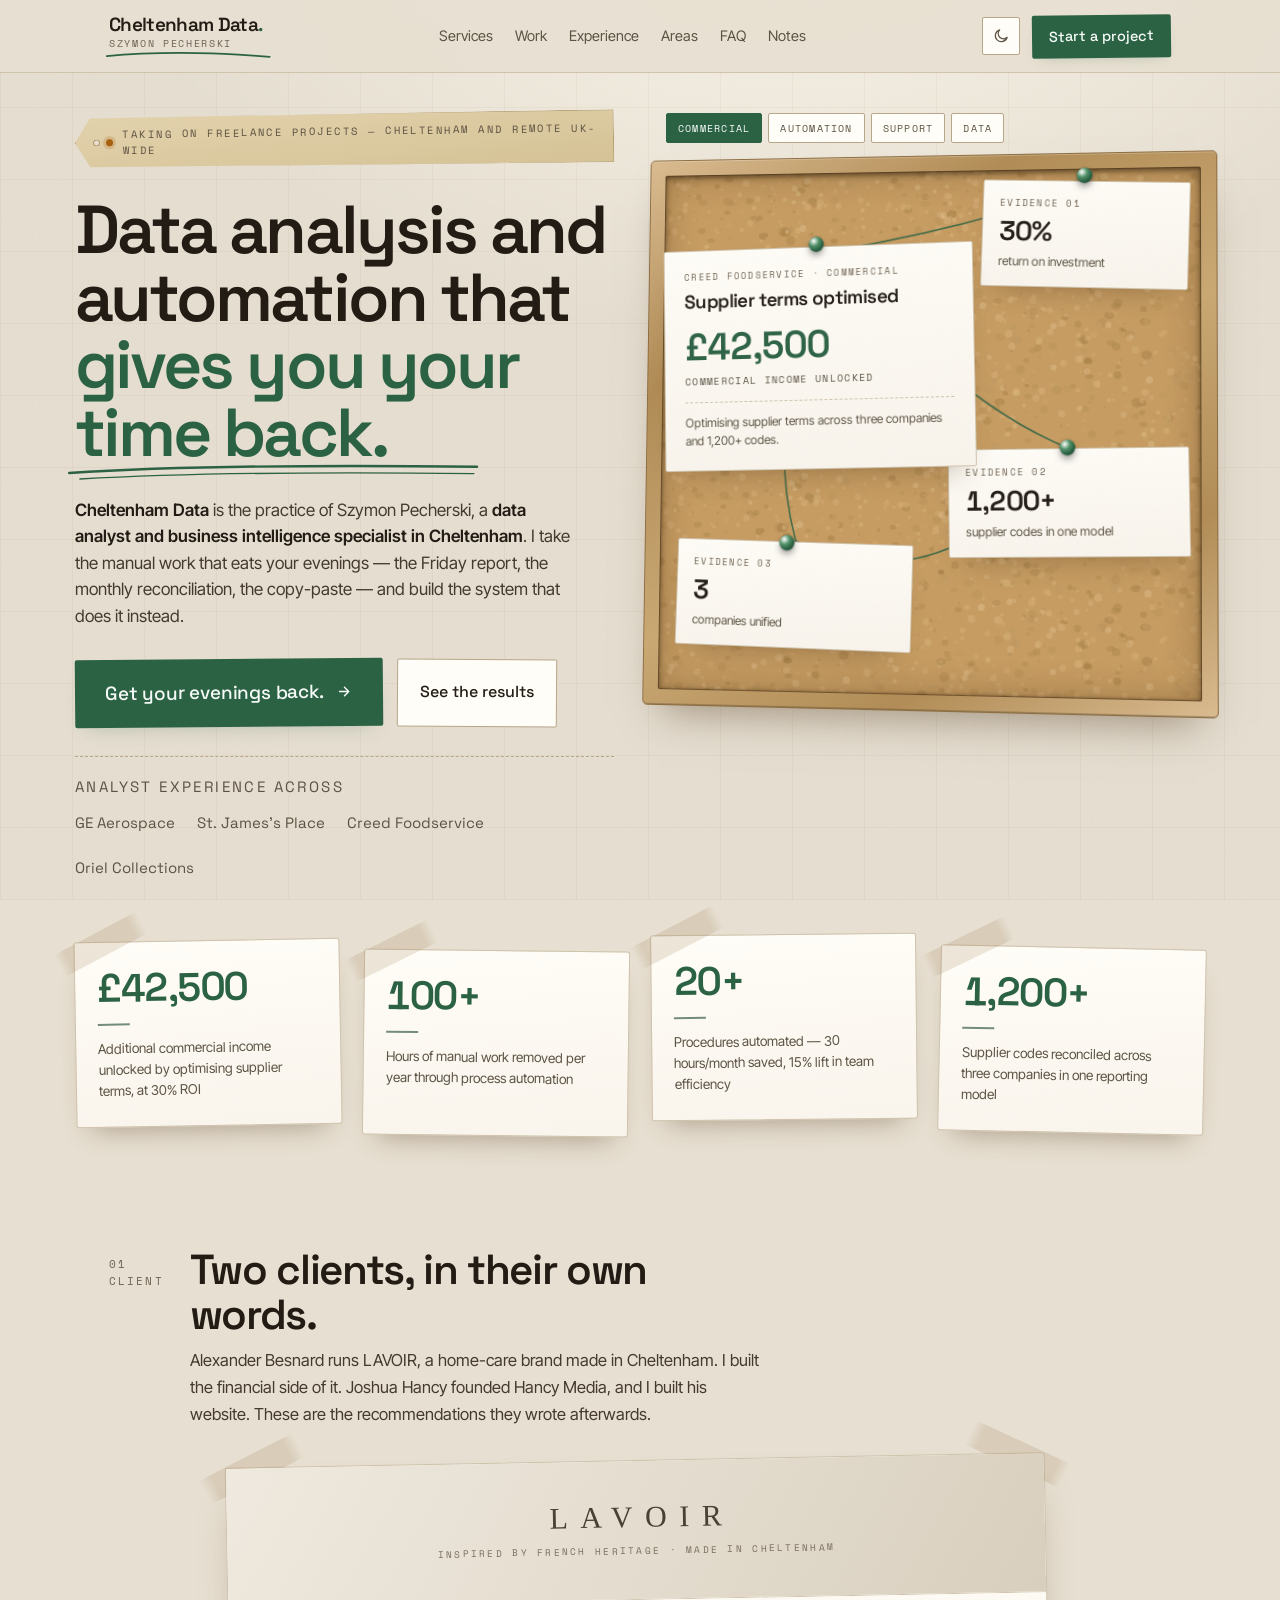
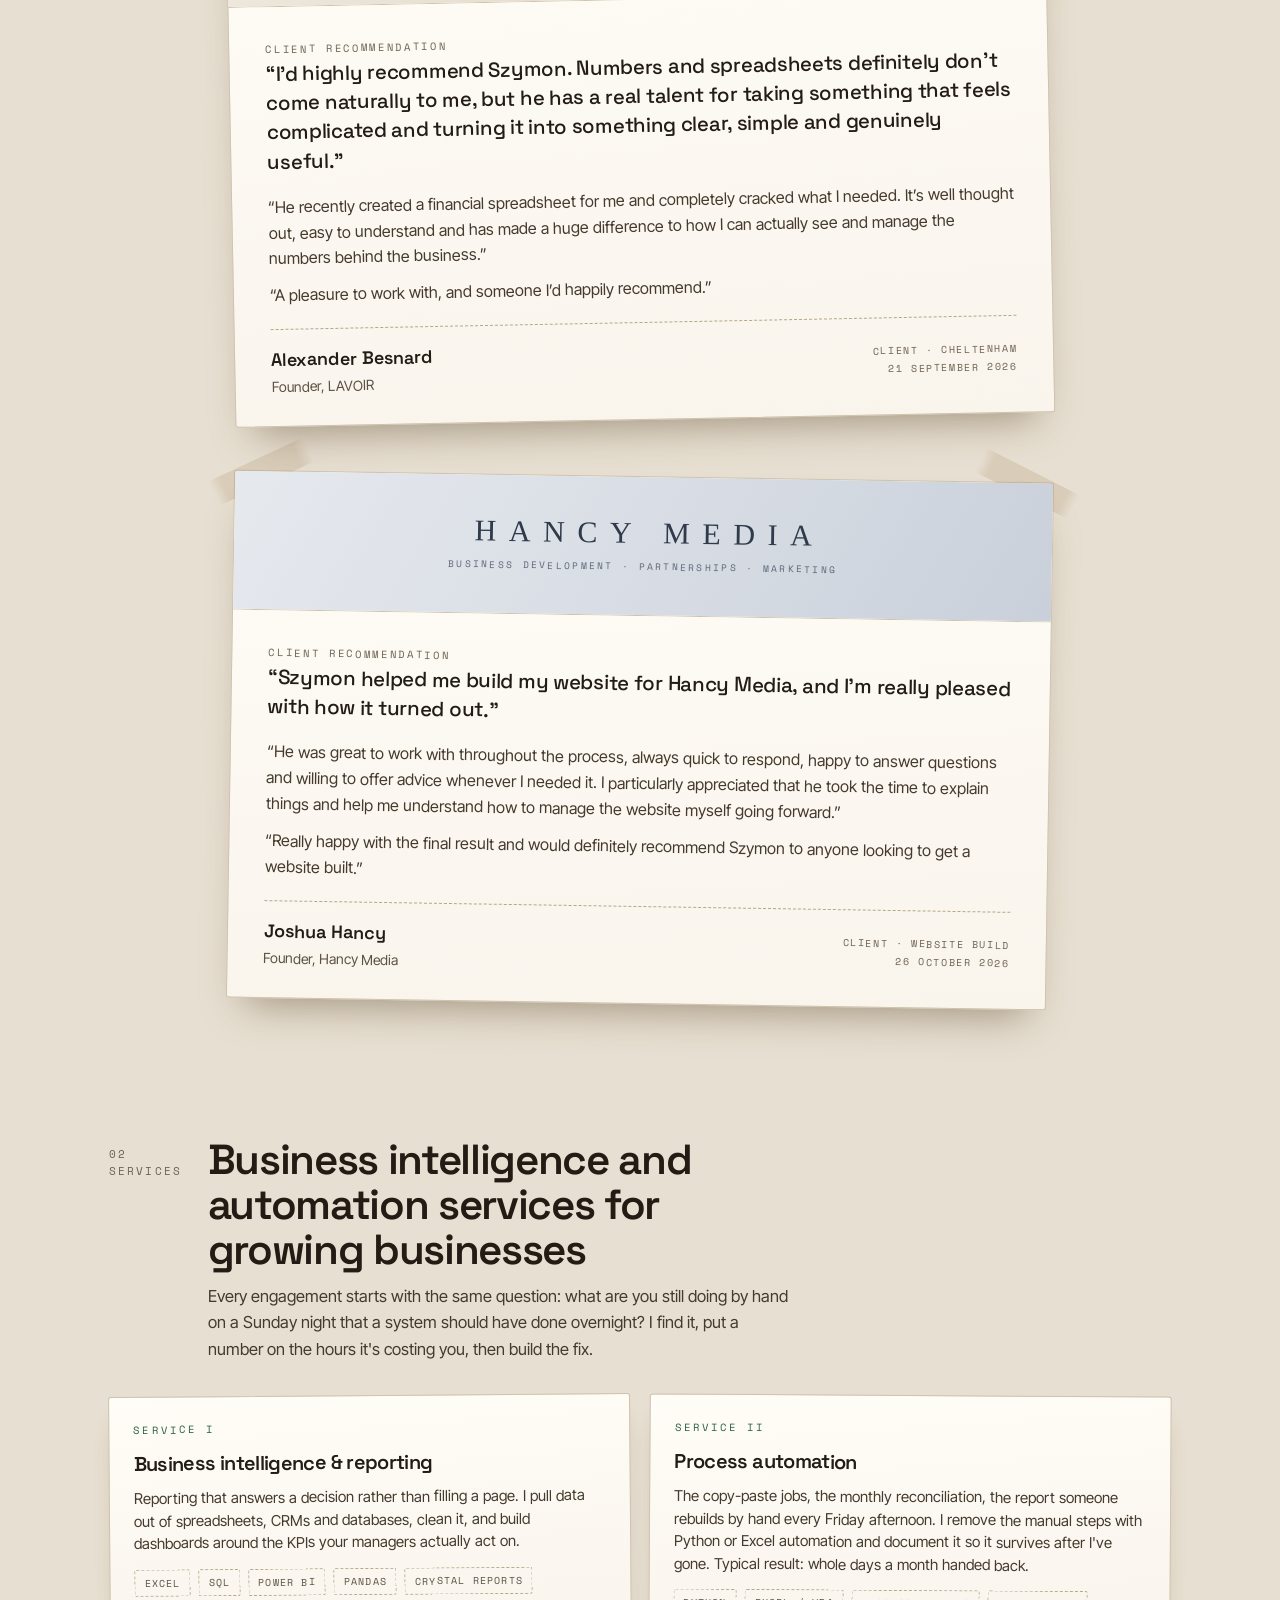
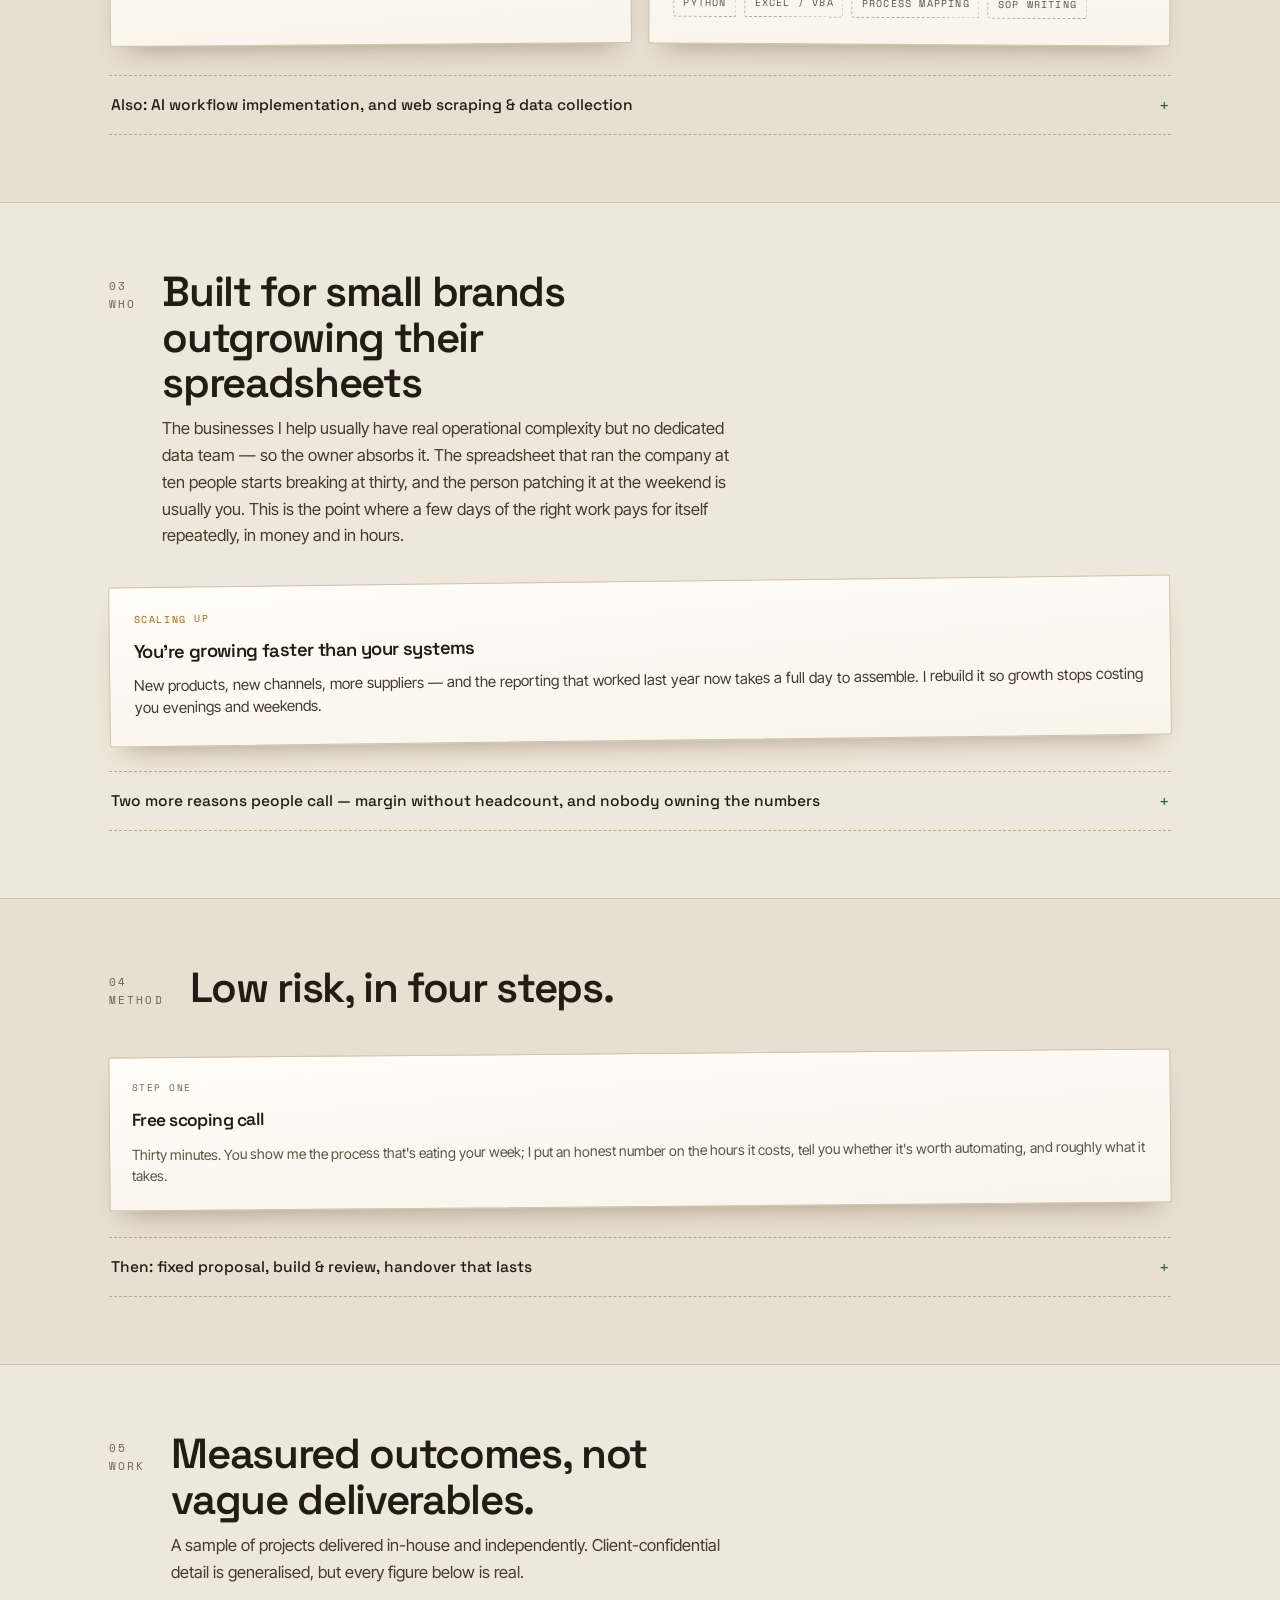
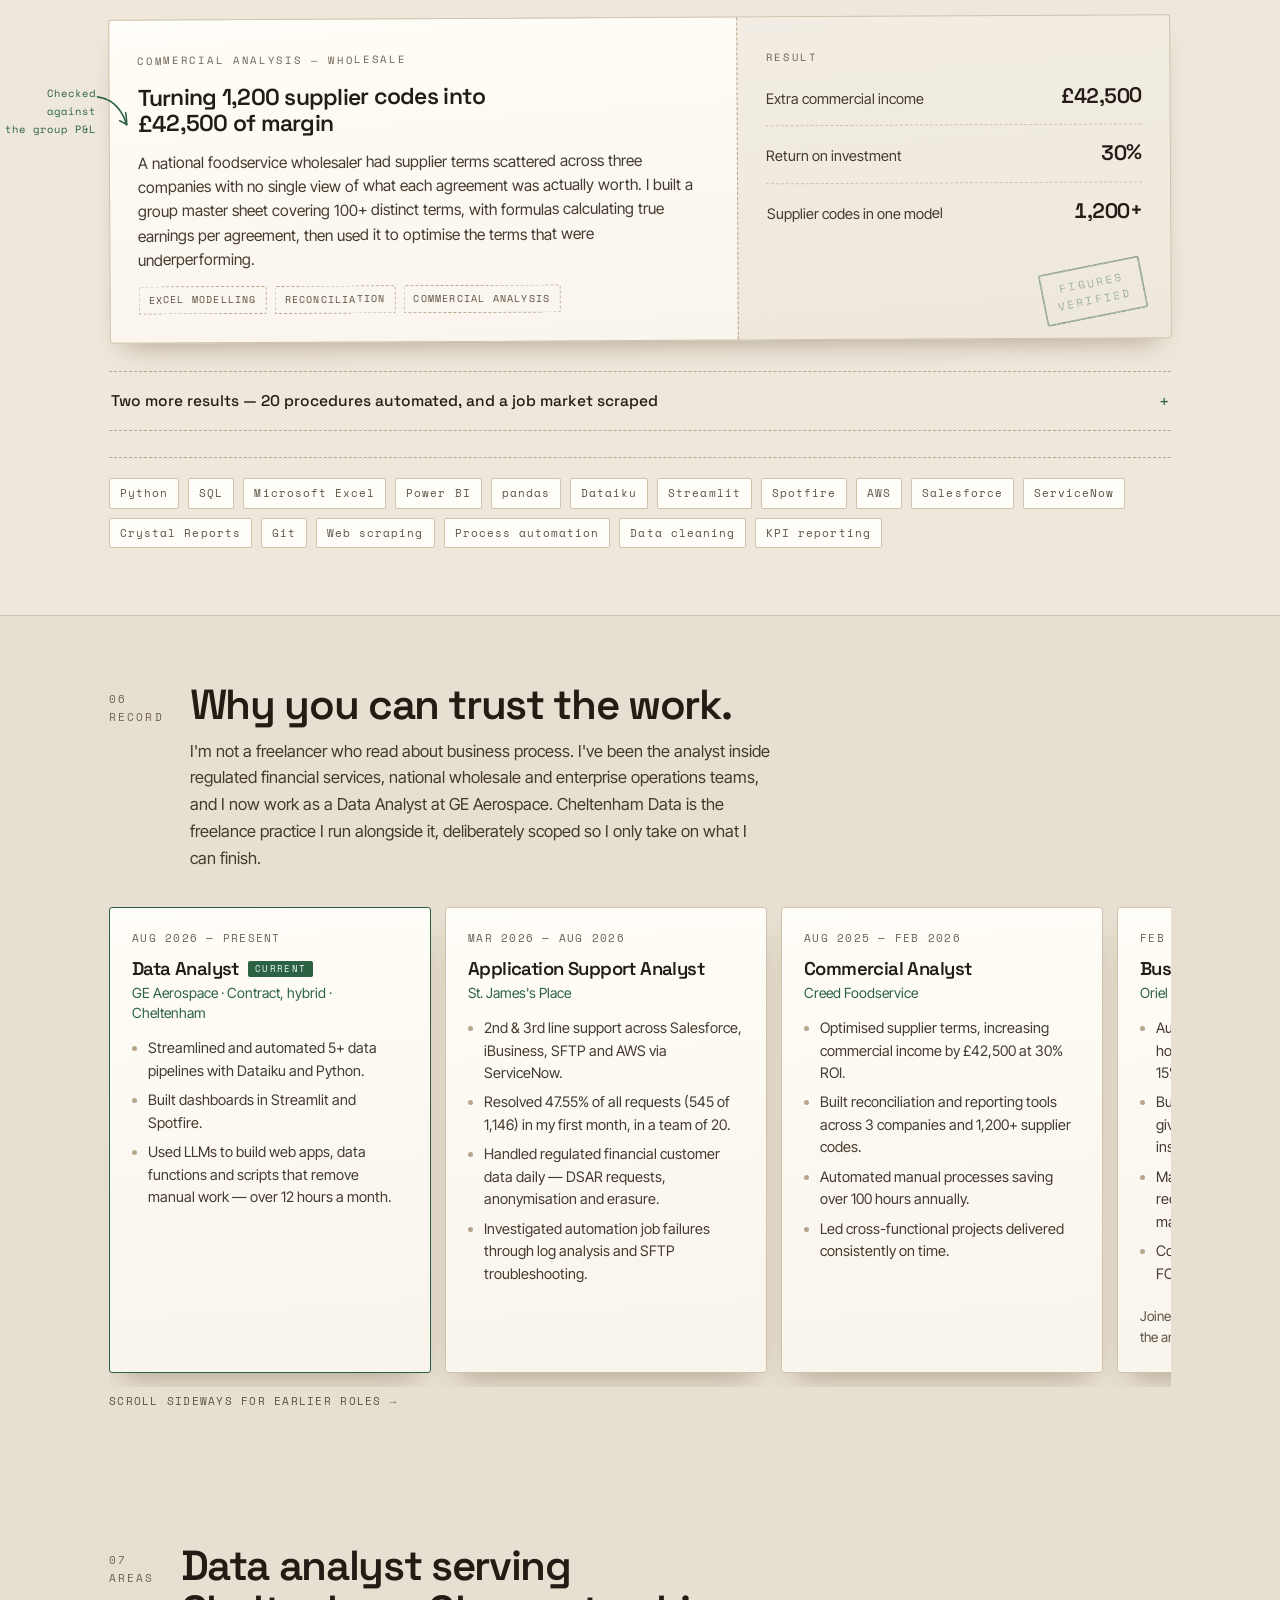
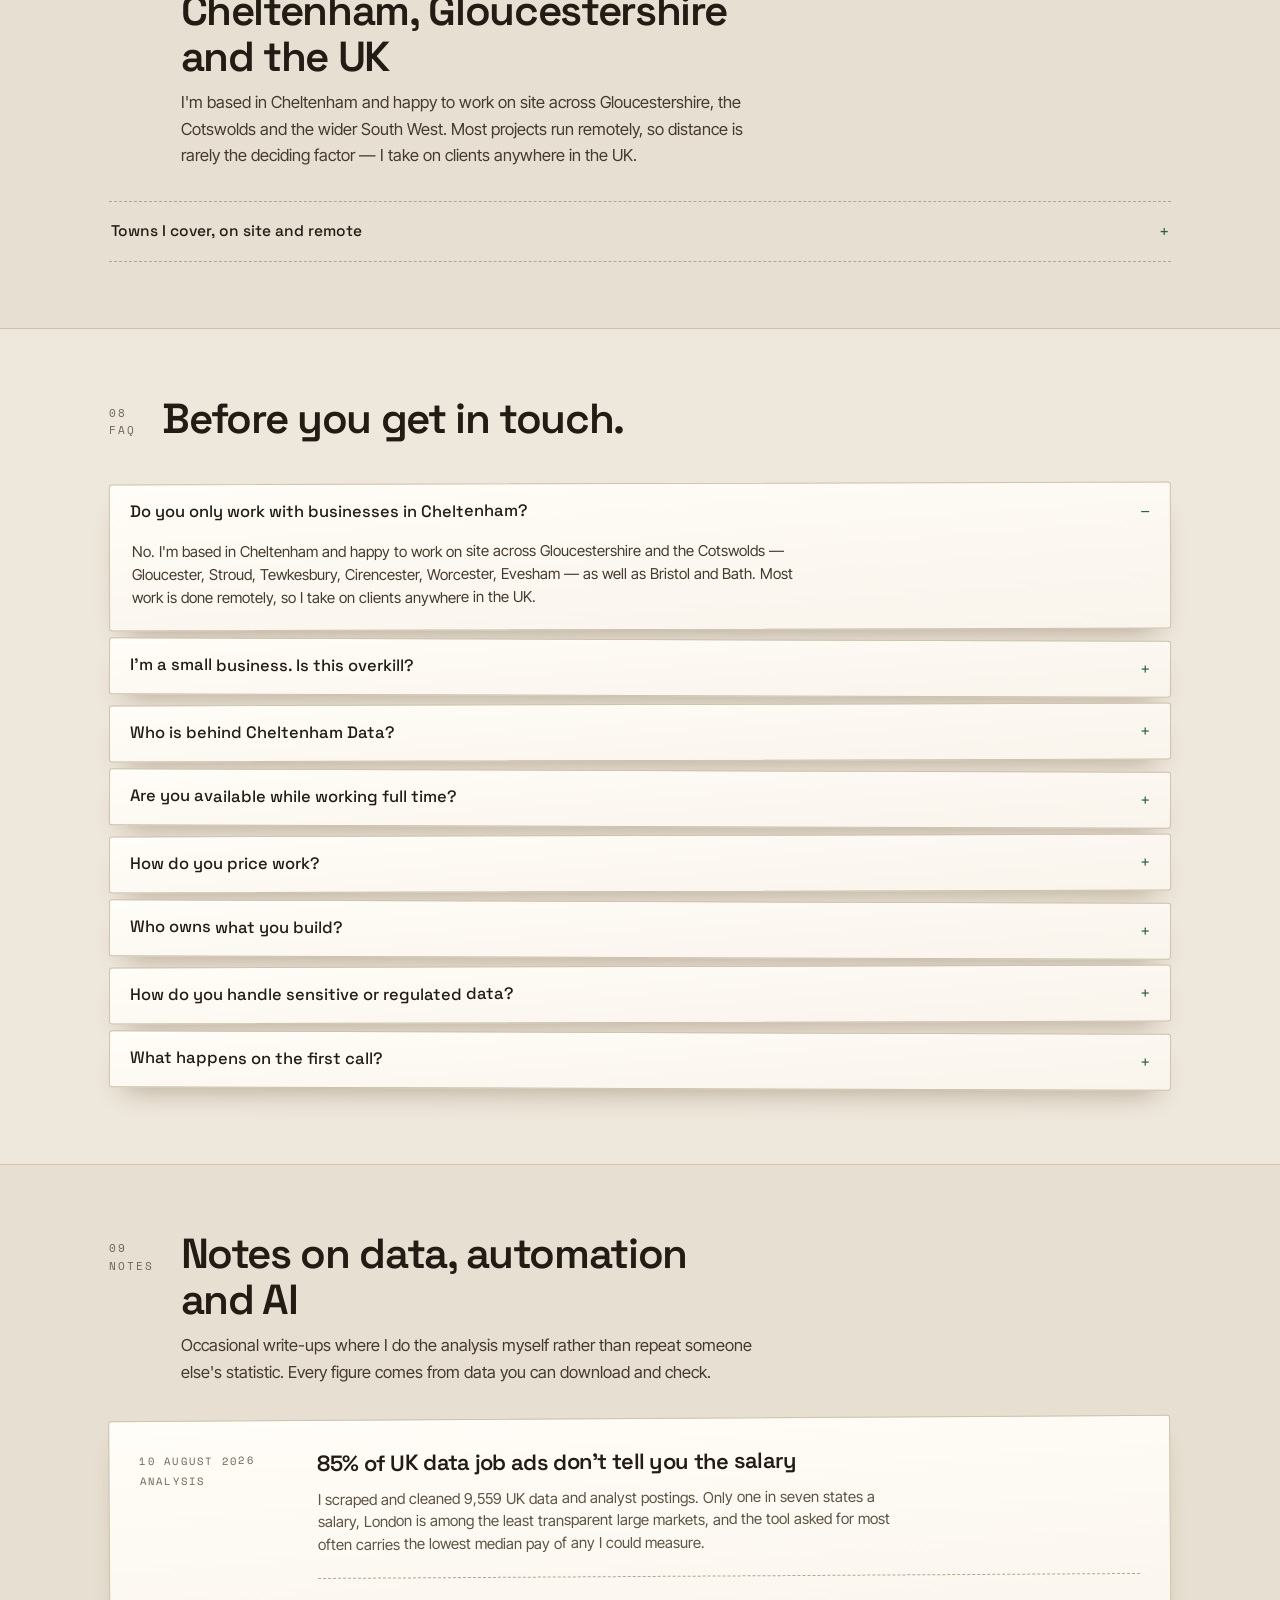
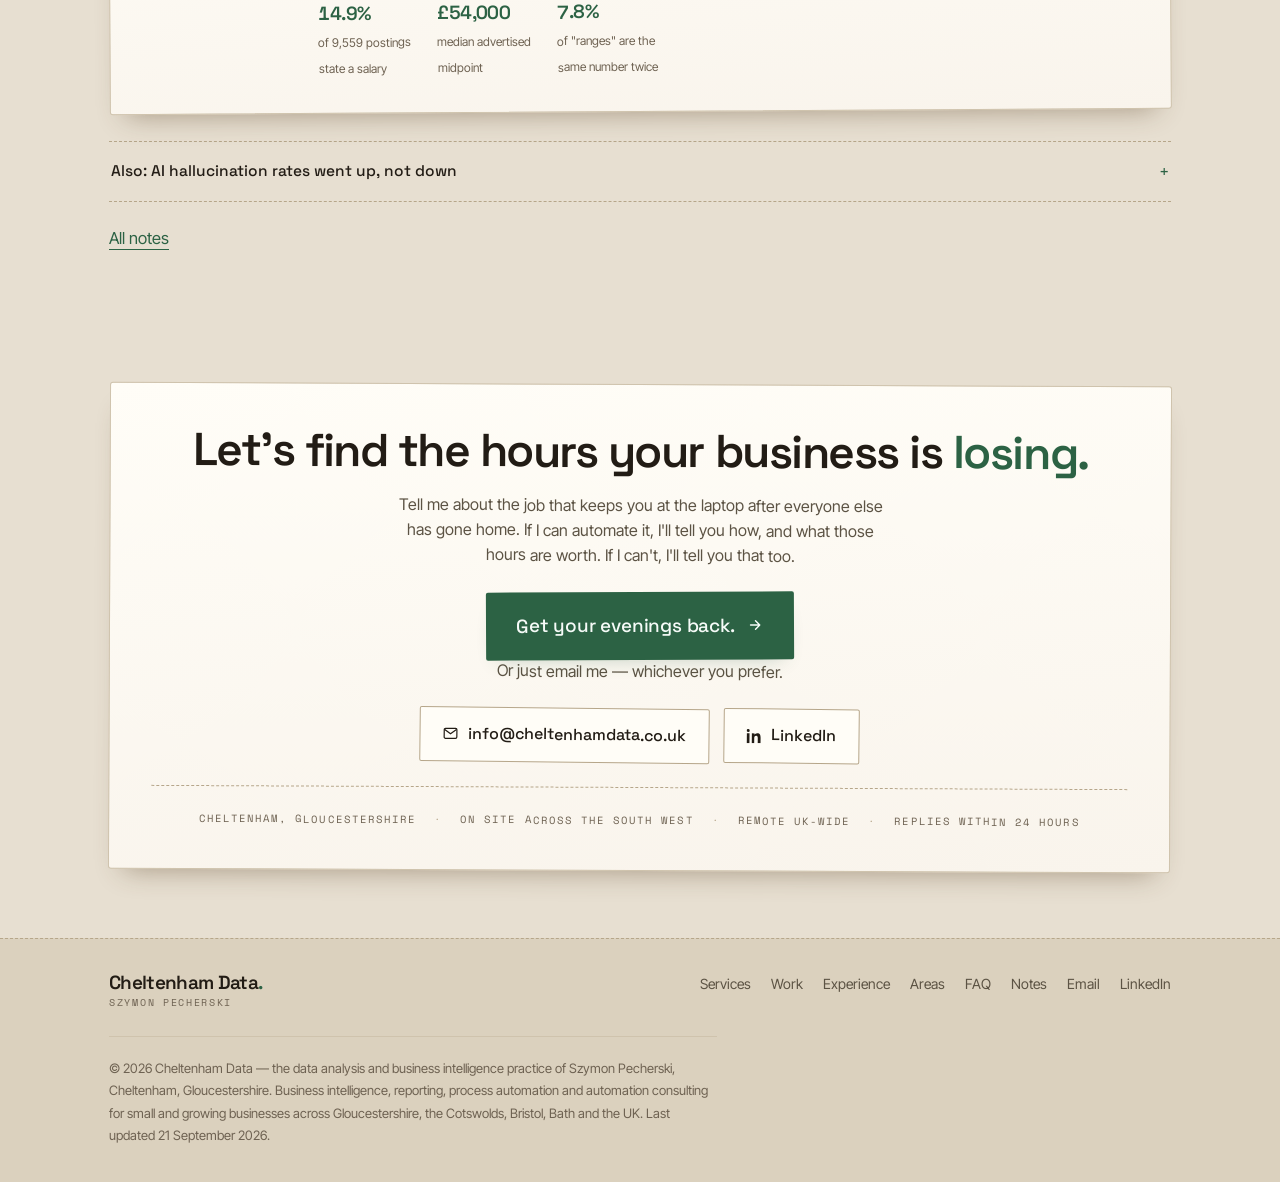
<file: index.html>
<!DOCTYPE html>
<html lang="en-GB">
<head>
<meta charset="utf-8">
<meta name="viewport" content="width=device-width, initial-scale=1, viewport-fit=cover">

<title>Cheltenham Data | Automation that gives you your time back</title>
<meta name="description" content="Cheltenham Data — freelance data analyst &amp; BI specialist in Cheltenham. Dashboards, reporting and automation that hand your evenings back.">
<meta name="author" content="Szymon Pecherski">
<meta name="theme-color" content="#e7dfd1" id="tc">
<meta name="color-scheme" content="light dark">
<meta name="robots" content="index, follow, max-image-preview:large, max-snippet:-1, max-video-preview:-1">
<link rel="canonical" href="https://cheltenhamdata.co.uk/">
<link rel="alternate" hreflang="en-GB" href="https://cheltenhamdata.co.uk/">
<link rel="alternate" hreflang="x-default" href="https://cheltenhamdata.co.uk/">

<meta name="geo.region" content="GB-GLS">
<meta name="geo.placename" content="Cheltenham, Gloucestershire">
<meta name="geo.position" content="51.9000;-2.0800">
<meta name="ICBM" content="51.9000, -2.0800">

<meta property="og:type" content="website">
<meta property="og:site_name" content="Cheltenham Data">
<meta property="og:title" content="Cheltenham Data | Automation that gives you your time back">
<meta property="og:description" content="You didn't start a business to rebuild the same report every Friday. Reporting and automation that hand those hours back — £42,500 unlocked.">
<meta property="og:url" content="https://cheltenhamdata.co.uk/">
<meta property="og:locale" content="en_GB">
<meta property="og:image" content="https://cheltenhamdata.co.uk/og-image.png">
<meta property="og:image:width" content="1200">
<meta property="og:image:height" content="630">
<meta property="og:image:alt" content="Cheltenham Data — data analysis and business intelligence, Cheltenham">
<meta property="og:image:type" content="image/png">
<meta name="twitter:card" content="summary_large_image">
<meta name="twitter:title" content="Cheltenham Data | Automation that gives you your time back">
<meta name="twitter:description" content="Dashboards, reporting and automation that hand your evenings back. For small brands across Gloucestershire and the UK.">
<meta name="twitter:image" content="https://cheltenhamdata.co.uk/og-image.png">
<meta name="twitter:image:alt" content="Cheltenham Data — data analysis and business intelligence, Cheltenham">

<link rel="icon" href="/favicon.ico" sizes="16x16 32x32 48x48">
<link rel="icon" href="/icon-192.png" type="image/png" sizes="192x192">
<link rel="icon" href="/favicon.svg" type="image/svg+xml">
<link rel="apple-touch-icon" href="/apple-touch-icon.png">
<link rel="manifest" href="/site.webmanifest">

<!-- Fonts are self-hosted (see tools/build_assets.py): no third-party request,
     no render-blocking stylesheet, no data leaving the visitor's browser. -->
<link rel="preload" href="/fonts/space-grotesk-600.woff2" as="font" type="font/woff2" crossorigin>
<link rel="preload" href="/fonts/inter-tight-400.woff2" as="font" type="font/woff2" crossorigin>

<!-- Theme, resolved before first paint so the page never flashes the wrong one.
     Light is the default: the site is paper, and a first-time visitor should
     see it that way whatever their operating system is set to. Dark is one
     click away and remembered. Visitors without JavaScript get light too,
     because the stylesheet's base palette is the light one. -->
<script>
(function(){
  var t; try{ t = localStorage.getItem('cd-theme'); }catch(e){}
  if(t !== 'light' && t !== 'dark') t = 'light';
  document.documentElement.setAttribute('data-theme', t);
})();
</script>

<script type="application/ld+json">
{
  "@context": "https://schema.org",
  "@graph": [
    {
      "@type": ["ProfessionalService","LocalBusiness"],
      "@id": "https://cheltenhamdata.co.uk/#business",
      "name": "Cheltenham Data",
      "alternateName": ["Szymon Pecherski — Data & BI Consulting", "Szymon Pecherski Data Analyst Cheltenham"],
      "description": "Cheltenham Data is the freelance data analysis and business intelligence practice of Szymon Pecherski, a data analyst based in Cheltenham. Business intelligence and reporting, process automation, AI workflow implementation and web data collection for small and growing businesses — built to hand owners and their teams their hours back.",
      "url": "https://cheltenhamdata.co.uk/",
      "image": "https://cheltenhamdata.co.uk/og-image.png",
      "logo": "https://cheltenhamdata.co.uk/logo.png",
      "slogan": "Data analysis and automation that gives you your time back.",
      "email": "info@cheltenhamdata.co.uk",
      "priceRange": "££",
      "currenciesAccepted": "GBP",
      "knowsLanguage": "en-GB",
      "sameAs": [
        "https://www.linkedin.com/in/szy05/",
        "https://github.com/SzymonDevGit"
      ],
      "review": [
        { "@id": "https://cheltenhamdata.co.uk/#review-besnard" },
        { "@id": "https://cheltenhamdata.co.uk/#review-hancy" }
      ],
      "contactPoint": {
        "@type": "ContactPoint",
        "contactType": "sales",
        "email": "info@cheltenhamdata.co.uk",
        "areaServed": "GB",
        "availableLanguage": "English"
      },
      "address": {
        "@type": "PostalAddress",
        "addressLocality": "Cheltenham",
        "addressRegion": "Gloucestershire",
        "addressCountry": "GB"
      },
      "geo": { "@type": "GeoCoordinates", "latitude": 51.9000, "longitude": -2.0800 },
      "areaServed": [
        { "@type": "City", "name": "Cheltenham" },
        { "@type": "City", "name": "Gloucester" },
        { "@type": "City", "name": "Stroud" },
        { "@type": "City", "name": "Tewkesbury" },
        { "@type": "City", "name": "Cirencester" },
        { "@type": "City", "name": "Worcester" },
        { "@type": "City", "name": "Evesham" },
        { "@type": "City", "name": "Bristol" },
        { "@type": "City", "name": "Bath" },
        { "@type": "AdministrativeArea", "name": "Gloucestershire" },
        { "@type": "AdministrativeArea", "name": "The Cotswolds" },
        { "@type": "Country", "name": "United Kingdom" }
      ],
      "founder": { "@id": "https://cheltenhamdata.co.uk/#person" },
      "provider": { "@id": "https://cheltenhamdata.co.uk/#person" },
      "hasOfferCatalog": {
        "@type": "OfferCatalog",
        "name": "Data and automation services",
        "itemListElement": [
          { "@type": "Offer", "itemOffered": {
            "@type": "Service", "@id": "https://cheltenhamdata.co.uk/#svc-bi",
            "name": "Business intelligence & reporting",
            "serviceType": "Business intelligence consulting",
            "description": "Dashboards and KPI reporting built from spreadsheets, CRMs and databases using Excel, SQL and Power BI.",
            "provider": { "@id": "https://cheltenhamdata.co.uk/#business" },
            "areaServed": { "@id": "https://cheltenhamdata.co.uk/#area" } } },
          { "@type": "Offer", "itemOffered": {
            "@type": "Service", "@id": "https://cheltenhamdata.co.uk/#svc-automation",
            "name": "Process automation",
            "serviceType": "Business process automation",
            "description": "Removing manual, repetitive business processes with Python and Excel automation, documented with SOPs.",
            "provider": { "@id": "https://cheltenhamdata.co.uk/#business" },
            "areaServed": { "@id": "https://cheltenhamdata.co.uk/#area" } } },
          { "@type": "Offer", "itemOffered": {
            "@type": "Service", "@id": "https://cheltenhamdata.co.uk/#svc-ai",
            "name": "AI workflow implementation",
            "serviceType": "AI workflow consulting",
            "description": "Building language models into existing business workflows with guardrails and human review steps.",
            "provider": { "@id": "https://cheltenhamdata.co.uk/#business" },
            "areaServed": { "@id": "https://cheltenhamdata.co.uk/#area" } } },
          { "@type": "Offer", "itemOffered": {
            "@type": "Service", "@id": "https://cheltenhamdata.co.uk/#svc-scraping",
            "name": "Web scraping & data collection",
            "serviceType": "Web data collection",
            "description": "Custom data collectors for competitor pricing, market listings and supplier catalogues.",
            "provider": { "@id": "https://cheltenhamdata.co.uk/#business" },
            "areaServed": { "@id": "https://cheltenhamdata.co.uk/#area" } } }
        ]
      }
    },
    {
      "@type": "Person",
      "@id": "https://cheltenhamdata.co.uk/#person",
      "name": "Szymon Pecherski",
      "jobTitle": "Data Analyst & Business Intelligence Specialist",
      "url": "https://cheltenhamdata.co.uk/",
      "email": "info@cheltenhamdata.co.uk",
      "homeLocation": { "@type": "Place", "name": "Cheltenham, Gloucestershire, UK" },
      "address": {
        "@type": "PostalAddress",
        "addressLocality": "Cheltenham",
        "addressRegion": "Gloucestershire",
        "addressCountry": "GB"
      },
      "hasOccupation": {
        "@type": "Occupation",
        "name": "Data Analyst",
        "occupationLocation": { "@type": "City", "name": "Cheltenham" },
        "skills": "Business intelligence, data analysis, process automation, Python, SQL, Power BI"
      },
      "sameAs": [
        "https://www.linkedin.com/in/szy05/",
        "https://github.com/SzymonDevGit"
      ],
      "knowsAbout": ["Business Intelligence","Data Analysis","Process Automation","Python","SQL","Microsoft Excel","Power BI","pandas","Web Scraping","AI Workflow Design","KPI Reporting","Data Cleaning"],
      "worksFor": { "@type": "Organization", "name": "GE Aerospace" }
    },
    {
      "@type": "Review",
      "@id": "https://cheltenhamdata.co.uk/#review-besnard",
      "itemReviewed": { "@id": "https://cheltenhamdata.co.uk/#business" },
      "datePublished": "2026-08-18",
      "inLanguage": "en-GB",
      "author": {
        "@type": "Person",
        "name": "Alexander Besnard",
        "jobTitle": "Founder",
        "worksFor": { "@type": "Organization", "name": "LAVOIR" }
      },
      "reviewBody": "I'd highly recommend Szymon. Numbers and spreadsheets definitely don't come naturally to me, but he has a real talent for taking something that feels complicated and turning it into something clear, simple and genuinely useful. He recently created a financial spreadsheet for me and completely cracked what I needed. It's well thought out, easy to understand and has made a huge difference to how I can actually see and manage the numbers behind the business. Szymon is also incredibly friendly, approachable and clearly very good at what he does. It's great to see a young local entrepreneur building something for himself and just getting on with it. A pleasure to work with, and someone I'd happily recommend."
    },
    {
      "@type": "Review",
      "@id": "https://cheltenhamdata.co.uk/#review-hancy",
      "itemReviewed": { "@id": "https://cheltenhamdata.co.uk/#business" },
      "datePublished": "2026-10-26",
      "inLanguage": "en-GB",
      "author": {
        "@type": "Person",
        "name": "Joshua Hancy",
        "jobTitle": "Founder",
        "worksFor": { "@type": "Organization", "name": "Hancy Media" }
      },
      "reviewBody": "Szymon helped me build my website for Hancy Media, and I'm really pleased with how it turned out. He was great to work with throughout the process, always quick to respond, happy to answer questions and willing to offer advice whenever I needed it. I particularly appreciated that he took the time to explain things and help me understand how to manage the website myself going forward. Really happy with the final result and would definitely recommend Szymon to anyone looking to get a website built. Thanks again for all your help!"
    },
    {
      "@type": "WebSite",
      "@id": "https://cheltenhamdata.co.uk/#website",
      "url": "https://cheltenhamdata.co.uk/",
      "name": "Cheltenham Data",
      "alternateName": "Cheltenham Data — Data Analyst & BI Specialist, Cheltenham",
      "inLanguage": "en-GB",
      "publisher": { "@id": "https://cheltenhamdata.co.uk/#business" }
    },
    {
      "@type": "AdministrativeArea",
      "@id": "https://cheltenhamdata.co.uk/#area",
      "name": "United Kingdom — on site across Gloucestershire, the Cotswolds and the South West; remote UK-wide"
    },
    {
      "@type": "WebPage",
      "@id": "https://cheltenhamdata.co.uk/#webpage",
      "url": "https://cheltenhamdata.co.uk/",
      "name": "Cheltenham Data | Data Analyst & BI Specialist in Cheltenham",
      "description": "Cheltenham Data is a freelance data analysis and business intelligence practice in Cheltenham. Dashboards, reporting and process automation that hand your evenings back, for growing small brands across Gloucestershire and the UK.",
      "inLanguage": "en-GB",
      "isPartOf": { "@id": "https://cheltenhamdata.co.uk/#website" },
      "about": { "@id": "https://cheltenhamdata.co.uk/#business" },
      "mainEntity": { "@id": "https://cheltenhamdata.co.uk/#business" },
      "primaryImageOfPage": "https://cheltenhamdata.co.uk/og-image.png",
      "dateModified": "2026-09-21"
    },
    {
      "@type": "FAQPage",
      "@id": "https://cheltenhamdata.co.uk/#faq",
      "mainEntity": [
        { "@type": "Question", "name": "Do you only work with businesses in Cheltenham?",
          "acceptedAnswer": { "@type": "Answer", "text": "No. I'm based in Cheltenham and happy to work on site across Gloucestershire and the Cotswolds — Gloucester, Stroud, Tewkesbury, Cirencester, Worcester, Evesham — as well as Bristol and Bath. Most work is done remotely, so I take on clients anywhere in the UK." } },
        { "@type": "Question", "name": "I'm a small business. Is this overkill?",
          "acceptedAnswer": { "@type": "Answer", "text": "Usually the opposite. Small and growing businesses are where a few days of automation work pays back fastest, because nobody has had time to build proper systems yet. If you or your team are spending hours a week in spreadsheets, that is exactly the problem I solve — those hours are not coming back on their own, and fixing it is cheaper than the headcount you would otherwise add." } },
        { "@type": "Question", "name": "Who is behind Cheltenham Data?",
          "acceptedAnswer": { "@type": "Answer", "text": "Cheltenham Data is the freelance practice of Szymon Pecherski, a data analyst in Cheltenham. It is a one-person practice, so the person you scope the work with is the person who builds it — there is no account manager and nothing is handed to a subcontractor." } },
        { "@type": "Question", "name": "Are you available while working full time?",
          "acceptedAnswer": { "@type": "Answer", "text": "Yes. I take on a limited number of freelance projects alongside my role as a data analyst at GE Aerospace, which is why I scope carefully and quote fixed timelines. If a project needs more capacity than I honestly have, I will say so at the scoping call rather than take it on and miss a deadline." } },
        { "@type": "Question", "name": "How do you price work?",
          "acceptedAnswer": { "@type": "Answer", "text": "Fixed price per project, agreed in writing before I start. You will know the cost, the deliverable and the deadline up front. For open-ended or ongoing work, a monthly retainer with a defined scope." } },
        { "@type": "Question", "name": "Who owns what you build?",
          "acceptedAnswer": { "@type": "Answer", "text": "You do. Code, dashboards, models and documentation are handed over in full at the end of the project, written to be maintained by your team. No lock-in and no dependency on me to keep it running." } },
        { "@type": "Question", "name": "How do you handle sensitive or regulated data?",
          "acceptedAnswer": { "@type": "Answer", "text": "I have handled regulated financial customer data daily, including DSAR requests, anonymisation and erasure, and contributed to FCA and Cyber Essentials audits. I work inside your existing controls, sign an NDA or DPA, and keep data in your environment." } },
        { "@type": "Question", "name": "What happens on the first call?",
          "acceptedAnswer": { "@type": "Answer", "text": "You walk me through the process that is costing you time or money. I ask questions, and by the end you will have an honest view of whether it is worth fixing, roughly what it would take, and whether I am the right person for it. Free, no obligation, about thirty minutes." } }
      ]
    }
  ]
}
</script>

<style>
/* ============================================================
   SELF-HOSTED WEBFONTS — subsetted, inlined, zero third-party
   requests. Regenerate with: python tools/build_assets.py
   ============================================================ */
/* FONTS:BEGIN — generated by tools/build_assets.py, do not edit */
@font-face{ font-family: 'Space Grotesk'; font-style: normal; font-weight: 400; font-display: swap; src: url(/fonts/space-grotesk-400.woff2) format('woff2'); }
@font-face{ font-family: 'Space Grotesk'; font-style: normal; font-weight: 500; font-display: swap; src: url(/fonts/space-grotesk-500.woff2) format('woff2'); }
@font-face{ font-family: 'Space Grotesk'; font-style: normal; font-weight: 600; font-display: swap; src: url(/fonts/space-grotesk-600.woff2) format('woff2'); }
@font-face{ font-family: 'Inter Tight'; font-style: normal; font-weight: 400; font-display: swap; src: url(/fonts/inter-tight-400.woff2) format('woff2'); }
@font-face{ font-family: 'Inter Tight'; font-style: normal; font-weight: 500; font-display: swap; src: url(/fonts/inter-tight-500.woff2) format('woff2'); }
@font-face{ font-family: 'Inter Tight'; font-style: normal; font-weight: 600; font-display: swap; src: url(/fonts/inter-tight-600.woff2) format('woff2'); }
@font-face{ font-family: 'Space Mono'; font-style: normal; font-weight: 400; font-display: swap; src: url(/fonts/space-mono-400.woff2) format('woff2'); }
/* FONTS:END */

/* ============================================================
   THE BENCH — printed sheets on a desk, marked up in green pen.

   Two themes, and dark is not a variable swap: the materials have
   to behave the other way round. Tape darkens the sheet beneath it
   on paper and lightens it in the dark. The cork is one image either
   way, veiled darker by a multiply layer at night. Shadows lengthen
   and cool.

   Every colour is a token. The two palettes below are the whole
   theming layer — nothing else in the stylesheet hard-codes a
   colour, so a third theme would be one more block.
   ============================================================ */
:root{
  /* paper — the default */
  --bg:#e7dfd1; --bg-2:#eee7db; --card:#f9f4ec; --card-2:#fffdf7; --deep:#dbd1be;
  --sunk:rgba(206,194,172,.26);
  --line:#cfc3ad; --line-2:#b6a68a;
  --text:#221c15; --body:#443a2d; --muted:#5c5344; --faint:#6e6252;

  --tooth:.075; --grid:rgba(120,92,54,.05); --lamp:rgba(255,251,240,.75);
  --hdr:rgba(231,223,209,.9);

  --cork-1:#c69c62; --cork-veil:#ffffff;      /* white multiplies to nothing */
  --frame-1:#d9bb90; --frame-2:#b18c56; --frame-3:#c9a874; --frame-edge:#8d6e42;


  --tape:rgba(146,112,66,.17); --tape-edge:rgba(120,90,52,.13);
  --manila:#e2d2ac; --manila-2:#d5c296; --manila-edge:#b39c6d; --tag-ink:#5c5140;

  --accent:#2c6244; --accent-2:#519169; --accent-d:#1a4430; --on-accent:#f6fbf8;
  --accent-soft:rgba(44,98,68,.1); --accent-glow:rgba(44,98,68,.3);
  --signal:#a8620f; --sig-halo:rgba(168,98,15,.2);

  --shadow-s:0 8px 16px -10px rgba(84,60,32,.42);
  --shadow-m:0 16px 28px -16px rgba(84,60,32,.45);
  --shadow-l:0 24px 40px -20px rgba(84,60,32,.5);

  --disp:'Space Grotesk',ui-sans-serif,system-ui,sans-serif;
  --sans:'Inter Tight',-apple-system,BlinkMacSystemFont,'Segoe UI',Roboto,Helvetica,Arial,sans-serif;
  --mono:'Space Mono',ui-monospace,SFMono-Regular,Menlo,monospace;
  --ease:cubic-bezier(.22,1,.36,1);
  --maxw:1130px;
}

/* Dark, applied two ways on purpose: by attribute for the toggle, and by
   media query for visitors with no JavaScript. The two blocks are identical
   and must stay that way — change one, change the other. */
:root[data-theme="dark"]{
  --bg:#15110d; --bg-2:#1a1611; --card:#221c15; --card-2:#2a2219; --deep:#100d09;
  --sunk:rgba(0,0,0,.22);
  --line:#332a20; --line-2:#4a3c2d;
  --text:#f1e8db; --body:#c3b5a3; --muted:#9a8b78; --faint:#8b7c6a;

  --tooth:.05; --grid:rgba(205,156,96,.045); --lamp:rgba(255,226,170,.06);
  --hdr:rgba(21,17,13,.9);

  --cork-1:#c69c62; --cork-veil:#6a5330;      /* multiplies the tile down */
  --frame-1:#6d5533; --frame-2:#4b3a22; --frame-3:#5d4930; --frame-edge:#2f2415;


  --tape:rgba(255,240,214,.07); --tape-edge:rgba(255,240,214,.07);
  --manila:#5c4a2b; --manila-2:#4a3b21; --manila-edge:#7a643c; --tag-ink:#e0d2b4;

  --accent:#5fb182; --accent-2:#8ed4ab; --accent-d:#3d8b60; --on-accent:#0e1a13;
  --accent-soft:rgba(95,177,130,.13); --accent-glow:rgba(95,177,130,.4);
  --signal:#dda04a; --sig-halo:rgba(221,160,74,.22);

  --shadow-s:0 8px 16px -10px rgba(0,0,0,.6);
  --shadow-m:0 16px 30px -16px rgba(0,0,0,.66);
  --shadow-l:0 26px 46px -20px rgba(0,0,0,.72);
}

*,*::before,*::after{box-sizing:border-box}
html{scroll-behavior:smooth;-webkit-text-size-adjust:100%}
/* Clip on main, not on html. Decorative overhangs — the cork frame's 28px, the
   testimonial's tape — poke past the gutter at a handful of in-between widths
   and let the whole page slide sideways. clip rather than hidden so no scroll
   container is created, and on main rather than html because clipping the root
   stops the sticky header sticking; the header and mobile nav are siblings of
   main, so neither is affected. */
main{overflow-x:clip}
body{margin:0;background:var(--bg);color:var(--body);font-family:var(--sans);
  font-size:16.5px;line-height:1.56;-webkit-font-smoothing:antialiased;overflow-x:hidden}
img{max-width:100%;display:block}
a{color:inherit;text-decoration:none}
p{margin:0}
h1,h2,h3{font-family:var(--disp);color:var(--text);margin:0;font-weight:600;letter-spacing:-.032em}
::selection{background:var(--accent);color:var(--on-accent)}
:focus-visible{outline:2px solid var(--accent);outline-offset:3px;border-radius:2px}
.sr{position:absolute;width:1px;height:1px;padding:0;margin:-1px;overflow:hidden;
  clip:rect(0 0 0 0);white-space:nowrap;border:0}
.skip{position:absolute;left:-9999px;top:0;z-index:99;background:var(--accent);color:var(--on-accent);
  padding:12px 20px;font-family:var(--disp);font-weight:500}
.skip:focus{left:0}
.wrap{width:100%;max-width:var(--maxw);margin:0 auto;padding:0 34px;position:relative}
.mark{font-family:var(--mono);font-size:10.5px;letter-spacing:.16em;text-transform:uppercase;color:var(--faint)}

/* the desk: paper tooth, a cutting-mat grid, and a lamp overhead */
body::before{content:"";position:fixed;inset:0;z-index:0;pointer-events:none;opacity:var(--tooth);
  background-image:url("data:image/svg+xml;utf8,<svg xmlns='http://www.w3.org/2000/svg' width='170' height='170'><filter id='n'><feTurbulence type='fractalNoise' baseFrequency='.8' numOctaves='3'/></filter><rect width='170' height='170' filter='url(%23n)'/></svg>")}
body::after{content:"";position:fixed;inset:0;z-index:0;pointer-events:none;
  background:
    repeating-linear-gradient(0deg,var(--grid) 0 1px,transparent 1px 72px),
    repeating-linear-gradient(90deg,var(--grid) 0 1px,transparent 1px 72px),
    radial-gradient(980px 620px at 62% -10%,var(--lamp),transparent 70%)}
.z{position:relative;z-index:1}


/* ---------- header ---------- */
header{position:sticky;top:0;z-index:50;background:var(--hdr);backdrop-filter:blur(9px);
  -webkit-backdrop-filter:blur(9px);border-bottom:1px solid var(--line)}
.hd{display:flex;align-items:center;justify-content:space-between;gap:22px;height:72px}
/* Brand lockup: the trading name people see in emails, with the person behind
   it named underneath — the site is a sole trader, not a separate company. */
.brand{font-family:var(--disp);font-size:19px;font-weight:600;letter-spacing:-.035em;color:var(--text);
  line-height:1.1;position:relative;padding-bottom:8px;white-space:nowrap}
.brand i{color:var(--accent);font-style:normal}
.brand small{display:block;font-family:var(--mono);font-size:10px;letter-spacing:.17em;
  text-transform:uppercase;color:var(--faint);font-weight:400;margin-top:3px}
.brand svg{position:absolute;left:-4px;bottom:-3px;width:calc(100% + 14px);height:11px;overflow:visible}
nav.links{display:flex;gap:22px}
nav.links a{font-size:14.5px;color:var(--muted);transition:color .2s}
nav.links a:hover{color:var(--accent)}
.hd-r{display:flex;align-items:center;gap:12px}
.pill{font-family:var(--disp);font-weight:500;font-size:14.5px;color:var(--on-accent);background:var(--accent);
  padding:10px 17px;border-radius:2px;transform:rotate(-.7deg);white-space:nowrap;
  box-shadow:0 6px 14px -8px var(--accent-glow);transition:transform .25s var(--ease)}
.pill:hover{transform:rotate(-.7deg) translateY(-2px)}

/* the lamp switch */
.tgl{width:38px;height:38px;flex:none;display:grid;place-items:center;cursor:pointer;padding:0;
  background:var(--card-2);border:1px solid var(--line-2);border-radius:2px;color:var(--muted);
  transition:color .2s,border-color .2s}
.tgl:hover{color:var(--accent);border-color:var(--accent)}
.tgl svg{display:none}
:root[data-theme="dark"] .tgl .i-sun{display:block}
:root:not([data-theme="dark"]) .tgl .i-moon{display:block}

.burger{display:none;width:38px;height:38px;flex:none;padding:0;cursor:pointer;
  background:var(--card-2);border:1px solid var(--line-2);border-radius:2px;place-items:center}
.burger span{display:block;width:16px;height:1.4px;background:var(--text);margin:3.6px auto;
  transition:.3s var(--ease)}
.burger.open span:nth-child(1){transform:translateY(5px) rotate(45deg)}
.burger.open span:nth-child(2){opacity:0}
.burger.open span:nth-child(3){transform:translateY(-5px) rotate(-45deg)}
.mnav{display:none;position:sticky;top:72px;z-index:49;background:var(--bg-2);
  border-bottom:1px solid var(--line);padding:8px 34px 18px}
.mnav.open{display:block}
.mnav a{display:block;padding:11px 0;border-bottom:1px dashed var(--line);color:var(--body);font-size:15.5px}
.mnav a:last-child{border-bottom:0;margin-top:12px;text-align:center;background:var(--accent);
  color:var(--on-accent);font-family:var(--disp);font-weight:500;padding:12px}

/* pen strokes, normalised to one dash length so every mark draws at one speed */
.ink path{fill:none;stroke:var(--accent);stroke-linecap:round;stroke-linejoin:round;
  stroke-dasharray:1000;stroke-dashoffset:1000;transition:stroke-dashoffset 1.1s var(--ease) .1s,stroke .3s}
.ink.in path{stroke-dashoffset:0}

/* ---------- the manila tag ---------- */
.tag{position:relative;display:inline-flex;align-items:center;gap:10px;margin-bottom:30px;
  background:linear-gradient(174deg,var(--manila),var(--manila-2));border:1px solid var(--manila-edge);
  clip-path:polygon(0 50%,15px 2px,100% 0,100% 100%,15px calc(100% - 2px));
  padding:9px 16px 9px 30px;box-shadow:var(--shadow-s);transform:rotate(-.8deg)}
.tag .eye{position:absolute;left:17px;top:50%;width:7px;height:7px;margin-top:-3.5px;border-radius:50%;
  background:var(--bg);box-shadow:inset 0 0 0 1px var(--manila-edge)}
.tag span{font-family:var(--mono);font-size:10.5px;letter-spacing:.14em;text-transform:uppercase;color:var(--tag-ink)}
.tag i{width:7px;height:7px;border-radius:50%;background:var(--signal);box-shadow:0 0 0 3px var(--sig-halo)}
.tag svg{position:absolute;left:-46px;top:-16px;width:60px;height:44px;overflow:visible}

/* ---------- hero ---------- */
.hero{padding:40px 0 54px;display:grid;grid-template-columns:minmax(0,1fr) minmax(0,1fr);
  gap:52px;align-items:start}
h1{font-size:clamp(38px,5.3vw,68px);line-height:1.0;letter-spacing:-.043em;margin:0}
h1 em{font-style:normal;color:var(--accent);position:relative;display:inline-block}
h1 em svg{position:absolute;left:-14px;bottom:-14px;width:calc(100% + 28px);height:20px;overflow:visible}
.strap{font-size:17px;line-height:1.55;margin:30px 0 0;max-width:50ch;color:var(--body)}
.strap b{color:var(--text);font-weight:600}
.cta{display:flex;gap:14px;margin-top:30px;flex-wrap:wrap}
.btn{font-family:var(--disp);font-weight:500;font-size:16px;padding:14px 22px;border-radius:2px;
  display:inline-flex;align-items:center;gap:10px;transition:transform .25s var(--ease),box-shadow .25s,
  border-color .25s,color .25s}
.btn.solid{background:var(--accent);color:var(--on-accent);transform:rotate(-.5deg);
  box-shadow:0 10px 20px -12px var(--accent-glow)}
.btn.solid:hover{transform:rotate(-.5deg) translateY(-2px)}
.btn.big{font-size:19px;padding:19px 30px;gap:12px;letter-spacing:-.01em}
.btn.line{border:1px solid var(--line-2);color:var(--text);transform:rotate(.4deg);background:var(--card-2)}
.btn.line:hover{border-color:var(--accent);color:var(--accent);transform:rotate(.4deg) translateY(-2px)}
.clients{margin-top:30px;padding-top:18px;border-top:1px dashed var(--line-2)}
.clients .mark{display:block;margin-bottom:12px}
.clients div{display:flex;gap:22px;flex-wrap:wrap}
.clients span{font-family:var(--disp);font-size:15px;color:var(--muted)}

/* ---------- the evidence board ---------- */
.boardwrap{perspective:1600px}
/* clear of the frame, which overhangs the board by 32px */
.tabs{display:flex;gap:6px;margin-bottom:42px;flex-wrap:wrap}
.tabs button{font-family:var(--mono);font-size:9.5px;letter-spacing:.13em;text-transform:uppercase;
  background:var(--card-2);border:1px solid var(--line-2);border-radius:2px;
  color:var(--muted);padding:7px 11px;cursor:pointer;transition:.18s}
.tabs button:hover{color:var(--text)}
.tabs button[aria-selected="true"]{color:var(--on-accent);background:var(--accent);border-color:var(--accent)}

.board{position:relative;width:100%;max-width:520px;height:496px;transform-style:preserve-3d;
  transform:rotateY(-7deg) rotateX(3deg);transition:transform .8s var(--ease);will-change:transform}
/* The cork surface is a 300px tile of ~1,160 chips drawn by
   tools/build_assets.py, wrapped at every edge so it repeats seamlessly.
   Two approaches that look obvious and are not: a lattice of
   radial-gradients tiles on a visible grid and reads as polka dots, and
   feTurbulence — filtered or raw — reads as smooth hardboard while emitting
   per-channel colour noise that tints the board into confetti. The one
   turbulence pass left here is only large-scale mottling on top.
   In the dark theme --cork-veil multiplies the whole thing down. */
.cork{position:absolute;inset:-32px -28px -28px -28px;border-radius:5px;transform:translateZ(0);
  border:1px solid var(--frame-edge);
  background:linear-gradient(148deg,var(--frame-1),var(--frame-2) 26%,var(--frame-3) 54%,
    var(--frame-2) 78%,var(--frame-1));
  box-shadow:var(--shadow-l),inset 0 1px 0 rgba(255,255,255,.22),inset 0 -1px 0 rgba(0,0,0,.2)}
.cork::before{content:"";position:absolute;inset:15px;border-radius:2px;
  background-color:var(--cork-1);
  background-image:
    linear-gradient(var(--cork-veil),var(--cork-veil)),
    url("/cork.svg"),
    url("data:image/svg+xml;utf8,<svg xmlns='http://www.w3.org/2000/svg' width='560' height='560'><filter id='d'><feTurbulence type='fractalNoise' baseFrequency='.035' numOctaves='3' seed='5'/><feColorMatrix type='saturate' values='0'/></filter><rect width='560' height='560' filter='url(%23d)' opacity='.26'/></svg>");
  background-size:cover,300px 300px,560px 560px;
  background-blend-mode:multiply,normal,multiply;
  box-shadow:inset 0 0 34px rgba(58,36,12,.32),inset 0 2px 5px rgba(38,24,8,.4),
    inset 0 -1px 3px rgba(38,24,8,.24)}
/* the frame throws a soft shadow onto the cork it holds */
.cork::after{content:"";position:absolute;inset:15px;border-radius:2px;pointer-events:none;
  box-shadow:inset 0 3px 7px rgba(38,24,8,.34),inset 0 0 0 1px rgba(50,32,10,.3)}
.threads{position:absolute;inset:0;transform:translateZ(7px);overflow:visible}
.threads path{fill:none;stroke:var(--accent);stroke-width:1.6;stroke-linecap:round;opacity:.85;
  stroke-dasharray:1000;stroke-dashoffset:1000;transition:stroke-dashoffset 1.3s var(--ease),stroke .3s}
.board.in .threads path{stroke-dashoffset:0}

.view{position:absolute;inset:0;transform-style:preserve-3d}
.view[hidden]{display:none}
.slip{position:absolute;background:linear-gradient(176deg,var(--card-2),var(--card));
  border:1px solid var(--line);border-radius:2px;padding:15px 16px 16px;box-shadow:var(--shadow-m)}
.slip::after{content:"";position:absolute;inset:0;border-radius:2px;pointer-events:none;opacity:.05;
  background-image:url("data:image/svg+xml;utf8,<svg xmlns='http://www.w3.org/2000/svg' width='110' height='110'><filter id='s'><feTurbulence type='fractalNoise' baseFrequency='1.1' numOctaves='2'/></filter><rect width='110' height='110' filter='url(%23s)'/></svg>")}
.slip .k{font-family:var(--mono);font-size:9px;letter-spacing:.14em;text-transform:uppercase;
  color:var(--faint);display:block;margin-bottom:7px}
.slip .v{font-family:var(--disp);font-weight:600;color:var(--text);line-height:1;letter-spacing:-.03em;
  font-variant-numeric:tabular-nums;font-size:27px}
.slip .l{font-size:12px;color:var(--muted);margin-top:8px;line-height:1.45}
.slip.main{left:0;top:13%;width:60%;padding:19px 20px 20px;transform:translateZ(34px) rotate(-1.4deg)}
.slip.main h3{font-size:19px;line-height:1.2;margin:0 0 14px}
.slip.main .v{font-size:38px;color:var(--accent)}
.slip.main .l{font-family:var(--mono);font-size:9.5px;letter-spacing:.14em;text-transform:uppercase;margin-top:9px}
.slip.main .cap{margin:13px 0 0;padding-top:11px;border-top:1px dashed var(--line);
  font-size:12px;line-height:1.5;color:var(--muted)}
.slip.s1{left:61%;top:0;width:39%;transform:translateZ(20px) rotate(1.7deg)}
.slip.s2{left:55%;top:53%;width:45%;transform:translateZ(27px) rotate(-1deg)}
.slip.s3{left:2%;top:72%;width:46%;transform:translateZ(14px) rotate(1.2deg)}

/* pin heads in the pen colour, with a specular hit so they read as domed */
.ph{position:absolute;width:15px;height:15px;border-radius:50%;transform:translate(-50%,-50%) translateZ(48px);
  background:radial-gradient(circle at 33% 28%,#fff,var(--accent-2) 34%,var(--accent) 62%,var(--accent-d));
  box-shadow:0 4px 7px -1px rgba(0,0,0,.45),0 0 0 1px rgba(0,0,0,.12)}
.ph.p0{left:30%;top:13%} .ph.p1{left:80.5%;top:0} .ph.p2{left:77.5%;top:53%} .ph.p3{left:25%;top:72%}

/* ---------- taped cards ---------- */
.figband{padding:6px 0 54px}
.cards{display:grid;grid-template-columns:repeat(4,1fr);gap:22px}
.tcard{position:relative;background:linear-gradient(176deg,var(--card-2),var(--card));
  border:1px solid var(--line);border-radius:3px;padding:26px 22px;box-shadow:var(--shadow-m)}
/* Resting tilts use the independent rotate/translate properties, not
   transform. The reveal below animates transform, and if the two shared a
   property every tilt would have to be restored by hand on .in — which is
   exactly the kind of rule that silently stops matching. */
.tcard:nth-child(1){rotate:-1deg}
.tcard:nth-child(2){rotate:.7deg;translate:0 10px}
.tcard:nth-child(3){rotate:-.6deg;translate:0 -6px}
.tcard:nth-child(4){rotate:1.2deg;translate:0 7px}
/* on paper the tape darkens what's under it; in the dark it lightens */
.tcard::before{content:"";position:absolute;top:-11px;left:-20px;width:92px;height:25px;
  transform:rotate(-27deg);background:var(--tape);
  border-left:1px solid var(--tape-edge);border-right:1px solid var(--tape-edge);
  box-shadow:0 2px 5px rgba(0,0,0,.14);
  -webkit-mask-image:linear-gradient(90deg,transparent,#000 12%,#000 88%,transparent);
  mask-image:linear-gradient(90deg,transparent,#000 12%,#000 88%,transparent)}
.tcard .n{font-family:var(--disp);font-size:clamp(29px,3.1vw,40px);font-weight:600;color:var(--accent);
  line-height:1;letter-spacing:-.038em;font-variant-numeric:tabular-nums}
.tcard .bar{width:32px;height:2px;background:var(--accent-d);margin-top:15px;opacity:.6}
.tcard .t{font-size:13.5px;color:var(--muted);margin-top:13px;line-height:1.55}

/* ---------- sections ---------- */
section{padding:clamp(44px,5.2vw,68px) 0;position:relative}
.band{background:var(--bg-2);border-block:1px solid var(--line)}
.sec-hd{display:grid;grid-template-columns:auto 1fr;gap:26px;align-items:start;margin-bottom:clamp(22px,2.6vw,32px)}
.sec-no{font-family:var(--mono);font-size:10.5px;letter-spacing:.2em;color:var(--faint);padding-top:9px;
  line-height:1.7}
.sec-hd h2{font-size:clamp(27px,3.4vw,42px);line-height:1.08;margin-bottom:10px;max-width:21ch}
.sec-hd .lede{margin:0;color:var(--body);max-width:58ch;font-size:16.5px;line-height:1.62}
.chips{margin-top:14px;display:flex;gap:8px;flex-wrap:wrap}
.chips span{font-family:var(--mono);font-size:10px;letter-spacing:.12em;text-transform:uppercase;
  color:var(--muted);border:1px dashed var(--line-2);border-radius:2px;padding:5px 9px}
.sheet{position:relative;background:linear-gradient(176deg,var(--card-2),var(--card));
  border:1px solid var(--line);border-radius:3px;box-shadow:var(--shadow-m)}

/* 01 services */
.svc{display:grid;grid-template-columns:1fr 1fr;gap:18px}
.svc-item{padding:24px 24px 26px}
.svc-item:nth-child(1){rotate:-.45deg}
.svc-item:nth-child(2){rotate:.35deg}
.svc-item:nth-child(3){rotate:.5deg}
.svc-item:nth-child(4){rotate:-.3deg}
.svc-item .num{font-family:var(--mono);font-size:10.5px;letter-spacing:.2em;text-transform:uppercase;
  color:var(--accent);display:block;margin-bottom:14px}
.svc-item h3{font-size:20px;line-height:1.2;margin-bottom:12px}
.svc-item p{font-size:15px;line-height:1.5;color:var(--body)}

/* 02 who it's for */
.who-grid{display:grid;grid-template-columns:repeat(auto-fit,minmax(260px,1fr));gap:18px}
.who-card{padding:24px 24px 26px}
.who-card:nth-child(1){rotate:-.7deg}
.who-card:nth-child(2){rotate:.4deg;translate:0 9px}
.who-card:nth-child(3){rotate:-.35deg}
.who-card .sig{font-family:var(--mono);font-size:10px;letter-spacing:.16em;text-transform:uppercase;
  color:var(--signal);display:block;margin-bottom:13px}
.who-card h3{font-size:18.5px;line-height:1.24;margin-bottom:11px}
.who-card p{font-size:15px;line-height:1.5;color:var(--body)}

/* 03 process */
.steps{display:grid;grid-template-columns:repeat(auto-fit,minmax(215px,1fr));gap:18px;position:relative}
.step{padding:22px 22px 24px}
.step:nth-child(odd){rotate:-.5deg}
.step:nth-child(even){rotate:.6deg;translate:0 8px}
.step b{font-family:var(--mono);font-size:9.5px;letter-spacing:.16em;text-transform:uppercase;
  color:var(--faint);font-weight:400;display:block;margin-bottom:12px}
.step h3{font-size:17.5px;margin-bottom:10px}
.step p{font-size:14px;line-height:1.5;color:var(--muted)}

/* 04 work — case sheets, one of them stamped */
.case{position:relative;display:grid;grid-template-columns:minmax(0,1.45fr) minmax(0,1fr);
  border-radius:3px;margin-bottom:22px}
.case:nth-of-type(1){rotate:-.3deg}
.case:nth-of-type(2){rotate:.25deg}
.case:nth-of-type(3){rotate:-.2deg}
.case-l{padding:26px 28px 28px}
.case-l h3{font-size:23px;line-height:1.16;margin:12px 0 14px;max-width:26ch}
.case-l p{font-size:15.5px;line-height:1.56;color:var(--body)}
.case-r{padding:26px 28px 28px;border-left:1px dashed var(--line-2);background:var(--sunk)}
.row{display:flex;align-items:baseline;justify-content:space-between;gap:16px;padding:12px 0;
  border-bottom:1px dashed var(--line)}
.row:last-of-type{border-bottom:0}
.row b{font-weight:400;font-size:14.5px;color:var(--body)}
.row u{font-family:var(--disp);font-size:21px;font-weight:600;color:var(--text);text-decoration:none;
  font-variant-numeric:tabular-nums;letter-spacing:-.025em}
.stamp{position:absolute;right:26px;bottom:20px;border:2px solid var(--accent);border-radius:3px;
  padding:8px 12px;transform:rotate(-11deg);color:var(--accent);opacity:.82;pointer-events:none;
  -webkit-mask-image:url("data:image/svg+xml;utf8,<svg xmlns='http://www.w3.org/2000/svg' width='140' height='80'><filter id='r'><feTurbulence type='fractalNoise' baseFrequency='.7' numOctaves='3'/></filter><rect width='140' height='80' filter='url(%23r)'/></svg>");
  mask-image:url("data:image/svg+xml;utf8,<svg xmlns='http://www.w3.org/2000/svg' width='140' height='80'><filter id='r'><feTurbulence type='fractalNoise' baseFrequency='.7' numOctaves='3'/></filter><rect width='140' height='80' filter='url(%23r)'/></svg>");
  -webkit-mask-size:cover;mask-size:cover}
.stamp span{font-family:var(--mono);font-size:11px;letter-spacing:.22em;text-transform:uppercase;
  display:block;text-align:center;line-height:1.5}
.margin-note{position:absolute;left:-118px;top:64px;width:104px;font-family:var(--mono);font-size:10.5px;
  line-height:1.7;color:var(--accent);text-align:right}
.margin-note svg{position:absolute;right:-34px;top:6px;width:34px;height:40px;overflow:visible}
.stack{display:flex;flex-wrap:wrap;gap:9px;margin-top:26px;padding-top:20px;border-top:1px dashed var(--line-2)}
.stack span{font-family:var(--mono);font-size:10.5px;letter-spacing:.1em;color:var(--muted);
  border:1px solid var(--line);border-radius:2px;padding:6px 10px;background:var(--card-2)}

/* 05 said — a client's letterhead taped to the board.
   The masthead is a text wordmark sitting on a background image, so if the
   banner file is missing or slow the strip still reads as LAVOIR's letterhead
   rather than collapsing to a broken image. Swap --lv-banner to ship it. */
.said .sheet{max-width:820px;margin:0 auto;rotate:-1.1deg;box-shadow:var(--shadow-l)}
/* a second letter pinned below the first, leaning the other way */
.said .sheet + .sheet{margin-top:56px;rotate:.9deg}
.said .head{position:relative;aspect-ratio:1128/191;overflow:hidden;
  border-bottom:1px solid var(--line);border-radius:2px 2px 0 0;
  background:var(--lv-banner,none) center/cover no-repeat,
    linear-gradient(120deg,#efe9df,#e3dbcd 55%,#d8cfbe)}
.said .head-in{position:absolute;inset:0;display:flex;flex-direction:column;
  align-items:center;justify-content:center;gap:11px;text-align:center;padding:0 14px}
.said .lv{font-family:Georgia,'Times New Roman',serif;font-size:30px;line-height:1;
  letter-spacing:.42em;text-indent:.42em;color:#4a4034}
.said .lvs{font-family:var(--mono);font-size:9.5px;letter-spacing:.24em;
  text-transform:uppercase;color:#7b6f5e}
/* Hancy Media's masthead: same recipe, cooler paper */
.said .hm .head{background:linear-gradient(120deg,#e6e9ee,#d7dce4 55%,#c9d0da)}
.said .hm .lv{color:#2f3a4a}
.said .hm .lvs{color:#5d6878}
/* two tape tabs, same recipe as the figure cards above */
.said .tape{position:absolute;width:104px;height:27px;background:var(--tape);
  border-left:1px solid var(--tape-edge);border-right:1px solid var(--tape-edge);
  box-shadow:0 2px 5px rgba(0,0,0,.14);
  -webkit-mask-image:linear-gradient(90deg,transparent,#000 12%,#000 88%,transparent);
  mask-image:linear-gradient(90deg,transparent,#000 12%,#000 88%,transparent)}
.said .tape.l{top:-13px;left:-26px;transform:rotate(-26deg)}
.said .tape.r{top:-13px;right:-26px;transform:rotate(26deg)}
.said .body{padding:28px 36px 26px}
.said blockquote{margin:0}
.said .body p{font-size:16px;line-height:1.62;color:var(--body);margin:0 0 11px}
.said .body p:first-of-type{font-family:var(--disp);font-weight:500;font-size:20.5px;
  line-height:1.42;letter-spacing:-.014em;color:var(--text);margin-bottom:18px}
.said .sig{margin-top:20px;padding-top:16px;border-top:1px dashed var(--line-2);
  display:flex;justify-content:space-between;align-items:baseline;gap:20px;flex-wrap:wrap}
.said .sig b{display:block;font-family:var(--disp);font-size:18px;font-weight:600;color:var(--text)}
.said .sig i{font-style:normal;font-size:14px;color:var(--muted)}
.said .sig .meta{font-family:var(--mono);font-size:10px;letter-spacing:.16em;text-transform:uppercase;
  color:var(--faint);text-align:right;line-height:1.8}
/* The tape hangs 26px past the sheet. Once the viewport is narrow enough that
   the sheet fills the wrap — around 910px, well before phone widths — that
   overhang lands outside the page and the whole site scrolls sideways. Tuck it
   onto the sheet from there down. */
@media (max-width:900px){
  .said .tape.l{left:6px;top:-11px}
  .said .tape.r{right:6px;top:-11px}
}
@media (max-width:700px){
  .said .sheet{rotate:-.7deg}
  .said .sheet + .sheet{margin-top:40px;rotate:.6deg}
  .said .lv{font-size:20px}
  .said .lvs{font-size:7.5px;letter-spacing:.13em}
  .said .body{padding:26px 24px 24px}
  .said .tape{width:74px}
}

/* 06 record — a rail, not a schedule.

   Stacked, four roles were four screens of scrolling on a phone and the
   older ones sat behind a disclosure nobody opened. Side by side they are
   one screen and one gesture: swipe on touch, drag or arrow-key on desktop.
   The container is focusable and labelled, because a scroll region that only
   responds to a swipe is unreachable by keyboard. */
/* a fixed track, not minmax(0,..): with min 0 the cards just shrink to fit
   the row and nothing ever scrolls */
.rail{display:grid;grid-auto-flow:column;grid-auto-columns:322px;gap:14px;
  overflow-x:auto;overscroll-behavior-x:contain;scroll-snap-type:x mandatory;
  padding:4px 4px 14px;scrollbar-color:var(--line-2) transparent}
.rail::-webkit-scrollbar{height:8px}
.rail::-webkit-scrollbar-thumb{background:var(--line-2);border-radius:4px}
.rail::-webkit-scrollbar-track{background:transparent}
.rail:focus-visible{outline:2px solid var(--accent);outline-offset:4px;border-radius:3px}
.rcard{scroll-snap-align:start;display:flex;flex-direction:column;
  background:linear-gradient(176deg,var(--card-2),var(--card));
  border:1px solid var(--line);border-radius:3px;box-shadow:var(--shadow-m);
  padding:22px 22px 24px}
.rcard.now{border-color:var(--accent)}
.rwhen{font-family:var(--mono);font-size:10.5px;letter-spacing:.12em;text-transform:uppercase;
  color:var(--faint)}
.rcard h3{font-size:18.5px;line-height:1.2;margin:11px 0 3px;display:flex;align-items:center;
  gap:9px;flex-wrap:wrap}
.tag-now{font-family:var(--mono);font-size:8.5px;letter-spacing:.16em;text-transform:uppercase;
  color:var(--on-accent);background:var(--accent);padding:3px 7px;border-radius:2px;font-weight:400}
.rco{color:var(--accent);font-size:14px;line-height:1.45}
.rcard ul{margin:14px 0 0;padding-left:16px}
.rcard li{margin-bottom:7px;font-size:14.5px;line-height:1.55;color:var(--body)}
.rcard li::marker{color:var(--line-2)}
.rnote{margin-top:auto;padding-top:14px;font-size:13.5px;color:var(--muted)}
.rail-hint{margin-top:6px;font-family:var(--mono);font-size:10.5px;letter-spacing:.12em;
  text-transform:uppercase;color:var(--muted)}

/* 07 areas */
.areas{display:grid;grid-template-columns:1fr 1fr;gap:38px}
.areas h3{font-size:15.5px;margin-bottom:14px}
.area-list{display:flex;flex-wrap:wrap;gap:9px}
.area-list span{font-family:var(--mono);font-size:11px;letter-spacing:.08em;color:var(--muted);
  border:1px dashed var(--line-2);border-radius:2px;padding:6px 11px}
.area-note{margin-top:18px;font-size:14px;color:var(--muted);max-width:52ch}

/* 08 FAQ */
.faq details{margin-bottom:9px;overflow:hidden}
.faq details:nth-child(odd){rotate:-.16deg}
.faq details:nth-child(even){rotate:.2deg}
.faq summary{cursor:pointer;padding:14px 20px;font-family:var(--disp);font-weight:500;font-size:16.5px;
  color:var(--text);list-style:none;display:flex;justify-content:space-between;align-items:center;gap:18px}
.faq summary::-webkit-details-marker{display:none}
.faq summary::after{content:"+";font-family:var(--mono);font-size:17px;color:var(--accent);flex:none}
.faq details[open] summary::after{content:"–"}
.faq .ans{padding:0 22px 20px;font-size:15px;color:var(--body);max-width:82ch}

/* disclosure: detail a first-time visitor doesn't need yet.
   Same +/- affordance as the FAQ so the page only teaches it once.
   Anything inside a closed <details> never intersects, so nothing in a
   fold carries .rv — it would open at opacity 0. */
.fold{border-top:1px dashed var(--line-2);border-bottom:1px dashed var(--line-2);margin-top:30px}
/* straight after the timeline it continues the same ruled list, so it must
   not draw a second line on top of the one the last row already drew */
.fold summary{cursor:pointer;padding:16px 2px;font-family:var(--disp);font-weight:500;font-size:15.5px;
  color:var(--text);list-style:none;display:flex;justify-content:space-between;align-items:center;gap:18px}
.fold summary::-webkit-details-marker{display:none}
.fold summary::after{content:"+";font-family:var(--mono);font-size:17px;color:var(--accent);flex:none}
.fold[open] summary::after{content:"\2013"}
.fold summary:hover{color:var(--accent)}
.fold-body{padding-bottom:30px}

/* 09 notes */
.note-card{display:grid;grid-template-columns:150px 1fr;gap:28px;padding:30px 30px 32px;
  rotate:-.35deg;transition:translate .3s var(--ease),box-shadow .3s}
.note-card:hover{translate:0 -3px;box-shadow:var(--shadow-l)}
.note-when{font-family:var(--mono);font-size:10.5px;letter-spacing:.12em;text-transform:uppercase;
  color:var(--faint);line-height:1.9}
.note-card h3{font-size:22px;line-height:1.18;margin-bottom:12px}
.note-card p{font-size:15px;line-height:1.5;color:var(--muted);max-width:66ch}
.note-figs{display:flex;flex-wrap:wrap;gap:26px;margin-top:22px;padding-top:20px;
  border-top:1px dashed var(--line-2)}
.note-figs b{display:block;font-family:var(--disp);font-size:19px;color:var(--accent);
  letter-spacing:-.03em;font-variant-numeric:tabular-nums}
.note-figs span{font-size:12px;color:var(--faint);line-height:1.45}
.note-more{margin-top:24px}
.ul{color:var(--accent);border-bottom:1px solid currentColor;padding-bottom:1px}

/* contact */
.contact .sheet{padding:clamp(28px,3.6vw,42px);text-align:center;rotate:.25deg}
.cor{margin:18px 0 14px;font-size:14px;color:var(--muted)}
.contact h2{font-size:clamp(28px,4vw,46px);line-height:1.08;margin-bottom:16px}
.contact h2 em{font-style:normal;color:var(--accent)}
.contact p{color:var(--muted);max-width:56ch;margin:0 auto;font-size:16px}
.cbtns{display:flex;gap:14px;justify-content:center;flex-wrap:wrap;margin-top:24px}
.cmeta{display:flex;gap:8px 18px;justify-content:center;flex-wrap:wrap;margin-top:24px;
  padding-top:24px;border-top:1px dashed var(--line-2)}
.cmeta span{font-family:var(--mono);font-size:10.5px;letter-spacing:.1em;text-transform:uppercase;
  color:var(--faint)}
/* uppercase mono at this tracking runs together without a mark between */
.cmeta span:not(:last-child)::after{content:"·";margin-left:18px;color:var(--line-2)}

/* ---------- footer ---------- */
footer{border-top:1px dashed var(--line-2);background:var(--deep);padding:34px 0 36px;position:relative}
.f-top{display:flex;justify-content:space-between;gap:26px;flex-wrap:wrap;align-items:flex-start}
.f-links{display:flex;gap:20px;flex-wrap:wrap}
.f-links a{font-size:14px;color:var(--muted)}
.f-links a:hover{color:var(--accent)}
.f-note{margin:28px 0 0;padding-top:20px;border-top:1px solid var(--line);font-size:13px;
  color:var(--faint);max-width:76ch;line-height:1.7}

.rv{opacity:0;transform:translateY(14px);transition:opacity .75s var(--ease),transform .75s var(--ease)}
.rv.in{opacity:1;transform:none}

@media (max-width:1080px){
  .hero{grid-template-columns:1fr;gap:56px;padding-top:40px}
  /* The board goes full-width here, and at that size the rotateY projection
     throws its near edge past the gutter and scrolls the page sideways. The
     tilt only ever read as depth on a board floating beside the copy. */
  .board{max-width:none;height:540px;transform:none}
  /* the frame has to fit inside the wrap's 20px gutter */
  .cork{inset:-24px -12px -16px -12px}
  .cork::before,.cork::after{inset:10px}
  .cards{grid-template-columns:1fr 1fr}
  .svc,.areas{grid-template-columns:1fr}
  .who-grid,.steps{grid-template-columns:1fr 1fr}
  .case{grid-template-columns:1fr}
  .case-r{border-left:0;border-top:1px dashed var(--line-2)}
  .margin-note{position:static;width:auto;text-align:left;margin:0 32px 18px;padding-top:20px}
  .margin-note svg{display:none}
  .stamp{right:16px;bottom:14px}
  .note-card{grid-template-columns:1fr;gap:14px}
  nav.links{display:none}
  .burger{display:grid}
  .wrap,.mnav{padding-left:20px;padding-right:20px}
  .hd{height:64px}
  .mnav{top:64px}
  .row{flex-wrap:wrap;row-gap:2px}
  .row b{flex:1 1 100%}
  .row u{margin-left:auto}
  .case-l,.case-r{padding:26px 20px 28px}
}
@media (max-width:640px){
  /* the compact rhythm goes a little further where the screen is smallest */
  section{padding:38px 0}
  .hero{padding:28px 0 40px}
  .figband{padding:0 0 40px}
  /* The board is a collage: four slips pinned at fixed percentages of a fixed
     height, with threads running between them. There is no phone width where
     that survives — the slips simply land on top of each other and eat each
     other's labels. Below 640 it stops being a collage and becomes a stack of
     slips, still pinned, still on the cork, but laid out in flow. */
  .board{height:auto;transform:none;padding:20px 14px 24px}
  .view{position:static;display:grid;gap:18px}
  .threads,.board > .ph{display:none}
  .slip.main,.slip.s1,.slip.s2,.slip.s3{position:relative;left:auto;right:auto;top:auto;
    width:auto;transform:none}
  /* one pin per slip now that the board-level pins have nothing to point at */
  .slip::before{content:"";position:absolute;top:-6px;left:20px;width:13px;height:13px;
    border-radius:50%;z-index:2;
    background:radial-gradient(circle at 33% 28%,#fff,var(--accent-2) 34%,var(--accent) 62%,var(--accent-d));
    box-shadow:0 3px 6px -1px rgba(0,0,0,.45),0 0 0 1px rgba(0,0,0,.12)}
  /* tilts on the independent property: transform is spoken for above */
  .slip.main{rotate:-.7deg} .slip.s1{rotate:.6deg}
  .slip.s2{rotate:-.5deg} .slip.s3{rotate:.7deg}
  .who-grid,.steps{grid-template-columns:1fr}
  /* the figure tiles repeat the board above, so they get two columns here */
  .cards{grid-template-columns:1fr 1fr;gap:12px}
  /* one column: the stagger that reads as a stack on desktop just looks
     like misalignment down a phone */
  .tcard:nth-child(n),.who-card:nth-child(n),.step:nth-child(n){translate:none}
  .pill{display:none}
  .sec-hd{grid-template-columns:1fr;gap:10px}
  .sec-no{padding-top:0}
}
/* Phone density. The layout above already reflows; this is purely about the
   vertical budget. At 390px the page ran to eighteen screens, and most of it
   was air: section padding alone was ~1,400px of it. */
@media (max-width:640px){
  section{padding:42px 0}
  .hero{gap:34px;padding-top:26px}
  .sec-hd{margin-bottom:26px}
  /* .sheet carries no padding of its own — each component supplies it, so
     tighten them individually rather than blanket-padding the wrapper (that
     double-pads the FAQ, whose summary owns its spacing). */
  .svc-item{padding:22px 20px 24px}
  .who-card{padding:20px 18px 22px}
  .step{padding:19px 18px 21px}
  .case-l,.case-r{padding:20px 18px 22px}
  .note-card{padding:22px 20px 24px}
  .note-figs{display:none}          /* the headline and standfirst carry it */
  .said .body{padding:24px 22px 22px}
  .said .body p:first-of-type{font-size:18px}
  .said .sig{margin-top:20px;padding-top:16px}
  .contact .sheet{padding:28px 22px}
  .faq summary{padding:14px 18px;font-size:15.5px}
  .faq .ans{padding:0 18px 17px}
  /* bleed the rail through the wrap's gutter so the next card always peeks
     in at the right edge — that peek is the only affordance telling someone
     there is more to swipe to */
  .rail{grid-auto-columns:82vw;gap:12px;
    margin-left:-20px;margin-right:-20px;padding-left:20px;padding-right:20px;
    scroll-padding-left:20px}
  .rcard{padding:20px 18px 22px}
  .strap{font-size:16.5px;margin-top:22px}
  .fold summary{padding:14px 2px;font-size:15px}
  /* the primary action gets the full width of the phone rather than sharing
     a row with the secondary one */
  .btn.big{width:100%;justify-content:center;font-size:17.5px;padding:17px 22px}
  .fold-body{padding-bottom:22px}
  .stack{gap:7px}
}

@media (prefers-reduced-motion:reduce){
  html{scroll-behavior:auto}
  *{animation:none!important;transition-duration:.001ms!important}
}
</style>
<noscript><style>.tgl{display:none}</style></noscript>
</head>
<body>

<a class="skip" href="#main">Skip to content</a>


<header class="z">
  <div class="wrap hd">
    <a href="#top" class="brand">Cheltenham Data<i>.</i><small>Szymon Pecherski</small>
      <svg class="ink" viewBox="0 0 190 11" aria-hidden="true">
        <path d="M2 7.4C34 4.2 78 3.1 121 4.2c26 .7 44 2.1 66 3.9" stroke-width="2" pathLength="1000"/>
      </svg>
    </a>
    <nav class="links" aria-label="Primary">
      <a href="#services">Services</a>
      <a href="#work">Work</a>
      <a href="#experience">Experience</a>
      <a href="#areas">Areas</a>
      <a href="#faq">FAQ</a>
      <a href="#notes">Notes</a>
    </nav>
    <div class="hd-r">
      <button class="tgl" id="tgl" type="button" aria-label="Switch to dark theme">
        <svg class="i-moon" width="17" height="17" viewBox="0 0 24 24" fill="none" stroke="currentColor" stroke-width="1.7" stroke-linecap="round" stroke-linejoin="round" aria-hidden="true"><path d="M20 14.5A8.5 8.5 0 1 1 9.5 4a6.8 6.8 0 0 0 10.5 10.5"/></svg>
        <svg class="i-sun" width="17" height="17" viewBox="0 0 24 24" fill="none" stroke="currentColor" stroke-width="1.7" stroke-linecap="round" aria-hidden="true"><circle cx="12" cy="12" r="4.2"/><path d="M12 2.6v2.2M12 19.2v2.2M2.6 12h2.2M19.2 12h2.2M5.3 5.3l1.6 1.6M17.1 17.1l1.6 1.6M18.7 5.3l-1.6 1.6M6.9 17.1l-1.6 1.6"/></svg>
      </button>
      <a href="#contact" class="pill">Start a project</a>
      <button class="burger" id="burger" aria-label="Open menu" aria-expanded="false" aria-controls="mnav">
        <span></span><span></span><span></span>
      </button>
    </div>
  </div>
</header>
<nav class="mnav z" id="mnav" aria-label="Primary, mobile">
  <a href="#services">Services</a>
  <a href="#work">Work</a>
  <a href="#experience">Experience</a>
  <a href="#areas">Areas</a>
  <a href="#faq">FAQ</a>
  <a href="#notes">Notes</a>
  <a href="#contact">Start a project</a>
</nav>

<main class="z" id="main">

<!-- ===================== HERO ===================== -->
<div class="wrap hero" id="top">
  <div>
    <span class="tag">
      <i class="eye"></i>
      <svg class="ink" viewBox="0 0 60 44" aria-hidden="true">
        <path d="M56 34C40 30 22 24 12 12 8 7 8 3 12 2" stroke-width="1.6" pathLength="1000"/>
      </svg>
      <i></i><span>Taking on freelance projects — Cheltenham and remote UK-wide</span>
    </span>

    <h1>Data analysis and automation that <em>gives you your time back.
      <svg class="ink" viewBox="0 0 420 20" preserveAspectRatio="none" aria-hidden="true">
        <path d="M6 12C96 4 232 3 414 8" stroke-width="2.4" vector-effect="non-scaling-stroke" pathLength="1000"/>
        <path d="M14 18C104 11 244 10 408 15" stroke-width="1.4" vector-effect="non-scaling-stroke" pathLength="1000"/>
      </svg></em>
    </h1>

    <p class="strap"><b>Cheltenham Data</b> is the practice of Szymon Pecherski, a <b>data analyst and
    business intelligence specialist in Cheltenham</b>. I take the manual work that eats your evenings —
    the Friday report, the monthly reconciliation, the copy-paste — and build the system that does it
    instead.</p>

    <div class="cta">
      <a class="btn solid big" href="https://calendly.com/cheltenhamdata-info/30min" target="_blank" rel="noopener">Get your evenings back.
        <svg width="17" height="17" viewBox="0 0 24 24" fill="none" stroke="currentColor" stroke-width="2" stroke-linecap="round" stroke-linejoin="round" aria-hidden="true"><path d="M5 12h13M12 6l6 6-6 6"/></svg></a>
      <a class="btn line" href="#work">See the results</a>
    </div>

    <div class="clients">
      <span class="mark">Analyst experience across</span>
      <div>
        <span>GE Aerospace</span><span>St. James's Place</span>
        <span>Creed Foodservice</span><span>Oriel Collections</span>
      </div>
    </div>
  </div>

  <div class="boardwrap">
    <h2 class="sr">Selected results</h2>
    <div class="tabs" role="tablist" aria-label="Selected results">
      <button class="tab" role="tab" id="tab-a" aria-controls="view-a" aria-selected="true" tabindex="0">Commercial</button>
      <button class="tab" role="tab" id="tab-b" aria-controls="view-b" aria-selected="false" tabindex="-1">Automation</button>
      <button class="tab" role="tab" id="tab-c" aria-controls="view-c" aria-selected="false" tabindex="-1">Support</button>
      <button class="tab" role="tab" id="tab-d" aria-controls="view-d" aria-selected="false" tabindex="-1">Data</button>
    </div>

    <div class="board" id="board">
      <div class="cork"></div>

      <svg class="threads" viewBox="0 0 520 496" preserveAspectRatio="none" aria-hidden="true">
        <!-- slight sag below the taut line, but above the main slip's top
             edge, or the run would disappear behind it -->
        <path d="M156 66 Q288 47 419 4"     pathLength="1000"/>
        <path d="M156 66 Q294 220 403 263"  pathLength="1000"/>
        <path d="M156 66 Q94 228 130 357"   pathLength="1000"/>
        <path d="M403 263 Q278 424 130 357" pathLength="1000"/>
      </svg>

      <div class="view" id="view-a" role="tabpanel" aria-labelledby="tab-a">
        <div class="slip main">
          <span class="k">Creed Foodservice · Commercial</span>
          <h3>Supplier terms optimised</h3>
          <div class="v" data-c="42500" data-p="£">£42,500</div>
          <div class="l">commercial income unlocked</div>
          <p class="cap">Optimising supplier terms across three companies and 1,200+ codes.</p>
        </div>
        <div class="slip s1"><span class="k">Evidence 01</span>
          <div class="v" data-c="30" data-s="%">30%</div><div class="l">return on investment</div></div>
        <div class="slip s2"><span class="k">Evidence 02</span>
          <div class="v" data-c="1200" data-s="+">1,200+</div><div class="l">supplier codes in one model</div></div>
        <div class="slip s3"><span class="k">Evidence 03</span>
          <div class="v" data-c="3">3</div><div class="l">companies unified</div></div>
      </div>

      <div class="view" id="view-b" role="tabpanel" aria-labelledby="tab-b" hidden>
        <div class="slip main">
          <span class="k">Oriel Collections · Operations</span>
          <h3>Manual procedures automated</h3>
          <div class="v" data-c="30" data-s=" hrs">30 hrs</div>
          <div class="l">removed every month</div>
          <p class="cap">Twenty-plus repetitive procedures automated and documented with SOPs.</p>
        </div>
        <div class="slip s1"><span class="k">Evidence 01</span>
          <div class="v" data-c="20" data-s="+">20+</div><div class="l">procedures automated</div></div>
        <div class="slip s2"><span class="k">Evidence 02</span>
          <div class="v" data-c="15" data-p="+" data-s="%">+15%</div><div class="l">lift in team efficiency</div></div>
        <div class="slip s3"><span class="k">Evidence 03</span>
          <div class="v" data-c="20" data-p="+" data-s="%">+20%</div><div class="l">more accurate manager insight</div></div>
      </div>

      <div class="view" id="view-c" role="tabpanel" aria-labelledby="tab-c" hidden>
        <div class="slip main">
          <span class="k">St. James's Place · Application support</span>
          <h3>Support volume, first month</h3>
          <div class="v" data-c="47.55" data-s="%" data-dp="2">47.55%</div>
          <div class="l">of all team requests, month one</div>
          <p class="cap">Highest individual share in a twenty-person support team.</p>
        </div>
        <div class="slip s1"><span class="k">Evidence 01</span>
          <div class="v" data-c="545">545</div><div class="l">requests resolved</div></div>
        <div class="slip s2"><span class="k">Evidence 02</span>
          <div class="v" data-c="1146">1,146</div><div class="l">total team requests</div></div>
        <div class="slip s3"><span class="k">Evidence 03</span>
          <div class="v" data-c="20">20</div><div class="l">analysts in the team</div></div>
      </div>

      <div class="view" id="view-d" role="tabpanel" aria-labelledby="tab-d" hidden>
        <div class="slip main">
          <span class="k">Independent project · Python</span>
          <h3>Job market scraped and analysed</h3>
          <div class="v" data-c="247">247</div>
          <div class="l">unique postings extracted</div>
          <p class="cap">A Python pipeline that turned an anecdotal question into evidence.</p>
        </div>
        <div class="slip s1"><span class="k">Evidence 01</span>
          <div class="v" data-c="100" data-s="%">100%</div><div class="l">pipeline automated end to end</div></div>
        <div class="slip s2"><span class="k">Evidence 02</span>
          <div class="v" data-c="4">4</div><div class="l">trend dimensions analysed</div></div>
        <div class="slip s3"><span class="k">Evidence 03</span>
          <div class="v" data-c="0" data-s="%">0%</div><div class="l">manual data entry required</div></div>
      </div>

      <i class="ph p0"></i><i class="ph p1"></i><i class="ph p2"></i><i class="ph p3"></i>
    </div>
  </div>
</div>

<!-- ===================== FIGURES ===================== -->
<div class="wrap figband">
  <h2 class="sr">Results at a glance</h2>
  <div class="cards">
    <div class="tcard rv"><div class="n" data-c="42500" data-p="£">£42,500</div><div class="bar"></div><div class="t">Additional commercial income unlocked by optimising supplier terms, at 30% ROI</div></div>
    <div class="tcard rv"><div class="n" data-c="100" data-s="+">100+</div><div class="bar"></div><div class="t">Hours of manual work removed per year through process automation</div></div>
    <div class="tcard rv"><div class="n" data-c="20" data-s="+">20+</div><div class="bar"></div><div class="t">Procedures automated — 30 hours/month saved, 15% lift in team efficiency</div></div>
    <div class="tcard rv"><div class="n" data-c="1200" data-s="+">1,200+</div><div class="bar"></div><div class="t">Supplier codes reconciled across three companies in one reporting model</div></div>
  </div>
</div>

<!-- ===================== TESTIMONIAL ===================== -->
<section id="said" class="said">
  <div class="wrap">
    <div class="sec-hd rv">
      <div class="sec-no">01<br>CLIENT</div>
      <div>
        <h2>Two clients, in their own words.</h2>
        <p class="lede">Alexander Besnard runs LAVOIR, a home-care brand made in Cheltenham. I built
          the financial side of it. Joshua Hancy founded Hancy Media, and I built his website.
          These are the recommendations they wrote afterwards.</p>
      </div>
    </div>

    <article class="sheet rv">
      <span class="tape l" aria-hidden="true"></span>
      <span class="tape r" aria-hidden="true"></span>
      <div class="head">
        <div class="head-in">
          <div class="lv">LAVOIR</div>
          <div class="lvs">Inspired by French heritage &middot; Made in Cheltenham</div>
        </div>
      </div>
      <div class="body">
        <span class="mark">Client recommendation</span>
        <blockquote>
          <p>&ldquo;I&rsquo;d highly recommend Szymon. Numbers and spreadsheets definitely don&rsquo;t
            come naturally to me, but he has a real talent for taking something that feels complicated
            and turning it into something clear, simple and genuinely useful.&rdquo;</p>
          <p>&ldquo;He recently created a financial spreadsheet for me and completely cracked what I
            needed. It&rsquo;s well thought out, easy to understand and has made a huge difference to
            how I can actually see and manage the numbers behind the business.&rdquo;</p>
          <p>&ldquo;A pleasure to work with, and someone I&rsquo;d happily recommend.&rdquo;</p>
        </blockquote>
        <div class="sig">
          <div><b>Alexander Besnard</b><i>Founder, LAVOIR</i></div>
          <div class="meta">Client &middot; Cheltenham<br><time datetime="2026-09-21">21 September 2026</time></div>
        </div>
      </div>
    </article>

    <article class="sheet hm rv">
      <span class="tape l" aria-hidden="true"></span>
      <span class="tape r" aria-hidden="true"></span>
      <div class="head">
        <div class="head-in">
          <div class="lv">HANCY MEDIA</div>
          <div class="lvs">Business development &middot; Partnerships &middot; Marketing</div>
        </div>
      </div>
      <div class="body">
        <span class="mark">Client recommendation</span>
        <blockquote>
          <p>&ldquo;Szymon helped me build my website for Hancy Media, and I&rsquo;m really pleased
            with how it turned out.&rdquo;</p>
          <p>&ldquo;He was great to work with throughout the process, always quick to respond, happy
            to answer questions and willing to offer advice whenever I needed it. I particularly
            appreciated that he took the time to explain things and help me understand how to manage
            the website myself going forward.&rdquo;</p>
          <p>&ldquo;Really happy with the final result and would definitely recommend Szymon to anyone
            looking to get a website built.&rdquo;</p>
        </blockquote>
        <div class="sig">
          <div><b>Joshua Hancy</b><i>Founder, Hancy Media</i></div>
          <div class="meta">Client &middot; Website build<br><time datetime="2026-10-26">26 October 2026</time></div>
        </div>
      </div>
    </article>
  </div>
</section>

<!-- ===================== SERVICES ===================== -->
<section id="services">
  <div class="wrap">
    <div class="sec-hd rv">
      <div class="sec-no">02<br>SERVICES</div>
      <div>
        <h2>Business intelligence and automation services for growing businesses</h2>
        <p class="lede">Every engagement starts with the same question: what are you still doing by hand on a Sunday night that a system should have done overnight? I find it, put a number on the hours it's costing you, then build the fix.</p>
      </div>
    </div>

    <div class="svc">
      <article class="sheet svc-item rv">
        <span class="num">Service i</span>
        <h3>Business intelligence &amp; reporting</h3>
        <p>Reporting that answers a decision rather than filling a page. I pull data out of spreadsheets, CRMs and databases, clean it, and build dashboards around the KPIs your managers actually act on.</p>
        <div class="chips"><span>Excel</span><span>SQL</span><span>Power BI</span><span>pandas</span><span>Crystal Reports</span></div>
      </article>

      <article class="sheet svc-item rv">
        <span class="num">Service ii</span>
        <h3>Process automation</h3>
        <p>The copy-paste jobs, the monthly reconciliation, the report someone rebuilds by hand every Friday afternoon. I remove the manual steps with Python or Excel automation and document it so it survives after I've gone. Typical result: whole days a month handed back.</p>
        <div class="chips"><span>Python</span><span>Excel / VBA</span><span>Process mapping</span><span>SOP writing</span></div>
      </article>

    </div>

    <details class="fold">
      <summary>Also: AI workflow implementation, and web scraping &amp; data collection</summary>
      <div class="fold-body">
        <div class="svc">
      <article class="sheet svc-item">
        <span class="num">Service iii</span>
        <h3>AI workflow implementation</h3>
        <p>Practical AI, not hype. I find where a language model genuinely saves time — drafting, triage, classification, summarising — then build it into your workflow with guardrails and human review. If AI is the wrong tool, I'll tell you so.</p>
        <div class="chips"><span>Workflow design</span><span>Prompt systems</span><span>Human-in-the-loop</span><span>Data governance</span></div>
      </article>

      <article class="sheet svc-item">
        <span class="num">Service iv</span>
        <h3>Web scraping &amp; data collection</h3>
        <p>When the data you need lives on the web rather than in your systems, I build collectors to gather it — competitor pricing, market listings, supplier catalogues — then clean and structure it. Ethically built, respecting site terms and rate limits.</p>
        <div class="chips"><span>Python</span><span>BeautifulSoup</span><span>Data cleaning</span><span>Scheduled jobs</span></div>
      </article>
        </div>
      </div>
    </details>
  </div>
</section>

<!-- ===================== WHO IT'S FOR ===================== -->
<section class="band">
  <div class="wrap">
    <div class="sec-hd rv">
      <div class="sec-no">03<br>WHO</div>
      <div>
        <h2>Built for small brands outgrowing their spreadsheets</h2>
        <p class="lede">The businesses I help usually have real operational complexity but no dedicated data team — so the owner absorbs it. The spreadsheet that ran the company at ten people starts breaking at thirty, and the person patching it at the weekend is usually you. This is the point where a few days of the right work pays for itself repeatedly, in money and in hours.</p>
      </div>
    </div>
    <div class="who-grid">
      <div class="sheet who-card rv">
        <span class="sig">Scaling up</span>
        <h3>You're growing faster than your systems</h3>
        <p>New products, new channels, more suppliers — and the reporting that worked last year now takes a full day to assemble. I rebuild it so growth stops costing you evenings and weekends.</p>
      </div>
    </div>

    <details class="fold">
      <summary>Two more reasons people call — margin without headcount, and nobody owning the numbers</summary>
      <div class="fold-body">
        <div class="who-grid">
      <div class="sheet who-card">
        <span class="sig">Cost pressure</span>
        <h3>You need margin without adding headcount</h3>
        <p>Optimising supplier terms unlocked £42,500 at one wholesaler. Automation removed 100+ hours a year at another — hours that went back to the team rather than into overtime. Both were cheaper than hiring.</p>
      </div>
      <div class="sheet who-card">
        <span class="sig">No data team</span>
        <h3>Nobody owns the numbers</h3>
        <p>Everyone reports differently, nobody trusts the totals, and decisions get made on gut feel. I build one source of truth your team can maintain themselves.</p>
      </div>
        </div>
      </div>
    </details>
  </div>
</section>

<!-- ===================== PROCESS ===================== -->
<section>
  <div class="wrap">
    <div class="sec-hd rv">
      <div class="sec-no">04<br>METHOD</div>
      <div><h2>Low risk, in four steps.</h2></div>
    </div>
    <div class="steps">
      <div class="sheet step rv"><b>Step one</b><h3>Free scoping call</h3><p>Thirty minutes. You show me the process that's eating your week; I put an honest number on the hours it costs, tell you whether it's worth automating, and roughly what it takes.</p></div>
    </div>

    <details class="fold">
      <summary>Then: fixed proposal, build &amp; review, handover that lasts</summary>
      <div class="fold-body">
        <div class="steps">
      <div class="sheet step"><b>Step two</b><h3>Fixed proposal</h3><p>A written scope with a fixed price, a deadline and a defined outcome. No hourly drift, no surprise invoices.</p></div>
      <div class="sheet step"><b>Step three</b><h3>Build &amp; review</h3><p>I build in short cycles and show you working output early, so course-corrections happen in week one rather than at handover.</p></div>
      <div class="sheet step"><b>Step four</b><h3>Handover that lasts</h3><p>Documentation and SOPs written in plain English, plus a walkthrough for your team. You own everything I build.</p></div>
        </div>
      </div>
    </details>
  </div>
</section>

<!-- ===================== WORK ===================== -->
<section class="band" id="work">
  <div class="wrap">
    <div class="sec-hd rv">
      <div class="sec-no">05<br>WORK</div>
      <div>
        <h2>Measured outcomes, not vague deliverables.</h2>
        <p class="lede">A sample of projects delivered in-house and independently. Client-confidential detail is generalised, but every figure below is real.</p>
      </div>
    </div>

    <article class="sheet case rv">
      <div class="margin-note">
        Checked against<br>the group P&amp;L
        <svg class="ink" viewBox="0 0 34 40" aria-hidden="true">
          <path d="M2 6C16 8 26 18 31 34" stroke-width="1.6" pathLength="1000"/>
          <path d="M24 30c4 2 6 3 7 4M30 22c1 6 1 9 1 12" stroke-width="1.6" pathLength="1000"/>
        </svg>
      </div>
      <div class="case-l">
        <span class="mark">Commercial analysis — wholesale</span>
        <h3>Turning 1,200 supplier codes into £42,500 of margin</h3>
        <p>A national foodservice wholesaler had supplier terms scattered across three companies with no single view of what each agreement was actually worth. I built a group master sheet covering 100+ distinct terms, with formulas calculating true earnings per agreement, then used it to optimise the terms that were underperforming.</p>
        <div class="chips"><span>Excel modelling</span><span>Reconciliation</span><span>Commercial analysis</span></div>
      </div>
      <div class="case-r">
        <span class="mark">Result</span>
        <div class="row"><b>Extra commercial income</b><u data-c="42500" data-p="£">£42,500</u></div>
        <div class="row"><b>Return on investment</b><u data-c="30" data-s="%">30%</u></div>
        <div class="row"><b>Supplier codes in one model</b><u data-c="1200" data-s="+">1,200+</u></div>
      </div>
      <div class="stamp"><span>Figures<br>verified</span></div>
    </article>

    <details class="fold">
      <summary>Two more results — 20 procedures automated, and a job market scraped</summary>
      <div class="fold-body">

    <article class="sheet case">
      <div class="case-l">
        <span class="mark">Automation — operations</span>
        <h3>Twenty manual procedures automated out of existence</h3>
        <p>An operations team was losing days each month to repetitive admin across CRM systems, client portals and internal tools. I documented each procedure, automated the repeatable parts, and rebuilt manager reporting in SQL and Crystal Reports — then wrote SOPs so the team could maintain it without me.</p>
        <div class="chips"><span>Python</span><span>SQL</span><span>Crystal Reports</span><span>SOPs</span></div>
      </div>
      <div class="case-r">
        <span class="mark">Result</span>
        <div class="row"><b>Manual work removed per month</b><u data-c="30" data-s=" hrs">30 hrs</u></div>
        <div class="row"><b>Increase in team efficiency</b><u data-c="15" data-s="%">15%</u></div>
        <div class="row"><b>More accurate manager insight</b><u data-c="20" data-s="%">20%</u></div>
      </div>
    </article>

    <article class="sheet case">
      <div class="case-l">
        <span class="mark">Data collection — market research</span>
        <h3>Scraping a job market to find where demand really sits</h3>
        <p>A self-directed project: I built a Python scraper that extracted 247 unique data-role postings from LinkedIn, cleaned the results, and analysed them for the skills, titles, locations and salary bands appearing most often — turning an anecdotal question into a dashboard backed by evidence.</p>
        <div class="chips"><span>Python</span><span>Web scraping</span><span>Excel dashboard</span></div>
      </div>
      <div class="case-r">
        <span class="mark">Result</span>
        <div class="row"><b>Unique postings extracted</b><u data-c="247">247</u></div>
        <div class="row"><b>Pipeline automated end to end</b><u data-c="100" data-s="%">100%</u></div>
        <div class="row"><b>Trend dimensions analysed</b><u data-c="4">4</u></div>
      </div>
    </article>

    <div class="rv">
      </div>
    </details>

      <h2 class="sr">Tools and technologies</h2>
      <div class="stack">
        <span>Python</span><span>SQL</span><span>Microsoft Excel</span><span>Power BI</span><span>pandas</span>
        <span>Dataiku</span><span>Streamlit</span><span>Spotfire</span><span>AWS</span><span>Salesforce</span>
        <span>ServiceNow</span><span>Crystal Reports</span><span>Git</span>
        <span>Web scraping</span><span>Process automation</span><span>Data cleaning</span><span>KPI reporting</span>
      </div>
    </div>
  </div>
</section>

<!-- ===================== EXPERIENCE ===================== -->
<section id="experience">
  <div class="wrap">
    <div class="sec-hd rv">
      <div class="sec-no">06<br>RECORD</div>
      <div>
        <h2>Why you can trust the work.</h2>
        <p class="lede">I'm not a freelancer who read about business process. I've been the analyst inside regulated financial services, national wholesale and enterprise operations teams, and I now work as a Data Analyst at GE Aerospace. Cheltenham Data is the freelance practice I run alongside it, deliberately scoped so I only take on what I can finish.</p>
      </div>
    </div>

    <div class="rail rv" tabindex="0" role="region" aria-label="Career history, scroll sideways for earlier roles">

      <article class="rcard now">
        <div class="rwhen">Aug 2026 — present</div>
        <h3>Data Analyst<span class="tag-now">Current</span></h3>
        <div class="rco">GE Aerospace &middot; Contract, hybrid &middot; Cheltenham</div>
        <ul>
          <li>Streamlined and automated 5+ data pipelines with Dataiku and Python.</li>
          <li>Built dashboards in Streamlit and Spotfire.</li>
          <li>Used LLMs to build web apps, data functions and scripts that remove manual work — over 12 hours a month.</li>
        </ul>
      </article>

      <article class="rcard">
        <div class="rwhen">Mar 2026 — Aug 2026</div>
        <h3>Application Support Analyst</h3>
        <div class="rco">St. James's Place</div>
        <ul>
          <li>2nd &amp; 3rd line support across Salesforce, iBusiness, SFTP and AWS via ServiceNow.</li>
          <li>Resolved 47.55% of all requests (545 of 1,146) in my first month, in a team of 20.</li>
          <li>Handled regulated financial customer data daily — DSAR requests, anonymisation and erasure.</li>
          <li>Investigated automation job failures through log analysis and SFTP troubleshooting.</li>
        </ul>
      </article>

      <article class="rcard">
        <div class="rwhen">Aug 2025 — Feb 2026</div>
        <h3>Commercial Analyst</h3>
        <div class="rco">Creed Foodservice</div>
        <ul>
          <li>Optimised supplier terms, increasing commercial income by £42,500 at 30% ROI.</li>
          <li>Built reconciliation and reporting tools across 3 companies and 1,200+ supplier codes.</li>
          <li>Automated manual processes saving over 100 hours annually.</li>
          <li>Led cross-functional projects delivered consistently on time.</li>
        </ul>
      </article>

      <article class="rcard">
        <div class="rwhen">Feb 2024 — Aug 2025</div>
        <h3>Business Analyst</h3>
        <div class="rco">Oriel Collections</div>
        <ul>
          <li>Automated 20+ procedures, cutting 30 hours/month and lifting team efficiency 15%.</li>
          <li>Built SQL and Crystal Reports reporting giving managers 20% more accurate insight.</li>
          <li>Managed 50+ projects; assessed requirements, risk and rollback for 10+ major changes.</li>
          <li>Concluded around 25% of all audits for FCA and Cyber Essentials compliance.</li>
        </ul>
        <p class="rnote">Joined Aug 2023 as a Negotiator, promoted into the analyst role within six months.</p>
      </article>

      <article class="rcard">
        <div class="rwhen">Alongside</div>
        <h3>Training &amp; certification</h3>
        <div class="rco">Kept current, not collected</div>
        <ul>
          <li><b>DataCamp</b> — Python for Data Analysis track, Communicating Data Insights.</li>
          <li><b>AWS</b> — Concepts; Cloud Technology &amp; Services Concepts (2026), with hands-on support experience.</li>
          <li><b>LinkedIn Learning</b> — Delivering Support Across Languages, De-Escalating Conversations.</li>
        </ul>
      </article>

    </div>
    <p class="rail-hint">Scroll sideways for earlier roles &rarr;</p>
  </div>
</section>

<!-- ===================== AREAS ===================== -->
<section id="areas">
  <div class="wrap">
    <div class="sec-hd rv">
      <div class="sec-no">07<br>AREAS</div>
      <div>
        <h2>Data analyst serving Cheltenham, Gloucestershire and the UK</h2>
        <p class="lede">I'm based in Cheltenham and happy to work on site across Gloucestershire, the Cotswolds and the wider South West. Most projects run remotely, so distance is rarely the deciding factor — I take on clients anywhere in the UK.</p>
      </div>
    </div>
    <details class="fold">
      <summary>Towns I cover, on site and remote</summary>
      <div class="fold-body">
        <div class="areas">
      <div>
        <h3>On site</h3>
        <div class="area-list">
          <span>Cheltenham</span><span>Gloucester</span><span>Tewkesbury</span><span>Stroud</span>
          <span>Cirencester</span><span>Worcester</span><span>Evesham</span><span>Bristol</span><span>Bath</span>
        </div>
      </div>
      <div>
        <h3>Remote</h3>
        <div class="area-list">
          <span>Anywhere in the UK</span><span>Video calls</span><span>Async updates</span><span>Shared documentation</span>
        </div>
        <p class="area-note">Local clients tend to get one or two on-site days for discovery and handover, with the build done remotely. It keeps costs down without losing the face-to-face bit that makes scoping accurate.</p>
      </div>
        </div>
      </div>
    </details>
  </div>
</section>

<!-- ===================== FAQ ===================== -->
<section class="band" id="faq">
  <div class="wrap">
    <div class="sec-hd rv">
      <div class="sec-no">08<br>FAQ</div>
      <div><h2>Before you get in touch.</h2></div>
    </div>
    <div class="faq">
      <details class="sheet rv" open>
        <summary>Do you only work with businesses in Cheltenham?</summary>
        <div class="ans">No. I'm based in Cheltenham and happy to work on site across Gloucestershire and the Cotswolds — Gloucester, Stroud, Tewkesbury, Cirencester, Worcester, Evesham — as well as Bristol and Bath. Most work is done remotely, so I take on clients anywhere in the UK.</div>
      </details>
      <details class="sheet rv">
        <summary>I'm a small business. Is this overkill?</summary>
        <div class="ans">Usually the opposite. Small and growing businesses are where a few days of automation work pays back fastest, because nobody has had time to build proper systems yet. If you or your team are spending hours a week in spreadsheets, that's exactly the problem I solve — those hours aren't coming back on their own, and fixing it is cheaper than the headcount you'd otherwise add.</div>
      </details>
      <details class="sheet rv">
        <summary>Who is behind Cheltenham Data?</summary>
        <div class="ans">Cheltenham Data is the freelance practice of Szymon Pecherski, a data analyst in Cheltenham. It's a one-person practice, so the person you scope the work with is the person who builds it — no account manager, nothing handed to a subcontractor.</div>
      </details>
      <details class="sheet rv">
        <summary>Are you available while working full time?</summary>
        <div class="ans">Yes — I take on a limited number of freelance projects alongside my role as a data analyst at GE Aerospace, which is exactly why I scope carefully and quote fixed timelines. If a project needs more capacity than I honestly have, I'll say so at the scoping call rather than take it on and miss a deadline.</div>
      </details>
      <details class="sheet rv">
        <summary>How do you price work?</summary>
        <div class="ans">Fixed price per project, agreed in writing before I start. You'll know the cost, the deliverable and the deadline up front. For open-ended or ongoing work, a monthly retainer with a defined scope. No hourly billing surprises.</div>
      </details>
      <details class="sheet rv">
        <summary>Who owns what you build?</summary>
        <div class="ans">You do. Code, dashboards, models and documentation are handed over in full at the end of the project, written to be maintained by your team. No lock-in and no dependency on me to keep it running.</div>
      </details>
      <details class="sheet rv">
        <summary>How do you handle sensitive or regulated data?</summary>
        <div class="ans">I've handled regulated financial customer data daily, including DSAR requests, anonymisation and erasure, and contributed to FCA and Cyber Essentials audits. I'll work inside your existing controls, sign an NDA or DPA, and keep data in your environment.</div>
      </details>
      <details class="sheet rv">
        <summary>What happens on the first call?</summary>
        <div class="ans">You walk me through the process that's costing you time or money. I ask questions, and by the end you'll have an honest view of whether it's worth fixing, roughly what it would take, and whether I'm the right person for it. Free, no obligation, about thirty minutes.</div>
      </details>
    </div>
  </div>
</section>

<!-- ===================== NOTES ===================== -->
<section id="notes">
  <div class="wrap">
    <div class="sec-hd rv">
      <div class="sec-no">09<br>NOTES</div>
      <div>
        <h2>Notes on data, automation and AI</h2>
        <p class="lede">Occasional write-ups where I do the analysis myself rather than repeat someone else's statistic. Every figure comes from data you can download and check.</p>
      </div>
    </div>

    <a class="sheet note-card rv" href="/blog/uk-data-job-salary-transparency-2026/">
      <div class="note-when">10 August 2026<br>Analysis</div>
      <div>
        <h3>85% of UK data job ads don't tell you the salary</h3>
        <p>I scraped and cleaned 9,559 UK data and analyst postings. Only one in seven states a
        salary, London is among the least transparent large markets, and the tool asked for most
        often carries the lowest median pay of any I could measure.</p>
        <div class="note-figs">
          <div><b>14.9%</b><span>of 9,559 postings<br>state a salary</span></div>
          <div><b>&pound;54,000</b><span>median advertised<br>midpoint</span></div>
          <div><b>7.8%</b><span>of "ranges" are the<br>same number twice</span></div>
        </div>
      </div>
    </a>

    <details class="fold">
      <summary>Also: AI hallucination rates went up, not down</summary>
      <div class="fold-body">
    <a class="sheet note-card" href="/blog/ai-hallucination-rates-2024-vs-2026/">
      <div class="note-when">2 August 2026<br>Analysis</div>
      <div>
        <h3>AI hallucination rates went up, not down</h3>
        <p>I compared 157 model results across two snapshots of Vectara's hallucination
        leaderboard. The average model got measurably worse at summarising a document without
        inventing things — and a pattern appeared that wasn't there in 2024: the longer a model's
        output, the more it makes up.</p>
        <div class="note-figs">
          <div><b>6.25% to 10.24%</b><span>mean hallucination rate,<br>2024 to 2026</span></div>
          <div><b>44% to 9%</b><span>share of models scoring<br>under 5%</span></div>
          <div><b>+0.02 to +0.42</b><span>correlation between length<br>and hallucination</span></div>
        </div>
      </div>
    </a>

      </div>
    </details>

    <p class="note-more rv"><a href="/blog/" class="ul">All notes</a></p>
  </div>
</section>

<!-- ===================== CONTACT ===================== -->
<section class="contact" id="contact">
  <div class="wrap">
    <div class="sheet rv">
      <h2>Let's find the hours your business is <em>losing.</em></h2>
      <p>Tell me about the job that keeps you at the laptop after everyone else has gone home. If I can automate it, I'll tell you how, and what those hours are worth. If I can't, I'll tell you that too.</p>
      <div class="cbtns">
        <a class="btn solid big" href="https://calendly.com/cheltenhamdata-info/30min" target="_blank" rel="noopener">Get your evenings back.
          <svg width="17" height="17" viewBox="0 0 24 24" fill="none" stroke="currentColor" stroke-width="2" stroke-linecap="round" stroke-linejoin="round" aria-hidden="true"><path d="M5 12h13M12 6l6 6-6 6"/></svg></a>
      </div>
      <p class="cor">Or just email me &mdash; whichever you prefer.</p>
      <div class="cbtns">
        <a class="btn line" href="mailto:info@cheltenhamdata.co.uk?subject=Project%20enquiry&amp;body=Hi%20Szymon%2C%0A%0AHere's%20the%20process%20I'd%20like%20help%20with%3A%0A%0A">
          <svg width="16" height="16" viewBox="0 0 24 24" fill="none" stroke="currentColor" stroke-width="1.8" aria-hidden="true"><rect x="2.5" y="4.5" width="19" height="15" rx="2"/><path d="m3.2 6.2 8.8 6.4 8.8-6.4"/></svg>
          info@cheltenhamdata.co.uk
        </a>
        <a class="btn line" href="https://www.linkedin.com/in/szy05/" target="_blank" rel="me noopener noreferrer">
          <svg width="15" height="15" viewBox="0 0 24 24" fill="currentColor" aria-hidden="true"><path d="M4.98 3.5A2.5 2.5 0 1 1 0 3.5a2.5 2.5 0 0 1 4.98 0M.25 8.25h4.5V24h-4.5zM8.5 8.25h4.31v2.15h.06c.6-1.14 2.07-2.34 4.26-2.34 4.56 0 5.4 3 5.4 6.9V24h-4.5v-7.9c0-1.88-.03-4.3-2.62-4.3-2.62 0-3.02 2.05-3.02 4.16V24H8.5z"/></svg>
          LinkedIn
        </a>
      </div>
      <div class="cmeta">
        <span>Cheltenham, Gloucestershire</span><span>On site across the South West</span><span>Remote UK-wide</span><span>Replies within 24 hours</span>
      </div>
    </div>
  </div>
</section>
</main>

<footer class="z">
  <div class="wrap">
    <div class="f-top">
      <div class="brand" style="padding-bottom:0">Cheltenham Data<i>.</i><small>Szymon Pecherski</small></div>
      <div class="f-links">
        <a href="#services">Services</a><a href="#work">Work</a><a href="#experience">Experience</a>
        <a href="#areas">Areas</a><a href="#faq">FAQ</a><a href="/blog/">Notes</a>
        <a href="mailto:info@cheltenhamdata.co.uk">Email</a>
        <a href="https://www.linkedin.com/in/szy05/" target="_blank" rel="me noopener noreferrer">LinkedIn</a>
      </div>
    </div>
    <p class="f-note">
      © <span id="yr">2026</span> Cheltenham Data — the data analysis and business intelligence practice of
      Szymon Pecherski, Cheltenham, Gloucestershire. Business intelligence, reporting, process automation
      and automation consulting for small and growing businesses across Gloucestershire, the Cotswolds,
      Bristol, Bath and the UK.
      Last updated <time datetime="2026-09-21">21 September 2026</time>.
    </p>
  </div>
</footer>

<script>
(function(){
  "use strict";
  var reduce = window.matchMedia('(prefers-reduced-motion: reduce)').matches;
  var hasIO = 'IntersectionObserver' in window;
  var root = document.documentElement;

  var yr = document.getElementById('yr'); if(yr) yr.textContent = new Date().getFullYear();

  /* --- theme ---
     The head script has already applied the stored or system theme, so this
     only handles the switch. The address-bar colour follows, because on
     mobile a light chrome above a dark page is the thing people notice. */
  var THEME_BG = { light: '#e7dfd1', dark: '#15110d' };
  var tgl = document.getElementById('tgl'), tc = document.getElementById('tc');
  function paint(name){
    root.setAttribute('data-theme', name);
    if(tc) tc.setAttribute('content', THEME_BG[name]);
    if(tgl) tgl.setAttribute('aria-label', name === 'dark' ? 'Switch to light theme' : 'Switch to dark theme');
  }
  paint(root.getAttribute('data-theme') === 'dark' ? 'dark' : 'light');
  if(tgl){
    tgl.addEventListener('click', function(){
      var next = root.getAttribute('data-theme') === 'dark' ? 'light' : 'dark';
      paint(next);
      try{ localStorage.setItem('cd-theme', next); }catch(e){}
    });
  }

  /* --- header nav --- */
  var burger = document.getElementById('burger'), mnav = document.getElementById('mnav');
  function shut(){
    mnav.classList.remove('open'); burger.classList.remove('open');
    burger.setAttribute('aria-expanded','false'); burger.setAttribute('aria-label','Open menu');
  }
  burger.addEventListener('click', function(){
    var o = mnav.classList.toggle('open');
    burger.classList.toggle('open', o);
    burger.setAttribute('aria-expanded', String(o));
    burger.setAttribute('aria-label', o ? 'Close menu' : 'Open menu');
  });
  mnav.querySelectorAll('a').forEach(function(a){ a.addEventListener('click', shut); });
  window.addEventListener('keydown', function(e){ if(e.key === 'Escape') shut(); });

  /* --- number formatting + counters ---
     Every [data-c] element ships its real, formatted figure in the HTML, so the
     numbers are readable without JavaScript — to crawlers, to AI systems and to
     anyone whose script never loads. The counter only re-animates that same
     value from zero; it must render an identical string at the end, so any
     change to a data-c/data-p/data-s/data-dp set has to be mirrored in the
     markup. */
  function fmt(v, dp){
    return v.toLocaleString('en-GB', {minimumFractionDigits: dp, maximumFractionDigits: dp});
  }
  function count(el){
    var target = parseFloat(el.getAttribute('data-c'));
    if(isNaN(target)) return;
    var pre = el.getAttribute('data-p') || '', suf = el.getAttribute('data-s') || '';
    var dp = parseInt(el.getAttribute('data-dp') || '0', 10);
    var done = pre + fmt(target, dp) + suf;
    /* A newer run supersedes an older one, so switching tabs twice quickly
       cannot leave two loops writing to the same element. */
    var run = el.__run = (el.__run || 0) + 1;
    var settle = function(){ if(el.__run === run) el.textContent = done; };

    /* The old loop called its first step synchronously, which rendered zero
       and threw away the figure the HTML had shipped. It only ever got back to
       the real number if requestAnimationFrame kept firing — so a background
       tab, iOS low-power mode, or any paint the browser decided to skip left
       "£0" on screen permanently. Nothing is overwritten now until a frame
       actually arrives, and a timer guarantees the end value even when frames
       never do: setTimeout is merely clamped when a tab is hidden, whereas
       rAF is paused outright. */
    if(reduce || target === 0 || document.hidden || !window.requestAnimationFrame){
      settle();
      return;
    }

    var dur = 1300, t0 = null, guard = setTimeout(settle, dur + 600);
    requestAnimationFrame(function step(ts){
      if(el.__run !== run) return;
      if(t0 === null) t0 = ts;
      var p = Math.min((ts - t0) / dur, 1);
      var v = target * (1 - Math.pow(1 - p, 4));
      el.textContent = pre + fmt(dp ? Math.round(v * Math.pow(10, dp)) / Math.pow(10, dp) : Math.round(v), dp) + suf;
      if(p < 1) requestAnimationFrame(step);
      else { clearTimeout(guard); settle(); }
    });
  }


  /* --- the evidence board: one claim per tab, wired to the facts behind it.
         All four states live in the markup, so nothing here is the only copy
         of a figure. --- */
  var tabs = Array.prototype.slice.call(document.querySelectorAll('.tab'));
  function show(tab, focus){
    tabs.forEach(function(t){
      var on = t === tab;
      t.setAttribute('aria-selected', String(on));
      t.tabIndex = on ? 0 : -1;
      var v = document.getElementById(t.getAttribute('aria-controls'));
      v.hidden = !on;
      if(on) v.querySelectorAll('[data-c]').forEach(count);
    });
    if(focus) tab.focus();
  }
  tabs.forEach(function(t, i){
    t.addEventListener('click', function(){ show(t); });
    t.addEventListener('keydown', function(e){
      var k = e.key, j = null;
      if(k === 'ArrowRight' || k === 'ArrowDown') j = (i + 1) % tabs.length;
      else if(k === 'ArrowLeft' || k === 'ArrowUp') j = (i - 1 + tabs.length) % tabs.length;
      else if(k === 'Home') j = 0;
      else if(k === 'End') j = tabs.length - 1;
      if(j !== null){ e.preventDefault(); show(tabs[j], true); }
    });
  });

  /* --- turning the board: slips, threads and pin heads sit at different
         depths, so the parallax between them is real --- */
  var boardEl = document.getElementById('board');
  if(boardEl && !reduce && window.matchMedia('(hover:hover) and (pointer:fine) and (min-width:1081px)').matches){
    var ry = -7, rx = 3, tRy = -7, tRx = 3, raf = null, host = boardEl.parentElement;
    host.addEventListener('pointermove', function(e){
      var r = host.getBoundingClientRect();
      tRy = -7 + ((e.clientX - r.left) / r.width - .5) * 15;
      tRx = 3 - ((e.clientY - r.top) / r.height - .5) * 11;
      boardEl.style.transition = 'none';
      if(!raf) raf = requestAnimationFrame(tick);
    }, {passive:true});
    host.addEventListener('pointerleave', function(){
      boardEl.style.transition = 'transform .8s var(--ease)';
      boardEl.style.transform = 'rotateY(-7deg) rotateX(3deg)';
      ry = -7; rx = 3; if(raf){ cancelAnimationFrame(raf); raf = null; }
    });
    function tick(){
      ry += (tRy - ry) * .11; rx += (tRx - rx) * .11;
      boardEl.style.transform = 'rotateY(' + ry.toFixed(2) + 'deg) rotateX(' + rx.toFixed(2) + 'deg)';
      raf = (Math.abs(tRy - ry) > .02 || Math.abs(tRx - rx) > .02) ? requestAnimationFrame(tick) : null;
    }
  }

  /* --- reveal, and count anything revealed --- */
  var items = document.querySelectorAll('.rv');
  if(hasIO){
    var io = new IntersectionObserver(function(es){
      es.forEach(function(e){
        if(!e.isIntersecting) return;
        var el = e.target;
        var sibs = el.parentElement
          ? Array.prototype.filter.call(el.parentElement.children, function(c){ return c.classList.contains('rv'); })
          : [];
        el.style.transitionDelay = Math.min(Math.max(0, sibs.indexOf(el)) * 80, 320) + 'ms';
        el.classList.add('in');
        el.querySelectorAll('[data-c]').forEach(count);
        io.unobserve(el);
      });
    }, {threshold:0.1, rootMargin:'0px 0px -6% 0px'});
    items.forEach(function(el){ io.observe(el); });
  } else {
    items.forEach(function(el){ el.classList.add('in'); });
  }

  /* --- pen strokes and the board's threads draw when they arrive --- */
  var drawn = document.querySelectorAll('.ink, .board');
  if(hasIO){
    var pio = new IntersectionObserver(function(es){
      es.forEach(function(e){
        if(!e.isIntersecting) return;
        e.target.classList.add('in');
        if(e.target === boardEl) e.target.querySelectorAll('.view:not([hidden]) [data-c]').forEach(count);
        pio.unobserve(e.target);
      });
    }, {threshold:.4});
    drawn.forEach(function(el){ pio.observe(el); });
  } else {
    drawn.forEach(function(el){ el.classList.add('in'); });
  }

  /* --- accordion: one open at a time --- */
  var dets = document.querySelectorAll('.faq details');
  dets.forEach(function(d){
    d.addEventListener('toggle', function(){
      if(!d.open) return;
      dets.forEach(function(o){ if(o !== d) o.open = false; });
    });
  });

  /* --- anchors clear the sticky header --- */
  document.querySelectorAll('a[href^="#"]').forEach(function(a){
    a.addEventListener('click', function(e){
      var id = a.getAttribute('href');
      if(id.length < 2) return;
      var t = document.querySelector(id);
      if(!t) return;
      e.preventDefault();
      window.scrollTo({ top: t.getBoundingClientRect().top + window.scrollY - 84, behavior: reduce ? 'auto' : 'smooth' });
      history.replaceState(null, '', id);
    });
  });
})();
</script>
</body>
</html>
</file>
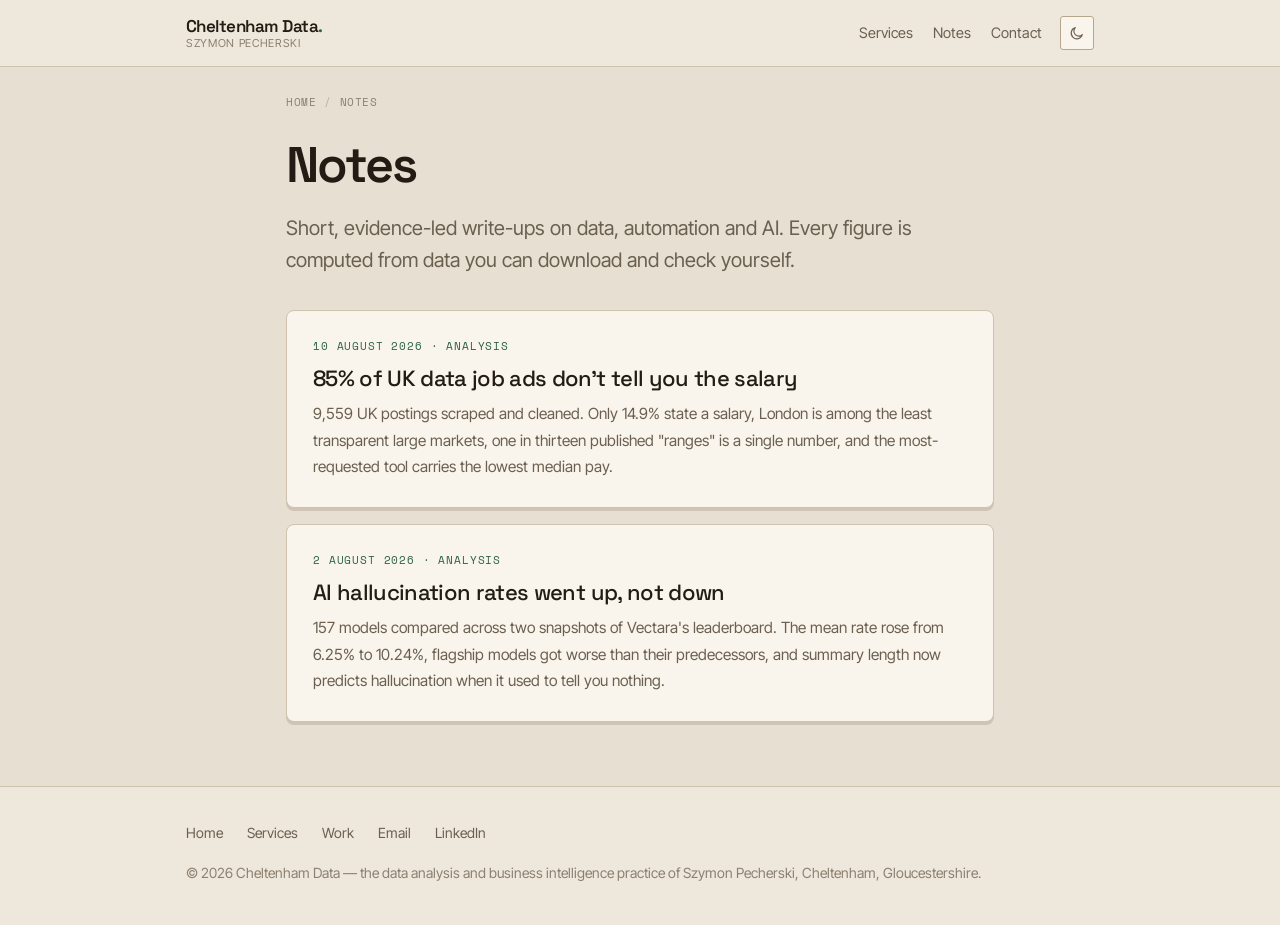
<file: blog/index.html>
<!DOCTYPE html>
<html lang="en-GB">
<head>
<meta charset="utf-8">
<meta name="viewport" content="width=device-width, initial-scale=1, viewport-fit=cover">

<title>Notes on data, automation and AI | Cheltenham Data</title>
<meta name="description" content="Short, evidence-led write-ups on data analysis, business automation and using AI without getting burned. Written by a data analyst in Cheltenham.">
<meta name="author" content="Szymon Pecherski">
<meta name="theme-color" content="#e7dfd1" id="tc">
<meta name="color-scheme" content="light dark">
<meta name="robots" content="index, follow, max-image-preview:large, max-snippet:-1">
<link rel="canonical" href="https://cheltenhamdata.co.uk/blog/">
<link rel="alternate" hreflang="en-GB" href="https://cheltenhamdata.co.uk/blog/">
<link rel="alternate" hreflang="x-default" href="https://cheltenhamdata.co.uk/blog/">

<meta property="og:type" content="website">
<meta property="og:site_name" content="Cheltenham Data">
<meta property="og:title" content="Notes on data, automation and AI | Cheltenham Data">
<meta property="og:description" content="Short, evidence-led write-ups on data analysis, business automation and using AI without getting burned.">
<meta property="og:url" content="https://cheltenhamdata.co.uk/blog/">
<meta property="og:locale" content="en_GB">
<meta property="og:image" content="https://cheltenhamdata.co.uk/og-image.png">
<meta property="og:image:width" content="1200">
<meta property="og:image:height" content="630">
<meta property="og:image:type" content="image/png">
<meta property="og:image:alt" content="Cheltenham Data — data analysis and business intelligence, Cheltenham">
<meta name="twitter:card" content="summary_large_image">
<meta name="twitter:title" content="Notes on data, automation and AI | Cheltenham Data">
<meta name="twitter:description" content="Short, evidence-led write-ups on data analysis, business automation and using AI without getting burned.">
<meta name="twitter:image" content="https://cheltenhamdata.co.uk/og-image.png">
<meta name="twitter:image:alt" content="Cheltenham Data — data analysis and business intelligence, Cheltenham">

<link rel="icon" href="/favicon.ico" sizes="16x16 32x32 48x48">
<link rel="icon" href="/icon-192.png" type="image/png" sizes="192x192">
<link rel="icon" href="/favicon.svg" type="image/svg+xml">
<link rel="apple-touch-icon" href="/apple-touch-icon.png">
<link rel="manifest" href="/site.webmanifest">
<link rel="preload" href="/fonts/space-grotesk-600.woff2" as="font" type="font/woff2" crossorigin>
<link rel="preload" href="/fonts/inter-tight-400.woff2" as="font" type="font/woff2" crossorigin>
<link rel="stylesheet" href="/blog/blog.css">

<script type="application/ld+json">
{
  "@context": "https://schema.org",
  "@graph": [
    {
      "@type": "Blog",
      "@id": "https://cheltenhamdata.co.uk/blog/#blog",
      "url": "https://cheltenhamdata.co.uk/blog/",
      "name": "Notes on data, automation and AI",
      "description": "Short, evidence-led write-ups on data analysis, business automation and using AI without getting burned.",
      "inLanguage": "en-GB",
      "author": { "@id": "https://cheltenhamdata.co.uk/#person" },
      "publisher": { "@id": "https://cheltenhamdata.co.uk/#business" },
      "blogPost": [
        { "@id": "https://cheltenhamdata.co.uk/blog/ai-hallucination-rates-2024-vs-2026/#post" }
      ]
    },
    {
      "@type": "BreadcrumbList",
      "@id": "https://cheltenhamdata.co.uk/blog/#crumbs",
      "itemListElement": [
        { "@type": "ListItem", "position": 1, "name": "Home", "item": "https://cheltenhamdata.co.uk/" },
        { "@type": "ListItem", "position": 2, "name": "Notes" }
      ]
    }
  ]
}
</script>
<script>
(function(){
  var t; try{ t = localStorage.getItem('cd-theme'); }catch(e){}
  if(t !== 'light' && t !== 'dark') t = 'light';
  document.documentElement.setAttribute('data-theme', t);
})();
</script>
<noscript><style>.tgl{display:none}</style></noscript>
</head>
<body>

<a class="skip" href="#main">Skip to content</a>

<header class="top">
  <div class="wrap wide">
    <a class="brand" href="/"><b>Cheltenham Data<span>.</span></b><span class="by">Szymon Pecherski</span></a>
    <div class="right">
      <nav aria-label="Primary">
      <a href="/#services">Services</a>
      <a href="/blog/">Notes</a>
        <a href="/#contact">Contact</a>
      </nav>
      <button class="tgl" id="tgl" type="button" aria-label="Switch to dark theme">
        <svg class="i-moon" width="16" height="16" viewBox="0 0 24 24" fill="none" stroke="currentColor" stroke-width="1.7" stroke-linecap="round" stroke-linejoin="round" aria-hidden="true"><path d="M20 14.5A8.5 8.5 0 1 1 9.5 4a6.8 6.8 0 0 0 10.5 10.5"/></svg>
        <svg class="i-sun" width="16" height="16" viewBox="0 0 24 24" fill="none" stroke="currentColor" stroke-width="1.7" stroke-linecap="round" aria-hidden="true"><circle cx="12" cy="12" r="4.2"/><path d="M12 2.6v2.2M12 19.2v2.2M2.6 12h2.2M19.2 12h2.2M5.3 5.3l1.6 1.6M17.1 17.1l1.6 1.6M18.7 5.3l-1.6 1.6M6.9 17.1l-1.6 1.6"/></svg>
      </button>
    </div>
  </div>
</header>

<div class="wrap">
  <nav class="crumbs" aria-label="Breadcrumb">
    <a href="/">Home</a><span>/</span>Notes
  </nav>
</div>

<main id="main">
<div class="wrap">
  <h1>Notes</h1>
  <p class="standfirst">Short, evidence-led write-ups on data, automation and AI. Every figure is
  computed from data you can download and check yourself.</p>

  <ul class="posts">
    <li>
      <a class="post-card" href="/blog/uk-data-job-salary-transparency-2026/">
        <span class="k"><time datetime="2026-08-10">10 August 2026</time> · Analysis</span>
        <h2>85% of UK data job ads don't tell you the salary</h2>
        <p>9,559 UK postings scraped and cleaned. Only 14.9% state a salary, London is among the
        least transparent large markets, one in thirteen published "ranges" is a single number, and
        the most-requested tool carries the lowest median pay.</p>
      </a>
    </li>
    <li>
      <a class="post-card" href="/blog/ai-hallucination-rates-2024-vs-2026/">
        <span class="k"><time datetime="2026-08-02">2 August 2026</time> · Analysis</span>
        <h2>AI hallucination rates went up, not down</h2>
        <p>157 models compared across two snapshots of Vectara's leaderboard. The mean rate rose from
        6.25% to 10.24%, flagship models got worse than their predecessors, and summary length now
        predicts hallucination when it used to tell you nothing.</p>
      </a>
    </li>
  </ul>
</div>
</main>

<footer class="site">
  <div class="wrap wide">
    <div class="f-row">
      <a href="/">Home</a>
      <a href="/#services">Services</a>
      <a href="/#work">Work</a>
      <a href="mailto:info@cheltenhamdata.co.uk">Email</a>
      <a href="https://www.linkedin.com/in/szy05/" target="_blank" rel="me noopener noreferrer">LinkedIn</a>
    </div>
    <p style="margin:0">© 2026 Cheltenham Data — the data analysis and business intelligence practice of Szymon Pecherski,
    Cheltenham, Gloucestershire.</p>
  </div>
</footer>

<script>
(function(){
  var root = document.documentElement, tgl = document.getElementById('tgl'), tc = document.getElementById('tc');
  var BG = { light: '#e7dfd1', dark: '#15110d' };
  function paint(n){
    root.setAttribute('data-theme', n);
    if(tc) tc.setAttribute('content', BG[n]);
    if(tgl) tgl.setAttribute('aria-label', n === 'dark' ? 'Switch to light theme' : 'Switch to dark theme');
  }
  paint(root.getAttribute('data-theme') === 'dark' ? 'dark' : 'light');
  if(tgl) tgl.addEventListener('click', function(){
    var next = root.getAttribute('data-theme') === 'dark' ? 'light' : 'dark';
    paint(next);
    try{ localStorage.setItem('cd-theme', next); }catch(e){}
  });
})();
</script>
</body>
</html>
</file>
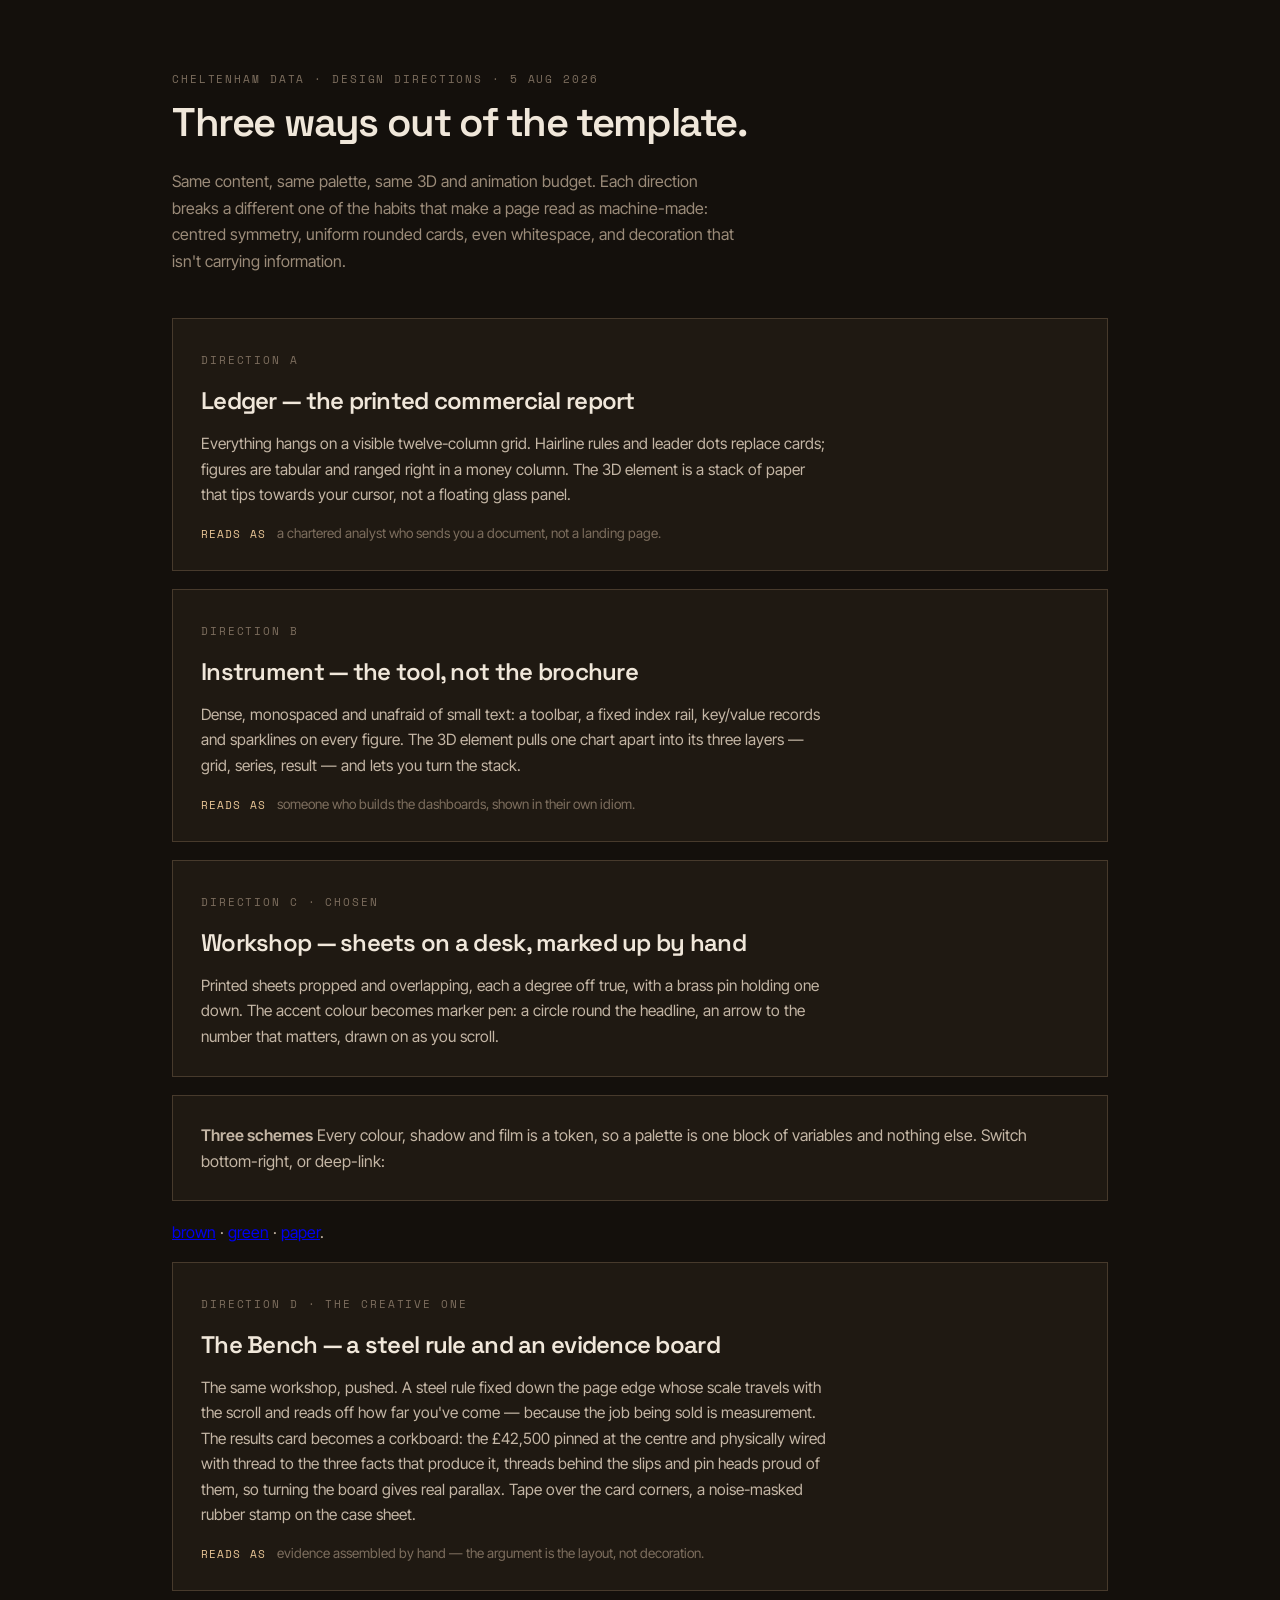
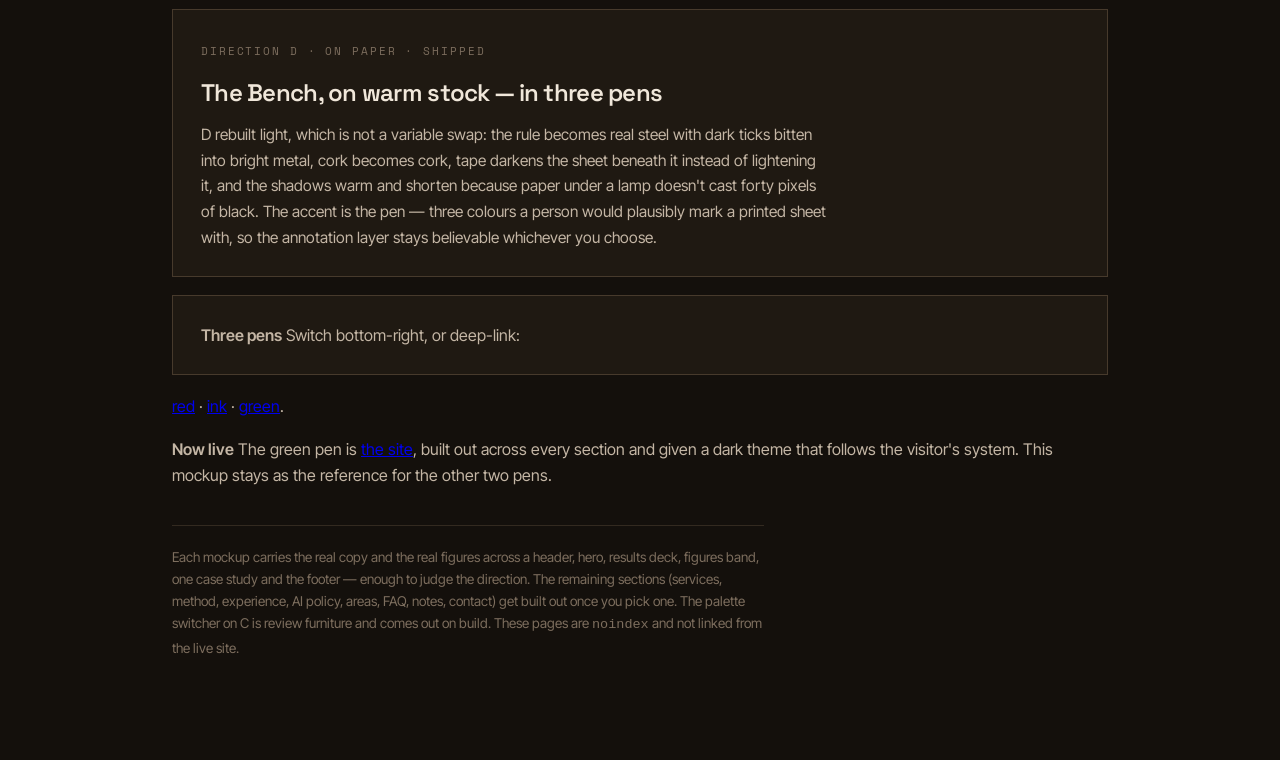
<file: design/index.html>
<!DOCTYPE html>
<html lang="en-GB">
<head>
<meta charset="utf-8">
<meta name="viewport" content="width=device-width, initial-scale=1">
<meta name="robots" content="noindex, nofollow">
<title>Design directions | Cheltenham Data</title>
<link rel="icon" href="/favicon.svg" type="image/svg+xml">
<style>
@font-face{ font-family:'Space Grotesk'; font-style:normal; font-weight:600; font-display:swap; src:url(/fonts/space-grotesk-600.woff2) format('woff2'); }
@font-face{ font-family:'Inter Tight'; font-style:normal; font-weight:400; font-display:swap; src:url(/fonts/inter-tight-400.woff2) format('woff2'); }
@font-face{ font-family:'Inter Tight'; font-style:normal; font-weight:600; font-display:swap; src:url(/fonts/inter-tight-600.woff2) format('woff2'); }
@font-face{ font-family:'Space Mono'; font-style:normal; font-weight:400; font-display:swap; src:url(/fonts/space-mono-400.woff2) format('woff2'); }
:root{--bg:#14100c;--card:#1f1912;--line:#332a20;--line-2:#473a2c;--text:#f0e7da;--body:#c4b6a5;
  --muted:#9b8b79;--faint:#7d6e5e;--oak:#cd9c60;--tan:#e7c495;
  --disp:'Space Grotesk',sans-serif;--sans:'Inter Tight',system-ui,sans-serif;--mono:'Space Mono',monospace}
*{box-sizing:border-box}
body{margin:0;background:var(--bg);color:var(--body);font-family:var(--sans);line-height:1.65;
  -webkit-font-smoothing:antialiased}
.wrap{max-width:1000px;margin:0 auto;padding:64px 32px 90px}
h1{font-family:var(--disp);font-size:40px;letter-spacing:-.035em;color:var(--text);margin:0 0 12px}
.lede{max-width:64ch;margin:0 0 44px;color:var(--muted)}
.k{font-family:var(--mono);font-size:10.5px;letter-spacing:.18em;text-transform:uppercase;color:var(--faint)}
a.card{display:block;text-decoration:none;color:inherit;background:var(--card);border:1px solid var(--line-2);
  padding:26px 28px;margin-bottom:18px;transition:border-color .2s,transform .2s}
a.card:hover{border-color:var(--oak);transform:translateY(-2px)}
a.card h2{font-family:var(--disp);font-size:24px;letter-spacing:-.03em;color:var(--text);margin:10px 0 10px}
a.card p{margin:0;max-width:70ch;font-size:15.5px}
a.card .tell{margin:14px 0 0;font-size:13.5px;color:var(--faint)}
a.card .tell b{color:var(--tan);font-weight:400;font-family:var(--mono);font-size:11px;
  letter-spacing:.1em;text-transform:uppercase;margin-right:8px}
.note{margin-top:36px;padding-top:20px;border-top:1px solid var(--line);font-size:13.5px;color:var(--faint);
  max-width:74ch}
</style>
</head>
<body>
<div class="wrap">
  <span class="k">Cheltenham Data · Design directions · 5 Aug 2026</span>
  <h1>Three ways out of the template.</h1>
  <p class="lede">Same content, same palette, same 3D and animation budget. Each direction breaks a
  different one of the habits that make a page read as machine-made: centred symmetry, uniform rounded
  cards, even whitespace, and decoration that isn't carrying information.</p>

  <a class="card" href="/design/a-ledger/">
    <span class="k">Direction A</span>
    <h2>Ledger — the printed commercial report</h2>
    <p>Everything hangs on a visible twelve-column grid. Hairline rules and leader dots replace cards;
    figures are tabular and ranged right in a money column. The 3D element is a stack of paper that tips
    towards your cursor, not a floating glass panel.</p>
    <p class="tell"><b>Reads as</b> a chartered analyst who sends you a document, not a landing page.</p>
  </a>

  <a class="card" href="/design/b-instrument/">
    <span class="k">Direction B</span>
    <h2>Instrument — the tool, not the brochure</h2>
    <p>Dense, monospaced and unafraid of small text: a toolbar, a fixed index rail, key/value records
    and sparklines on every figure. The 3D element pulls one chart apart into its three layers — grid,
    series, result — and lets you turn the stack.</p>
    <p class="tell"><b>Reads as</b> someone who builds the dashboards, shown in their own idiom.</p>
  </a>

  <a class="card" href="/design/c-workshop/">
    <span class="k">Direction C · chosen</span>
    <h2>Workshop — sheets on a desk, marked up by hand</h2>
    <p>Printed sheets propped and overlapping, each a degree off true, with a brass pin holding one down.
    The accent colour becomes marker pen: a circle round the headline, an arrow to the number that
    matters, drawn on as you scroll.</p>
    <p class="tell"><b>Three schemes</b> Every colour, shadow and film is a token, so a palette is one
    block of variables and nothing else. Switch bottom-right, or deep-link:
    <a href="/design/c-workshop/#brown">brown</a> ·
    <a href="/design/c-workshop/#green">green</a> ·
    <a href="/design/c-workshop/#paper">paper</a>.</p>
  </a>

  <a class="card" href="/design/d-bench/">
    <span class="k">Direction D · the creative one</span>
    <h2>The Bench — a steel rule and an evidence board</h2>
    <p>The same workshop, pushed. A steel rule fixed down the page edge whose scale travels with the
    scroll and reads off how far you've come — because the job being sold is measurement. The results
    card becomes a corkboard: the £42,500 pinned at the centre and physically wired with thread to the
    three facts that produce it, threads behind the slips and pin heads proud of them, so turning the
    board gives real parallax. Tape over the card corners, a noise-masked rubber stamp on the case sheet.</p>
    <p class="tell"><b>Reads as</b> evidence assembled by hand — the argument is the layout, not decoration.</p>
  </a>

  <a class="card" href="/design/d-paper/">
    <span class="k">Direction D · on paper · shipped</span>
    <h2>The Bench, on warm stock — in three pens</h2>
    <p>D rebuilt light, which is not a variable swap: the rule becomes real steel with dark ticks bitten
    into bright metal, cork becomes cork, tape darkens the sheet beneath it instead of lightening it, and
    the shadows warm and shorten because paper under a lamp doesn't cast forty pixels of black. The accent
    is the pen — three colours a person would plausibly mark a printed sheet with, so the annotation layer
    stays believable whichever you choose.</p>
    <p class="tell"><b>Three pens</b> Switch bottom-right, or deep-link:
    <a href="/design/d-paper/#red">red</a> ·
    <a href="/design/d-paper/#ink">ink</a> ·
    <a href="/design/d-paper/#green">green</a>.</p>
    <p class="tell"><b>Now live</b> The green pen is <a href="/">the site</a>, built out across
    every section and given a dark theme that follows the visitor's system. This mockup stays
    as the reference for the other two pens.</p>
  </a>

  <p class="note">Each mockup carries the real copy and the real figures across a header, hero, results
  deck, figures band, one case study and the footer — enough to judge the direction. The remaining
  sections (services, method, experience, AI policy, areas, FAQ, notes, contact) get built out once you
  pick one. The palette switcher on C is review furniture and comes out on build. These pages are
  <code>noindex</code> and not linked from the live site.</p>
</div>
</body>
</html>
</file>
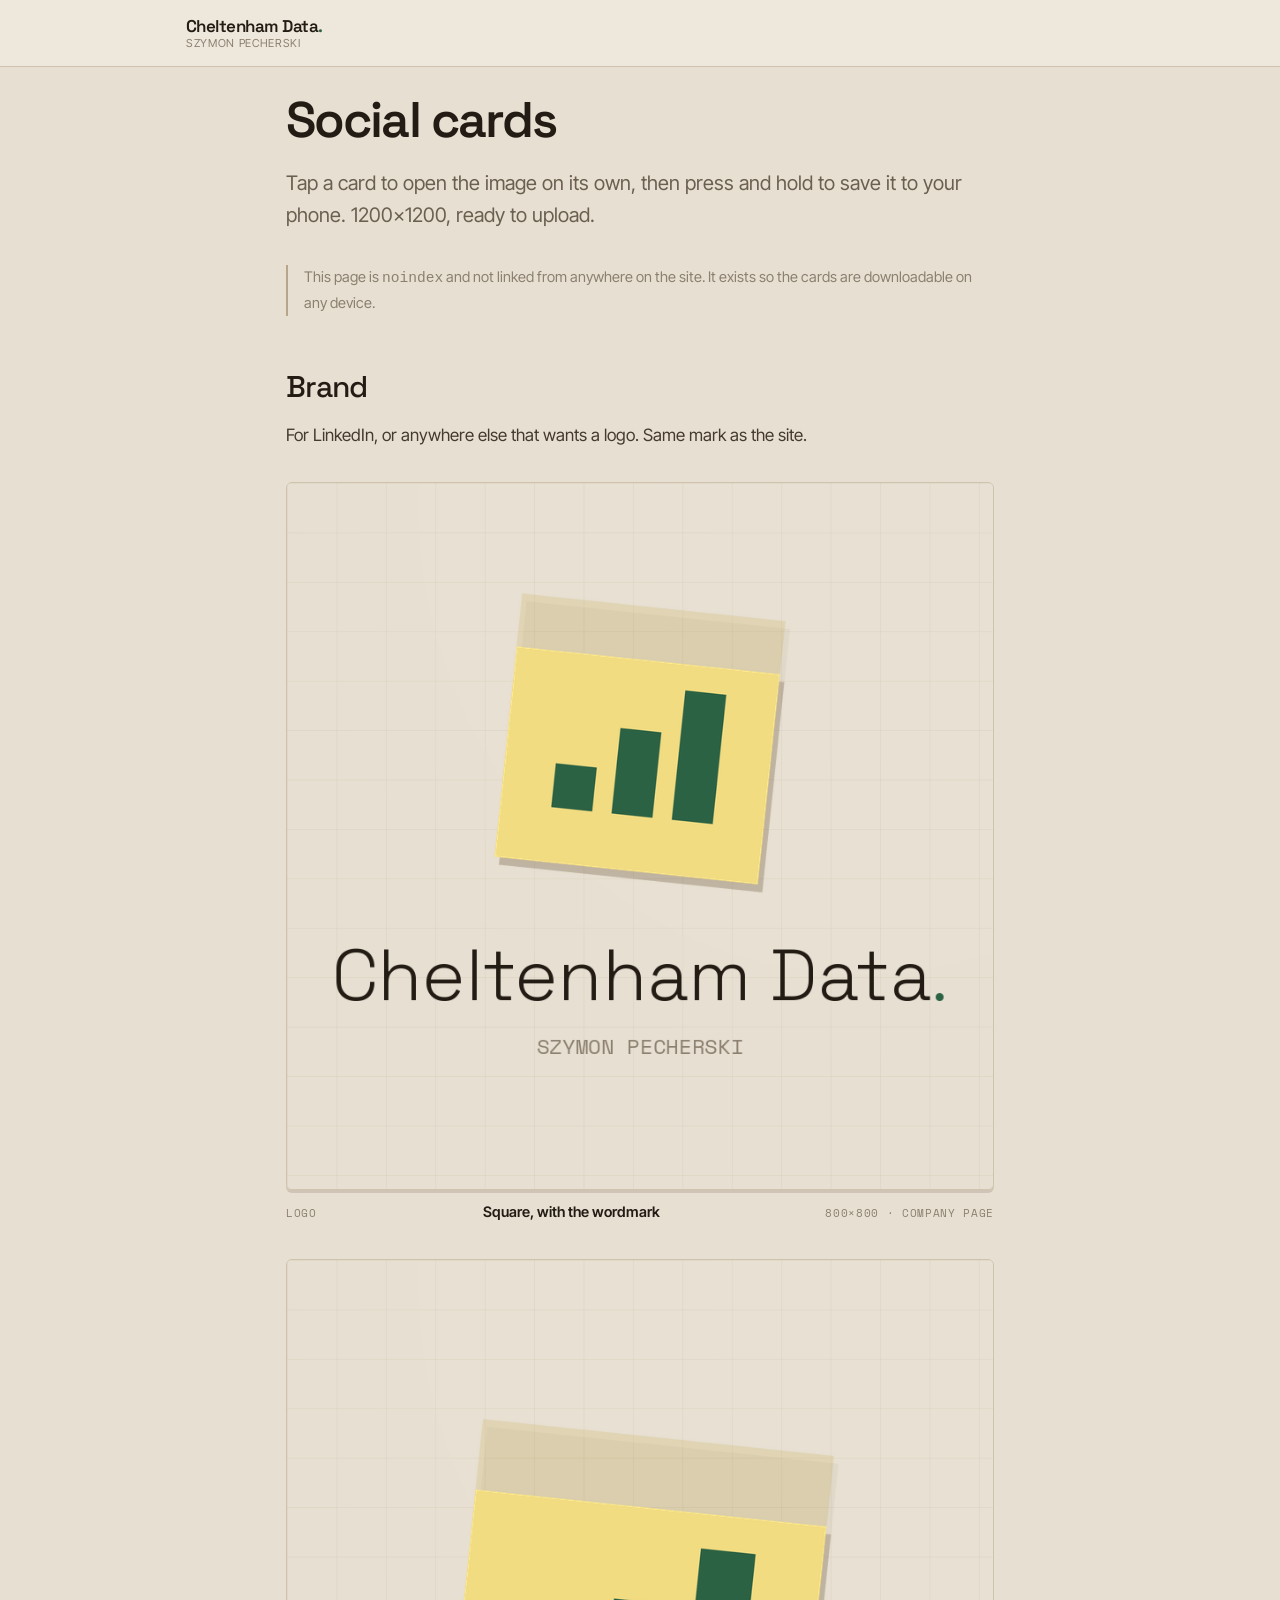
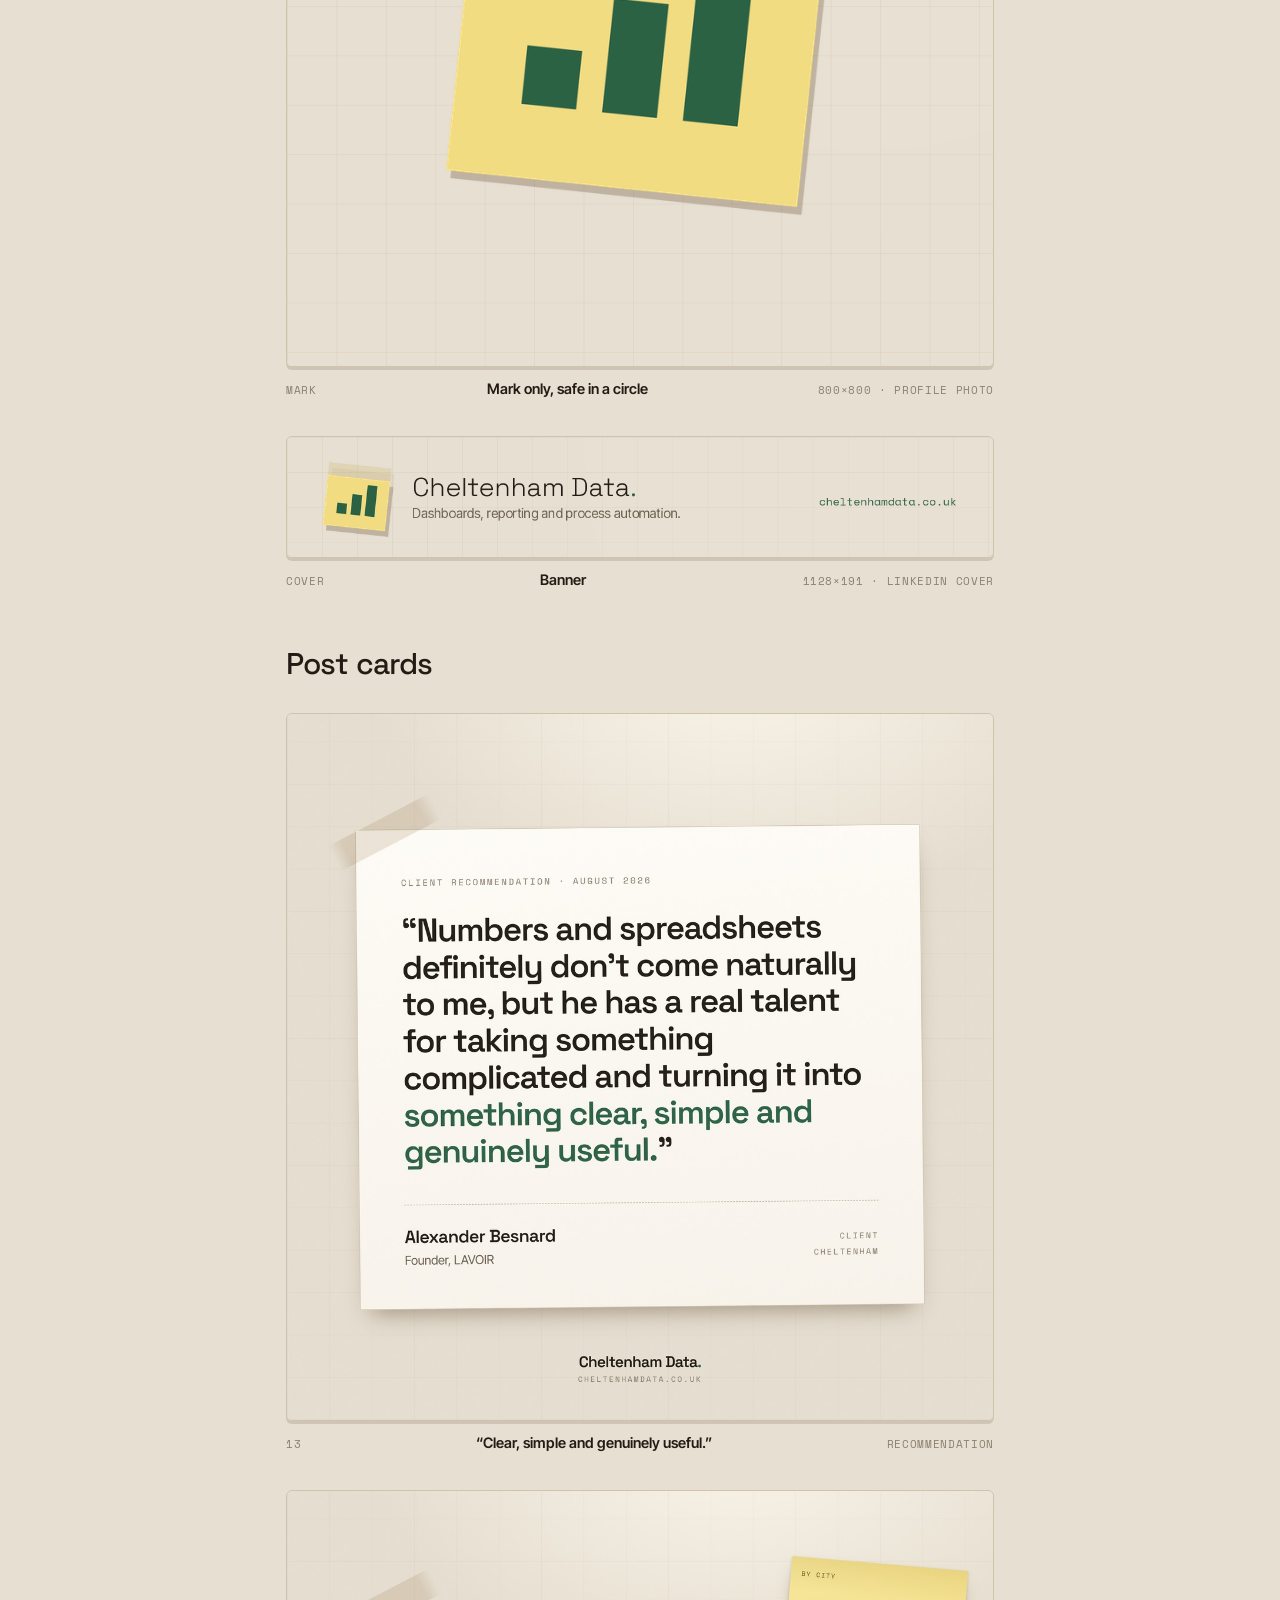
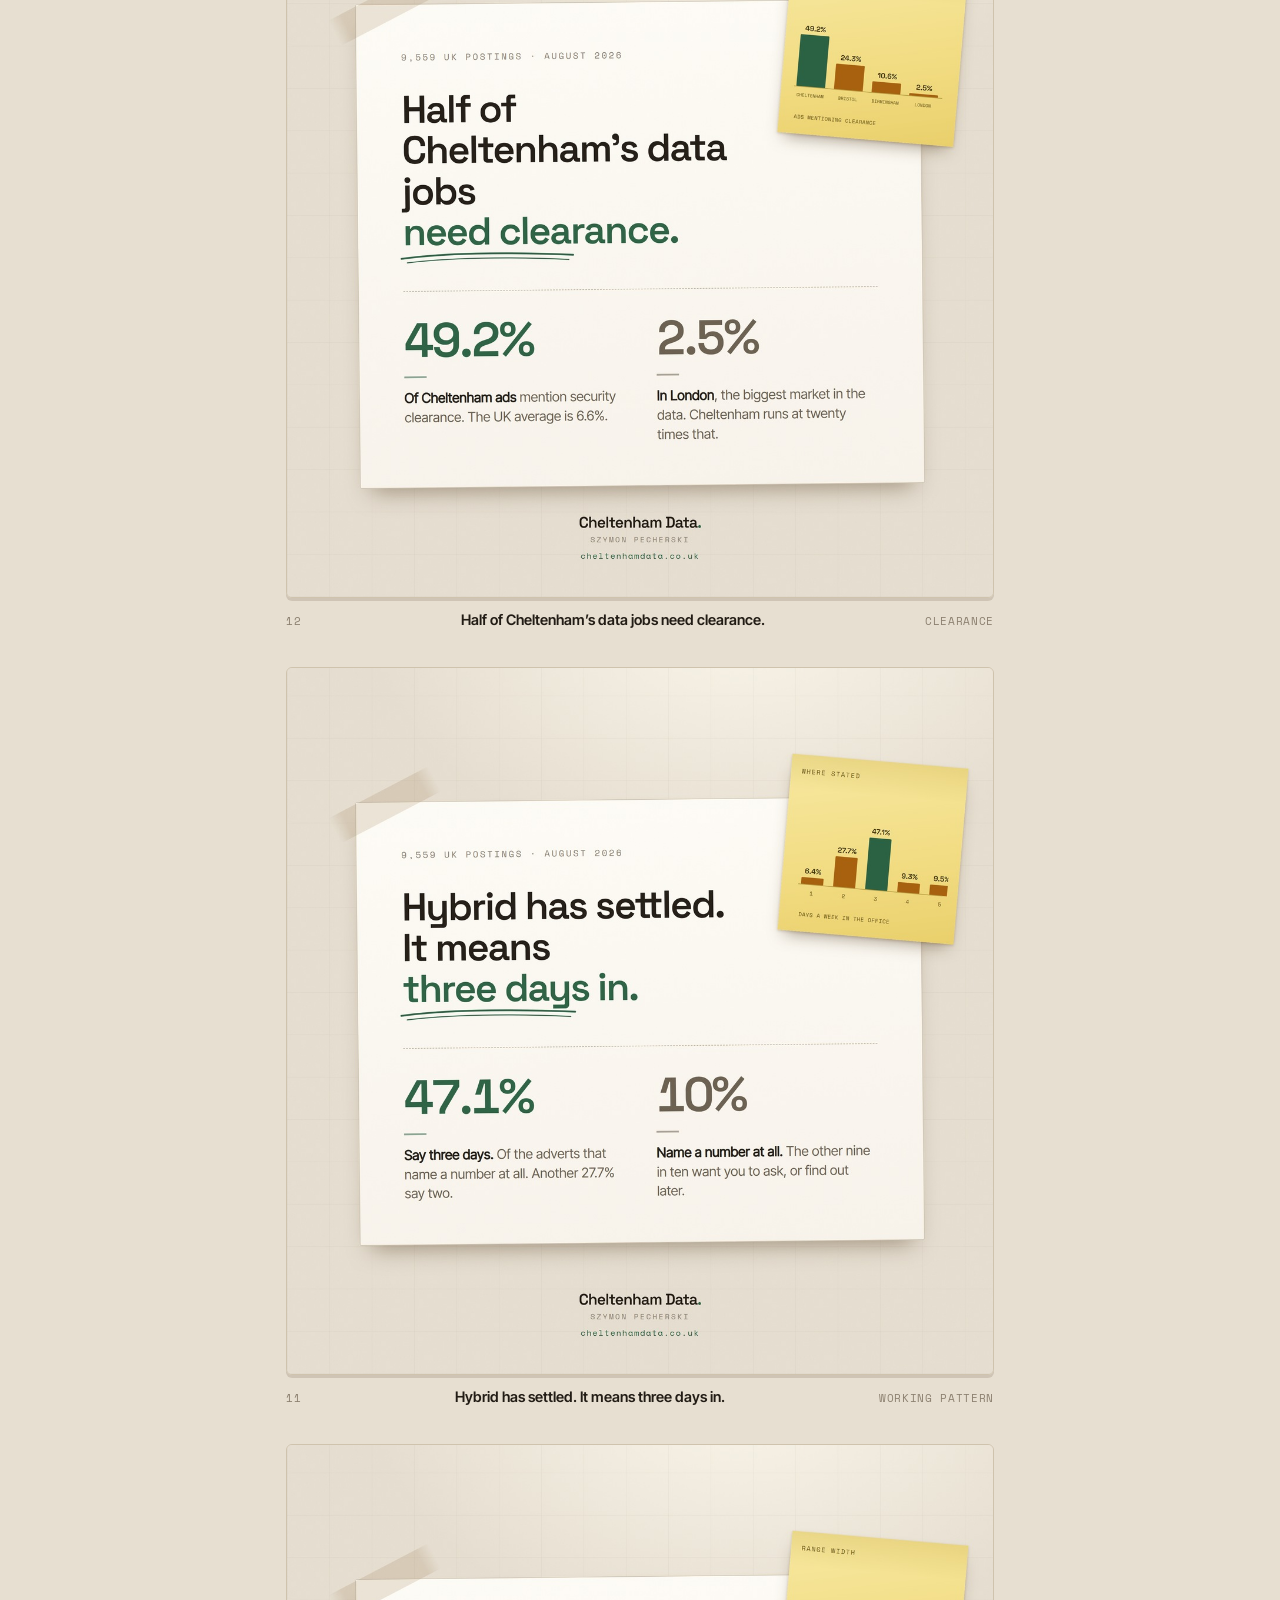
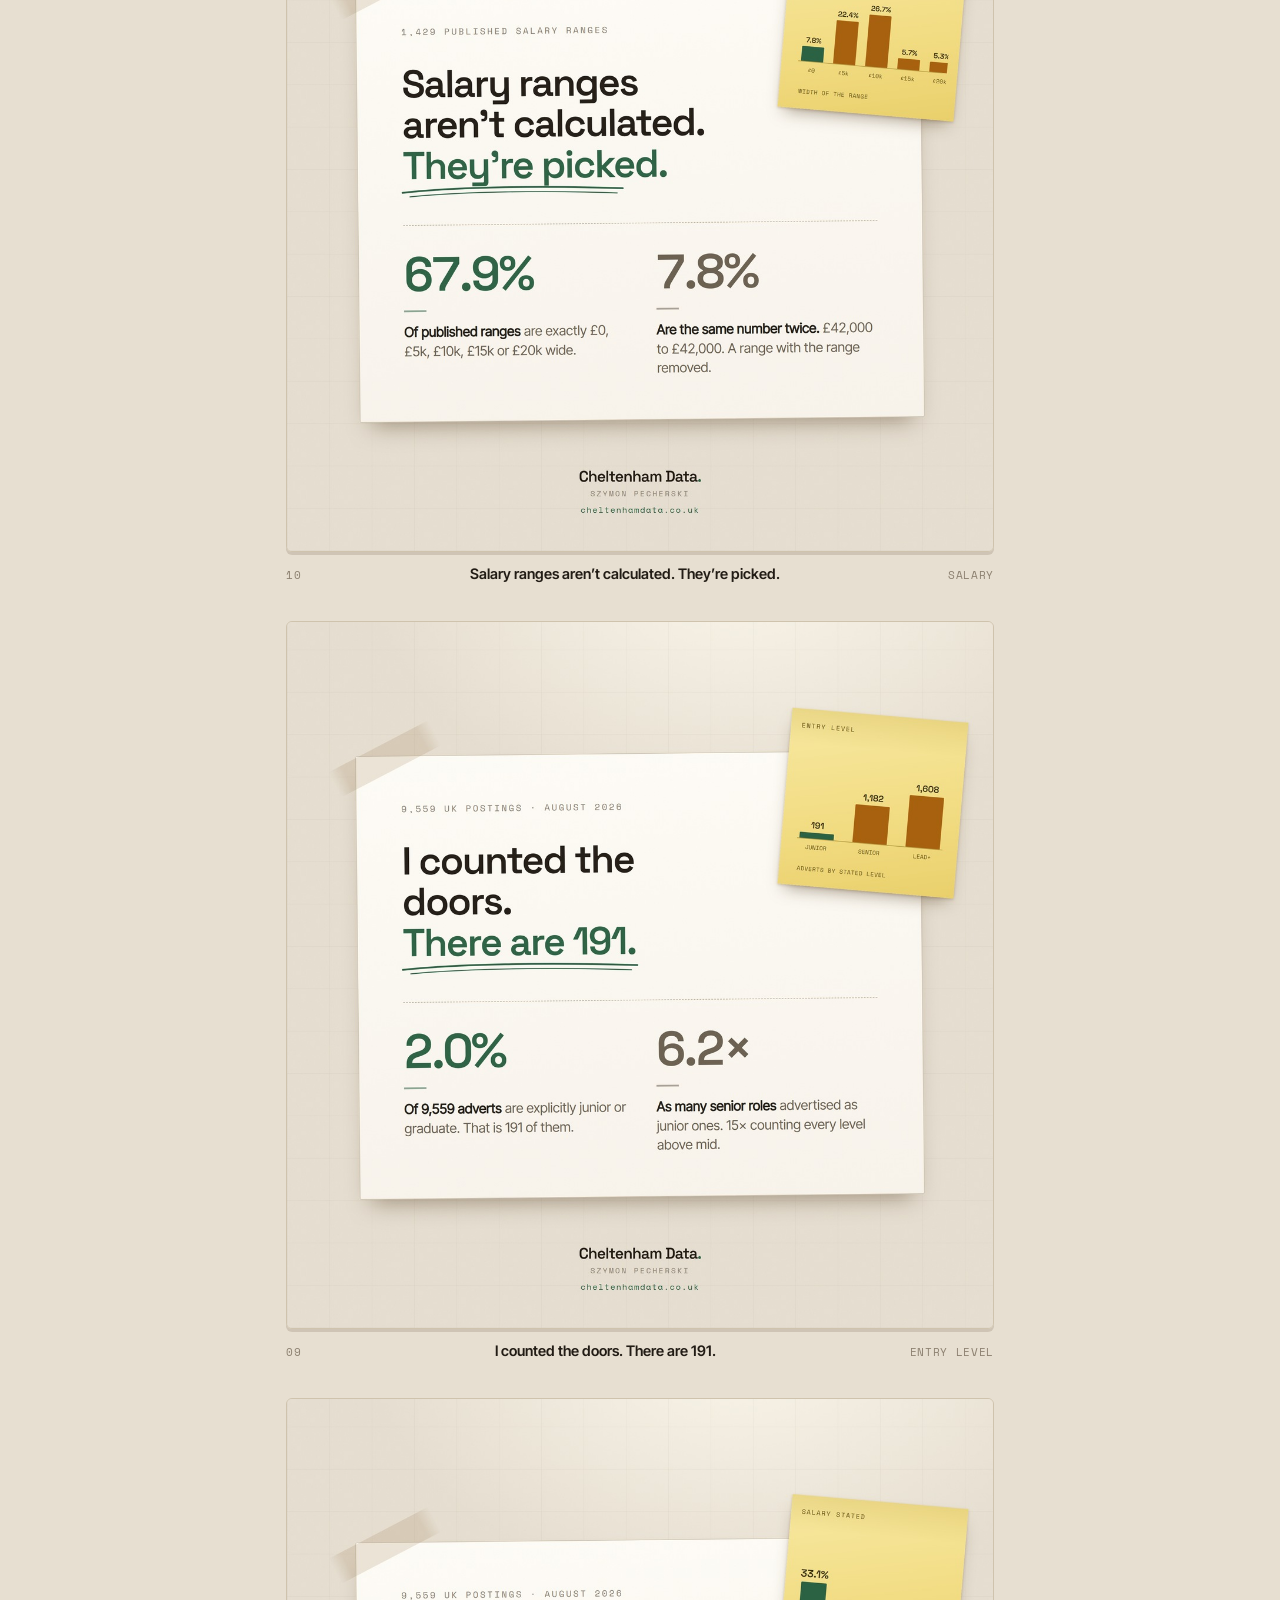
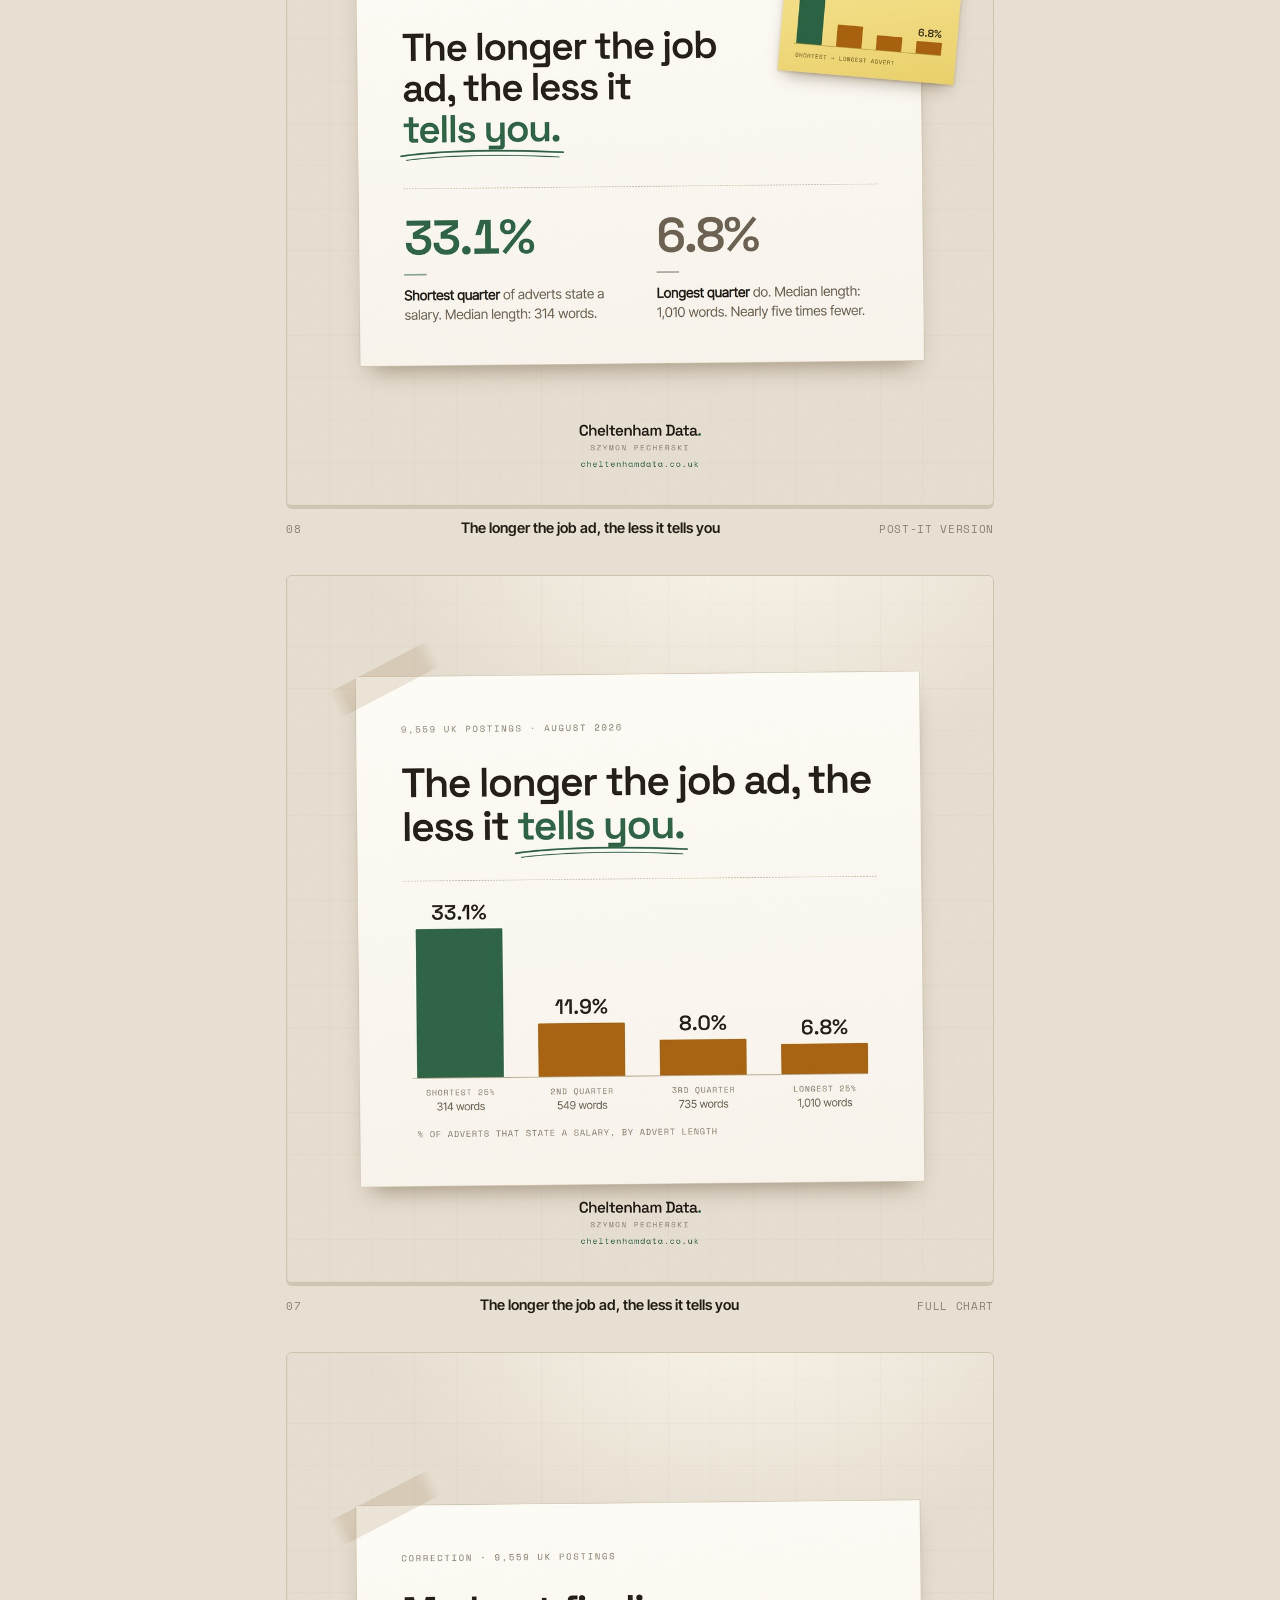
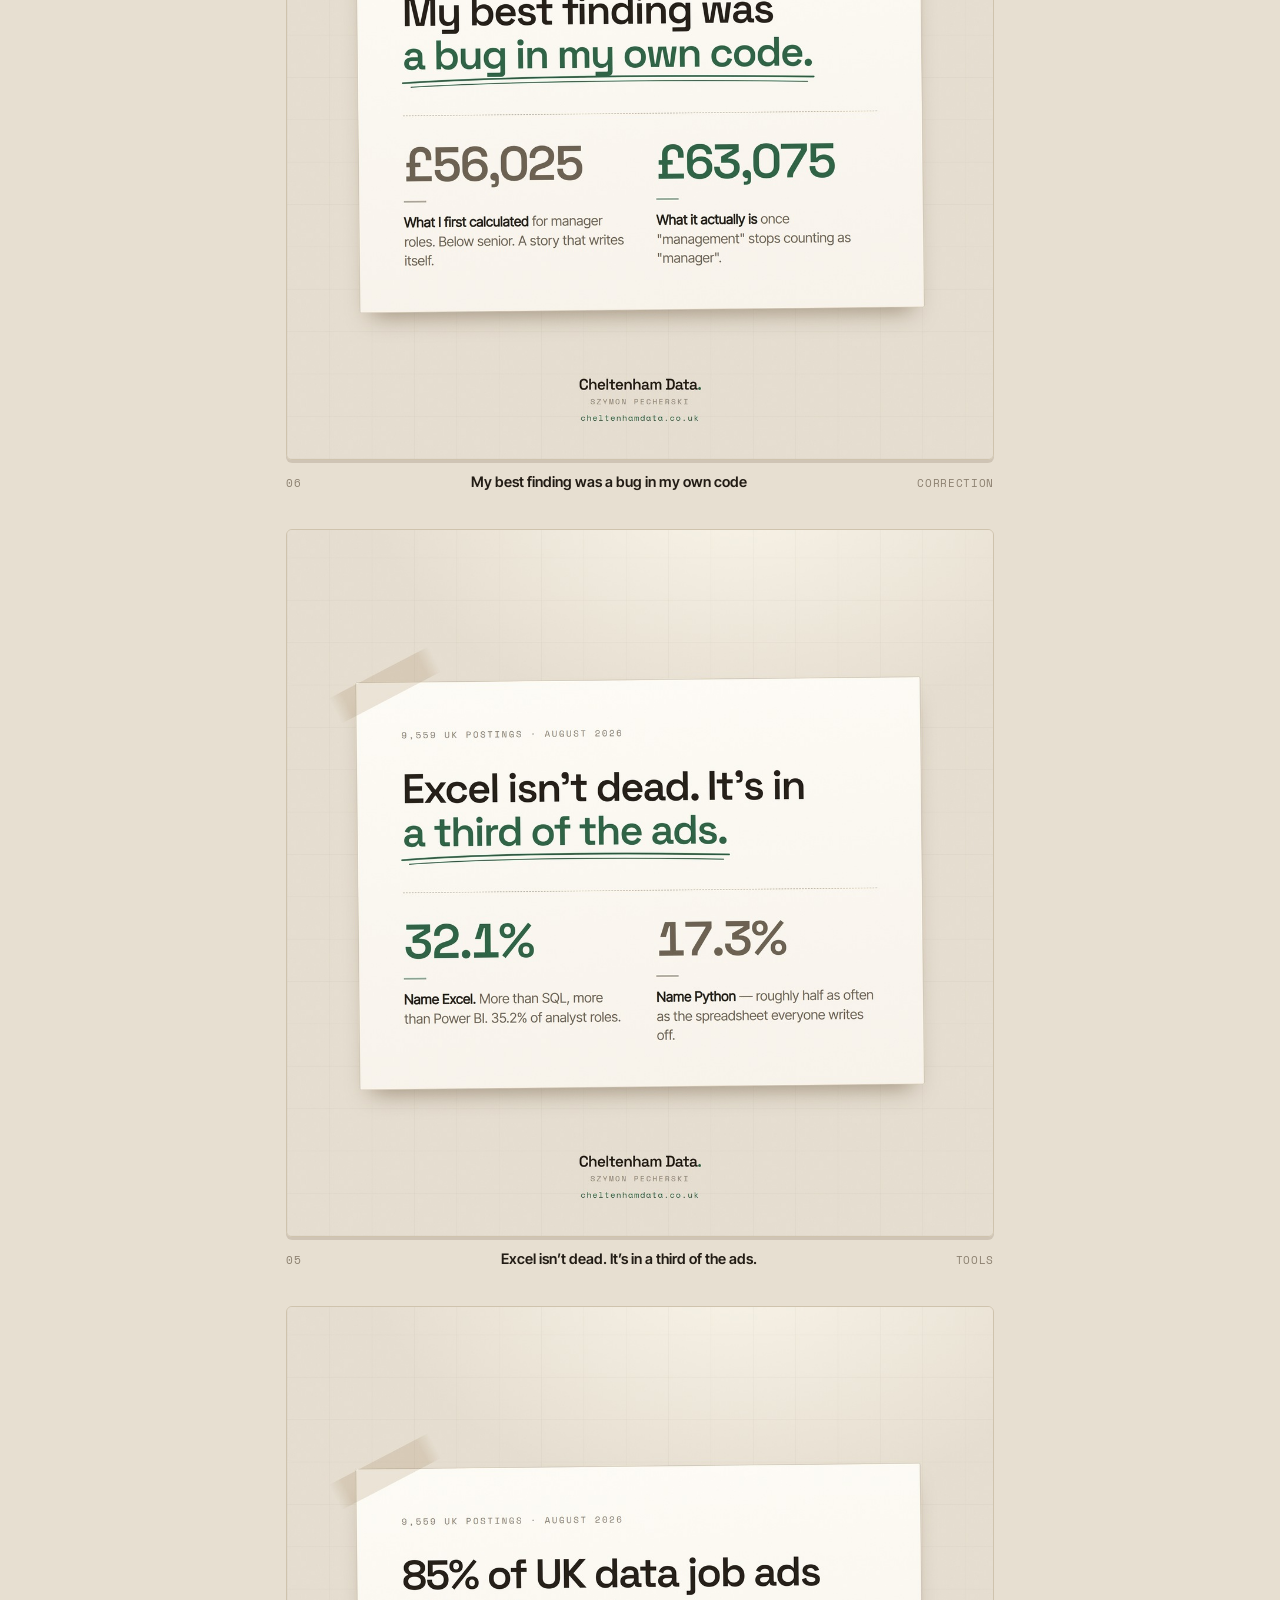
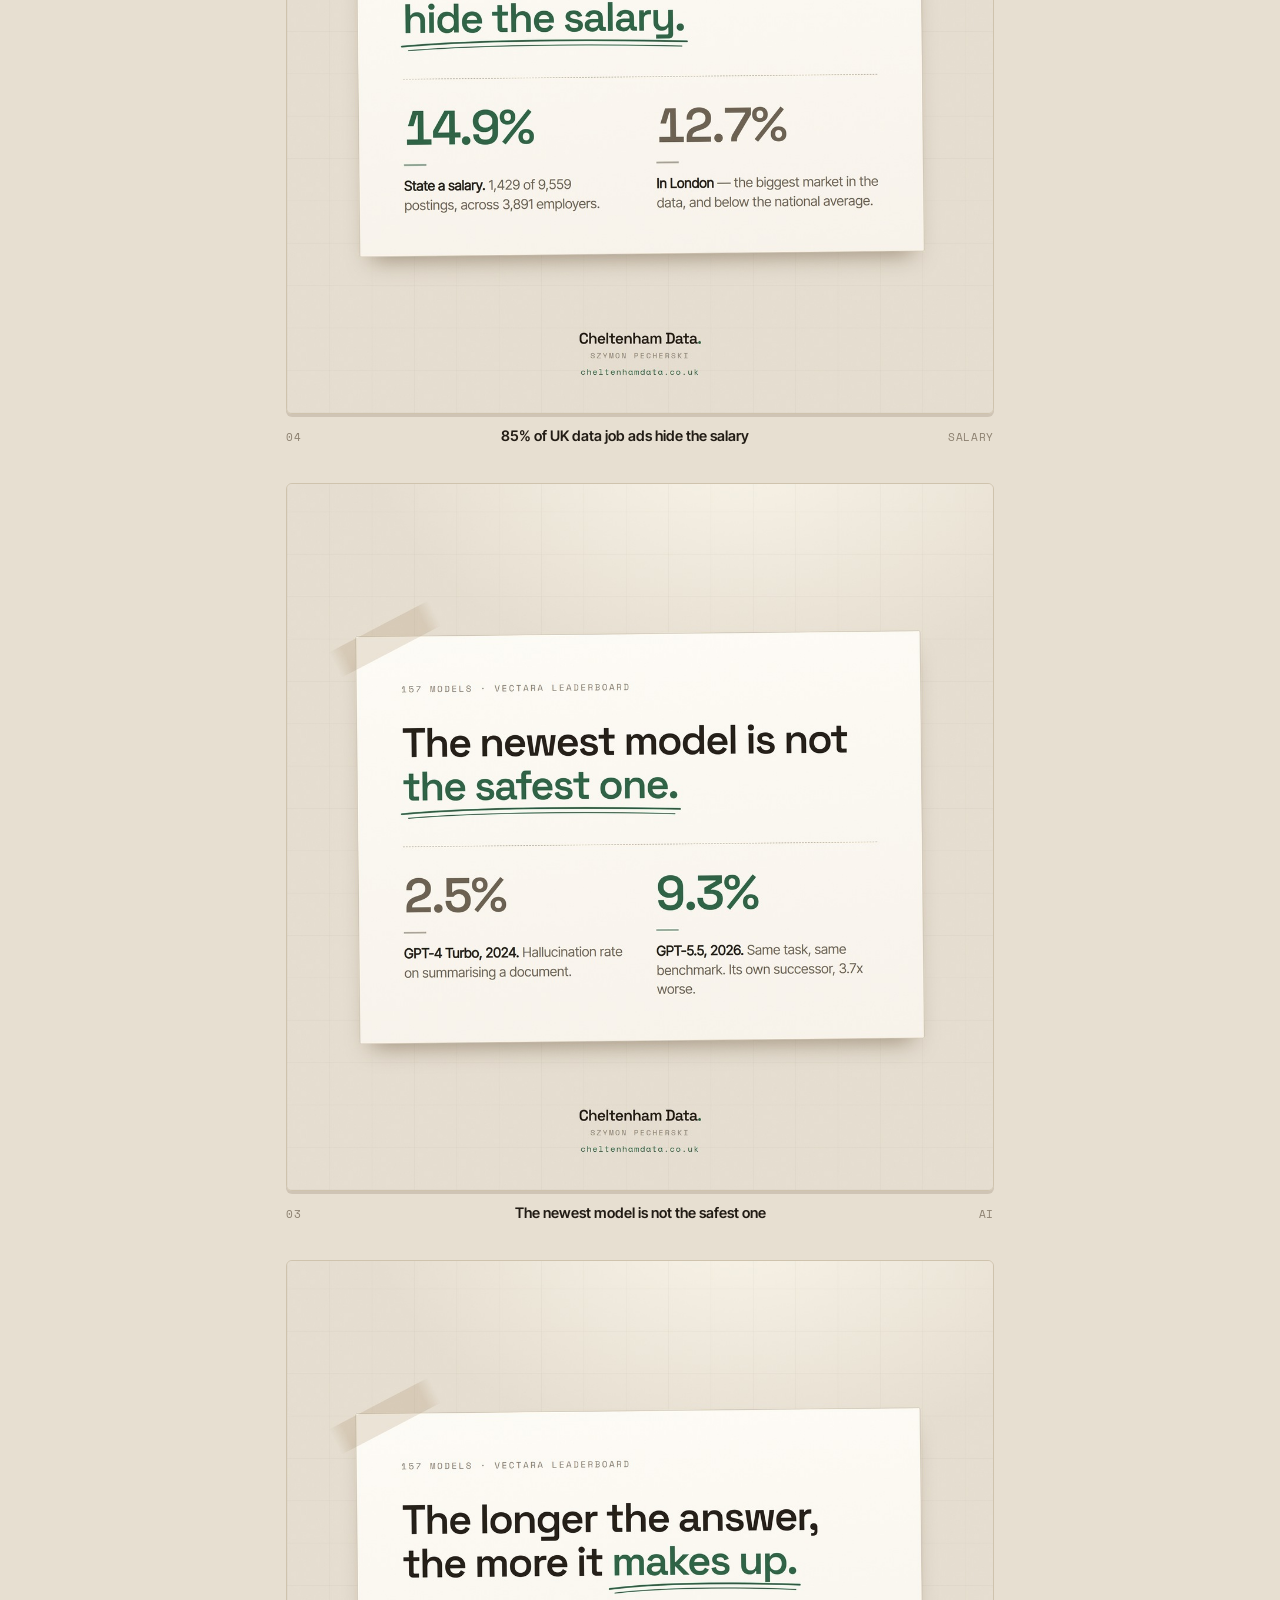
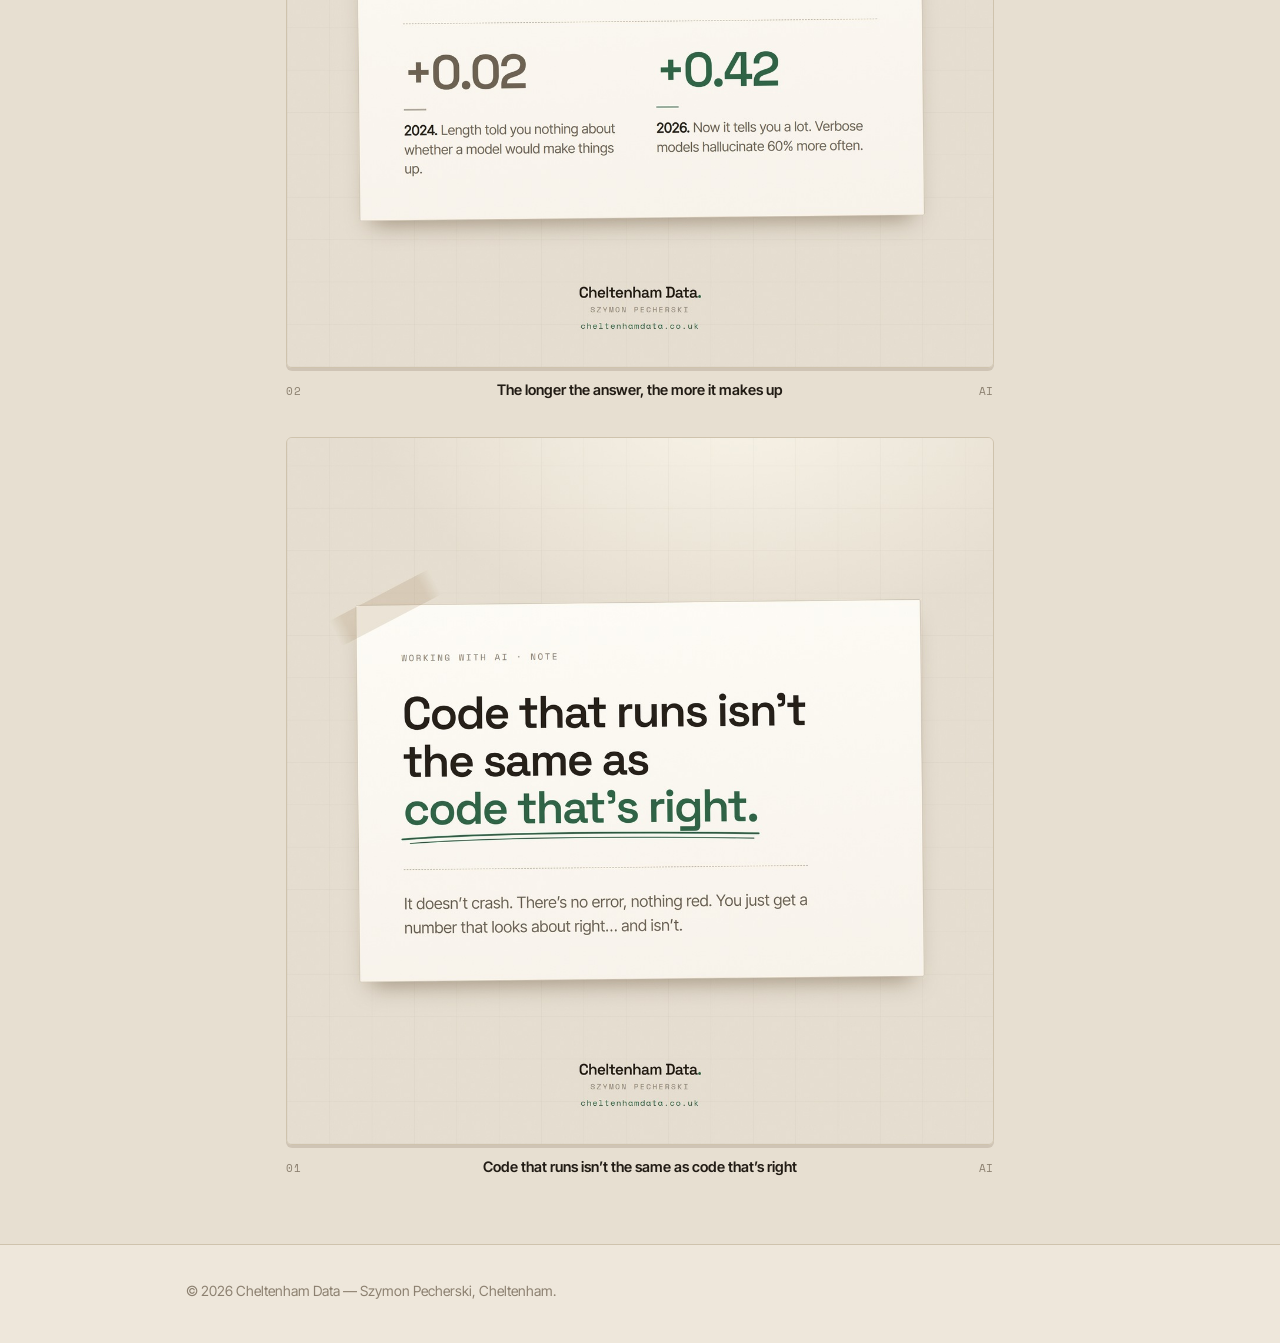
<file: social/index.html>
<!DOCTYPE html>
<html lang="en-GB">
<head>
<meta charset="utf-8">
<meta name="viewport" content="width=device-width, initial-scale=1, viewport-fit=cover">
<title>Social cards | Cheltenham Data</title>
<meta name="description" content="Download page for the Cheltenham Data social cards. Not part of the public site.">
<meta name="robots" content="noindex, nofollow">
<meta name="theme-color" content="#e7dfd1" id="tc">
<meta name="color-scheme" content="light dark">
<link rel="icon" href="/favicon.ico" sizes="16x16 32x32 48x48">
<link rel="icon" href="/icon-192.png" type="image/png" sizes="192x192">
<link rel="icon" href="/favicon.svg" type="image/svg+xml">
<link rel="stylesheet" href="/blog/blog.css">
<script>
(function(){
  var t; try{ t = localStorage.getItem('cd-theme'); }catch(e){}
  if(t !== 'light' && t !== 'dark') t = 'light';
  document.documentElement.setAttribute('data-theme', t);
})();
</script>
<style>
  .cards{list-style:none;padding:0;margin:32px 0 0}
  .cards li{margin:0 0 34px}
  .cards a{display:block;border:0}
  .cards img{width:100%;height:auto;border:1px solid var(--line);border-radius:6px;
    box-shadow:0 3px 0 var(--lift)}
  .cards .cap{display:flex;justify-content:space-between;gap:16px;align-items:baseline;
    margin-top:10px;font-size:14.5px;color:var(--muted)}
  .cards .cap b{color:var(--text);font-weight:600}
  .cards .cap span{font-family:var(--mono);font-size:11px;letter-spacing:.06em;
    text-transform:uppercase;color:var(--faint);white-space:nowrap}
</style>
</head>
<body>

<header class="top">
  <div class="wrap wide">
    <a class="brand" href="/"><b>Cheltenham Data<span>.</span></b><span class="by">Szymon Pecherski</span></a>
  </div>
</header>

<main id="main">
<article class="wrap">
  <h1>Social cards</h1>
  <p class="standfirst">Tap a card to open the image on its own, then press and hold to save it to
  your phone. 1200&#215;1200, ready to upload.</p>
  <div class="note">This page is <code>noindex</code> and not linked from anywhere on the site.
  It exists so the cards are downloadable on any device.</div>

  <h2>Brand</h2>
  <p>For LinkedIn, or anywhere else that wants a logo. Same mark as the site.</p>
  <ul class="cards">
    <li><a href="/brand/logo-square.png"><img src="/brand/logo-square.png" alt="Cheltenham Data square logo" loading="lazy" width="800" height="800"></a>
      <div class="cap"><span>Logo</span><b>Square, with the wordmark</b><span>800&#215;800 &#183; company page</span></div></li>
    <li><a href="/brand/logo-mark.png"><img src="/brand/logo-mark.png" alt="Cheltenham Data mark" loading="lazy" width="800" height="800"></a>
      <div class="cap"><span>Mark</span><b>Mark only, safe in a circle</b><span>800&#215;800 &#183; profile photo</span></div></li>
    <li><a href="/brand/banner.png"><img src="/brand/banner.png" alt="Cheltenham Data banner" loading="lazy" width="1128" height="191"></a>
      <div class="cap"><span>Cover</span><b>Banner</b><span>1128&#215;191 &#183; LinkedIn cover</span></div></li>
  </ul>

  <h2>Post cards</h2>
  <ul class="cards">
    <li><a href="13-lavoir-recommendation.jpg"><img src="13-lavoir-recommendation.jpg" alt="Client recommendation from Alexander Besnard, Founder of LAVOIR" loading="lazy" width="1200" height="1200"></a>
      <div class="cap"><span>13</span><b>&ldquo;Clear, simple and genuinely useful.&rdquo;</b><span>Recommendation</span></div></li>

    <li><a href="12-clearance-cheltenham.jpg"><img src="12-clearance-cheltenham.jpg" alt="Half of Cheltenham's data jobs need security clearance" loading="lazy" width="1200" height="1200"></a>
      <div class="cap"><span>12</span><b>Half of Cheltenham&rsquo;s data jobs need clearance.</b><span>Clearance</span></div></li>

    <li><a href="11-hybrid-three-days.jpg"><img src="11-hybrid-three-days.jpg" alt="Hybrid has settled. It means three days in the office." loading="lazy" width="1200" height="1200"></a>
      <div class="cap"><span>11</span><b>Hybrid has settled. It means three days in.</b><span>Working pattern</span></div></li>

    <li><a href="10-salary-ranges-picked.jpg"><img src="10-salary-ranges-picked.jpg" alt="Salary ranges aren't calculated. They're picked." loading="lazy" width="1200" height="1200"></a>
      <div class="cap"><span>10</span><b>Salary ranges aren&rsquo;t calculated. They&rsquo;re picked.</b><span>Salary</span></div></li>

    <li><a href="09-191-doors.jpg"><img src="09-191-doors.jpg" alt="I counted the doors. There are 191." loading="lazy" width="1200" height="1200"></a>
      <div class="cap"><span>09</span><b>I counted the doors. There are 191.</b><span>Entry level</span></div></li>

    <li><a href="08-long-ads-postit.jpg"><img src="08-long-ads-postit.jpg" alt="The longer the job ad, the less it tells you — with the chart on a post-it" loading="lazy" width="1200" height="1200"></a>
      <div class="cap"><span>08</span><b>The longer the job ad, the less it tells you</b><span>Post-it version</span></div></li>

    <li><a href="07-long-ads-chart.jpg"><img src="07-long-ads-chart.jpg" alt="The longer the job ad, the less it tells you — full chart version" loading="lazy" width="1200" height="1200"></a>
      <div class="cap"><span>07</span><b>The longer the job ad, the less it tells you</b><span>Full chart</span></div></li>

    <li><a href="06-my-own-bug.jpg"><img src="06-my-own-bug.jpg" alt="My best finding was a bug in my own code" loading="lazy" width="1200" height="1200"></a>
      <div class="cap"><span>06</span><b>My best finding was a bug in my own code</b><span>Correction</span></div></li>

    <li><a href="05-excel-isnt-dead.jpg"><img src="05-excel-isnt-dead.jpg" alt="Excel isn't dead. It's in a third of the ads." loading="lazy" width="1200" height="1200"></a>
      <div class="cap"><span>05</span><b>Excel isn&rsquo;t dead. It&rsquo;s in a third of the ads.</b><span>Tools</span></div></li>

    <li><a href="04-salary-transparency.jpg"><img src="04-salary-transparency.jpg" alt="85% of UK data job ads hide the salary" loading="lazy" width="1200" height="1200"></a>
      <div class="cap"><span>04</span><b>85% of UK data job ads hide the salary</b><span>Salary</span></div></li>

    <li><a href="03-newest-not-safest.jpg"><img src="03-newest-not-safest.jpg" alt="The newest model is not the safest one" loading="lazy" width="1200" height="1200"></a>
      <div class="cap"><span>03</span><b>The newest model is not the safest one</b><span>AI</span></div></li>

    <li><a href="02-longer-answers-hallucinate.jpg"><img src="02-longer-answers-hallucinate.jpg" alt="The longer the answer, the more it makes up" loading="lazy" width="1200" height="1200"></a>
      <div class="cap"><span>02</span><b>The longer the answer, the more it makes up</b><span>AI</span></div></li>

    <li><a href="01-code-that-runs.jpg"><img src="01-code-that-runs.jpg" alt="Code that runs isn't the same as code that's right" loading="lazy" width="1200" height="1200"></a>
      <div class="cap"><span>01</span><b>Code that runs isn&rsquo;t the same as code that&rsquo;s right</b><span>AI</span></div></li>
  </ul>
</article>
</main>

<footer class="site">
  <div class="wrap wide">
    <p style="margin:0">© 2026 Cheltenham Data — Szymon Pecherski, Cheltenham.</p>
  </div>
</footer>

<script>
(function(){
  var root = document.documentElement, tc = document.getElementById('tc');
  if(tc) tc.setAttribute('content', root.getAttribute('data-theme') === 'dark' ? '#15110d' : '#e7dfd1');
})();
</script>
</body>
</html>
</file>
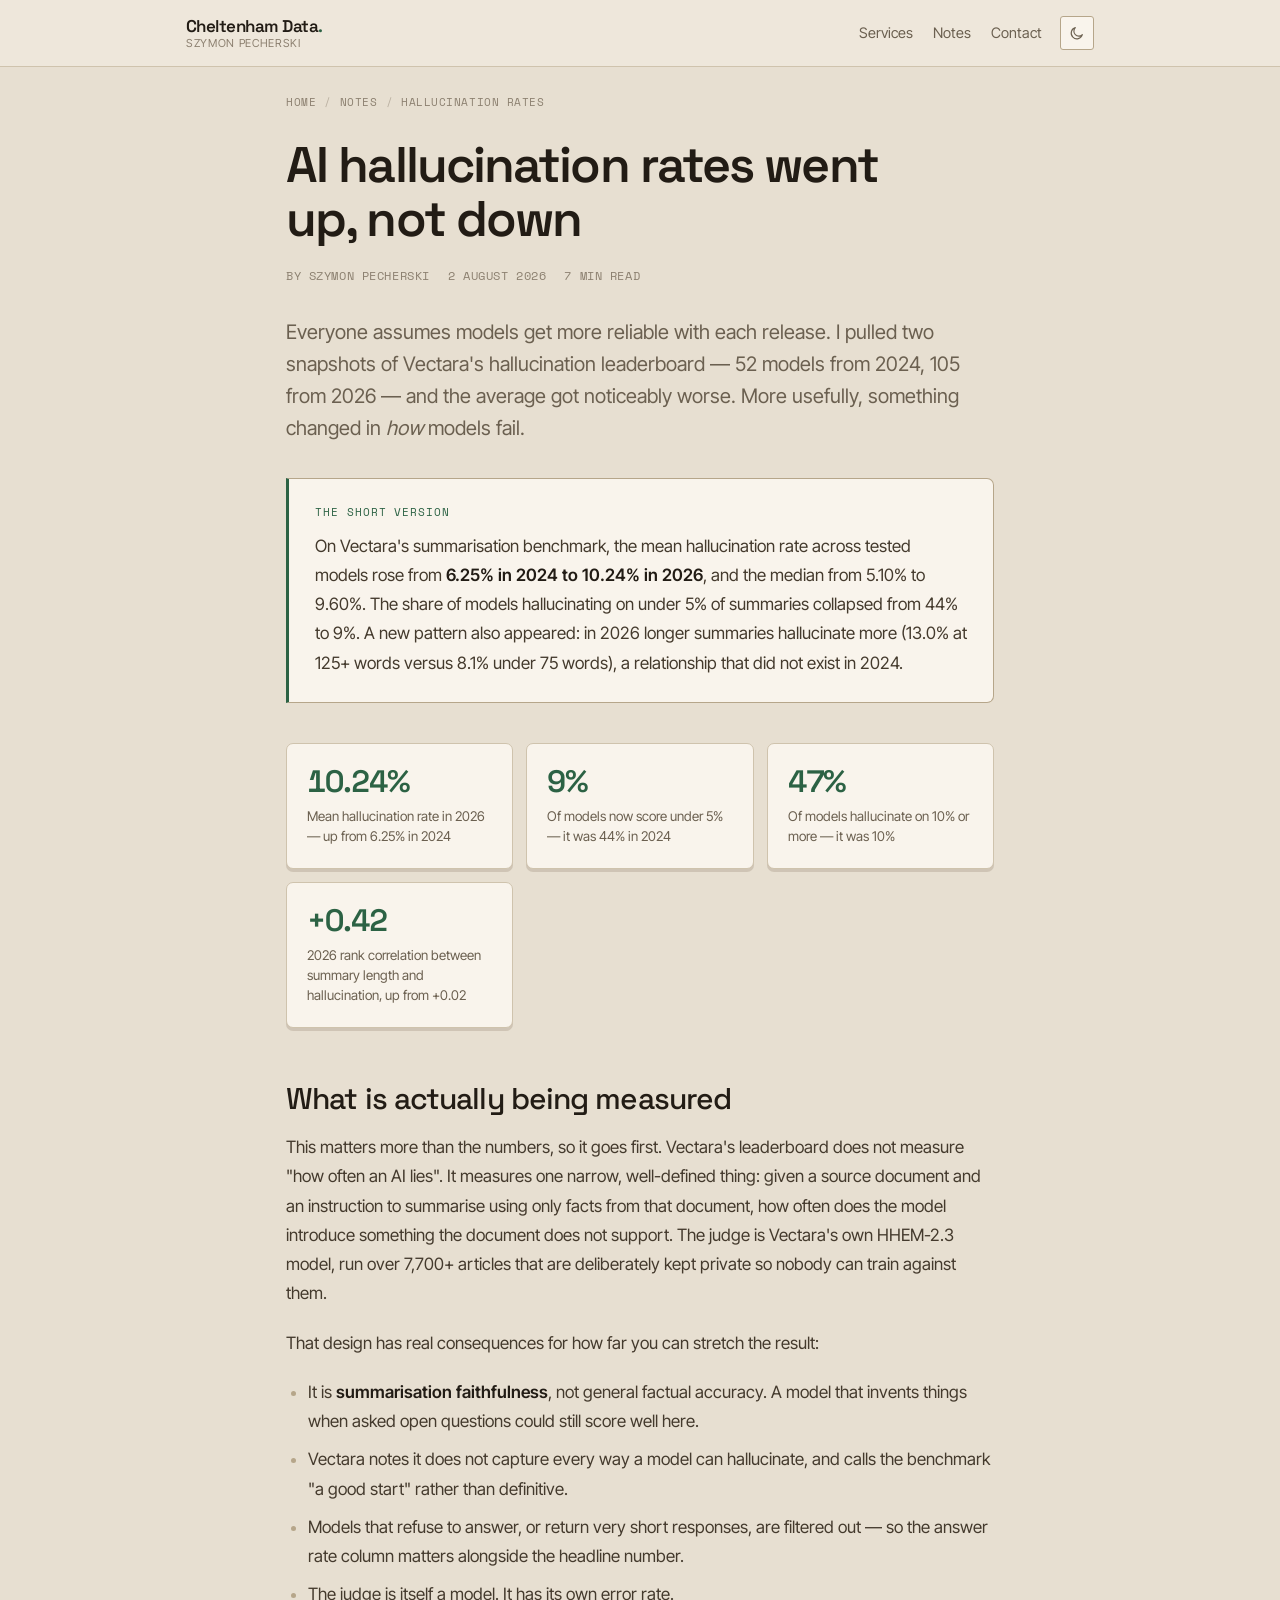
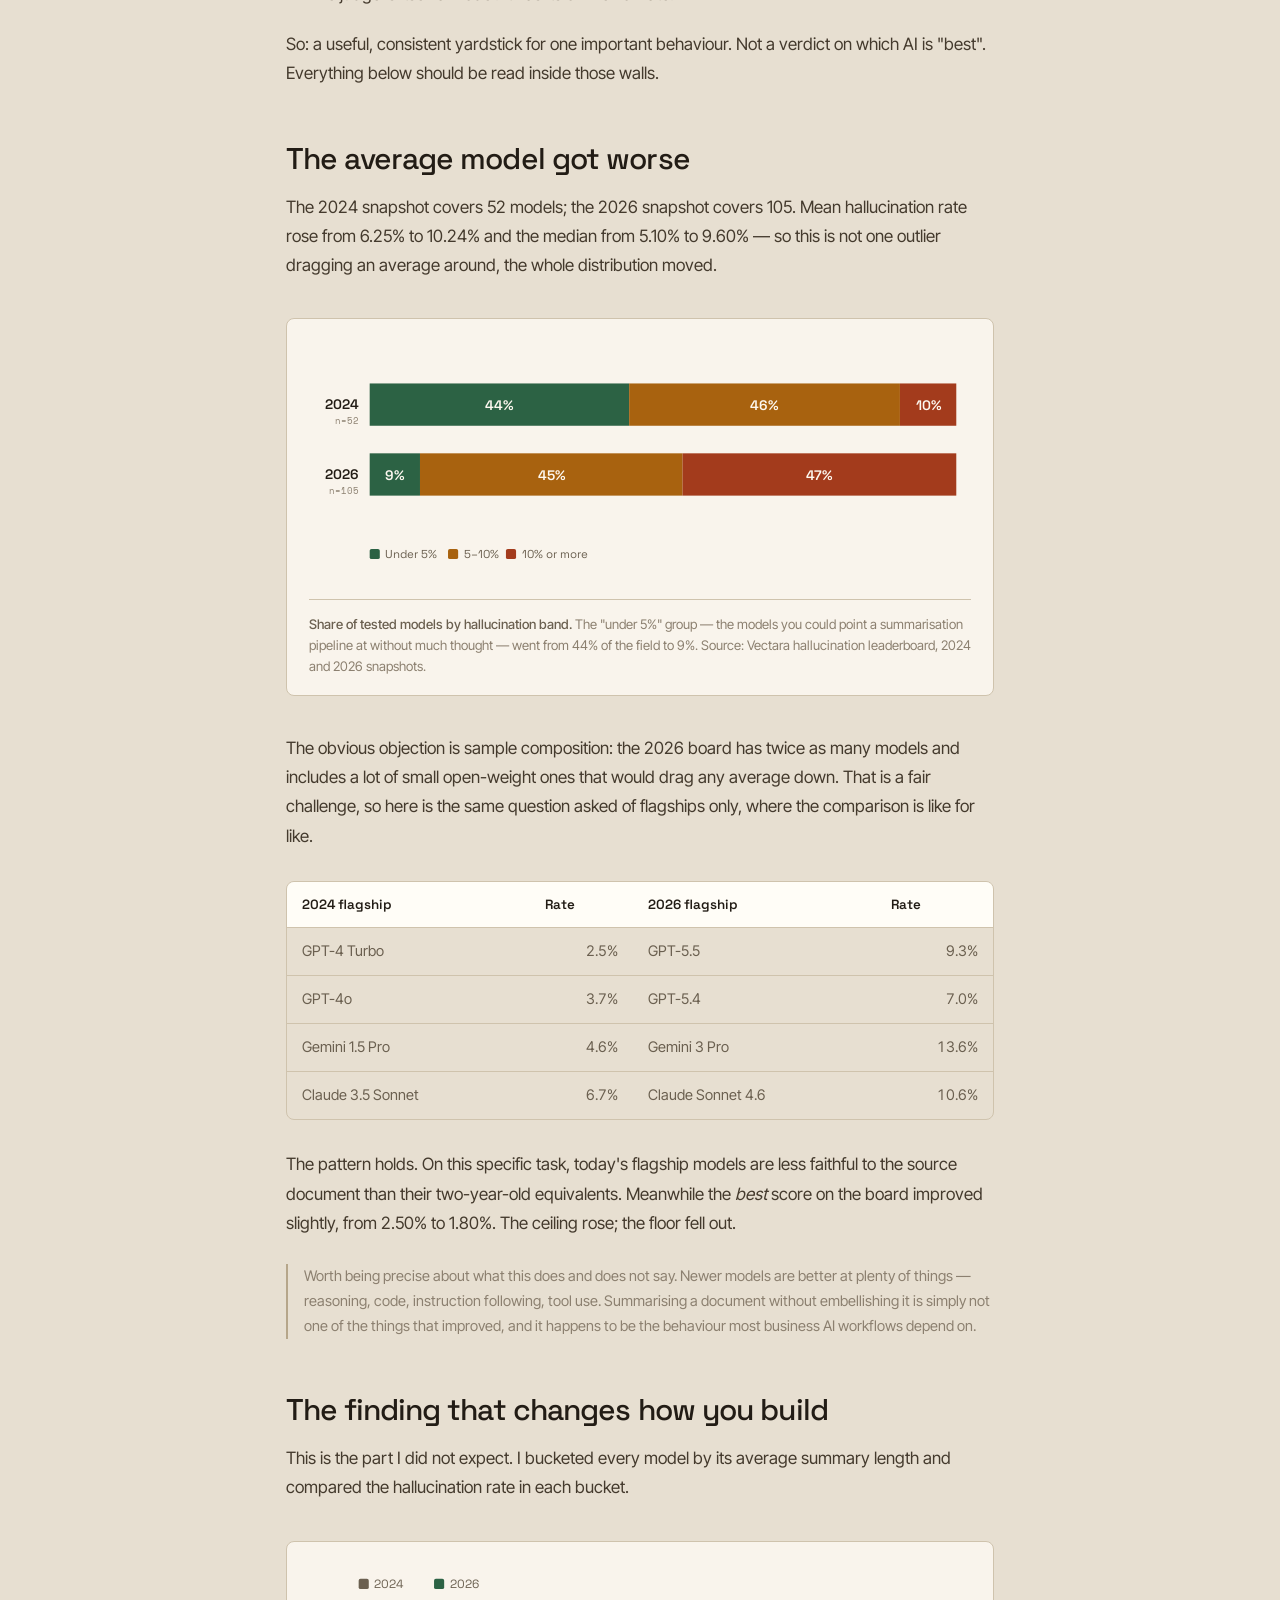
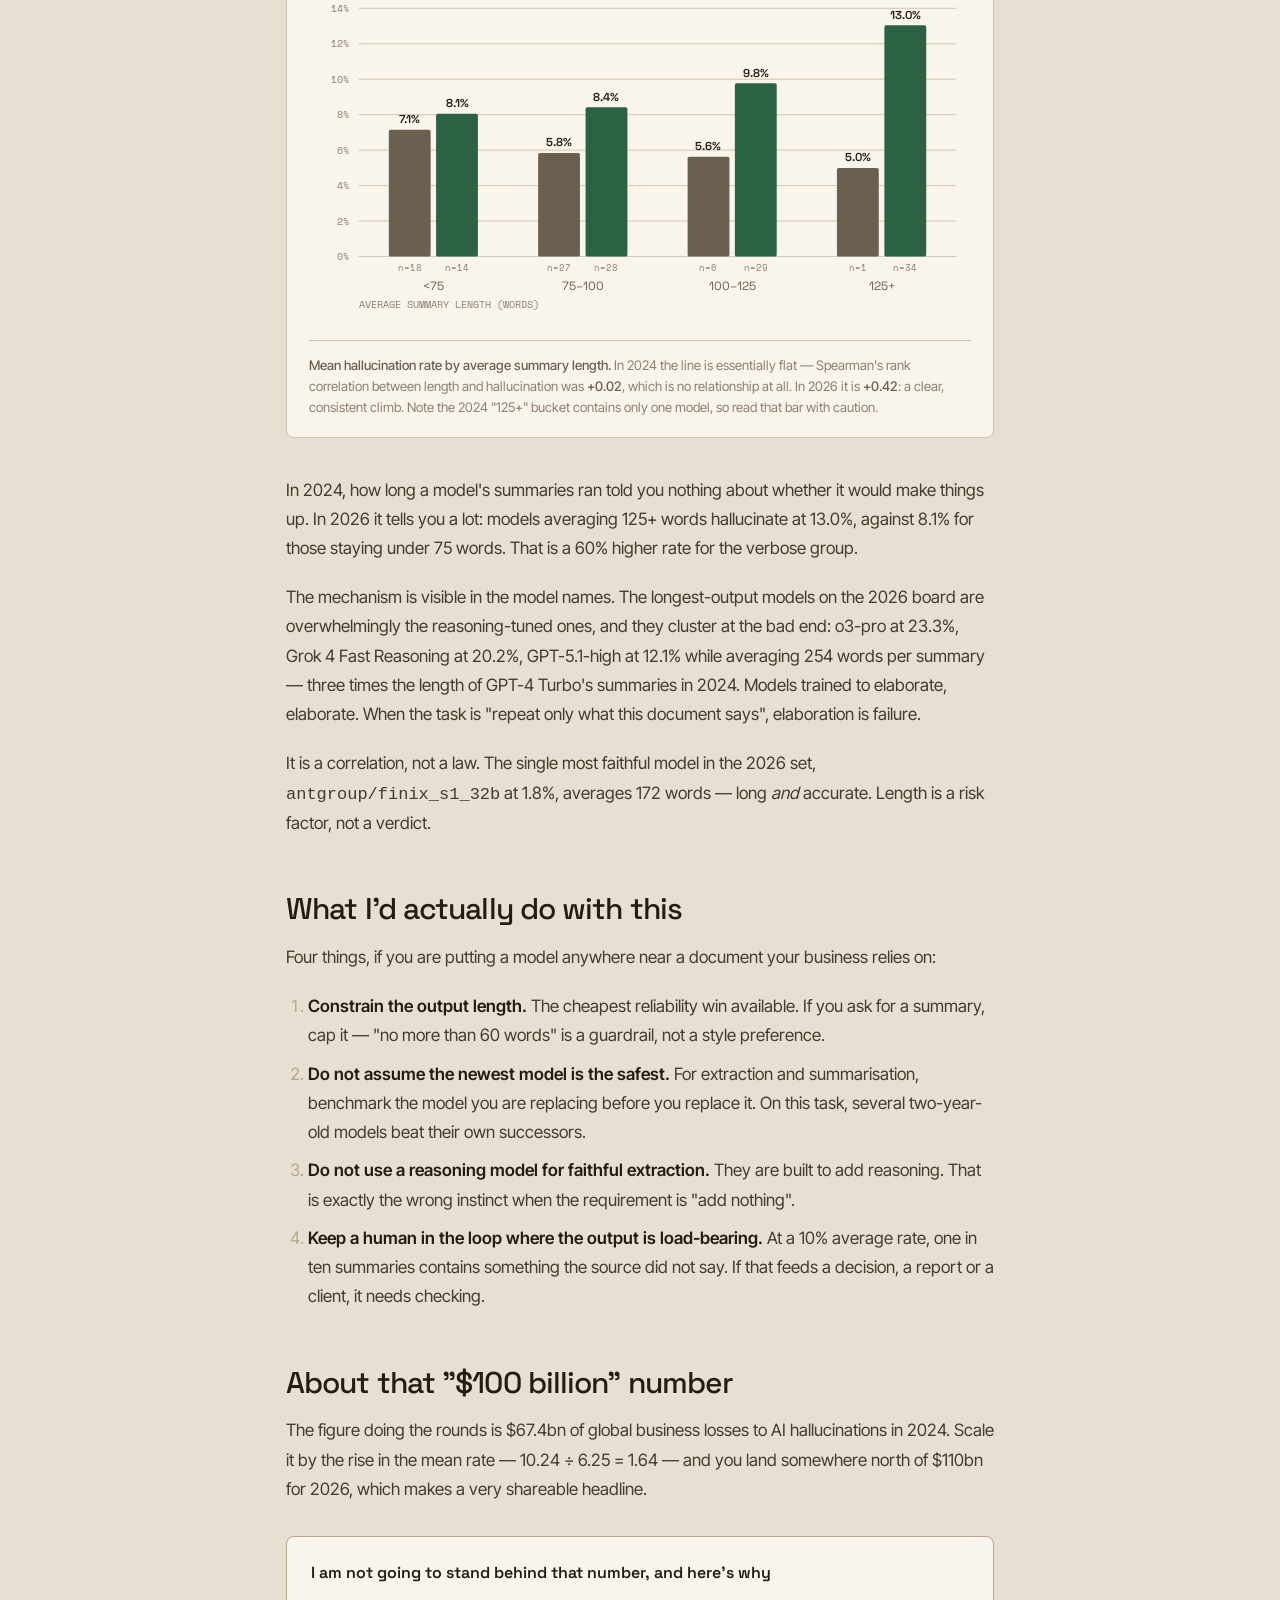
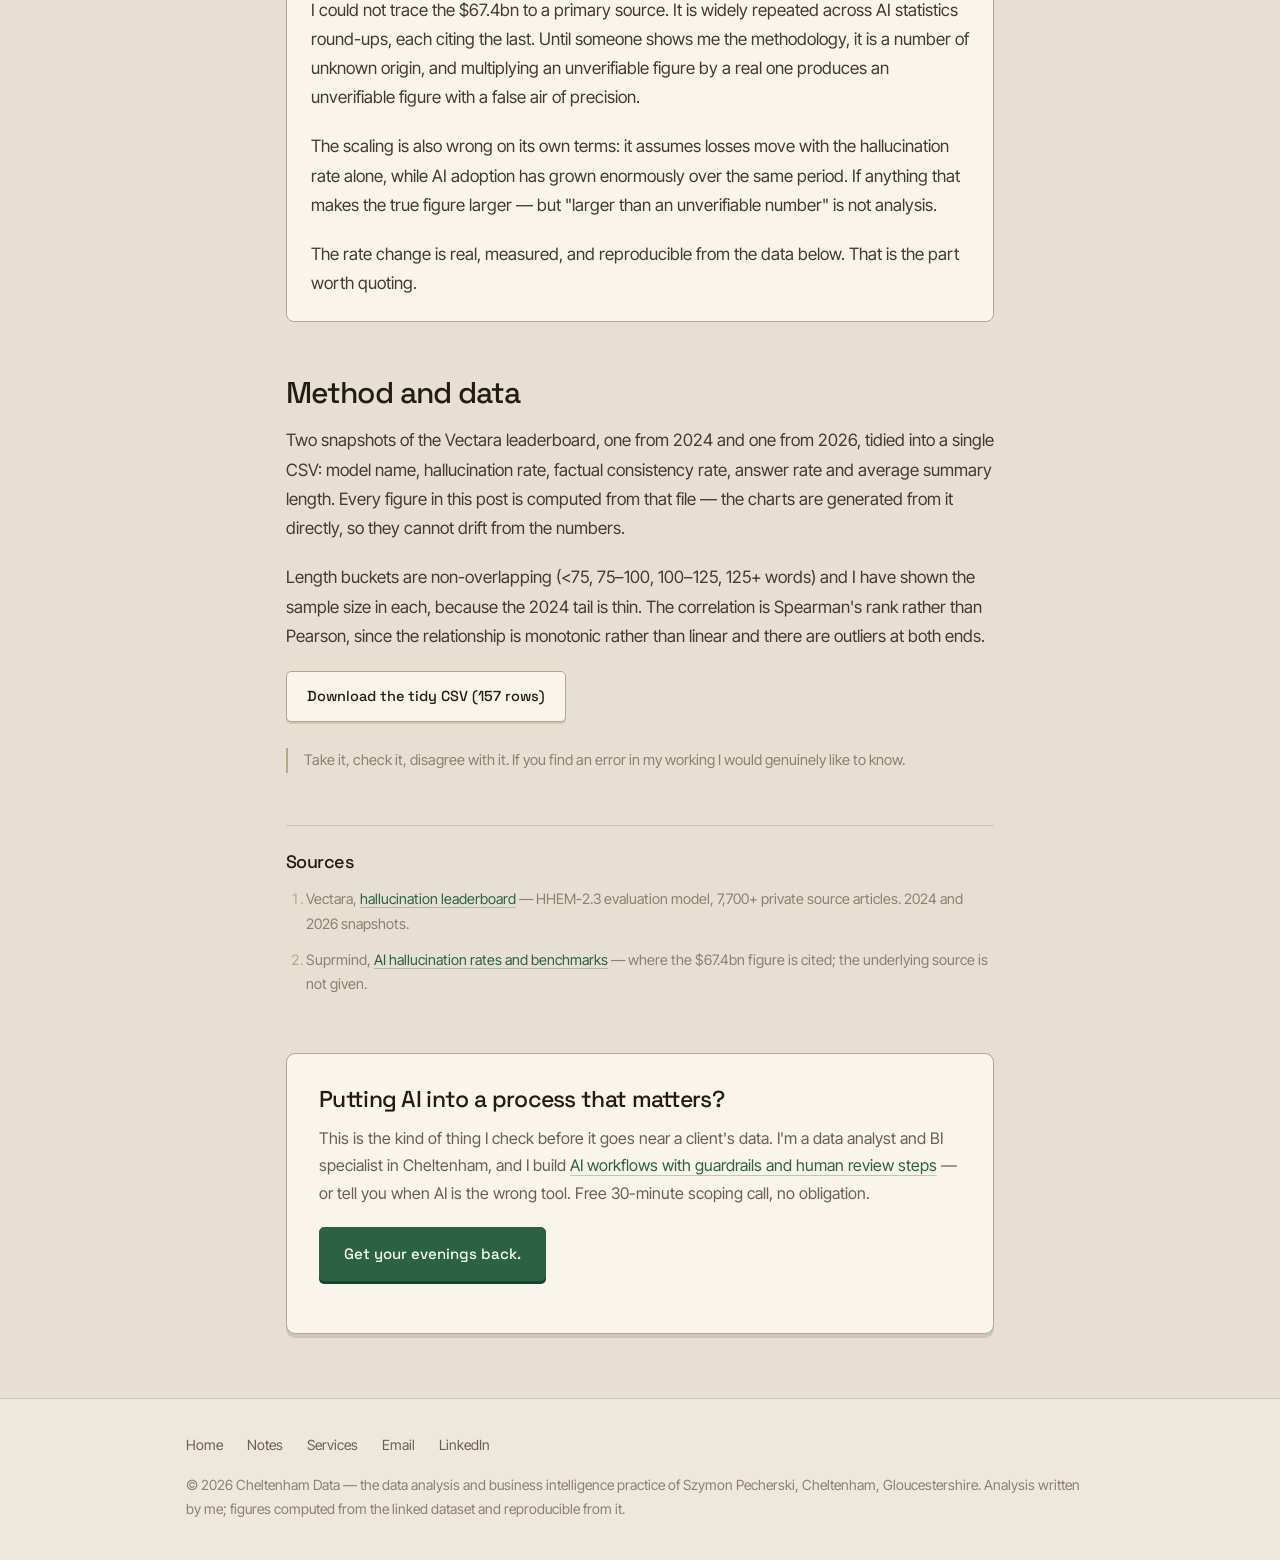
<file: blog/ai-hallucination-rates-2024-vs-2026/index.html>
<!DOCTYPE html>
<html lang="en-GB">
<head>
<meta charset="utf-8">
<meta name="viewport" content="width=device-width, initial-scale=1, viewport-fit=cover">

<title>AI hallucination rates went up, not down: 2024 vs 2026</title>
<meta name="description" content="I compared 157 models on Vectara's hallucination leaderboard. The average rate rose from 6.25% to 10.24%, and summary length now predicts hallucination.">
<meta name="author" content="Szymon Pecherski">
<meta name="theme-color" content="#e7dfd1" id="tc">
<meta name="color-scheme" content="light dark">
<meta name="robots" content="index, follow, max-image-preview:large, max-snippet:-1">
<link rel="canonical" href="https://cheltenhamdata.co.uk/blog/ai-hallucination-rates-2024-vs-2026/">
<link rel="alternate" hreflang="en-GB" href="https://cheltenhamdata.co.uk/blog/ai-hallucination-rates-2024-vs-2026/">
<link rel="alternate" hreflang="x-default" href="https://cheltenhamdata.co.uk/blog/ai-hallucination-rates-2024-vs-2026/">

<meta property="og:type" content="article">
<meta property="og:site_name" content="Cheltenham Data">
<meta property="og:title" content="AI hallucination rates went up, not down: 2024 vs 2026">
<meta property="og:description" content="157 models compared. The average hallucination rate rose from 6.25% to 10.24% — and length now predicts it.">
<meta property="og:url" content="https://cheltenhamdata.co.uk/blog/ai-hallucination-rates-2024-vs-2026/">
<meta property="og:locale" content="en_GB">
<meta property="og:image" content="https://cheltenhamdata.co.uk/blog/ai-hallucination-rates-2024-vs-2026/og.png">
<meta property="og:image:width" content="1200">
<meta property="og:image:height" content="630">
<meta property="og:image:type" content="image/png">
<meta property="og:image:alt" content="AI hallucination rates went up, not down — mean rate 6.25% in 2024 versus 10.24% in 2026">
<meta property="article:published_time" content="2026-08-02">
<meta property="article:modified_time" content="2026-08-02">
<meta property="article:author" content="Szymon Pecherski">
<meta name="twitter:card" content="summary_large_image">
<meta name="twitter:title" content="AI hallucination rates went up, not down: 2024 vs 2026">
<meta name="twitter:description" content="157 models compared. The average hallucination rate rose from 6.25% to 10.24% — and length now predicts it.">
<meta name="twitter:image" content="https://cheltenhamdata.co.uk/blog/ai-hallucination-rates-2024-vs-2026/og.png">
<meta name="twitter:image:alt" content="AI hallucination rates went up, not down — mean rate 6.25% in 2024 versus 10.24% in 2026">

<link rel="icon" href="/favicon.ico" sizes="16x16 32x32 48x48">
<link rel="icon" href="/icon-192.png" type="image/png" sizes="192x192">
<link rel="icon" href="/favicon.svg" type="image/svg+xml">
<link rel="apple-touch-icon" href="/apple-touch-icon.png">
<link rel="manifest" href="/site.webmanifest">
<link rel="preload" href="/fonts/space-grotesk-600.woff2" as="font" type="font/woff2" crossorigin>
<link rel="preload" href="/fonts/inter-tight-400.woff2" as="font" type="font/woff2" crossorigin>
<link rel="stylesheet" href="/blog/blog.css">

<script type="application/ld+json">
{
  "@context": "https://schema.org",
  "@graph": [
    {
      "@type": "BlogPosting",
      "@id": "https://cheltenhamdata.co.uk/blog/ai-hallucination-rates-2024-vs-2026/#post",
      "headline": "AI hallucination rates went up, not down: 2024 vs 2026",
      "description": "A comparison of 157 model results on Vectara's hallucination leaderboard between 2024 and 2026, showing the mean rate rising from 6.25% to 10.24% and a new positive relationship between summary length and hallucination.",
      "url": "https://cheltenhamdata.co.uk/blog/ai-hallucination-rates-2024-vs-2026/",
      "datePublished": "2026-08-02",
      "dateModified": "2026-08-02",
      "inLanguage": "en-GB",
      "image": "https://cheltenhamdata.co.uk/blog/ai-hallucination-rates-2024-vs-2026/og.png",
      "wordCount": 1600,
      "keywords": ["AI hallucination rate", "LLM benchmarks", "Vectara", "AI workflow design", "data analysis"],
      "author": { "@id": "https://cheltenhamdata.co.uk/#person" },
      "publisher": { "@id": "https://cheltenhamdata.co.uk/#business" },
      "isPartOf": { "@id": "https://cheltenhamdata.co.uk/blog/#blog" },
      "mainEntityOfPage": { "@id": "https://cheltenhamdata.co.uk/blog/ai-hallucination-rates-2024-vs-2026/" },
      "citation": [
        { "@type": "CreativeWork", "name": "Vectara hallucination leaderboard", "url": "https://github.com/vectara/hallucination-leaderboard" }
      ]
    },
    {
      "@type": "Dataset",
      "@id": "https://cheltenhamdata.co.uk/blog/ai-hallucination-rates-2024-vs-2026/#dataset",
      "name": "Vectara hallucination leaderboard, 2024 and 2026 snapshots (tidy CSV)",
      "description": "157 rows: model name, hallucination rate, factual consistency rate, answer rate and average summary length, for 52 models in 2024 and 105 models in 2026.",
      "license": "https://creativecommons.org/licenses/by/4.0/",
      "creator": { "@id": "https://cheltenhamdata.co.uk/#person" },
      "isAccessibleForFree": true,
      "distribution": {
        "@type": "DataDownload",
        "encodingFormat": "text/csv",
        "contentUrl": "https://cheltenhamdata.co.uk/blog/ai-hallucination-rates-2024-vs-2026/data/vectara-hallucination-2024-vs-2026.csv"
      }
    },
    {
      "@type": "BreadcrumbList",
      "@id": "https://cheltenhamdata.co.uk/blog/ai-hallucination-rates-2024-vs-2026/#crumbs",
      "itemListElement": [
        { "@type": "ListItem", "position": 1, "name": "Home", "item": "https://cheltenhamdata.co.uk/" },
        { "@type": "ListItem", "position": 2, "name": "Notes", "item": "https://cheltenhamdata.co.uk/blog/" },
        { "@type": "ListItem", "position": 3, "name": "AI hallucination rates: 2024 vs 2026" }
      ]
    }
  ]
}
</script>
<script>
(function(){
  var t; try{ t = localStorage.getItem('cd-theme'); }catch(e){}
  if(t !== 'light' && t !== 'dark') t = 'light';
  document.documentElement.setAttribute('data-theme', t);
})();
</script>
<noscript><style>.tgl{display:none}</style></noscript>
</head>
<body>

<a class="skip" href="#main">Skip to content</a>

<header class="top">
  <div class="wrap wide">
    <a class="brand" href="/"><b>Cheltenham Data<span>.</span></b><span class="by">Szymon Pecherski</span></a>
    <div class="right">
      <nav aria-label="Primary">
      <a href="/#services">Services</a>
      <a href="/blog/">Notes</a>
        <a href="/#contact">Contact</a>
      </nav>
      <button class="tgl" id="tgl" type="button" aria-label="Switch to dark theme">
        <svg class="i-moon" width="16" height="16" viewBox="0 0 24 24" fill="none" stroke="currentColor" stroke-width="1.7" stroke-linecap="round" stroke-linejoin="round" aria-hidden="true"><path d="M20 14.5A8.5 8.5 0 1 1 9.5 4a6.8 6.8 0 0 0 10.5 10.5"/></svg>
        <svg class="i-sun" width="16" height="16" viewBox="0 0 24 24" fill="none" stroke="currentColor" stroke-width="1.7" stroke-linecap="round" aria-hidden="true"><circle cx="12" cy="12" r="4.2"/><path d="M12 2.6v2.2M12 19.2v2.2M2.6 12h2.2M19.2 12h2.2M5.3 5.3l1.6 1.6M17.1 17.1l1.6 1.6M18.7 5.3l-1.6 1.6M6.9 17.1l-1.6 1.6"/></svg>
      </button>
    </div>
  </div>
</header>

<div class="wrap">
  <nav class="crumbs" aria-label="Breadcrumb">
    <a href="/">Home</a><span>/</span><a href="/blog/">Notes</a><span>/</span>Hallucination rates
  </nav>
</div>

<main id="main">
<article class="wrap">

  <h1>AI hallucination rates went up, not down</h1>

  <div class="meta">
    <span>By Szymon Pecherski</span>
    <span><time datetime="2026-08-02">2 August 2026</time></span>
    <span>7 min read</span>
  </div>

  <p class="standfirst">Everyone assumes models get more reliable with each release. I pulled two
  snapshots of Vectara's hallucination leaderboard — 52 models from 2024, 105 from 2026 — and
  the average got noticeably worse. More usefully, something changed in <em>how</em> models fail.</p>

  <div class="tldr">
    <b>The short version</b>
    <p>On Vectara's summarisation benchmark, the mean hallucination rate across tested models rose
    from <strong>6.25% in 2024 to 10.24% in 2026</strong>, and the median from 5.10% to 9.60%. The
    share of models hallucinating on under 5% of summaries collapsed from 44% to 9%. A new pattern
    also appeared: in 2026 longer summaries hallucinate more (13.0% at 125+ words versus 8.1% under
    75 words), a relationship that did not exist in 2024.</p>
  </div>

  <div class="tiles">
    <div class="tile"><div class="n">10.24%</div><div class="t">Mean hallucination rate in 2026 &mdash; up from 6.25% in 2024</div></div>
    <div class="tile"><div class="n">9%</div><div class="t">Of models now score under 5% &mdash; it was 44% in 2024</div></div>
    <div class="tile"><div class="n">47%</div><div class="t">Of models hallucinate on 10% or more &mdash; it was 10%</div></div>
    <div class="tile"><div class="n">+0.42</div><div class="t">2026 rank correlation between summary length and hallucination, up from +0.02</div></div>
  </div>

  <h2>What is actually being measured</h2>

  <p>This matters more than the numbers, so it goes first. Vectara's leaderboard does not measure
  "how often an AI lies". It measures one narrow, well-defined thing: given a source document and an
  instruction to summarise using only facts from that document, how often does the model introduce
  something the document does not support. The judge is Vectara's own HHEM-2.3 model, run over 7,700+
  articles that are deliberately kept private so nobody can train against them.</p>

  <p>That design has real consequences for how far you can stretch the result:</p>

  <ul>
    <li>It is <strong>summarisation faithfulness</strong>, not general factual accuracy. A model that
    invents things when asked open questions could still score well here.</li>
    <li>Vectara notes it does not capture every way a model can hallucinate, and calls the benchmark
    "a good start" rather than definitive.</li>
    <li>Models that refuse to answer, or return very short responses, are filtered out — so the
    answer rate column matters alongside the headline number.</li>
    <li>The judge is itself a model. It has its own error rate.</li>
  </ul>

  <p>So: a useful, consistent yardstick for one important behaviour. Not a verdict on which AI is
  "best". Everything below should be read inside those walls.</p>

  <h2>The average model got worse</h2>

  <p>The 2024 snapshot covers 52 models; the 2026 snapshot covers 105. Mean hallucination rate rose
  from 6.25% to 10.24% and the median from 5.10% to 9.60% — so this is not one outlier dragging an
  average around, the whole distribution moved.</p>

  <figure>
    <!--CHART:bands:BEGIN-->
<svg viewBox="0 0 720 250" xmlns="http://www.w3.org/2000/svg" role="img" aria-labelledby="c2t c2d" style="width:100%;height:auto">
<title id="c2t">Share of models by hallucination band, 2024 versus 2026</title>
<desc id="c2d">In 2024, 44% of the 52 models tested hallucinated on under 5% of summaries and only 10% hit 10% or worse. By 2026, across 105 models, just 9% were under 5% while 47% hallucinated on 10% or more.</desc>
<text x="54" y="72.0" text-anchor="end" font-family="'Space Grotesk',ui-sans-serif,system-ui,sans-serif" font-size="15" font-weight="600" fill="var(--text)">2024</text>
<text x="54" y="88.0" text-anchor="end" font-family="'Space Mono',ui-monospace,monospace" font-size="9.5" fill="var(--faint)">n=52</text>
<rect x="66.0" y="44" width="282.2" height="46" fill="var(--c1)"/>
<text x="207.1" y="73.0" text-anchor="middle" font-family="'Space Grotesk',ui-sans-serif,system-ui,sans-serif" font-size="15" font-weight="600" fill="var(--on-c)">44%</text>
<rect x="348.2" y="44" width="294.5" height="46" fill="var(--c2)"/>
<text x="495.4" y="73.0" text-anchor="middle" font-family="'Space Grotesk',ui-sans-serif,system-ui,sans-serif" font-size="15" font-weight="600" fill="var(--on-c)">46%</text>
<rect x="642.7" y="44" width="61.3" height="46" fill="var(--c3)"/>
<text x="673.3" y="73.0" text-anchor="middle" font-family="'Space Grotesk',ui-sans-serif,system-ui,sans-serif" font-size="15" font-weight="600" fill="var(--on-c)">10%</text>
<text x="54" y="148.0" text-anchor="end" font-family="'Space Grotesk',ui-sans-serif,system-ui,sans-serif" font-size="15" font-weight="600" fill="var(--text)">2026</text>
<text x="54" y="164.0" text-anchor="end" font-family="'Space Mono',ui-monospace,monospace" font-size="9.5" fill="var(--faint)">n=105</text>
<rect x="66.0" y="120" width="54.7" height="46" fill="var(--c1)"/>
<text x="93.3" y="149.0" text-anchor="middle" font-family="'Space Grotesk',ui-sans-serif,system-ui,sans-serif" font-size="15" font-weight="600" fill="var(--on-c)">9%</text>
<rect x="120.7" y="120" width="285.6" height="46" fill="var(--c2)"/>
<text x="263.5" y="149.0" text-anchor="middle" font-family="'Space Grotesk',ui-sans-serif,system-ui,sans-serif" font-size="15" font-weight="600" fill="var(--on-c)">45%</text>
<rect x="406.3" y="120" width="297.7" height="46" fill="var(--c3)"/>
<text x="555.1" y="149.0" text-anchor="middle" font-family="'Space Grotesk',ui-sans-serif,system-ui,sans-serif" font-size="15" font-weight="600" fill="var(--on-c)">47%</text>
<rect x="66" y="224" width="11" height="11" fill="var(--c1)" rx="2"/>
<text x="83" y="234" font-family="'Space Grotesk',ui-sans-serif,system-ui,sans-serif" font-size="12.5" fill="var(--muted)">Under 5%</text>
<rect x="151.2" y="224" width="11" height="11" fill="var(--c2)" rx="2"/>
<text x="168.2" y="234" font-family="'Space Grotesk',ui-sans-serif,system-ui,sans-serif" font-size="12.5" fill="var(--muted)">5–10%</text>
<rect x="214.2" y="224" width="11" height="11" fill="var(--c3)" rx="2"/>
<text x="231.2" y="234" font-family="'Space Grotesk',ui-sans-serif,system-ui,sans-serif" font-size="12.5" fill="var(--muted)">10% or more</text>
</svg>
<!--CHART:bands:END-->
    <figcaption><b>Share of tested models by hallucination band.</b> The "under 5%" group — the models
    you could point a summarisation pipeline at without much thought — went from 44% of the field to
    9%. Source: Vectara hallucination leaderboard, 2024 and 2026 snapshots.</figcaption>
  </figure>

  <p>The obvious objection is sample composition: the 2026 board has twice as many models and includes
  a lot of small open-weight ones that would drag any average down. That is a fair challenge, so
  here is the same question asked of flagships only, where the comparison is like for like.</p>

  <div class="tbl">
  <table>
    <caption class="sr">Flagship model hallucination rates, 2024 versus 2026</caption>
    <thead>
      <tr><th>2024 flagship</th><th class="num">Rate</th><th>2026 flagship</th><th class="num">Rate</th></tr>
    </thead>
    <tbody>
      <tr><td>GPT-4 Turbo</td><td class="num">2.5%</td><td>GPT-5.5</td><td class="num">9.3%</td></tr>
      <tr><td>GPT-4o</td><td class="num">3.7%</td><td>GPT-5.4</td><td class="num">7.0%</td></tr>
      <tr><td>Gemini 1.5 Pro</td><td class="num">4.6%</td><td>Gemini 3 Pro</td><td class="num">13.6%</td></tr>
      <tr><td>Claude 3.5 Sonnet</td><td class="num">6.7%</td><td>Claude Sonnet 4.6</td><td class="num">10.6%</td></tr>
    </tbody>
  </table>
  </div>

  <p>The pattern holds. On this specific task, today's flagship models are less faithful to the source
  document than their two-year-old equivalents. Meanwhile the <em>best</em> score on the board
  improved slightly, from 2.50% to 1.80%. The ceiling rose; the floor fell out.</p>

  <div class="note">Worth being precise about what this does and does not say. Newer models are better
  at plenty of things — reasoning, code, instruction following, tool use. Summarising a document
  without embellishing it is simply not one of the things that improved, and it happens to be the
  behaviour most business AI workflows depend on.</div>

  <h2>The finding that changes how you build</h2>

  <p>This is the part I did not expect. I bucketed every model by its average summary length and
  compared the hallucination rate in each bucket.</p>

  <figure>
    <!--CHART:length:BEGIN-->
<svg viewBox="0 0 720 380" xmlns="http://www.w3.org/2000/svg" role="img" aria-labelledby="c1t c1d" style="width:100%;height:auto">
<title id="c1t">Mean hallucination rate by summary length, 2024 versus 2026</title>
<desc id="c1d">In 2024 the hallucination rate was flat across summary lengths (7.1% under 75 words down to 5.0% at 125-plus words, but only one model sat in that longest bucket). In 2026 the rate climbs steadily with length: 8.1% under 75 words, 8.4% at 75 to 100, 9.8% at 100 to 125, and 13.0% at 125-plus words.</desc>
<line x1="54" y1="316.0" x2="704" y2="316.0" stroke="var(--line)" stroke-width="1"/>
<text x="44" y="320.0" text-anchor="end" font-family="'Space Mono',ui-monospace,monospace" font-size="11" fill="var(--faint)">0%</text>
<line x1="54" y1="277.4" x2="704" y2="277.4" stroke="var(--line)" stroke-width="1"/>
<text x="44" y="281.4" text-anchor="end" font-family="'Space Mono',ui-monospace,monospace" font-size="11" fill="var(--faint)">2%</text>
<line x1="54" y1="238.9" x2="704" y2="238.9" stroke="var(--line)" stroke-width="1"/>
<text x="44" y="242.9" text-anchor="end" font-family="'Space Mono',ui-monospace,monospace" font-size="11" fill="var(--faint)">4%</text>
<line x1="54" y1="200.3" x2="704" y2="200.3" stroke="var(--line)" stroke-width="1"/>
<text x="44" y="204.3" text-anchor="end" font-family="'Space Mono',ui-monospace,monospace" font-size="11" fill="var(--faint)">6%</text>
<line x1="54" y1="161.7" x2="704" y2="161.7" stroke="var(--line)" stroke-width="1"/>
<text x="44" y="165.7" text-anchor="end" font-family="'Space Mono',ui-monospace,monospace" font-size="11" fill="var(--faint)">8%</text>
<line x1="54" y1="123.1" x2="704" y2="123.1" stroke="var(--line)" stroke-width="1"/>
<text x="44" y="127.1" text-anchor="end" font-family="'Space Mono',ui-monospace,monospace" font-size="11" fill="var(--faint)">10%</text>
<line x1="54" y1="84.6" x2="704" y2="84.6" stroke="var(--line)" stroke-width="1"/>
<text x="44" y="88.6" text-anchor="end" font-family="'Space Mono',ui-monospace,monospace" font-size="11" fill="var(--faint)">12%</text>
<line x1="54" y1="46.0" x2="704" y2="46.0" stroke="var(--line)" stroke-width="1"/>
<text x="44" y="50.0" text-anchor="end" font-family="'Space Mono',ui-monospace,monospace" font-size="11" fill="var(--faint)">14%</text>
<rect x="86.8" y="178.2" width="45.5" height="137.8" fill="var(--muted)" rx="2"/>
<text x="109.5" y="171.2" text-anchor="middle" font-family="'Space Grotesk',ui-sans-serif,system-ui,sans-serif" font-size="12.5" font-weight="600" fill="var(--text)">7.1%</text>
<text x="109.5" y="332.0" text-anchor="middle" font-family="'Space Mono',ui-monospace,monospace" font-size="9.5" fill="var(--faint)">n=18</text>
<rect x="138.2" y="160.6" width="45.5" height="155.4" fill="var(--oak)" rx="2"/>
<text x="161.0" y="153.6" text-anchor="middle" font-family="'Space Grotesk',ui-sans-serif,system-ui,sans-serif" font-size="12.5" font-weight="600" fill="var(--text)">8.1%</text>
<text x="161.0" y="332.0" text-anchor="middle" font-family="'Space Mono',ui-monospace,monospace" font-size="9.5" fill="var(--faint)">n=14</text>
<text x="135.2" y="352.0" text-anchor="middle" font-family="'Space Grotesk',ui-sans-serif,system-ui,sans-serif" font-size="13" fill="var(--muted)">&lt;75</text>
<rect x="249.2" y="203.3" width="45.5" height="112.7" fill="var(--muted)" rx="2"/>
<text x="272.0" y="196.3" text-anchor="middle" font-family="'Space Grotesk',ui-sans-serif,system-ui,sans-serif" font-size="12.5" font-weight="600" fill="var(--text)">5.8%</text>
<text x="272.0" y="332.0" text-anchor="middle" font-family="'Space Mono',ui-monospace,monospace" font-size="9.5" fill="var(--faint)">n=27</text>
<rect x="300.8" y="153.7" width="45.5" height="162.3" fill="var(--oak)" rx="2"/>
<text x="323.5" y="146.7" text-anchor="middle" font-family="'Space Grotesk',ui-sans-serif,system-ui,sans-serif" font-size="12.5" font-weight="600" fill="var(--text)">8.4%</text>
<text x="323.5" y="332.0" text-anchor="middle" font-family="'Space Mono',ui-monospace,monospace" font-size="9.5" fill="var(--faint)">n=28</text>
<text x="297.8" y="352.0" text-anchor="middle" font-family="'Space Grotesk',ui-sans-serif,system-ui,sans-serif" font-size="13" fill="var(--muted)">75–100</text>
<rect x="411.8" y="207.4" width="45.5" height="108.6" fill="var(--muted)" rx="2"/>
<text x="434.5" y="200.4" text-anchor="middle" font-family="'Space Grotesk',ui-sans-serif,system-ui,sans-serif" font-size="12.5" font-weight="600" fill="var(--text)">5.6%</text>
<text x="434.5" y="332.0" text-anchor="middle" font-family="'Space Mono',ui-monospace,monospace" font-size="9.5" fill="var(--faint)">n=6</text>
<rect x="463.2" y="127.5" width="45.5" height="188.5" fill="var(--oak)" rx="2"/>
<text x="486.0" y="120.5" text-anchor="middle" font-family="'Space Grotesk',ui-sans-serif,system-ui,sans-serif" font-size="12.5" font-weight="600" fill="var(--text)">9.8%</text>
<text x="486.0" y="332.0" text-anchor="middle" font-family="'Space Mono',ui-monospace,monospace" font-size="9.5" fill="var(--faint)">n=29</text>
<text x="460.2" y="352.0" text-anchor="middle" font-family="'Space Grotesk',ui-sans-serif,system-ui,sans-serif" font-size="13" fill="var(--muted)">100–125</text>
<rect x="574.2" y="219.6" width="45.5" height="96.4" fill="var(--muted)" rx="2"/>
<text x="597.0" y="212.6" text-anchor="middle" font-family="'Space Grotesk',ui-sans-serif,system-ui,sans-serif" font-size="12.5" font-weight="600" fill="var(--text)">5.0%</text>
<text x="597.0" y="332.0" text-anchor="middle" font-family="'Space Mono',ui-monospace,monospace" font-size="9.5" fill="var(--faint)">n=1</text>
<rect x="625.8" y="64.4" width="45.5" height="251.6" fill="var(--oak)" rx="2"/>
<text x="648.5" y="57.4" text-anchor="middle" font-family="'Space Grotesk',ui-sans-serif,system-ui,sans-serif" font-size="12.5" font-weight="600" fill="var(--text)">13.0%</text>
<text x="648.5" y="332.0" text-anchor="middle" font-family="'Space Mono',ui-monospace,monospace" font-size="9.5" fill="var(--faint)">n=34</text>
<text x="622.8" y="352.0" text-anchor="middle" font-family="'Space Grotesk',ui-sans-serif,system-ui,sans-serif" font-size="13" fill="var(--muted)">125+</text>
<text x="54" y="372" font-family="'Space Mono',ui-monospace,monospace" font-size="10.5" fill="var(--faint)">AVERAGE SUMMARY LENGTH (WORDS)</text>
<rect x="54" y="14" width="11" height="11" fill="var(--muted)" rx="2"/>
<text x="71" y="24" font-family="'Space Grotesk',ui-sans-serif,system-ui,sans-serif" font-size="13" fill="var(--muted)">2024</text>
<rect x="136" y="14" width="11" height="11" fill="var(--oak)" rx="2"/>
<text x="153" y="24" font-family="'Space Grotesk',ui-sans-serif,system-ui,sans-serif" font-size="13" fill="var(--muted)">2026</text>
</svg>
<!--CHART:length:END-->
    <figcaption><b>Mean hallucination rate by average summary length.</b> In 2024 the line is
    essentially flat — Spearman's rank correlation between length and hallucination was <b>+0.02</b>,
    which is no relationship at all. In 2026 it is <b>+0.42</b>: a clear, consistent climb. Note the
    2024 "125+" bucket contains only one model, so read that bar with caution.</figcaption>
  </figure>

  <p>In 2024, how long a model's summaries ran told you nothing about whether it would make things
  up. In 2026 it tells you a lot: models averaging 125+ words hallucinate at 13.0%, against 8.1% for
  those staying under 75 words. That is a 60% higher rate for the verbose group.</p>

  <p>The mechanism is visible in the model names. The longest-output models on the 2026 board are
  overwhelmingly the reasoning-tuned ones, and they cluster at the bad end: o3-pro at 23.3%,
  Grok 4 Fast Reasoning at 20.2%, GPT-5.1-high at 12.1% while averaging 254 words per summary —
  three times the length of GPT-4 Turbo's summaries in 2024. Models trained to elaborate, elaborate.
  When the task is "repeat only what this document says", elaboration is failure.</p>

  <p>It is a correlation, not a law. The single most faithful model in the 2026 set,
  <code>antgroup/finix_s1_32b</code> at 1.8%, averages 172 words — long <em>and</em> accurate. Length
  is a risk factor, not a verdict.</p>

  <h2>What I'd actually do with this</h2>

  <p>Four things, if you are putting a model anywhere near a document your business relies on:</p>

  <ol>
    <li><strong>Constrain the output length.</strong> The cheapest reliability win available. If you
    ask for a summary, cap it — "no more than 60 words" is a guardrail, not a style preference.</li>
    <li><strong>Do not assume the newest model is the safest.</strong> For extraction and
    summarisation, benchmark the model you are replacing before you replace it. On this task, several
    two-year-old models beat their own successors.</li>
    <li><strong>Do not use a reasoning model for faithful extraction.</strong> They are built to add
    reasoning. That is exactly the wrong instinct when the requirement is "add nothing".</li>
    <li><strong>Keep a human in the loop where the output is load-bearing.</strong> At a 10% average
    rate, one in ten summaries contains something the source did not say. If that feeds a decision,
    a report or a client, it needs checking.</li>
  </ol>

  <h2>About that "$100 billion" number</h2>

  <p>The figure doing the rounds is $67.4bn of global business losses to AI hallucinations in 2024.
  Scale it by the rise in the mean rate — 10.24 ÷ 6.25 = 1.64 — and you land somewhere north of
  $110bn for 2026, which makes a very shareable headline.</p>

  <div class="callout">
    <b class="h">I am not going to stand behind that number, and here's why</b>
    <p>I could not trace the $67.4bn to a primary source. It is widely repeated across AI statistics
    round-ups, each citing the last. Until someone shows me the methodology, it is a number of unknown
    origin, and multiplying an unverifiable figure by a real one produces an unverifiable figure with
    a false air of precision.</p>
    <p>The scaling is also wrong on its own terms: it assumes losses move with the hallucination rate
    alone, while AI adoption has grown enormously over the same period. If anything that makes the
    true figure larger — but "larger than an unverifiable number" is not analysis.</p>
    <p>The rate change is real, measured, and reproducible from the data below. That is the part worth
    quoting.</p>
  </div>

  <h2>Method and data</h2>

  <p>Two snapshots of the Vectara leaderboard, one from 2024 and one from 2026, tidied into a single
  CSV: model name, hallucination rate, factual consistency rate, answer rate and average summary
  length. Every figure in this post is computed from that file — the charts are generated from it
  directly, so they cannot drift from the numbers.</p>

  <p>Length buckets are non-overlapping (&lt;75, 75–100, 100–125, 125+ words) and I have shown the
  sample size in each, because the 2024 tail is thin. The correlation is Spearman's rank rather than
  Pearson, since the relationship is monotonic rather than linear and there are outliers at both ends.</p>

  <p><a class="dl" href="data/vectara-hallucination-2024-vs-2026.csv" download>
    Download the tidy CSV (157 rows)
  </a></p>

  <p class="note">Take it, check it, disagree with it. If you find an error in my working I would
  genuinely like to know.</p>

  <div class="refs">
    <h2>Sources</h2>
    <ol>
      <li>Vectara, <a href="https://github.com/vectara/hallucination-leaderboard" target="_blank" rel="noopener noreferrer">hallucination leaderboard</a> — HHEM-2.3 evaluation model, 7,700+ private source articles. 2024 and 2026 snapshots.</li>
      <li>Suprmind, <a href="https://suprmind.ai/hub/ai-hallucination-rates-and-benchmarks/" target="_blank" rel="noopener noreferrer">AI hallucination rates and benchmarks</a> — where the $67.4bn figure is cited; the underlying source is not given.</li>
    </ol>
  </div>

  <div class="cta">
    <h2>Putting AI into a process that matters?</h2>
    <p>This is the kind of thing I check before it goes near a client's data. I'm a data analyst and
    BI specialist in Cheltenham, and I build <a href="/#services">AI workflows with guardrails and
    human review steps</a> — or tell you when AI is the wrong tool. Free 30-minute scoping call, no
    obligation.</p>
    <p style="margin-top:20px"><a class="btn" href="https://calendly.com/cheltenhamdata-info/30min" target="_blank" rel="noopener">Get your evenings back.</a></p>
  </div>

</article>
</main>

<footer class="site">
  <div class="wrap wide">
    <div class="f-row">
      <a href="/">Home</a>
      <a href="/blog/">Notes</a>
      <a href="/#services">Services</a>
      <a href="mailto:info@cheltenhamdata.co.uk">Email</a>
      <a href="https://www.linkedin.com/in/szy05/" target="_blank" rel="me noopener noreferrer">LinkedIn</a>
    </div>
    <p style="margin:0">© 2026 Cheltenham Data — the data analysis and business intelligence practice of Szymon Pecherski,
    Cheltenham, Gloucestershire. Analysis written by me; figures computed from the linked dataset and
    reproducible from it.</p>
  </div>
</footer>

<script>
(function(){
  var root = document.documentElement, tgl = document.getElementById('tgl'), tc = document.getElementById('tc');
  var BG = { light: '#e7dfd1', dark: '#15110d' };
  function paint(n){
    root.setAttribute('data-theme', n);
    if(tc) tc.setAttribute('content', BG[n]);
    if(tgl) tgl.setAttribute('aria-label', n === 'dark' ? 'Switch to light theme' : 'Switch to dark theme');
  }
  paint(root.getAttribute('data-theme') === 'dark' ? 'dark' : 'light');
  if(tgl) tgl.addEventListener('click', function(){
    var next = root.getAttribute('data-theme') === 'dark' ? 'light' : 'dark';
    paint(next);
    try{ localStorage.setItem('cd-theme', next); }catch(e){}
  });
})();
</script>
</body>
</html>
</file>
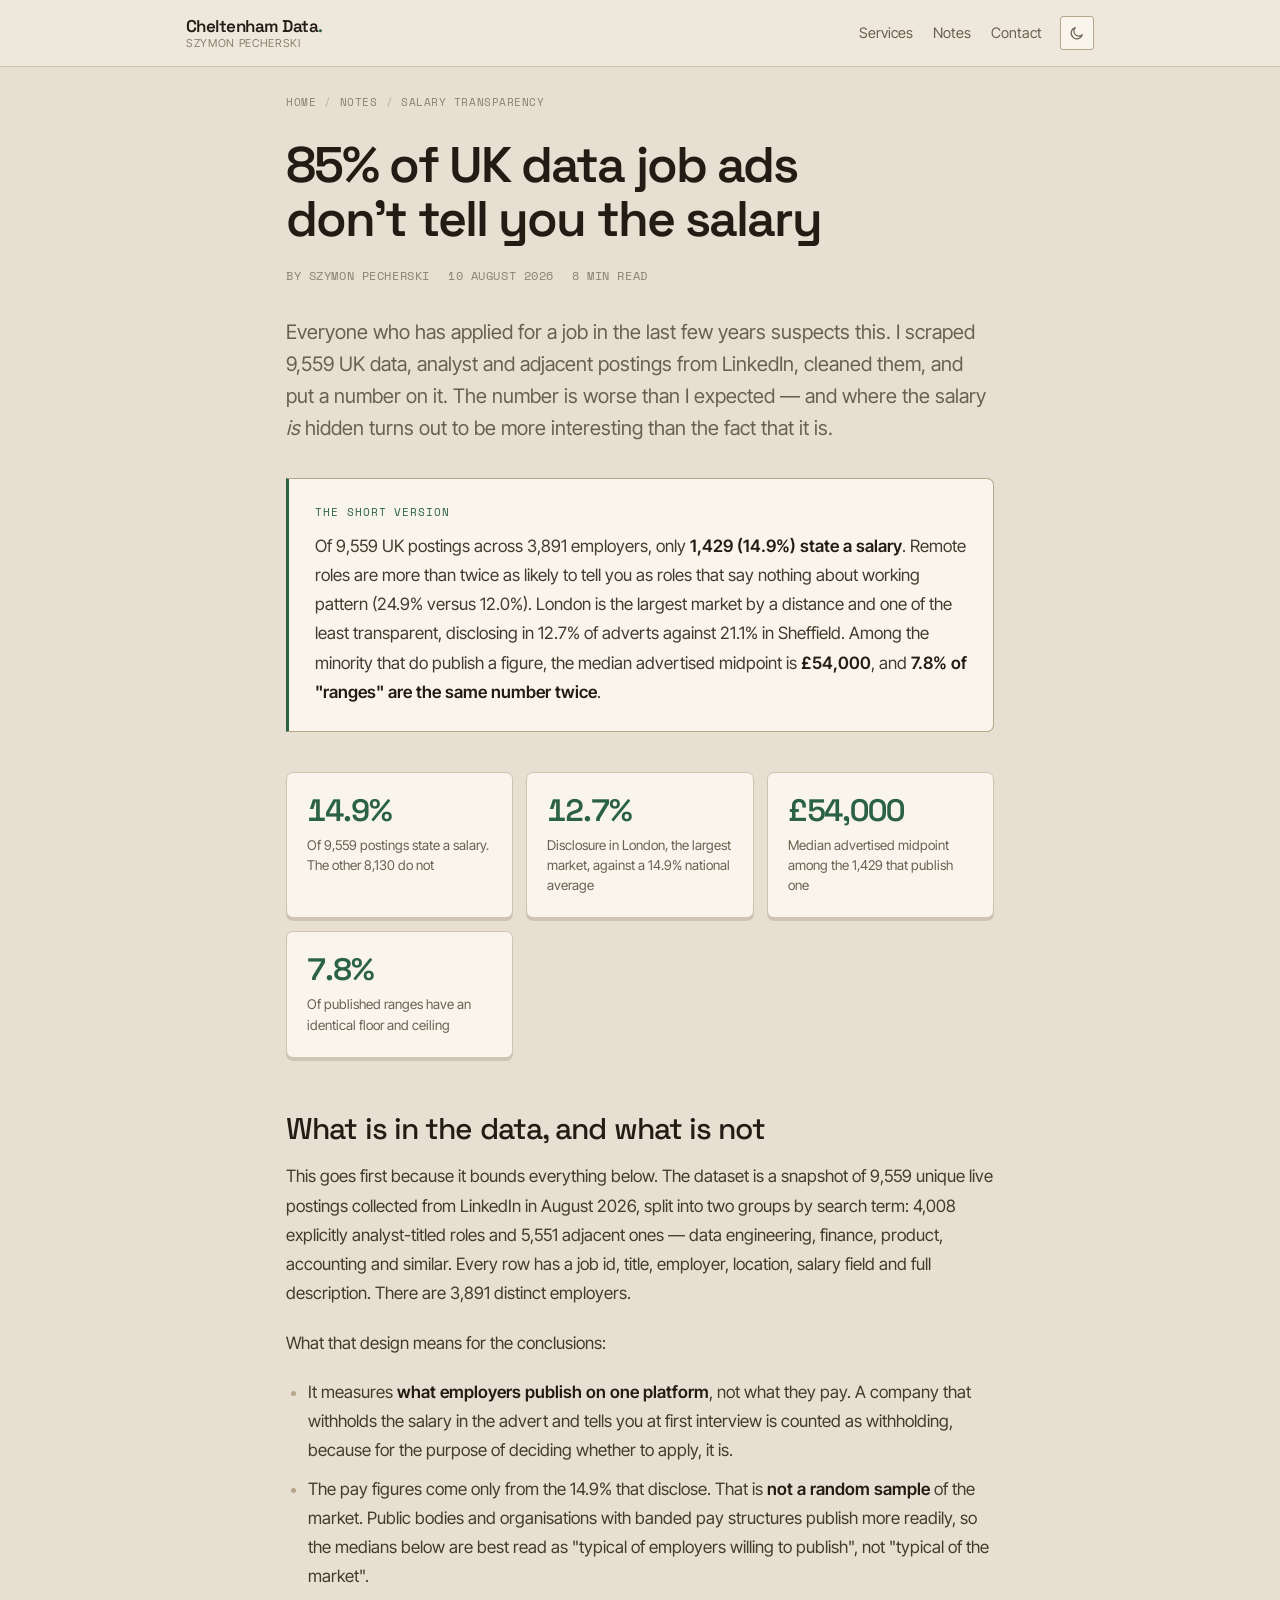
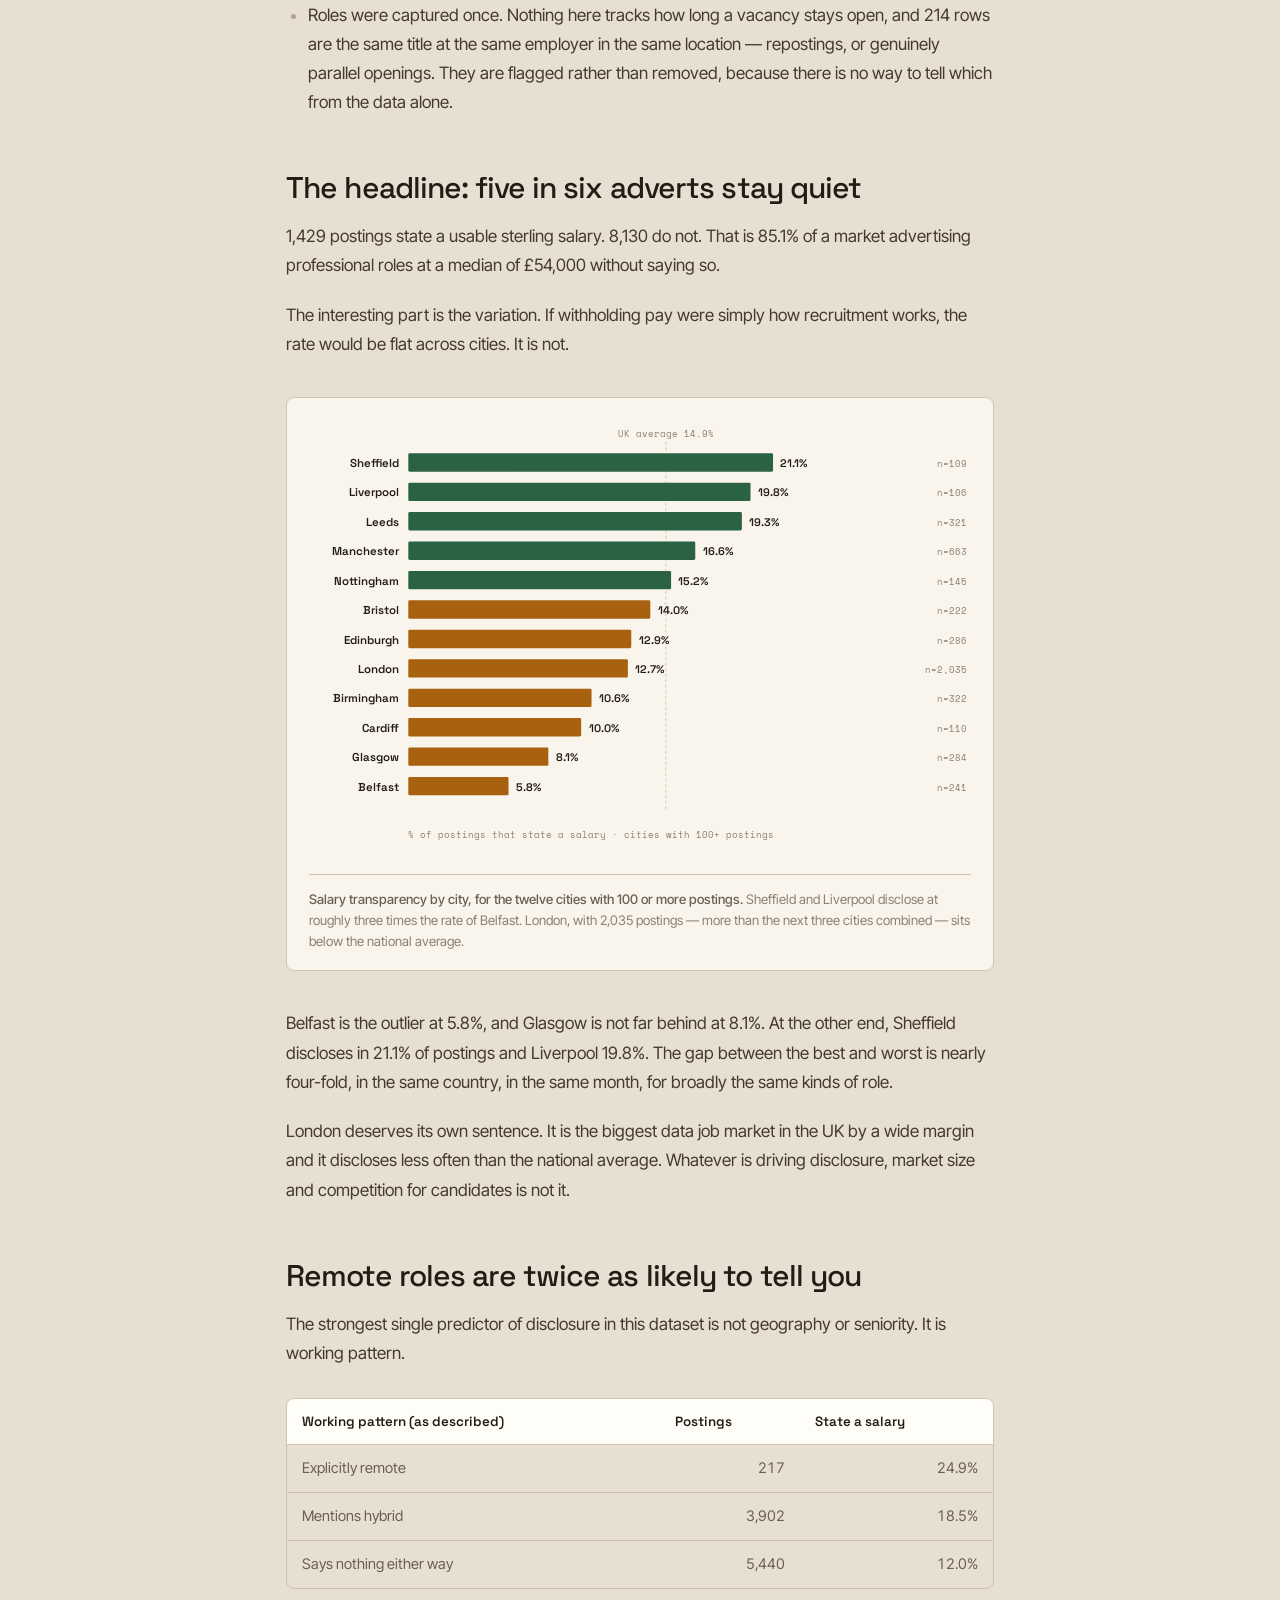
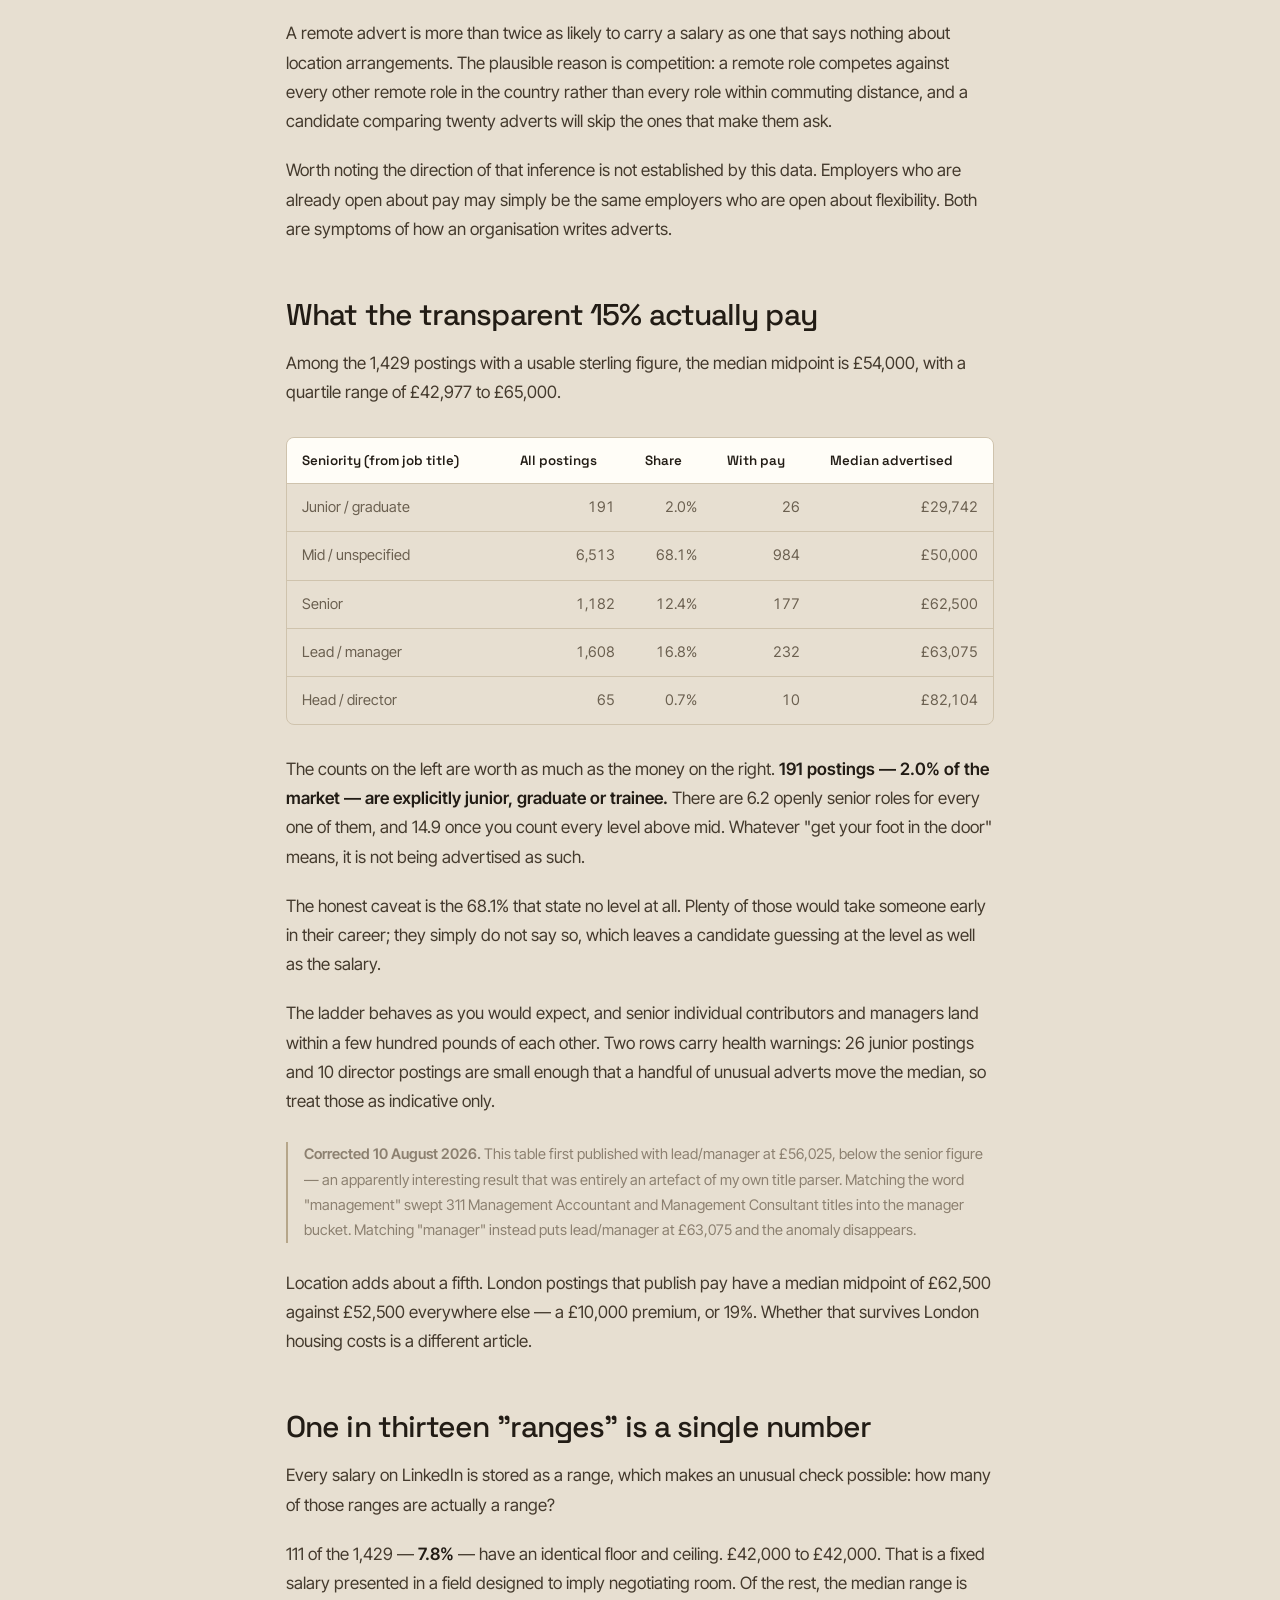
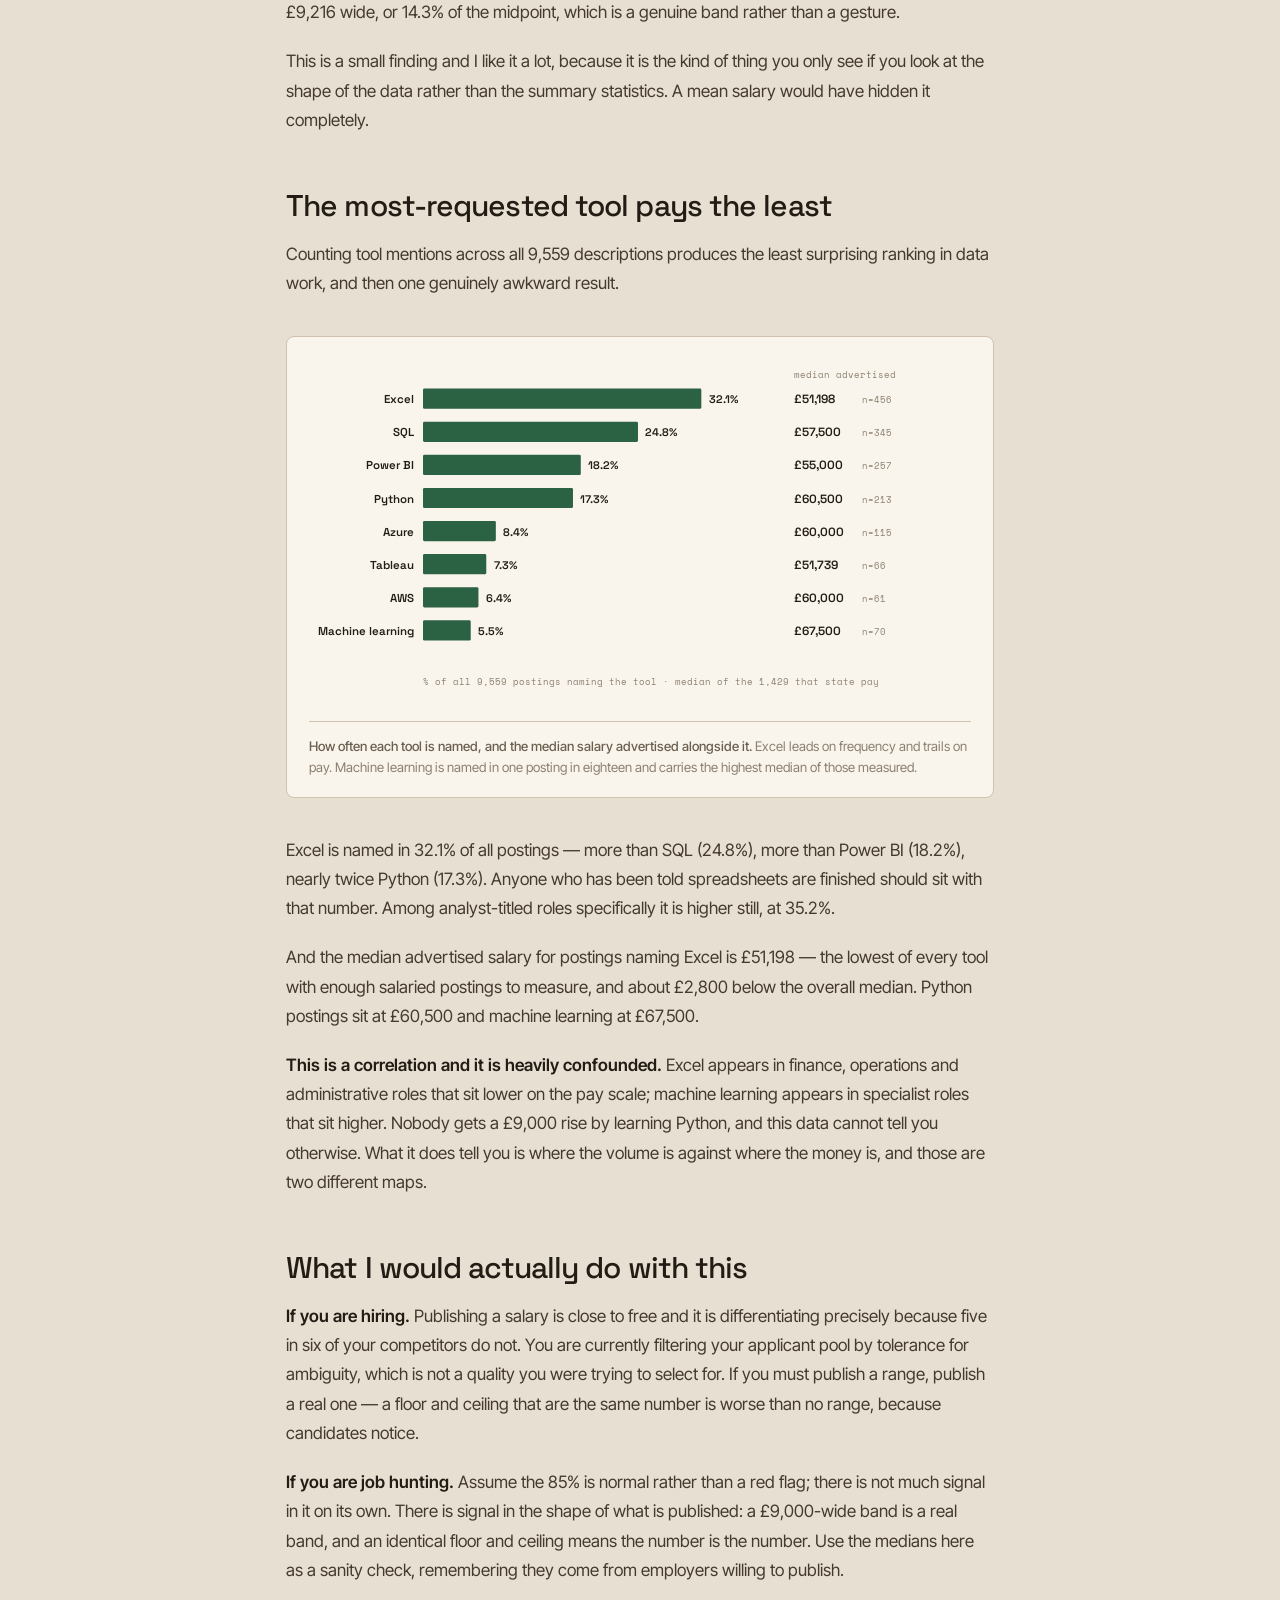
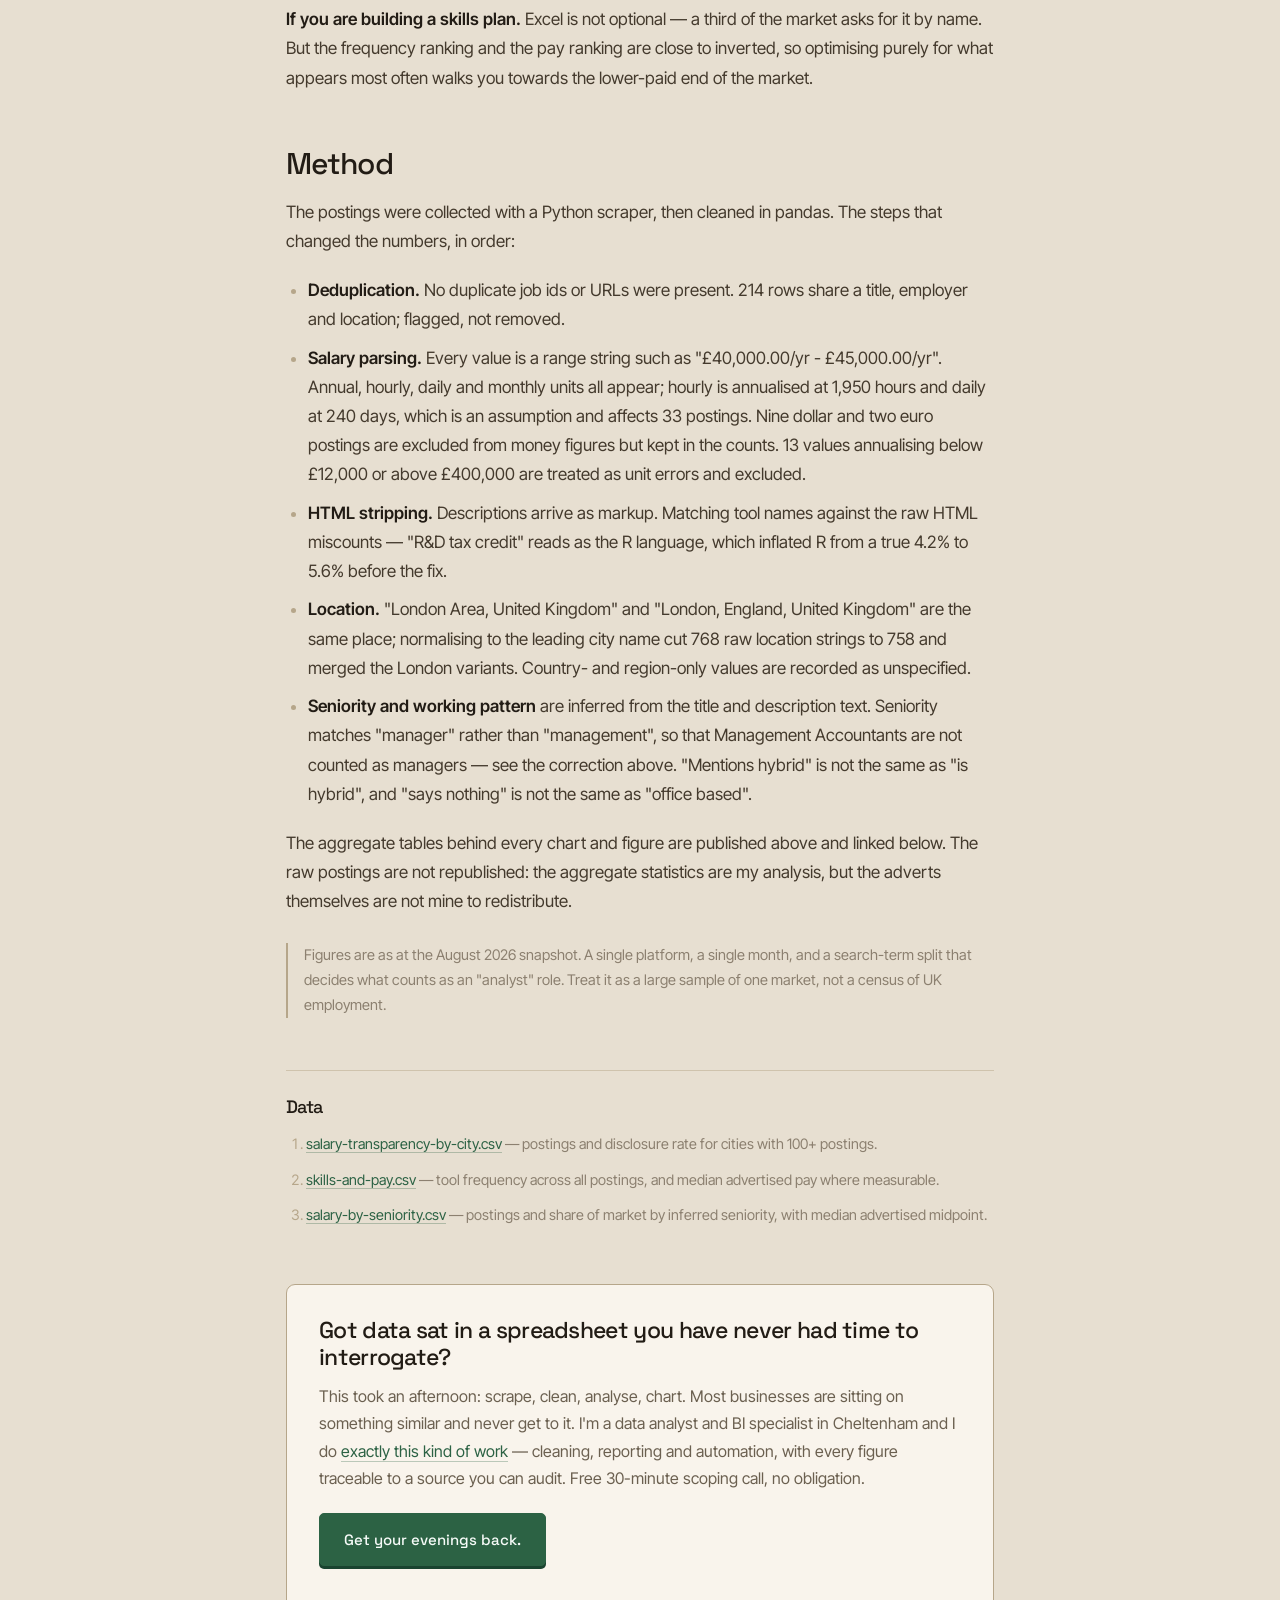
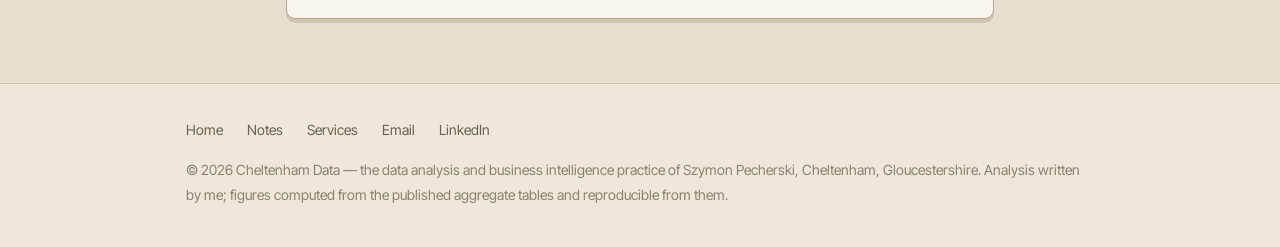
<file: blog/uk-data-job-salary-transparency-2026/index.html>
<!DOCTYPE html>
<html lang="en-GB">
<head>
<meta charset="utf-8">
<meta name="viewport" content="width=device-width, initial-scale=1, viewport-fit=cover">

<title>85% of UK data job ads don't tell you the salary</title>
<meta name="description" content="I cleaned 9,559 UK data and analyst job postings. Only 14.9% state a salary, London is among the least transparent cities, and the most-wanted tool pays the least.">
<meta name="author" content="Szymon Pecherski">
<meta name="theme-color" content="#e7dfd1" id="tc">
<meta name="color-scheme" content="light dark">
<meta name="robots" content="index, follow, max-image-preview:large, max-snippet:-1">
<link rel="canonical" href="https://cheltenhamdata.co.uk/blog/uk-data-job-salary-transparency-2026/">
<link rel="alternate" hreflang="en-GB" href="https://cheltenhamdata.co.uk/blog/uk-data-job-salary-transparency-2026/">
<link rel="alternate" hreflang="x-default" href="https://cheltenhamdata.co.uk/blog/uk-data-job-salary-transparency-2026/">

<meta property="og:type" content="article">
<meta property="og:site_name" content="Cheltenham Data">
<meta property="og:title" content="85% of UK data job ads don't tell you the salary">
<meta property="og:description" content="9,559 UK data and analyst postings, cleaned and analysed. Only 14.9% state a salary — and the biggest market is among the least transparent.">
<meta property="og:url" content="https://cheltenhamdata.co.uk/blog/uk-data-job-salary-transparency-2026/">
<meta property="og:locale" content="en_GB">
<meta property="og:image" content="https://cheltenhamdata.co.uk/blog/uk-data-job-salary-transparency-2026/og.png">
<meta property="og:image:width" content="1200">
<meta property="og:image:height" content="630">
<meta property="og:image:type" content="image/png">
<meta property="og:image:alt" content="85% of UK data job ads don't tell you the salary — 9,559 postings analysed">
<meta property="article:published_time" content="2026-08-10">
<meta property="article:modified_time" content="2026-08-10">
<meta property="article:author" content="Szymon Pecherski">
<meta name="twitter:card" content="summary_large_image">
<meta name="twitter:title" content="85% of UK data job ads don't tell you the salary">
<meta name="twitter:description" content="9,559 UK data and analyst postings, cleaned and analysed. Only 14.9% state a salary.">
<meta name="twitter:image" content="https://cheltenhamdata.co.uk/blog/uk-data-job-salary-transparency-2026/og.png">
<meta name="twitter:image:alt" content="85% of UK data job ads don't tell you the salary — 9,559 postings analysed">

<link rel="icon" href="/favicon.ico" sizes="16x16 32x32 48x48">
<link rel="icon" href="/icon-192.png" type="image/png" sizes="192x192">
<link rel="icon" href="/favicon.svg" type="image/svg+xml">
<link rel="apple-touch-icon" href="/apple-touch-icon.png">
<link rel="manifest" href="/site.webmanifest">
<link rel="preload" href="/fonts/space-grotesk-600.woff2" as="font" type="font/woff2" crossorigin>
<link rel="preload" href="/fonts/inter-tight-400.woff2" as="font" type="font/woff2" crossorigin>
<link rel="stylesheet" href="/blog/blog.css">

<script type="application/ld+json">
{
  "@context": "https://schema.org",
  "@graph": [
    {
      "@type": "BlogPosting",
      "@id": "https://cheltenhamdata.co.uk/blog/uk-data-job-salary-transparency-2026/#post",
      "headline": "85% of UK data job ads don't tell you the salary",
      "description": "An analysis of 9,559 UK data, analyst and adjacent job postings scraped from LinkedIn. Only 14.9% state a salary; London is among the least transparent large markets; and the most frequently requested tool carries the lowest median advertised pay.",
      "url": "https://cheltenhamdata.co.uk/blog/uk-data-job-salary-transparency-2026/",
      "datePublished": "2026-08-10",
      "dateModified": "2026-08-10",
      "inLanguage": "en-GB",
      "image": "https://cheltenhamdata.co.uk/blog/uk-data-job-salary-transparency-2026/og.png",
      "wordCount": 1900,
      "keywords": ["UK data analyst salary", "salary transparency", "job market analysis", "data analyst jobs UK", "Power BI", "SQL", "Python"],
      "author": { "@id": "https://cheltenhamdata.co.uk/#person" },
      "publisher": { "@id": "https://cheltenhamdata.co.uk/#business" },
      "isPartOf": { "@id": "https://cheltenhamdata.co.uk/blog/#blog" },
      "mainEntityOfPage": { "@id": "https://cheltenhamdata.co.uk/blog/uk-data-job-salary-transparency-2026/" }
    },
    {
      "@type": "Dataset",
      "@id": "https://cheltenhamdata.co.uk/blog/uk-data-job-salary-transparency-2026/#dataset",
      "name": "UK data and analyst job postings, August 2026 — aggregate tables",
      "description": "Derived aggregate tables from 9,559 UK job postings: salary transparency by city, tool frequency with median advertised pay, and postings and median advertised salary by seniority. The underlying postings are not republished.",
      "license": "https://creativecommons.org/licenses/by/4.0/",
      "creator": { "@id": "https://cheltenhamdata.co.uk/#person" },
      "isAccessibleForFree": true,
      "distribution": [
        { "@type": "DataDownload", "encodingFormat": "text/csv",
          "contentUrl": "https://cheltenhamdata.co.uk/blog/uk-data-job-salary-transparency-2026/data/salary-transparency-by-city.csv" },
        { "@type": "DataDownload", "encodingFormat": "text/csv",
          "contentUrl": "https://cheltenhamdata.co.uk/blog/uk-data-job-salary-transparency-2026/data/skills-and-pay.csv" },
        { "@type": "DataDownload", "encodingFormat": "text/csv",
          "contentUrl": "https://cheltenhamdata.co.uk/blog/uk-data-job-salary-transparency-2026/data/salary-by-seniority.csv" }
      ]
    },
    {
      "@type": "BreadcrumbList",
      "@id": "https://cheltenhamdata.co.uk/blog/uk-data-job-salary-transparency-2026/#crumbs",
      "itemListElement": [
        { "@type": "ListItem", "position": 1, "name": "Home", "item": "https://cheltenhamdata.co.uk/" },
        { "@type": "ListItem", "position": 2, "name": "Notes", "item": "https://cheltenhamdata.co.uk/blog/" },
        { "@type": "ListItem", "position": 3, "name": "UK data job salary transparency" }
      ]
    }
  ]
}
</script>
<script>
(function(){
  var t; try{ t = localStorage.getItem('cd-theme'); }catch(e){}
  if(t !== 'light' && t !== 'dark') t = 'light';
  document.documentElement.setAttribute('data-theme', t);
})();
</script>
<noscript><style>.tgl{display:none}</style></noscript>
</head>
<body>

<a class="skip" href="#main">Skip to content</a>

<header class="top">
  <div class="wrap wide">
    <a class="brand" href="/"><b>Cheltenham Data<span>.</span></b><span class="by">Szymon Pecherski</span></a>
    <div class="right">
      <nav aria-label="Primary">
        <a href="/#services">Services</a>
        <a href="/blog/">Notes</a>
        <a href="/#contact">Contact</a>
      </nav>
      <button class="tgl" id="tgl" type="button" aria-label="Switch to dark theme">
        <svg class="i-moon" width="16" height="16" viewBox="0 0 24 24" fill="none" stroke="currentColor" stroke-width="1.7" stroke-linecap="round" stroke-linejoin="round" aria-hidden="true"><path d="M20 14.5A8.5 8.5 0 1 1 9.5 4a6.8 6.8 0 0 0 10.5 10.5"/></svg>
        <svg class="i-sun" width="16" height="16" viewBox="0 0 24 24" fill="none" stroke="currentColor" stroke-width="1.7" stroke-linecap="round" aria-hidden="true"><circle cx="12" cy="12" r="4.2"/><path d="M12 2.6v2.2M12 19.2v2.2M2.6 12h2.2M19.2 12h2.2M5.3 5.3l1.6 1.6M17.1 17.1l1.6 1.6M18.7 5.3l-1.6 1.6M6.9 17.1l-1.6 1.6"/></svg>
      </button>
    </div>
  </div>
</header>

<div class="wrap">
  <nav class="crumbs" aria-label="Breadcrumb">
    <a href="/">Home</a><span>/</span><a href="/blog/">Notes</a><span>/</span>Salary transparency
  </nav>
</div>

<main id="main">
<article class="wrap">

  <h1>85% of UK data job ads don&rsquo;t tell you the salary</h1>

  <div class="meta">
    <span>By Szymon Pecherski</span>
    <span><time datetime="2026-08-10">10 August 2026</time></span>
    <span>8 min read</span>
  </div>

  <p class="standfirst">Everyone who has applied for a job in the last few years suspects this.
  I scraped 9,559 UK data, analyst and adjacent postings from LinkedIn, cleaned them, and put a
  number on it. The number is worse than I expected &mdash; and where the salary <em>is</em> hidden
  turns out to be more interesting than the fact that it is.</p>

  <div class="tldr">
    <b>The short version</b>
    <p>Of 9,559 UK postings across 3,891 employers, only <strong>1,429 (14.9%) state a salary</strong>.
    Remote roles are more than twice as likely to tell you as roles that say nothing about working
    pattern (24.9% versus 12.0%). London is the largest market by a distance and one of the least
    transparent, disclosing in 12.7% of adverts against 21.1% in Sheffield. Among the minority that
    do publish a figure, the median advertised midpoint is <strong>&pound;54,000</strong>, and
    <strong>7.8% of "ranges" are the same number twice</strong>.</p>
  </div>

  <div class="tiles">
    <div class="tile"><div class="n">14.9%</div><div class="t">Of 9,559 postings state a salary. The other 8,130 do not</div></div>
    <div class="tile"><div class="n">12.7%</div><div class="t">Disclosure in London, the largest market, against a 14.9% national average</div></div>
    <div class="tile"><div class="n">&pound;54,000</div><div class="t">Median advertised midpoint among the 1,429 that publish one</div></div>
    <div class="tile"><div class="n">7.8%</div><div class="t">Of published ranges have an identical floor and ceiling</div></div>
  </div>

  <h2>What is in the data, and what is not</h2>

  <p>This goes first because it bounds everything below. The dataset is a snapshot of 9,559 unique
  live postings collected from LinkedIn in August 2026, split into two groups by search term: 4,008
  explicitly analyst-titled roles and 5,551 adjacent ones &mdash; data engineering, finance,
  product, accounting and similar. Every row has a job id, title, employer, location, salary field
  and full description. There are 3,891 distinct employers.</p>

  <p>What that design means for the conclusions:</p>

  <ul>
    <li>It measures <strong>what employers publish on one platform</strong>, not what they pay. A
    company that withholds the salary in the advert and tells you at first interview is counted as
    withholding, because for the purpose of deciding whether to apply, it is.</li>
    <li>The pay figures come only from the 14.9% that disclose. That is <strong>not a random
    sample</strong> of the market. Public bodies and organisations with banded pay structures
    publish more readily, so the medians below are best read as "typical of employers willing to
    publish", not "typical of the market".</li>
    <li>Roles were captured once. Nothing here tracks how long a vacancy stays open, and 214 rows
    are the same title at the same employer in the same location &mdash; repostings, or genuinely
    parallel openings. They are flagged rather than removed, because there is no way to tell which
    from the data alone.</li>
  </ul>

  <h2>The headline: five in six adverts stay quiet</h2>

  <p>1,429 postings state a usable sterling salary. 8,130 do not. That is 85.1% of a market advertising
  professional roles at a median of &pound;54,000 without saying so.</p>

  <p>The interesting part is the variation. If withholding pay were simply how recruitment works, the
  rate would be flat across cities. It is not.</p>

  <figure>
    <!--CHART:transparency:BEGIN-->
<svg viewBox="0 0 720 464" xmlns="http://www.w3.org/2000/svg" role="img" aria-labelledby="t1 d1" style="width:100%;height:auto">
<title id="t1">Share of postings stating a salary, by city</title>
<desc id="d1">Sheffield leads on 21.1% and Liverpool on 19.8%, while Belfast is lowest at 5.8% and London — the largest market with 2,035 postings — states a salary in only 12.7% of adverts. The national average across all 9,559 postings is 14.9%.</desc>
<line x1="388.1" y1="22" x2="388.1" y2="424" stroke="var(--line)" stroke-width="1" stroke-dasharray="3 3"/>
<text x="388.1" y="16" text-anchor="middle" font-family="'Space Mono',ui-monospace,monospace" font-size="9.5" fill="var(--faint)">UK average 14.9%</text>
<text x="98" y="49" text-anchor="end" font-family="'Space Grotesk',ui-sans-serif,system-ui,sans-serif" font-size="12.5" font-weight="600" fill="var(--text)">Sheffield</text>
<rect x="108" y="34" width="396.7" height="20" rx="1.5" fill="var(--c1)"/>
<text x="512.7" y="49" font-family="'Space Grotesk',ui-sans-serif,system-ui,sans-serif" font-size="12" font-weight="600" fill="var(--text)">21.1%</text>
<text x="716" y="49" text-anchor="end" font-family="'Space Mono',ui-monospace,monospace" font-size="9.5" fill="var(--faint)">n=109</text>
<text x="98" y="81" text-anchor="end" font-family="'Space Grotesk',ui-sans-serif,system-ui,sans-serif" font-size="12.5" font-weight="600" fill="var(--text)">Liverpool</text>
<rect x="108" y="66" width="372.2" height="20" rx="1.5" fill="var(--c1)"/>
<text x="488.2" y="81" font-family="'Space Grotesk',ui-sans-serif,system-ui,sans-serif" font-size="12" font-weight="600" fill="var(--text)">19.8%</text>
<text x="716" y="81" text-anchor="end" font-family="'Space Mono',ui-monospace,monospace" font-size="9.5" fill="var(--faint)">n=106</text>
<text x="98" y="113" text-anchor="end" font-family="'Space Grotesk',ui-sans-serif,system-ui,sans-serif" font-size="12.5" font-weight="600" fill="var(--text)">Leeds</text>
<rect x="108" y="98" width="362.8" height="20" rx="1.5" fill="var(--c1)"/>
<text x="478.8" y="113" font-family="'Space Grotesk',ui-sans-serif,system-ui,sans-serif" font-size="12" font-weight="600" fill="var(--text)">19.3%</text>
<text x="716" y="113" text-anchor="end" font-family="'Space Mono',ui-monospace,monospace" font-size="9.5" fill="var(--faint)">n=321</text>
<text x="98" y="145" text-anchor="end" font-family="'Space Grotesk',ui-sans-serif,system-ui,sans-serif" font-size="12.5" font-weight="600" fill="var(--text)">Manchester</text>
<rect x="108" y="130" width="312.1" height="20" rx="1.5" fill="var(--c1)"/>
<text x="428.1" y="145" font-family="'Space Grotesk',ui-sans-serif,system-ui,sans-serif" font-size="12" font-weight="600" fill="var(--text)">16.6%</text>
<text x="716" y="145" text-anchor="end" font-family="'Space Mono',ui-monospace,monospace" font-size="9.5" fill="var(--faint)">n=663</text>
<text x="98" y="177" text-anchor="end" font-family="'Space Grotesk',ui-sans-serif,system-ui,sans-serif" font-size="12.5" font-weight="600" fill="var(--text)">Nottingham</text>
<rect x="108" y="162" width="285.8" height="20" rx="1.5" fill="var(--c1)"/>
<text x="401.8" y="177" font-family="'Space Grotesk',ui-sans-serif,system-ui,sans-serif" font-size="12" font-weight="600" fill="var(--text)">15.2%</text>
<text x="716" y="177" text-anchor="end" font-family="'Space Mono',ui-monospace,monospace" font-size="9.5" fill="var(--faint)">n=145</text>
<text x="98" y="209" text-anchor="end" font-family="'Space Grotesk',ui-sans-serif,system-ui,sans-serif" font-size="12.5" font-weight="600" fill="var(--text)">Bristol</text>
<rect x="108" y="194" width="263.2" height="20" rx="1.5" fill="var(--c2)"/>
<text x="379.2" y="209" font-family="'Space Grotesk',ui-sans-serif,system-ui,sans-serif" font-size="12" font-weight="600" fill="var(--text)">14.0%</text>
<text x="716" y="209" text-anchor="end" font-family="'Space Mono',ui-monospace,monospace" font-size="9.5" fill="var(--faint)">n=222</text>
<text x="98" y="241" text-anchor="end" font-family="'Space Grotesk',ui-sans-serif,system-ui,sans-serif" font-size="12.5" font-weight="600" fill="var(--text)">Edinburgh</text>
<rect x="108" y="226" width="242.5" height="20" rx="1.5" fill="var(--c2)"/>
<text x="358.5" y="241" font-family="'Space Grotesk',ui-sans-serif,system-ui,sans-serif" font-size="12" font-weight="600" fill="var(--text)">12.9%</text>
<text x="716" y="241" text-anchor="end" font-family="'Space Mono',ui-monospace,monospace" font-size="9.5" fill="var(--faint)">n=286</text>
<text x="98" y="273" text-anchor="end" font-family="'Space Grotesk',ui-sans-serif,system-ui,sans-serif" font-size="12.5" font-weight="600" fill="var(--text)">London</text>
<rect x="108" y="258" width="238.8" height="20" rx="1.5" fill="var(--c2)"/>
<text x="354.8" y="273" font-family="'Space Grotesk',ui-sans-serif,system-ui,sans-serif" font-size="12" font-weight="600" fill="var(--text)">12.7%</text>
<text x="716" y="273" text-anchor="end" font-family="'Space Mono',ui-monospace,monospace" font-size="9.5" fill="var(--faint)">n=2,035</text>
<text x="98" y="305" text-anchor="end" font-family="'Space Grotesk',ui-sans-serif,system-ui,sans-serif" font-size="12.5" font-weight="600" fill="var(--text)">Birmingham</text>
<rect x="108" y="290" width="199.3" height="20" rx="1.5" fill="var(--c2)"/>
<text x="315.3" y="305" font-family="'Space Grotesk',ui-sans-serif,system-ui,sans-serif" font-size="12" font-weight="600" fill="var(--text)">10.6%</text>
<text x="716" y="305" text-anchor="end" font-family="'Space Mono',ui-monospace,monospace" font-size="9.5" fill="var(--faint)">n=322</text>
<text x="98" y="337" text-anchor="end" font-family="'Space Grotesk',ui-sans-serif,system-ui,sans-serif" font-size="12.5" font-weight="600" fill="var(--text)">Cardiff</text>
<rect x="108" y="322" width="188.0" height="20" rx="1.5" fill="var(--c2)"/>
<text x="304.0" y="337" font-family="'Space Grotesk',ui-sans-serif,system-ui,sans-serif" font-size="12" font-weight="600" fill="var(--text)">10.0%</text>
<text x="716" y="337" text-anchor="end" font-family="'Space Mono',ui-monospace,monospace" font-size="9.5" fill="var(--faint)">n=110</text>
<text x="98" y="369" text-anchor="end" font-family="'Space Grotesk',ui-sans-serif,system-ui,sans-serif" font-size="12.5" font-weight="600" fill="var(--text)">Glasgow</text>
<rect x="108" y="354" width="152.3" height="20" rx="1.5" fill="var(--c2)"/>
<text x="268.3" y="369" font-family="'Space Grotesk',ui-sans-serif,system-ui,sans-serif" font-size="12" font-weight="600" fill="var(--text)">8.1%</text>
<text x="716" y="369" text-anchor="end" font-family="'Space Mono',ui-monospace,monospace" font-size="9.5" fill="var(--faint)">n=284</text>
<text x="98" y="401" text-anchor="end" font-family="'Space Grotesk',ui-sans-serif,system-ui,sans-serif" font-size="12.5" font-weight="600" fill="var(--text)">Belfast</text>
<rect x="108" y="386" width="109.0" height="20" rx="1.5" fill="var(--c2)"/>
<text x="225.0" y="401" font-family="'Space Grotesk',ui-sans-serif,system-ui,sans-serif" font-size="12" font-weight="600" fill="var(--text)">5.8%</text>
<text x="716" y="401" text-anchor="end" font-family="'Space Mono',ui-monospace,monospace" font-size="9.5" fill="var(--faint)">n=241</text>
<text x="108" y="452" font-family="'Space Mono',ui-monospace,monospace" font-size="9.5" fill="var(--faint)">% of postings that state a salary &#183; cities with 100+ postings</text>
</svg>
<!--CHART:transparency:END-->
    <figcaption><b>Salary transparency by city, for the twelve cities with 100 or more postings.</b>
    Sheffield and Liverpool disclose at roughly three times the rate of Belfast. London, with 2,035
    postings &mdash; more than the next three cities combined &mdash; sits below the national average.</figcaption>
  </figure>

  <p>Belfast is the outlier at 5.8%, and Glasgow is not far behind at 8.1%. At the other end,
  Sheffield discloses in 21.1% of postings and Liverpool 19.8%. The gap between the best and worst
  is nearly four-fold, in the same country, in the same month, for broadly the same kinds of role.</p>

  <p>London deserves its own sentence. It is the biggest data job market in the UK by a wide margin
  and it discloses less often than the national average. Whatever is driving disclosure, market size
  and competition for candidates is not it.</p>

  <h2>Remote roles are twice as likely to tell you</h2>

  <p>The strongest single predictor of disclosure in this dataset is not geography or seniority.
  It is working pattern.</p>

  <div class="tbl">
    <table>
      <thead><tr><th>Working pattern (as described)</th><th class="num">Postings</th><th class="num">State a salary</th></tr></thead>
      <tbody>
        <tr><td>Explicitly remote</td><td class="num">217</td><td class="num">24.9%</td></tr>
        <tr><td>Mentions hybrid</td><td class="num">3,902</td><td class="num">18.5%</td></tr>
        <tr><td>Says nothing either way</td><td class="num">5,440</td><td class="num">12.0%</td></tr>
      </tbody>
    </table>
  </div>

  <p>A remote advert is more than twice as likely to carry a salary as one that says nothing about
  location arrangements. The plausible reason is competition: a remote role competes against every
  other remote role in the country rather than every role within commuting distance, and a candidate
  comparing twenty adverts will skip the ones that make them ask.</p>

  <p>Worth noting the direction of that inference is not established by this data. Employers who are
  already open about pay may simply be the same employers who are open about flexibility. Both are
  symptoms of how an organisation writes adverts.</p>

  <h2>What the transparent 15% actually pay</h2>

  <p>Among the 1,429 postings with a usable sterling figure, the median midpoint is
  &pound;54,000, with a quartile range of &pound;42,977 to &pound;65,000.</p>

  <div class="tbl">
    <table>
      <thead><tr><th>Seniority (from job title)</th><th class="num">All postings</th><th class="num">Share</th><th class="num">With pay</th><th class="num">Median advertised</th></tr></thead>
      <tbody>
        <tr><td>Junior / graduate</td><td class="num">191</td><td class="num">2.0%</td><td class="num">26</td><td class="num">&pound;29,742</td></tr>
        <tr><td>Mid / unspecified</td><td class="num">6,513</td><td class="num">68.1%</td><td class="num">984</td><td class="num">&pound;50,000</td></tr>
        <tr><td>Senior</td><td class="num">1,182</td><td class="num">12.4%</td><td class="num">177</td><td class="num">&pound;62,500</td></tr>
        <tr><td>Lead / manager</td><td class="num">1,608</td><td class="num">16.8%</td><td class="num">232</td><td class="num">&pound;63,075</td></tr>
        <tr><td>Head / director</td><td class="num">65</td><td class="num">0.7%</td><td class="num">10</td><td class="num">&pound;82,104</td></tr>
      </tbody>
    </table>
  </div>

  <p>The counts on the left are worth as much as the money on the right. <strong>191 postings
  &mdash; 2.0% of the market &mdash; are explicitly junior, graduate or trainee.</strong> There are
  6.2 openly senior roles for every one of them, and 14.9 once you count every level above mid.
  Whatever "get your foot in the door" means, it is not being advertised as such.</p>

  <p>The honest caveat is the 68.1% that state no level at all. Plenty of those would take someone
  early in their career; they simply do not say so, which leaves a candidate guessing at the level
  as well as the salary.</p>

  <p>The ladder behaves as you would expect, and senior individual contributors and managers land
  within a few hundred pounds of each other. Two rows carry health warnings: 26 junior postings and
  10 director postings are small enough that a handful of unusual adverts move the median, so treat
  those as indicative only.</p>

  <div class="note"><b>Corrected 10 August 2026.</b> This table first published with lead/manager at
  &pound;56,025, below the senior figure &mdash; an apparently interesting result that was entirely
  an artefact of my own title parser. Matching the word "management" swept 311 Management Accountant
  and Management Consultant titles into the manager bucket. Matching "manager" instead puts
  lead/manager at &pound;63,075 and the anomaly disappears.</div>

  <p>Location adds about a fifth. London postings that publish pay have a median midpoint of
  &pound;62,500 against &pound;52,500 everywhere else &mdash; a &pound;10,000 premium, or 19%. Whether
  that survives London housing costs is a different article.</p>

  <h2>One in thirteen "ranges" is a single number</h2>

  <p>Every salary on LinkedIn is stored as a range, which makes an unusual check possible: how many
  of those ranges are actually a range?</p>

  <p>111 of the 1,429 &mdash; <strong>7.8%</strong> &mdash; have an identical floor and ceiling.
  &pound;42,000 to &pound;42,000. That is a fixed salary presented in a field designed to imply
  negotiating room. Of the rest, the median range is &pound;9,216 wide, or 14.3% of the midpoint,
  which is a genuine band rather than a gesture.</p>

  <p>This is a small finding and I like it a lot, because it is the kind of thing you only see if you
  look at the shape of the data rather than the summary statistics. A mean salary would have hidden it
  completely.</p>

  <h2>The most-requested tool pays the least</h2>

  <p>Counting tool mentions across all 9,559 descriptions produces the least surprising ranking in
  data work, and then one genuinely awkward result.</p>

  <figure>
    <!--CHART:skills:BEGIN-->
<svg viewBox="0 0 720 364" xmlns="http://www.w3.org/2000/svg" role="img" aria-labelledby="t2 d2" style="width:100%;height:auto">
<title id="t2">Most-requested tools, and the median salary advertised alongside them</title>
<desc id="d2">Excel is named in 32.1% of postings but carries the lowest median advertised salary at £51,198. Python appears in 17.3% at £60,500 and machine learning in 5.5% at £67,500. The most-requested tool pays the least of those measured.</desc>
<text x="528" y="18" font-family="'Space Mono',ui-monospace,monospace" font-size="9.5" fill="var(--faint)">median advertised</text>
<text x="114" y="46" text-anchor="end" font-family="'Space Grotesk',ui-sans-serif,system-ui,sans-serif" font-size="12.5" font-weight="600" fill="var(--text)">Excel</text>
<rect x="124" y="30" width="302.7" height="22" rx="1.5" fill="var(--c1)"/>
<text x="434.7" y="46" font-family="'Space Grotesk',ui-sans-serif,system-ui,sans-serif" font-size="12" font-weight="600" fill="var(--text)">32.1%</text>
<text x="528" y="46" font-family="'Space Grotesk',ui-sans-serif,system-ui,sans-serif" font-size="13" font-weight="600" fill="var(--text)">&#163;51,198</text>
<text x="602" y="46" font-family="'Space Mono',ui-monospace,monospace" font-size="9.5" fill="var(--faint)">n=456</text>
<text x="114" y="82" text-anchor="end" font-family="'Space Grotesk',ui-sans-serif,system-ui,sans-serif" font-size="12.5" font-weight="600" fill="var(--text)">SQL</text>
<rect x="124" y="66" width="233.8" height="22" rx="1.5" fill="var(--c1)"/>
<text x="365.8" y="82" font-family="'Space Grotesk',ui-sans-serif,system-ui,sans-serif" font-size="12" font-weight="600" fill="var(--text)">24.8%</text>
<text x="528" y="82" font-family="'Space Grotesk',ui-sans-serif,system-ui,sans-serif" font-size="13" font-weight="600" fill="var(--text)">&#163;57,500</text>
<text x="602" y="82" font-family="'Space Mono',ui-monospace,monospace" font-size="9.5" fill="var(--faint)">n=345</text>
<text x="114" y="118" text-anchor="end" font-family="'Space Grotesk',ui-sans-serif,system-ui,sans-serif" font-size="12.5" font-weight="600" fill="var(--text)">Power BI</text>
<rect x="124" y="102" width="171.6" height="22" rx="1.5" fill="var(--c1)"/>
<text x="303.6" y="118" font-family="'Space Grotesk',ui-sans-serif,system-ui,sans-serif" font-size="12" font-weight="600" fill="var(--text)">18.2%</text>
<text x="528" y="118" font-family="'Space Grotesk',ui-sans-serif,system-ui,sans-serif" font-size="13" font-weight="600" fill="var(--text)">&#163;55,000</text>
<text x="602" y="118" font-family="'Space Mono',ui-monospace,monospace" font-size="9.5" fill="var(--faint)">n=257</text>
<text x="114" y="154" text-anchor="end" font-family="'Space Grotesk',ui-sans-serif,system-ui,sans-serif" font-size="12.5" font-weight="600" fill="var(--text)">Python</text>
<rect x="124" y="138" width="163.1" height="22" rx="1.5" fill="var(--c1)"/>
<text x="295.1" y="154" font-family="'Space Grotesk',ui-sans-serif,system-ui,sans-serif" font-size="12" font-weight="600" fill="var(--text)">17.3%</text>
<text x="528" y="154" font-family="'Space Grotesk',ui-sans-serif,system-ui,sans-serif" font-size="13" font-weight="600" fill="var(--text)">&#163;60,500</text>
<text x="602" y="154" font-family="'Space Mono',ui-monospace,monospace" font-size="9.5" fill="var(--faint)">n=213</text>
<text x="114" y="190" text-anchor="end" font-family="'Space Grotesk',ui-sans-serif,system-ui,sans-serif" font-size="12.5" font-weight="600" fill="var(--text)">Azure</text>
<rect x="124" y="174" width="79.2" height="22" rx="1.5" fill="var(--c1)"/>
<text x="211.2" y="190" font-family="'Space Grotesk',ui-sans-serif,system-ui,sans-serif" font-size="12" font-weight="600" fill="var(--text)">8.4%</text>
<text x="528" y="190" font-family="'Space Grotesk',ui-sans-serif,system-ui,sans-serif" font-size="13" font-weight="600" fill="var(--text)">&#163;60,000</text>
<text x="602" y="190" font-family="'Space Mono',ui-monospace,monospace" font-size="9.5" fill="var(--faint)">n=115</text>
<text x="114" y="226" text-anchor="end" font-family="'Space Grotesk',ui-sans-serif,system-ui,sans-serif" font-size="12.5" font-weight="600" fill="var(--text)">Tableau</text>
<rect x="124" y="210" width="68.8" height="22" rx="1.5" fill="var(--c1)"/>
<text x="200.8" y="226" font-family="'Space Grotesk',ui-sans-serif,system-ui,sans-serif" font-size="12" font-weight="600" fill="var(--text)">7.3%</text>
<text x="528" y="226" font-family="'Space Grotesk',ui-sans-serif,system-ui,sans-serif" font-size="13" font-weight="600" fill="var(--text)">&#163;51,739</text>
<text x="602" y="226" font-family="'Space Mono',ui-monospace,monospace" font-size="9.5" fill="var(--faint)">n=66</text>
<text x="114" y="262" text-anchor="end" font-family="'Space Grotesk',ui-sans-serif,system-ui,sans-serif" font-size="12.5" font-weight="600" fill="var(--text)">AWS</text>
<rect x="124" y="246" width="60.3" height="22" rx="1.5" fill="var(--c1)"/>
<text x="192.3" y="262" font-family="'Space Grotesk',ui-sans-serif,system-ui,sans-serif" font-size="12" font-weight="600" fill="var(--text)">6.4%</text>
<text x="528" y="262" font-family="'Space Grotesk',ui-sans-serif,system-ui,sans-serif" font-size="13" font-weight="600" fill="var(--text)">&#163;60,000</text>
<text x="602" y="262" font-family="'Space Mono',ui-monospace,monospace" font-size="9.5" fill="var(--faint)">n=61</text>
<text x="114" y="298" text-anchor="end" font-family="'Space Grotesk',ui-sans-serif,system-ui,sans-serif" font-size="12.5" font-weight="600" fill="var(--text)">Machine learning</text>
<rect x="124" y="282" width="51.9" height="22" rx="1.5" fill="var(--c1)"/>
<text x="183.9" y="298" font-family="'Space Grotesk',ui-sans-serif,system-ui,sans-serif" font-size="12" font-weight="600" fill="var(--text)">5.5%</text>
<text x="528" y="298" font-family="'Space Grotesk',ui-sans-serif,system-ui,sans-serif" font-size="13" font-weight="600" fill="var(--text)">&#163;67,500</text>
<text x="602" y="298" font-family="'Space Mono',ui-monospace,monospace" font-size="9.5" fill="var(--faint)">n=70</text>
<text x="124" y="352" font-family="'Space Mono',ui-monospace,monospace" font-size="9.5" fill="var(--faint)">% of all 9,559 postings naming the tool &#183; median of the 1,429 that state pay</text>
</svg>
<!--CHART:skills:END-->
    <figcaption><b>How often each tool is named, and the median salary advertised alongside it.</b>
    Excel leads on frequency and trails on pay. Machine learning is named in one posting in eighteen
    and carries the highest median of those measured.</figcaption>
  </figure>

  <p>Excel is named in 32.1% of all postings &mdash; more than SQL (24.8%), more than Power BI
  (18.2%), nearly twice Python (17.3%). Anyone who has been told spreadsheets are finished should sit
  with that number. Among analyst-titled roles specifically it is higher still, at 35.2%.</p>

  <p>And the median advertised salary for postings naming Excel is &pound;51,198 &mdash; the lowest
  of every tool with enough salaried postings to measure, and about &pound;2,800 below the overall
  median. Python postings sit at &pound;60,500 and machine learning at &pound;67,500.</p>

  <p><strong>This is a correlation and it is heavily confounded.</strong> Excel appears in finance,
  operations and administrative roles that sit lower on the pay scale; machine learning appears in
  specialist roles that sit higher. Nobody gets a &pound;9,000 rise by learning Python, and this data
  cannot tell you otherwise. What it does tell you is where the volume is against where the money is,
  and those are two different maps.</p>

  <h2>What I would actually do with this</h2>

  <p><strong>If you are hiring.</strong> Publishing a salary is close to free and it is
  differentiating precisely because five in six of your competitors do not. You are currently
  filtering your applicant pool by tolerance for ambiguity, which is not a quality you were trying to
  select for. If you must publish a range, publish a real one &mdash; a floor and ceiling that are the
  same number is worse than no range, because candidates notice.</p>

  <p><strong>If you are job hunting.</strong> Assume the 85% is normal rather than a red flag; there
  is not much signal in it on its own. There is signal in the shape of what is published: a
  &pound;9,000-wide band is a real band, and an identical floor and ceiling means the number is
  the number. Use the medians here as a sanity check, remembering they come from employers willing
  to publish.</p>

  <p><strong>If you are building a skills plan.</strong> Excel is not optional &mdash; a third of the
  market asks for it by name. But the frequency ranking and the pay ranking are close to inverted, so
  optimising purely for what appears most often walks you towards the lower-paid end of the market.</p>

  <h2>Method</h2>

  <p>The postings were collected with a Python scraper, then cleaned in pandas. The steps that
  changed the numbers, in order:</p>

  <ul>
    <li><strong>Deduplication.</strong> No duplicate job ids or URLs were present. 214 rows share a
    title, employer and location; flagged, not removed.</li>
    <li><strong>Salary parsing.</strong> Every value is a range string such as
    "&pound;40,000.00/yr - &pound;45,000.00/yr". Annual, hourly, daily and monthly units all appear;
    hourly is annualised at 1,950 hours and daily at 240 days, which is an assumption and affects 33
    postings. Nine dollar and two euro postings are excluded from money figures but kept in the
    counts. 13 values annualising below &pound;12,000 or above &pound;400,000 are treated as unit
    errors and excluded.</li>
    <li><strong>HTML stripping.</strong> Descriptions arrive as markup. Matching tool names against
    the raw HTML miscounts &mdash; "R&amp;D tax credit" reads as the R language, which inflated R from
    a true 4.2% to 5.6% before the fix.</li>
    <li><strong>Location.</strong> "London Area, United Kingdom" and "London, England, United Kingdom"
    are the same place; normalising to the leading city name cut 768 raw location strings to 758 and
    merged the London variants. Country- and region-only values are recorded as unspecified.</li>
    <li><strong>Seniority and working pattern</strong> are inferred from the title and description
    text. Seniority matches "manager" rather than "management", so that Management Accountants are
    not counted as managers &mdash; see the correction above. "Mentions hybrid" is not the same as "is hybrid", and "says nothing" is not the same as
    "office based".</li>
  </ul>

  <p>The aggregate tables behind every chart and figure are published above and linked below. The raw
  postings are not republished: the aggregate statistics are my analysis, but the adverts themselves
  are not mine to redistribute.</p>

  <div class="note">Figures are as at the August 2026 snapshot. A single platform, a single month,
  and a search-term split that decides what counts as an "analyst" role. Treat it as a large sample
  of one market, not a census of UK employment.</div>

  <div class="refs">
    <h2>Data</h2>
    <ol>
      <li><a href="data/salary-transparency-by-city.csv">salary-transparency-by-city.csv</a> &mdash; postings and disclosure rate for cities with 100+ postings.</li>
      <li><a href="data/skills-and-pay.csv">skills-and-pay.csv</a> &mdash; tool frequency across all postings, and median advertised pay where measurable.</li>
      <li><a href="data/salary-by-seniority.csv">salary-by-seniority.csv</a> &mdash; postings and share of market by inferred seniority, with median advertised midpoint.</li>
    </ol>
  </div>

  <div class="cta">
    <h2>Got data sat in a spreadsheet you have never had time to interrogate?</h2>
    <p>This took an afternoon: scrape, clean, analyse, chart. Most businesses are sitting on something
    similar and never get to it. I'm a data analyst and BI specialist in Cheltenham and I do
    <a href="/#services">exactly this kind of work</a> &mdash; cleaning, reporting and automation, with
    every figure traceable to a source you can audit. Free 30-minute scoping call, no obligation.</p>
    <p style="margin-top:20px"><a class="btn" href="https://calendly.com/cheltenhamdata-info/30min" target="_blank" rel="noopener">Get your evenings back.</a></p>
  </div>

</article>
</main>

<footer class="site">
  <div class="wrap wide">
    <div class="f-row">
      <a href="/">Home</a>
      <a href="/blog/">Notes</a>
      <a href="/#services">Services</a>
      <a href="mailto:info@cheltenhamdata.co.uk">Email</a>
      <a href="https://www.linkedin.com/in/szy05/" target="_blank" rel="me noopener noreferrer">LinkedIn</a>
    </div>
    <p style="margin:0">© 2026 Cheltenham Data — the data analysis and business intelligence practice of Szymon Pecherski,
    Cheltenham, Gloucestershire. Analysis written by me; figures computed from the published aggregate
    tables and reproducible from them.</p>
  </div>
</footer>

<script>
(function(){
  var root = document.documentElement, tgl = document.getElementById('tgl'), tc = document.getElementById('tc');
  var BG = { light: '#e7dfd1', dark: '#15110d' };
  function paint(n){
    root.setAttribute('data-theme', n);
    if(tc) tc.setAttribute('content', BG[n]);
    if(tgl) tgl.setAttribute('aria-label', n === 'dark' ? 'Switch to light theme' : 'Switch to dark theme');
  }
  paint(root.getAttribute('data-theme') === 'dark' ? 'dark' : 'light');
  if(tgl) tgl.addEventListener('click', function(){
    var next = root.getAttribute('data-theme') === 'dark' ? 'light' : 'dark';
    paint(next);
    try{ localStorage.setItem('cd-theme', next); }catch(e){}
  });
})();
</script>
</body>
</html>
</file>
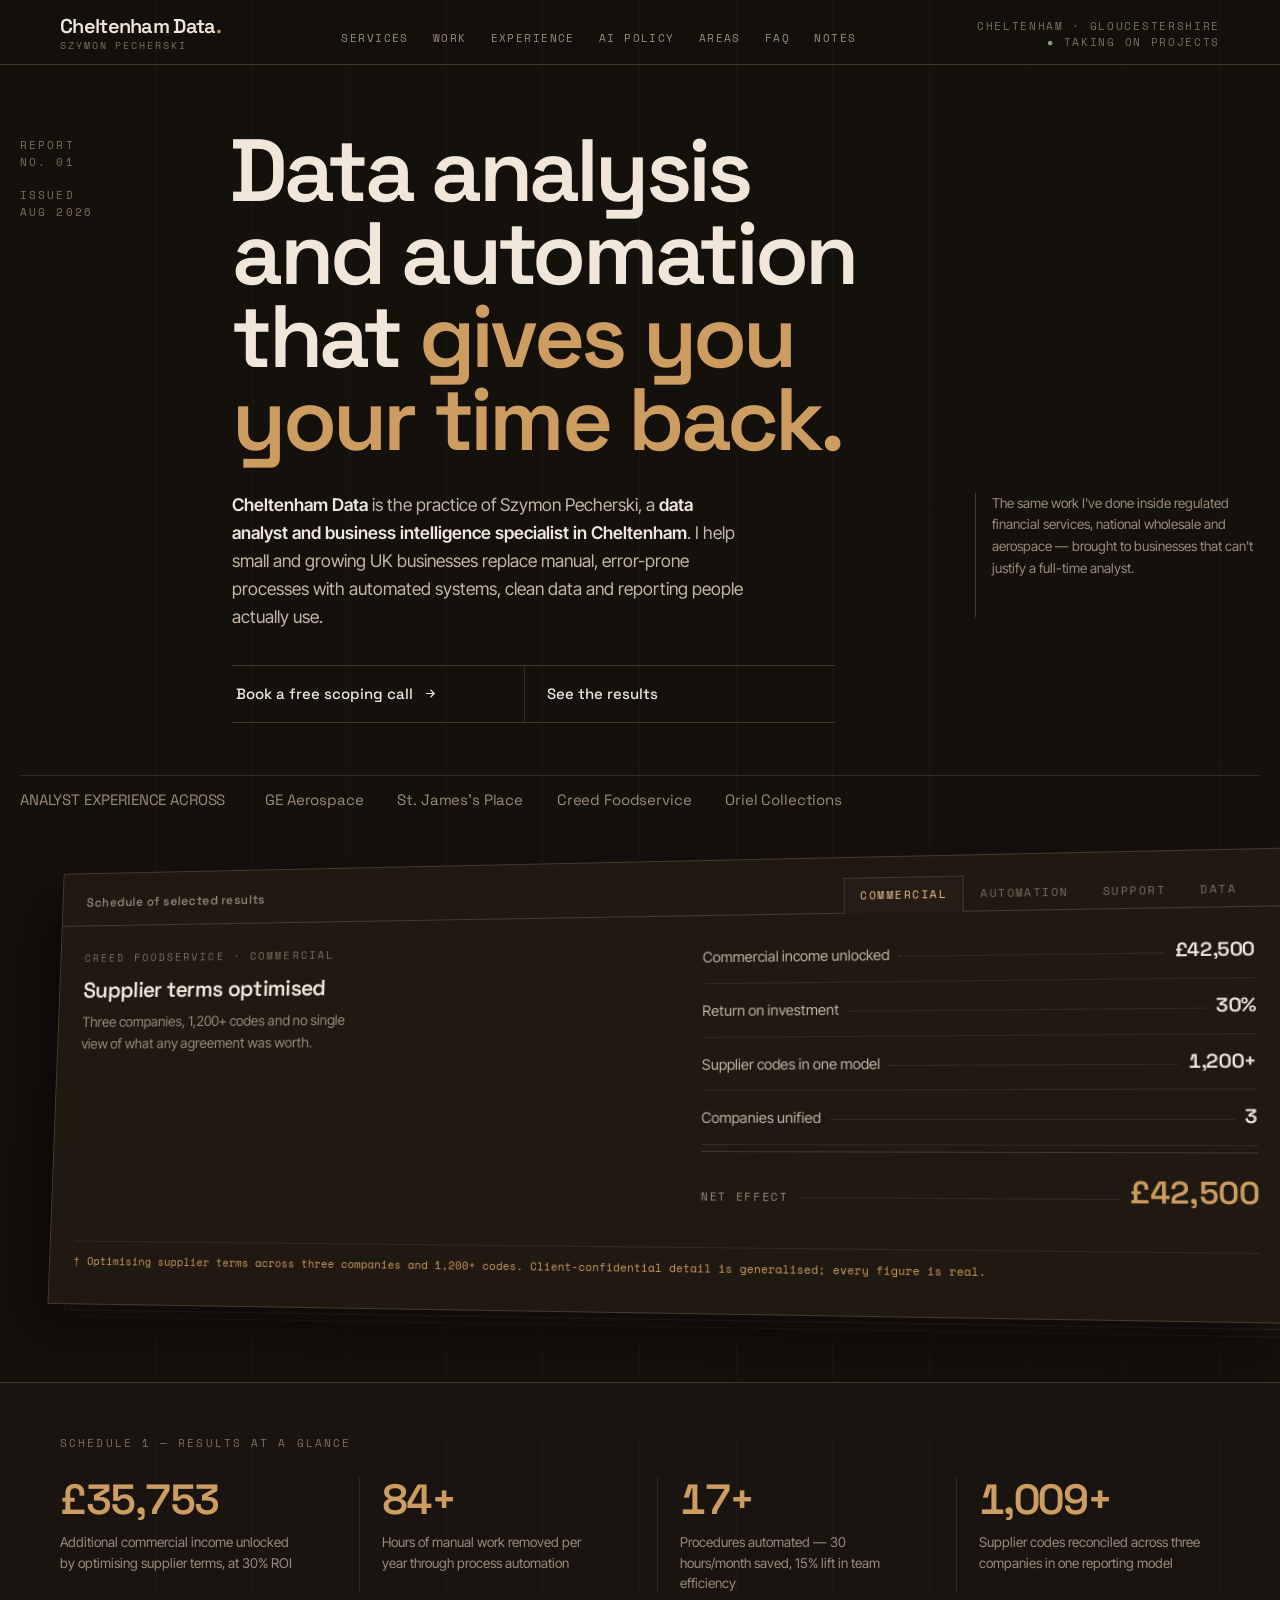
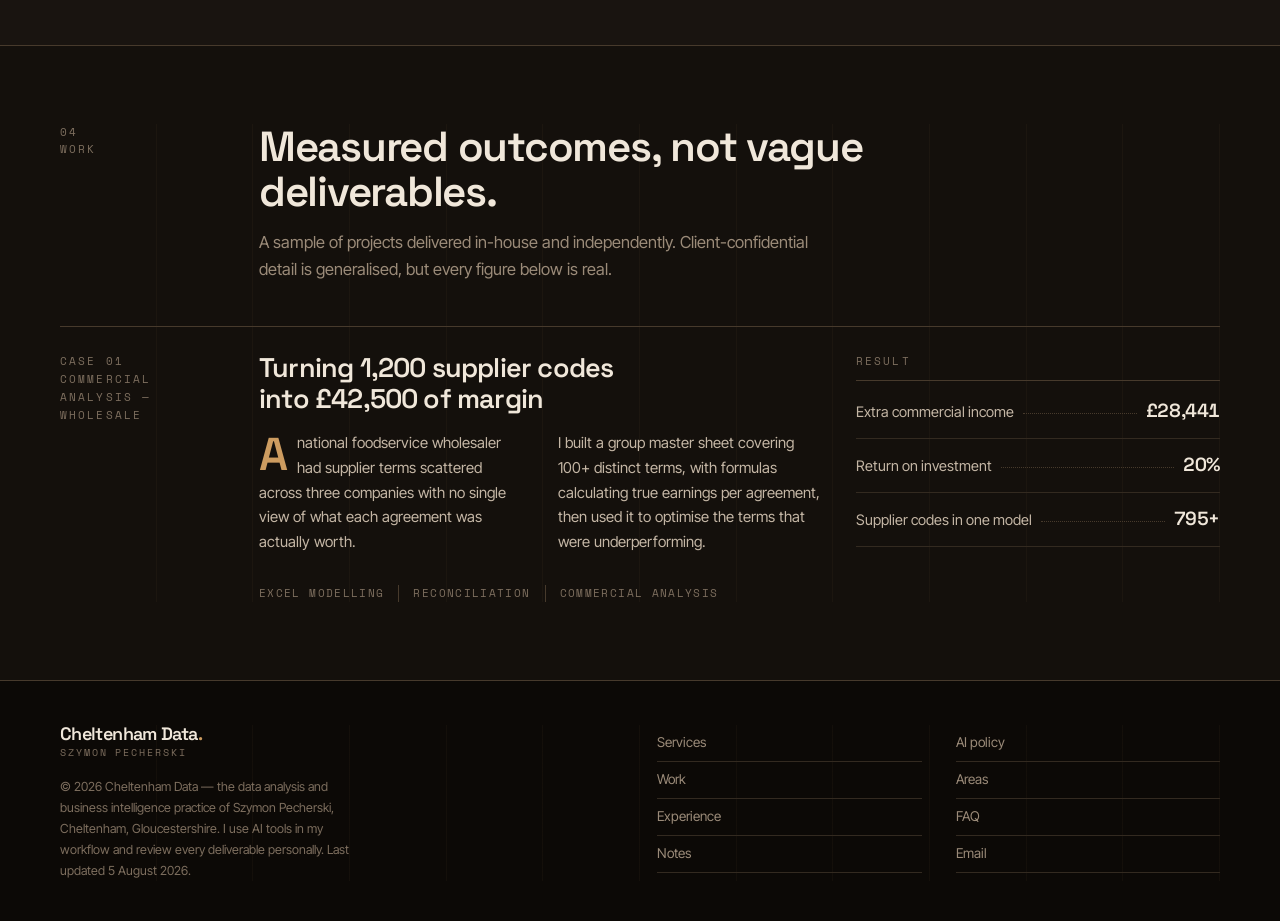
<file: design/a-ledger/index.html>
<!DOCTYPE html>
<html lang="en-GB">
<head>
<meta charset="utf-8">
<meta name="viewport" content="width=device-width, initial-scale=1, viewport-fit=cover">
<meta name="robots" content="noindex, nofollow">
<title>Design A — Ledger | Cheltenham Data</title>

<link rel="icon" href="/favicon.svg" type="image/svg+xml">

<style>
@font-face{ font-family:'Space Grotesk'; font-style:normal; font-weight:400; font-display:swap; src:url(/fonts/space-grotesk-400.woff2) format('woff2'); }
@font-face{ font-family:'Space Grotesk'; font-style:normal; font-weight:500; font-display:swap; src:url(/fonts/space-grotesk-500.woff2) format('woff2'); }
@font-face{ font-family:'Space Grotesk'; font-style:normal; font-weight:600; font-display:swap; src:url(/fonts/space-grotesk-600.woff2) format('woff2'); }
@font-face{ font-family:'Inter Tight'; font-style:normal; font-weight:400; font-display:swap; src:url(/fonts/inter-tight-400.woff2) format('woff2'); }
@font-face{ font-family:'Inter Tight'; font-style:normal; font-weight:500; font-display:swap; src:url(/fonts/inter-tight-500.woff2) format('woff2'); }
@font-face{ font-family:'Inter Tight'; font-style:normal; font-weight:600; font-display:swap; src:url(/fonts/inter-tight-600.woff2) format('woff2'); }
@font-face{ font-family:'Space Mono'; font-style:normal; font-weight:400; font-display:swap; src:url(/fonts/space-mono-400.woff2) format('woff2'); }

/* ============================================================
   DESIGN A — "LEDGER"
   The page as a printed commercial report. Everything sits on a
   visible column grid; hairline rules and leader dots do the work
   that cards and shadows do elsewhere. Nothing is rounded, nothing
   glows, nothing is centred. Figures are tabular and right-ranged
   in a money column, the way a set of accounts sets them.
   ============================================================ */
:root{
  --bg:#14100c; --bg-2:#191410; --card:#1f1912; --card-2:#251d15; --deep:#0c0906;
  --line:#332a20; --line-2:#473a2c;
  --text:#f0e7da; --body:#c4b6a5; --muted:#9b8b79; --faint:#7d6e5e;
  --oak:#cd9c60; --tan:#e7c495; --walnut:#8a5a30; --patina:#8aa17f;
  --disp:'Space Grotesk',ui-sans-serif,system-ui,sans-serif;
  --sans:'Inter Tight',-apple-system,BlinkMacSystemFont,'Segoe UI',Roboto,Helvetica,Arial,sans-serif;
  --mono:'Space Mono',ui-monospace,SFMono-Regular,Menlo,monospace;
  --ease:cubic-bezier(.22,1,.36,1);
  --gut:34px;
}
*,*::before,*::after{box-sizing:border-box;border-radius:0}
html{-webkit-text-size-adjust:100%}
body{margin:0;background:var(--bg);color:var(--body);font-family:var(--sans);
  font-size:16px;line-height:1.62;-webkit-font-smoothing:antialiased;overflow-x:hidden}
a{color:inherit;text-decoration:none}
h1,h2,h3{font-family:var(--disp);color:var(--text);margin:0;font-weight:600;letter-spacing:-.03em}

/* the sheet the whole report is printed on: a ruled column grid,
   faint but genuinely there, so the eye can see what aligns to what */
.sheet{max-width:1240px;margin:0 auto;padding:0 40px;position:relative}
.sheet::before{content:"";position:absolute;inset:0 40px;pointer-events:none;z-index:0;
  background:repeating-linear-gradient(90deg,transparent 0,transparent calc(8.333% - 1px),
    rgba(205,156,96,.045) calc(8.333% - 1px),rgba(205,156,96,.045) 8.333%)}
.g{display:grid;grid-template-columns:repeat(12,1fr);column-gap:var(--gut);position:relative;z-index:1}

/* running heads — the small mono labels a report puts in the margin */
.rh{font-family:var(--mono);font-size:10.5px;letter-spacing:.2em;text-transform:uppercase;color:var(--faint)}
.rule{border-top:1px solid var(--line)}
.rule-2{border-top:1px solid var(--line-2)}
.draw{transform:scaleX(0);transform-origin:left;transition:transform 1.1s var(--ease)}
.draw.in{transform:scaleX(1)}

/* ---------- masthead ---------- */
header{border-bottom:1px solid var(--line-2);position:sticky;top:0;z-index:40;
  background:rgba(20,16,12,.94);backdrop-filter:blur(8px)}
.mast{display:flex;align-items:flex-end;justify-content:space-between;gap:30px;padding:16px 0 13px}
.brand{font-family:var(--disp);font-size:20px;font-weight:600;letter-spacing:-.035em;color:var(--text);line-height:1}
.brand i{color:var(--oak);font-style:normal}
.brand small{display:block;font-family:var(--mono);font-size:9.5px;letter-spacing:.2em;
  text-transform:uppercase;color:var(--faint);margin-top:5px;font-weight:400}
nav{display:flex;gap:24px;align-items:baseline}
nav a{font-family:var(--mono);font-size:11px;letter-spacing:.13em;text-transform:uppercase;color:var(--muted);
  padding-bottom:2px;border-bottom:1px solid transparent;transition:color .2s,border-color .2s}
nav a:hover{color:var(--oak);border-color:var(--oak)}
.folio{font-family:var(--mono);font-size:10.5px;letter-spacing:.16em;text-transform:uppercase;color:var(--faint);
  text-align:right;line-height:1.5}
.folio b{color:var(--patina);font-weight:400}

/* ---------- hero ---------- */
.hero{padding:64px 0 0}
.standing{grid-column:1/3;padding-top:8px}
.standing div+div{margin-top:16px}
.head{grid-column:3/13}
h1{font-size:clamp(46px,6.9vw,92px);line-height:.94;letter-spacing:-.042em;margin:0 0 4px;
  text-indent:-.04em}
h1 em{font-style:normal;color:var(--oak)}
.strap{grid-column:3/9;font-size:17.5px;line-height:1.6;color:var(--body);margin:26px 0 0;max-width:52ch}
.strap b{color:var(--text);font-weight:600}
.note{grid-column:10/13;font-size:13.5px;line-height:1.62;color:var(--muted);margin-top:28px;
  padding-left:16px;border-left:1px solid var(--line-2)}
.acts{grid-column:3/9;display:flex;gap:0;margin-top:34px;border-top:1px solid var(--line-2);border-bottom:1px solid var(--line-2)}
.acts a{flex:1;padding:16px 4px;font-family:var(--disp);font-size:15px;font-weight:500;color:var(--text);
  display:flex;align-items:center;gap:10px;transition:color .2s}
.acts a+a{border-left:1px solid var(--line);padding-left:22px}
.acts a:hover{color:var(--oak)}
.acts svg{transition:transform .3s var(--ease)}
.acts a:hover svg{transform:translateX(5px)}

.clients{grid-column:1/13;margin-top:52px;padding-top:12px;border-top:1px solid var(--line);
  display:flex;align-items:baseline;gap:34px;flex-wrap:wrap}
.clients span{font-family:var(--disp);font-size:15px;color:var(--muted);letter-spacing:-.01em}
.clients .rh{margin-right:6px}

/* ---------- the ledger sheets: 3D as stacked paper, not a glass card ---------- */
.docwrap{grid-column:1/13;margin-top:46px;perspective:1700px;padding-bottom:70px}
.doc{position:relative;transform-style:preserve-3d;transform:rotateY(-8deg) rotateX(4.5deg);
  transition:transform .7s var(--ease);will-change:transform}
.leaf{position:absolute;inset:0;background:var(--bg-2);border:1px solid var(--line)}
.leaf.l2{transform:translate3d(16px,15px,-42px);opacity:.5}
.leaf.l1{transform:translate3d(8px,7px,-21px);opacity:.75}
.page{position:relative;background:var(--card);border:1px solid var(--line-2);
  box-shadow:-24px 26px 50px rgba(0,0,0,.5)}
.page-hd{display:flex;align-items:flex-end;justify-content:space-between;gap:20px;
  padding:20px 26px 0;border-bottom:1px solid var(--line-2)}
.page-hd h2{font-size:13px;letter-spacing:.04em;font-weight:500;color:var(--muted);padding-bottom:14px}
/* index tabs, cut into the top edge like a ring binder */
.tabs{display:flex;gap:0;margin-bottom:-1px}
.tab{font-family:var(--mono);font-size:10.5px;letter-spacing:.14em;text-transform:uppercase;
  background:transparent;border:1px solid transparent;border-bottom:0;color:var(--faint);
  padding:9px 15px 10px;cursor:pointer;transition:color .2s,background .2s}
.tab:hover{color:var(--muted)}
.tab[aria-selected="true"]{color:var(--tan);background:var(--card-2);border-color:var(--line-2)}
.page-bd{padding:26px 26px 22px;display:grid;grid-template-columns:1.15fr 1fr;column-gap:44px}
.view{display:none}
.view.on{display:contents}
.vcap h3{font-size:23px;line-height:1.16;margin-bottom:8px}
.vcap p{font-size:14.5px;color:var(--muted);margin:0;max-width:36ch}
.vcap .rh{display:block;margin-bottom:12px}

/* the money column: leader dots + tabular figures, ranged right */
.led{display:flex;align-items:baseline;gap:9px;padding:11px 0;border-bottom:1px solid var(--line)}
.led:first-child{padding-top:0}
.led b{font-weight:400;font-size:14.5px;color:var(--body);white-space:nowrap}
.led i{flex:1;border-bottom:1px dotted var(--line-2);transform:translateY(-3px)}
.led u{font-family:var(--disp);font-size:19px;font-weight:600;color:var(--text);text-decoration:none;
  font-variant-numeric:tabular-nums;letter-spacing:-.02em}
.led.tot{border-bottom:0;border-top:1px solid var(--line-2);margin-top:6px;padding-top:14px}
.led.tot b{color:var(--muted);font-family:var(--mono);font-size:10.5px;letter-spacing:.16em;text-transform:uppercase}
.led.tot u{font-size:30px;color:var(--oak)}
.foot-note{grid-column:1/3;margin-top:20px;padding-top:12px;border-top:1px solid var(--line);
  font-size:12.5px;color:var(--faint);display:flex;gap:8px}
.foot-note span{color:var(--oak);font-family:var(--mono);font-size:11px}

/* ---------- figures, set as a schedule ---------- */
.band{border-top:1px solid var(--line-2);border-bottom:1px solid var(--line-2);background:var(--bg-2);padding:52px 0}
.sched{grid-column:1/13;display:grid;grid-template-columns:repeat(4,1fr);column-gap:var(--gut)}
.sched > div{padding-right:20px}
.sched > div + div{border-left:1px solid var(--line);padding-left:22px}
.sched .n{font-family:var(--disp);font-size:clamp(30px,3.3vw,44px);font-weight:600;color:var(--oak);
  letter-spacing:-.035em;line-height:1;font-variant-numeric:tabular-nums;margin-bottom:12px}
.sched .t{font-size:13.5px;line-height:1.5;color:var(--muted)}
.band .rh{grid-column:1/13;margin-bottom:26px}

/* ---------- a case, set as a report page ---------- */
section{padding:78px 0}
.sec-rh{grid-column:1/3}
.sec-hd{grid-column:3/11}
.sec-hd h2{font-size:clamp(28px,3.3vw,42px);line-height:1.08;margin-bottom:14px}
.sec-hd p{font-size:16.5px;color:var(--muted);margin:0;max-width:56ch}
.case{grid-column:1/13;margin-top:44px;padding-top:26px;border-top:1px solid var(--line-2);
  display:grid;grid-template-columns:repeat(12,1fr);column-gap:var(--gut)}
.case-no{grid-column:1/3;font-family:var(--mono);font-size:10.5px;letter-spacing:.2em;
  text-transform:uppercase;color:var(--faint);line-height:1.7}
.case-bd{grid-column:3/9}
.case-bd h3{font-size:27px;line-height:1.14;margin-bottom:16px;max-width:22ch}
/* the body copy runs in two print columns, with a dropped initial */
.case-bd .cols{columns:2;column-gap:34px;font-size:15px;line-height:1.66;color:var(--body)}
.case-bd .cols p{margin:0 0 12px}
.case-bd .cols p:first-child::first-letter{font-family:var(--disp);font-size:46px;font-weight:600;
  float:left;line-height:.86;margin:4px 9px 0 0;color:var(--oak)}
.tags{margin-top:18px;display:flex;gap:0;flex-wrap:wrap}
.tags span{font-family:var(--mono);font-size:10.5px;letter-spacing:.13em;text-transform:uppercase;
  color:var(--faint);padding-right:14px;margin-right:14px;border-right:1px solid var(--line-2)}
.tags span:last-child{border:0}
.case-res{grid-column:9/13}
.case-res .rh{padding-bottom:10px;border-bottom:1px solid var(--line-2);margin-bottom:4px}

/* ---------- colophon ---------- */
footer{border-top:1px solid var(--line-2);background:var(--deep);padding:44px 0 40px}
.colo{grid-column:1/6}
.colo .brand{font-size:18px}
.colo p{font-size:12.5px;color:var(--faint);line-height:1.68;margin:18px 0 0;max-width:44ch}
.colo-l{grid-column:7/13;display:grid;grid-template-columns:1fr 1fr;gap:0 34px;align-content:start}
.colo-l a{font-size:13.5px;color:var(--muted);padding:7px 0;border-bottom:1px solid var(--line);
  transition:color .2s,padding-left .2s}
.colo-l a:hover{color:var(--oak);padding-left:6px}

.rv{opacity:0;transform:translateY(10px);transition:opacity .7s var(--ease),transform .7s var(--ease)}
.rv.in{opacity:1;transform:none}

@media (max-width:1000px){
  .sheet{padding:0 22px}
  .sheet::before{display:none}
  /* eleven 34px gutters are wider than a phone on their own — the grid
     keeps its twelve columns for alignment, but the gaps collapse */
  :root{--gut:6px}
  .standing,.head,.strap,.note,.acts,.clients,.docwrap,.sched,.sec-rh,.sec-hd,.case,.case-no,
  .case-bd,.case-res,.colo,.colo-l{grid-column:1/13}
  .note{margin-top:20px}
  .page-bd{grid-template-columns:1fr;row-gap:26px}
  .sched{grid-template-columns:1fr 1fr;row-gap:28px}
  .sched > div:nth-child(3){border-left:0;padding-left:0}
  .case-bd .cols{columns:1}
  /* flat on a phone, so the offset sheets underneath have nothing to
     say and would only push the page sideways */
  .doc{transform:none}
  .leaf{display:none}
  nav{display:none}
  /* the money column is the one thing that can't hold its width on a
     phone: let the label wrap and keep the figure on its own line */
  .led{flex-wrap:wrap;row-gap:2px}
  .led b{white-space:normal;flex:1 1 100%}
  .led i{min-width:20px}
  .led u{margin-left:auto}
  .page-hd{padding:14px 14px 0;flex-wrap:wrap;gap:10px}
  .page-bd{padding:20px 16px 18px}
  .tabs{flex-wrap:wrap;margin-bottom:0}
  .mast{flex-wrap:wrap;height:auto;gap:12px}
  .folio{text-align:left}
}
@media (prefers-reduced-motion:reduce){*{animation:none!important;transition-duration:.001ms!important}}
</style>
</head>
<body>

<header>
  <div class="sheet">
    <div class="mast">
      <a href="#" class="brand">Cheltenham Data<i>.</i><small>Szymon Pecherski</small></a>
      <nav>
        <a href="#">Services</a><a href="#">Work</a><a href="#">Experience</a>
        <a href="#">AI policy</a><a href="#">Areas</a><a href="#">FAQ</a><a href="#">Notes</a>
      </nav>
      <div class="folio">Cheltenham · Gloucestershire<br><b>●</b> Taking on projects</div>
    </div>
  </div>
</header>

<div class="sheet hero">
  <div class="g">
    <div class="standing">
      <div class="rh">Report<br>No. 01</div>
      <div class="rh">Issued<br>Aug 2026</div>
    </div>
    <div class="head">
      <h1>Data analysis<br>and automation<br>that <em>gives you<br>your time back.</em></h1>
    </div>
    <p class="strap">
      <b>Cheltenham Data</b> is the practice of Szymon Pecherski, a <b>data analyst and business
      intelligence specialist in Cheltenham</b>. I help small and growing UK businesses replace manual,
      error-prone processes with automated systems, clean data and reporting people actually use.
    </p>
    <p class="note">The same work I've done inside regulated financial services, national wholesale
      and aerospace — brought to businesses that can't justify a full-time analyst.</p>

    <div class="acts">
      <a href="#">Book a free scoping call
        <svg width="15" height="15" viewBox="0 0 24 24" fill="none" stroke="currentColor" stroke-width="1.8"><path d="M5 12h13M12 6l6 6-6 6"/></svg>
      </a>
      <a href="#">See the results</a>
    </div>

    <div class="clients">
      <span class="rh">Analyst experience across</span>
      <span>GE Aerospace</span><span>St. James's Place</span><span>Creed Foodservice</span><span>Oriel Collections</span>
    </div>

    <div class="docwrap">
      <div class="doc" id="doc">
        <div class="leaf l2"></div>
        <div class="leaf l1"></div>
        <div class="page">
          <div class="page-hd">
            <h2>Schedule of selected results</h2>
            <div class="tabs" role="tablist">
              <button class="tab" role="tab" id="t-a" aria-controls="v-a" aria-selected="true">Commercial</button>
              <button class="tab" role="tab" id="t-b" aria-controls="v-b" aria-selected="false">Automation</button>
              <button class="tab" role="tab" id="t-c" aria-controls="v-c" aria-selected="false">Support</button>
              <button class="tab" role="tab" id="t-d" aria-controls="v-d" aria-selected="false">Data</button>
            </div>
          </div>
          <div class="page-bd">
            <div class="view on" id="v-a" role="tabpanel">
              <div class="vcap">
                <span class="rh">Creed Foodservice · Commercial</span>
                <h3>Supplier terms optimised</h3>
                <p>Three companies, 1,200+ codes and no single view of what any agreement was worth.</p>
              </div>
              <div class="lines">
                <div class="led"><b>Commercial income unlocked</b><i></i><u data-c="42500" data-p="£">£42,500</u></div>
                <div class="led"><b>Return on investment</b><i></i><u data-c="30" data-s="%">30%</u></div>
                <div class="led"><b>Supplier codes in one model</b><i></i><u data-c="1200" data-s="+">1,200+</u></div>
                <div class="led"><b>Companies unified</b><i></i><u data-c="3">3</u></div>
                <div class="led tot"><b>Net effect</b><i></i><u data-c="42500" data-p="£">£42,500</u></div>
              </div>
            </div>

            <div class="view" id="v-b" role="tabpanel">
              <div class="vcap">
                <span class="rh">Oriel Collections · Operations</span>
                <h3>Manual procedures automated</h3>
                <p>Days a month lost to repetitive admin across CRMs, portals and internal tools.</p>
              </div>
              <div class="lines">
                <div class="led"><b>Procedures automated</b><i></i><u data-c="20" data-s="+">20+</u></div>
                <div class="led"><b>Manual hours removed / month</b><i></i><u data-c="30" data-s="h">30h</u></div>
                <div class="led"><b>Team efficiency</b><i></i><u data-c="15" data-p="+" data-s="%">+15%</u></div>
                <div class="led"><b>Manager insight accuracy</b><i></i><u data-c="20" data-p="+" data-s="%">+20%</u></div>
                <div class="led tot"><b>Net effect</b><i></i><u data-c="30" data-s=" hrs">30 hrs</u></div>
              </div>
            </div>

            <div class="view" id="v-c" role="tabpanel">
              <div class="vcap">
                <span class="rh">St. James's Place · Application support</span>
                <h3>Support volume, first month</h3>
                <p>Second and third line across Salesforce, iBusiness, SFTP and AWS, in a team of twenty.</p>
              </div>
              <div class="lines">
                <div class="led"><b>Share of all team requests</b><i></i><u data-c="47.55" data-s="%" data-dp="2">47.55%</u></div>
                <div class="led"><b>Requests resolved</b><i></i><u data-c="545">545</u></div>
                <div class="led"><b>Total team requests</b><i></i><u data-c="1146">1,146</u></div>
                <div class="led"><b>Analysts in the team</b><i></i><u data-c="20">20</u></div>
                <div class="led tot"><b>Net effect</b><i></i><u data-c="47.55" data-s="%" data-dp="2">47.55%</u></div>
              </div>
            </div>

            <div class="view" id="v-d" role="tabpanel">
              <div class="vcap">
                <span class="rh">Independent project · Python</span>
                <h3>Job market scraped and analysed</h3>
                <p>An anecdotal question about demand, turned into evidence you can audit.</p>
              </div>
              <div class="lines">
                <div class="led"><b>Unique postings extracted</b><i></i><u data-c="247">247</u></div>
                <div class="led"><b>Pipeline automated</b><i></i><u data-c="100" data-s="%">100%</u></div>
                <div class="led"><b>Trend dimensions analysed</b><i></i><u data-c="4">4</u></div>
                <div class="led"><b>Manual data entry required</b><i></i><u data-c="0" data-s="%">0%</u></div>
                <div class="led tot"><b>Net effect</b><i></i><u data-c="247">247</u></div>
              </div>
            </div>

            <p class="foot-note"><span>†</span> <span id="fn">Optimising supplier terms across three companies and 1,200+ codes. Client-confidential detail is generalised; every figure is real.</span></p>
          </div>
        </div>
      </div>
    </div>
  </div>
</div>

<div class="band">
  <div class="sheet"><div class="g">
    <div class="rh">Schedule 1 — results at a glance</div>
    <div class="sched">
      <div class="rv"><div class="n" data-c="42500" data-p="£">£42,500</div><div class="t">Additional commercial income unlocked by optimising supplier terms, at 30% ROI</div></div>
      <div class="rv"><div class="n" data-c="100" data-s="+">100+</div><div class="t">Hours of manual work removed per year through process automation</div></div>
      <div class="rv"><div class="n" data-c="20" data-s="+">20+</div><div class="t">Procedures automated — 30 hours/month saved, 15% lift in team efficiency</div></div>
      <div class="rv"><div class="n" data-c="1200" data-s="+">1,200+</div><div class="t">Supplier codes reconciled across three companies in one reporting model</div></div>
    </div>
  </div></div>
</div>

<section>
  <div class="sheet"><div class="g">
    <div class="sec-rh rh">04<br>Work</div>
    <div class="sec-hd rv">
      <h2>Measured outcomes, not vague deliverables.</h2>
      <p>A sample of projects delivered in-house and independently. Client-confidential detail is
      generalised, but every figure below is real.</p>
    </div>

    <article class="case rv">
      <div class="case-no">Case 01<br>Commercial<br>analysis —<br>wholesale</div>
      <div class="case-bd">
        <h3>Turning 1,200 supplier codes into £42,500 of margin</h3>
        <div class="cols">
          <p>A national foodservice wholesaler had supplier terms scattered across three companies with
          no single view of what each agreement was actually worth.</p>
          <p>I built a group master sheet covering 100+ distinct terms, with formulas calculating true
          earnings per agreement, then used it to optimise the terms that were underperforming.</p>
        </div>
        <div class="tags"><span>Excel modelling</span><span>Reconciliation</span><span>Commercial analysis</span></div>
      </div>
      <div class="case-res">
        <div class="rh">Result</div>
        <div class="led"><b>Extra commercial income</b><i></i><u data-c="42500" data-p="£">£42,500</u></div>
        <div class="led"><b>Return on investment</b><i></i><u data-c="30" data-s="%">30%</u></div>
        <div class="led"><b>Supplier codes in one model</b><i></i><u data-c="1200" data-s="+">1,200+</u></div>
      </div>
    </article>
  </div></div>
</section>

<footer>
  <div class="sheet"><div class="g">
    <div class="colo">
      <div class="brand">Cheltenham Data<i>.</i><small>Szymon Pecherski</small></div>
      <p>© 2026 Cheltenham Data — the data analysis and business intelligence practice of Szymon
      Pecherski, Cheltenham, Gloucestershire. I use AI tools in my workflow and review every
      deliverable personally. Last updated 5 August 2026.</p>
    </div>
    <div class="colo-l">
      <a href="#">Services</a><a href="#">AI policy</a>
      <a href="#">Work</a><a href="#">Areas</a>
      <a href="#">Experience</a><a href="#">FAQ</a>
      <a href="#">Notes</a><a href="#">Email</a>
    </div>
  </div></div>
</footer>

<script>
(function(){
  "use strict";
  var reduce = window.matchMedia('(prefers-reduced-motion: reduce)').matches;

  function fmt(v,dp){ return v.toLocaleString('en-GB',{minimumFractionDigits:dp,maximumFractionDigits:dp}); }
  function count(el){
    var target = parseFloat(el.getAttribute('data-c'));
    if(isNaN(target)) return;
    var pre = el.getAttribute('data-p')||'', suf = el.getAttribute('data-s')||'';
    var dp = parseInt(el.getAttribute('data-dp')||'0',10);
    var render = function(v){ el.textContent = pre + fmt(v,dp) + suf; };
    if(reduce || target === 0){ render(target); return; }
    var dur=1300,t0=null;
    (function step(ts){
      if(!t0) t0=ts;
      var p=Math.min((ts-t0)/dur,1), v=target*(1-Math.pow(1-p,4));
      render(dp ? Math.round(v*Math.pow(10,dp))/Math.pow(10,dp) : Math.round(v));
      if(p<1) requestAnimationFrame(step);
    })(performance.now());
  }

  var NOTES = {
    'v-a':'Optimising supplier terms across three companies and 1,200+ codes. Client-confidential detail is generalised; every figure is real.',
    'v-b':'Twenty-plus repetitive procedures automated and documented with SOPs so the team maintains it without me.',
    'v-c':'The highest individual share in a twenty-person support team, in my first month.',
    'v-d':'A Python pipeline that turned an anecdotal question into evidence you can download and check.'
  };
  var tabs = [].slice.call(document.querySelectorAll('.tab')), fn = document.getElementById('fn');
  function show(t){
    tabs.forEach(function(x){
      var on = x===t, v = document.getElementById(x.getAttribute('aria-controls'));
      x.setAttribute('aria-selected', String(on));
      v.classList.toggle('on', on);
      if(on){ v.querySelectorAll('[data-c]').forEach(count); if(NOTES[v.id]) fn.textContent = NOTES[v.id]; }
    });
  }
  tabs.forEach(function(t){ t.addEventListener('click', function(){ show(t); }); });

  /* the paper stack tips towards the pointer — real perspective, not a glow */
  var doc = document.getElementById('doc');
  if(doc && !reduce && matchMedia('(hover:hover) and (min-width:1001px)').matches){
    var ry=-8, rx=4.5, tRy=-8, tRx=4.5, raf=null, host=doc.parentElement;
    host.addEventListener('pointermove', function(e){
      var r=host.getBoundingClientRect();
      tRy = -8 + ((e.clientX-r.left)/r.width - .5)*11;
      tRx = 4.5 - ((e.clientY-r.top)/r.height - .5)*7;
      doc.style.transition='none';
      if(!raf) raf=requestAnimationFrame(tick);
    },{passive:true});
    host.addEventListener('pointerleave', function(){
      doc.style.transition='transform .7s var(--ease)';
      doc.style.transform='rotateY(-8deg) rotateX(4.5deg)';
      ry=-8; rx=4.5; if(raf){ cancelAnimationFrame(raf); raf=null; }
    });
    function tick(){
      ry += (tRy-ry)*.12; rx += (tRx-rx)*.12;
      doc.style.transform='rotateY('+ry.toFixed(2)+'deg) rotateX('+rx.toFixed(2)+'deg)';
      raf = (Math.abs(tRy-ry)>.02||Math.abs(tRx-rx)>.02) ? requestAnimationFrame(tick) : null;
    }
  }

  var io = new IntersectionObserver(function(es){
    es.forEach(function(e){
      if(!e.isIntersecting) return;
      e.target.classList.add('in');
      e.target.querySelectorAll && e.target.querySelectorAll('[data-c]').forEach(count);
      io.unobserve(e.target);
    });
  },{threshold:.25});
  document.querySelectorAll('.rv').forEach(function(el){ io.observe(el); });
  document.querySelectorAll('.case-res [data-c]').forEach(function(el){ io.observe(el); });
  show(tabs[0]);
})();
</script>
</body>
</html>
</file>
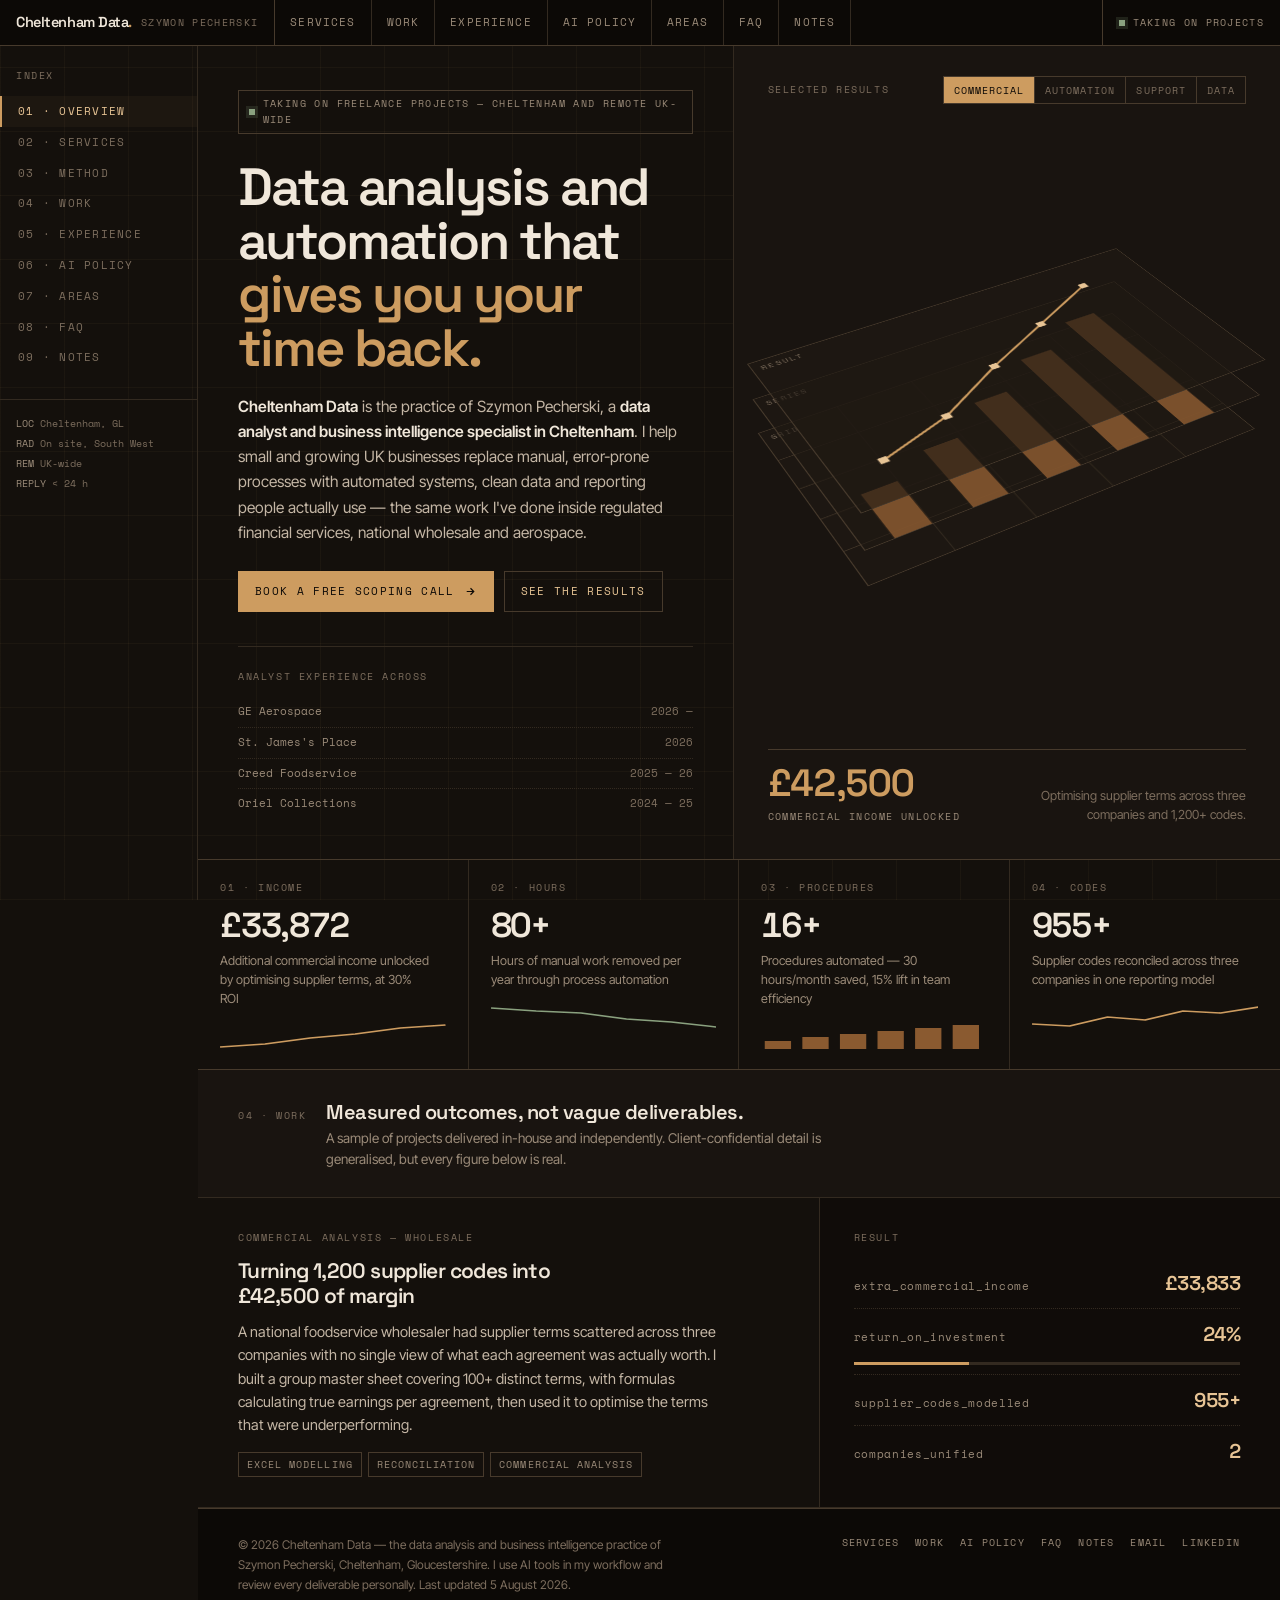
<file: design/b-instrument/index.html>
<!DOCTYPE html>
<html lang="en-GB">
<head>
<meta charset="utf-8">
<meta name="viewport" content="width=device-width, initial-scale=1, viewport-fit=cover">
<meta name="robots" content="noindex, nofollow">
<title>Design B — Instrument | Cheltenham Data</title>

<link rel="icon" href="/favicon.svg" type="image/svg+xml">

<style>
@font-face{ font-family:'Space Grotesk'; font-style:normal; font-weight:400; font-display:swap; src:url(/fonts/space-grotesk-400.woff2) format('woff2'); }
@font-face{ font-family:'Space Grotesk'; font-style:normal; font-weight:500; font-display:swap; src:url(/fonts/space-grotesk-500.woff2) format('woff2'); }
@font-face{ font-family:'Space Grotesk'; font-style:normal; font-weight:600; font-display:swap; src:url(/fonts/space-grotesk-600.woff2) format('woff2'); }
@font-face{ font-family:'Inter Tight'; font-style:normal; font-weight:400; font-display:swap; src:url(/fonts/inter-tight-400.woff2) format('woff2'); }
@font-face{ font-family:'Inter Tight'; font-style:normal; font-weight:500; font-display:swap; src:url(/fonts/inter-tight-500.woff2) format('woff2'); }
@font-face{ font-family:'Inter Tight'; font-style:normal; font-weight:600; font-display:swap; src:url(/fonts/inter-tight-600.woff2) format('woff2'); }
@font-face{ font-family:'Space Mono'; font-style:normal; font-weight:400; font-display:swap; src:url(/fonts/space-mono-400.woff2) format('woff2'); }

/* ============================================================
   DESIGN B — "INSTRUMENT"
   The page as the tool, not the brochure. Dense, monospaced,
   unafraid of small text and real data marks: tick rules, axis
   labels, sparklines, key/value records. Where the current site
   floats one glass card, this stacks the actual layers of a chart
   in z-space and lets you turn them.
   ============================================================ */
:root{
  --bg:#14100c; --bg-2:#191410; --card:#1f1912; --card-2:#251d15; --deep:#0c0906;
  --line:#332a20; --line-2:#473a2c;
  --text:#f0e7da; --body:#c4b6a5; --muted:#9b8b79; --faint:#7d6e5e;
  --oak:#cd9c60; --tan:#e7c495; --walnut:#8a5a30; --patina:#8aa17f;
  --disp:'Space Grotesk',ui-sans-serif,system-ui,sans-serif;
  --sans:'Inter Tight',-apple-system,BlinkMacSystemFont,'Segoe UI',Roboto,Helvetica,Arial,sans-serif;
  --mono:'Space Mono',ui-monospace,SFMono-Regular,Menlo,monospace;
  --ease:cubic-bezier(.22,1,.36,1);
  --rail:198px;
}
*,*::before,*::after{box-sizing:border-box;border-radius:0}
body{margin:0;background:var(--bg);color:var(--body);font-family:var(--sans);
  font-size:15px;line-height:1.6;-webkit-font-smoothing:antialiased;overflow-x:hidden}
a{color:inherit;text-decoration:none}
h1,h2,h3{font-family:var(--disp);color:var(--text);margin:0;font-weight:600;letter-spacing:-.03em}
.k{font-family:var(--mono);font-size:10px;letter-spacing:.16em;text-transform:uppercase;color:var(--faint)}
.num{font-family:var(--disp);font-variant-numeric:tabular-nums;letter-spacing:-.025em}

/* graph-paper ground: the working surface, faint but measurable */
body::before{content:"";position:fixed;inset:0;z-index:0;pointer-events:none;
  background:
    repeating-linear-gradient(90deg,rgba(205,156,96,.05) 0 1px,transparent 1px 64px),
    repeating-linear-gradient(0deg,rgba(205,156,96,.05) 0 1px,transparent 1px 64px)}
.z{position:relative;z-index:1}

/* ---------- toolbar ---------- */
.bar{position:sticky;top:0;z-index:60;height:46px;display:flex;align-items:stretch;
  background:var(--deep);border-bottom:1px solid var(--line-2)}
.bar .id{display:flex;align-items:center;gap:9px;padding:0 16px;border-right:1px solid var(--line-2)}
.bar .id b{font-family:var(--disp);font-size:14.5px;letter-spacing:-.03em;color:var(--text);font-weight:600}
.bar .id b i{color:var(--oak);font-style:normal}
.bar .id span{font-family:var(--mono);font-size:9.5px;letter-spacing:.14em;text-transform:uppercase;color:var(--faint)}
.bar nav{display:flex;align-items:stretch}
.bar nav a{display:flex;align-items:center;padding:0 15px;font-family:var(--mono);font-size:10.5px;
  letter-spacing:.11em;text-transform:uppercase;color:var(--muted);border-right:1px solid var(--line);
  transition:background .18s,color .18s}
.bar nav a:hover{background:var(--card);color:var(--tan)}
.bar .status{margin-left:auto;display:flex;align-items:center;gap:8px;padding:0 16px;
  border-left:1px solid var(--line-2);font-family:var(--mono);font-size:10px;letter-spacing:.13em;
  text-transform:uppercase;color:var(--muted)}
.dot{width:6px;height:6px;background:var(--patina);box-shadow:0 0 0 3px rgba(138,161,127,.16)}

/* ---------- shell: fixed index rail + working area ---------- */
.shell{display:grid;grid-template-columns:var(--rail) 1fr}
.rail{border-right:1px solid var(--line);padding:22px 0 40px;position:sticky;top:46px;align-self:start;
  height:calc(100vh - 46px)}
.rail a{display:block;padding:7px 16px;font-family:var(--mono);font-size:10.5px;letter-spacing:.12em;
  text-transform:uppercase;color:var(--faint);border-left:2px solid transparent;transition:.18s}
.rail a:hover,.rail a.on{color:var(--tan);border-left-color:var(--oak);background:rgba(205,156,96,.05)}
.rail .k{padding:0 16px 12px;display:block}
.rail .meta{margin-top:26px;padding:14px 16px 0;border-top:1px solid var(--line);
  font-family:var(--mono);font-size:10px;line-height:2;color:var(--faint)}
.rail .meta b{color:var(--muted);font-weight:400}
.main{min-width:0;padding:0 0 0 0}
.pad{padding:34px 40px}

/* ---------- hero ---------- */
.hero{display:grid;grid-template-columns:minmax(0,1fr) minmax(0,1.02fr);gap:0;
  border-bottom:1px solid var(--line-2)}
.hero-l{padding:44px 40px 40px;border-right:1px solid var(--line)}
.avail{display:inline-flex;align-items:center;gap:8px;font-family:var(--mono);font-size:10px;
  letter-spacing:.14em;text-transform:uppercase;color:var(--muted);border:1px solid var(--line-2);
  padding:5px 10px;margin-bottom:26px}
h1{font-size:clamp(34px,4.1vw,54px);line-height:1.02;letter-spacing:-.04em;margin:0 0 20px}
h1 em{font-style:normal;color:var(--oak)}
.strap{font-size:15.5px;line-height:1.62;max-width:50ch;margin:0 0 12px;color:var(--body)}
.strap b{color:var(--text);font-weight:600}
.cta{display:flex;gap:10px;margin-top:26px}
.btn{font-family:var(--mono);font-size:11px;letter-spacing:.12em;text-transform:uppercase;
  padding:11px 16px;border:1px solid var(--oak);color:var(--deep);background:var(--oak);
  display:inline-flex;align-items:center;gap:9px;transition:.2s}
.btn:hover{background:var(--tan);border-color:var(--tan)}
.btn.ghost{background:transparent;color:var(--tan);border-color:var(--line-2)}
.btn.ghost:hover{border-color:var(--oak);color:var(--oak)}
.exp{margin-top:34px;padding-top:16px;border-top:1px solid var(--line)}
.exp .row{display:grid;grid-template-columns:1fr auto;gap:14px;padding:6px 0;
  font-family:var(--mono);font-size:11px;color:var(--muted);border-bottom:1px dotted var(--line)}
.exp .row span:last-child{color:var(--faint)}

/* ---------- the instrument: chart layers stacked in z ---------- */
.hero-r{padding:30px 34px 34px;background:var(--bg-2);display:flex;flex-direction:column}
.rig-hd{display:flex;justify-content:space-between;align-items:center;margin-bottom:8px}
.seg{display:flex;border:1px solid var(--line-2)}
.seg button{font-family:var(--mono);font-size:9.5px;letter-spacing:.11em;text-transform:uppercase;
  background:transparent;border:0;border-right:1px solid var(--line-2);color:var(--faint);
  padding:6px 10px;cursor:pointer;transition:.18s}
.seg button:last-child{border-right:0}
.seg button[aria-selected="true"]{background:var(--oak);color:var(--deep)}
.seg button:hover{color:var(--tan)}
.seg button[aria-selected="true"]:hover{color:var(--deep)}

.rig{flex:1;min-height:290px;perspective:1250px;display:grid;place-items:center;margin:6px 0 4px}
.layers{position:relative;width:min(100%,430px);height:250px;transform-style:preserve-3d;
  transform:rotateX(52deg) rotateZ(-31deg);transition:transform .8s var(--ease);will-change:transform}
.layer{position:absolute;inset:0;border:1px solid var(--line-2);background:rgba(31,25,18,.62)}
.layer.l0{transform:translateZ(0)}
.layer.l1{transform:translateZ(42px)}
.layer.l2{transform:translateZ(84px)}
.layer .tag{position:absolute;left:8px;top:6px;font-family:var(--mono);font-size:9px;
  letter-spacing:.14em;text-transform:uppercase;color:var(--faint)}
.layer svg{position:absolute;inset:0;width:100%;height:100%}
.rig-ft{display:grid;grid-template-columns:auto 1fr;gap:0 18px;align-items:end;
  border-top:1px solid var(--line-2);padding-top:14px}
.rig-ft .big{font-family:var(--disp);font-size:38px;font-weight:600;color:var(--oak);line-height:1;
  letter-spacing:-.035em;font-variant-numeric:tabular-nums}
.rig-ft .lab{font-family:var(--mono);font-size:10px;letter-spacing:.14em;text-transform:uppercase;
  color:var(--muted);margin-top:7px}
.rig-ft .cap{font-size:12.5px;color:var(--faint);line-height:1.55;text-align:right;max-width:34ch;justify-self:end}

/* ---------- readout strip ---------- */
.strip{display:grid;grid-template-columns:repeat(4,1fr);border-bottom:1px solid var(--line-2)}
.cell{padding:20px 22px;border-right:1px solid var(--line);position:relative}
.cell:last-child{border-right:0}
.cell .k{display:block;margin-bottom:12px}
.cell .v{font-family:var(--disp);font-size:clamp(26px,2.7vw,36px);font-weight:600;color:var(--text);
  line-height:1;letter-spacing:-.035em;font-variant-numeric:tabular-nums}
.cell .t{font-size:12.5px;color:var(--muted);margin-top:10px;line-height:1.5;max-width:30ch}
.cell .spark{margin-top:14px;height:26px;width:100%;display:block}

/* ---------- records ---------- */
.sec{border-bottom:1px solid var(--line-2)}
.sec-hd{display:grid;grid-template-columns:auto 1fr;gap:20px;align-items:baseline;
  padding:26px 40px;border-bottom:1px solid var(--line);background:var(--bg-2)}
.sec-hd h2{font-size:20px;letter-spacing:-.025em}
.sec-hd p{margin:0;font-size:13.5px;color:var(--muted);max-width:62ch;grid-column:2}
.rec{display:grid;grid-template-columns:minmax(0,1.35fr) minmax(0,1fr);border-bottom:1px solid var(--line)}
.rec-l{padding:26px 34px 30px 40px;border-right:1px solid var(--line)}
.rec-l h3{font-size:21px;line-height:1.2;margin:10px 0 12px;max-width:26ch}
.rec-l p{font-size:14.5px;color:var(--body);margin:0;max-width:62ch}
.chips{margin-top:16px;display:flex;gap:6px;flex-wrap:wrap}
.chips span{font-family:var(--mono);font-size:9.5px;letter-spacing:.11em;text-transform:uppercase;
  color:var(--muted);border:1px solid var(--line-2);padding:4px 8px}
.rec-r{padding:26px 40px 30px 34px;background:rgba(12,9,6,.4)}
.kv{display:grid;grid-template-columns:1fr auto;gap:10px;align-items:baseline;padding:9px 0;
  border-bottom:1px dotted var(--line)}
.kv:last-of-type{border-bottom:0}
.kv b{font-family:var(--mono);font-size:11px;font-weight:400;letter-spacing:.06em;color:var(--muted)}
.kv u{font-family:var(--disp);font-size:20px;font-weight:600;color:var(--tan);text-decoration:none;
  font-variant-numeric:tabular-nums;letter-spacing:-.025em}
.bar-t{height:3px;background:var(--line);margin-top:2px;grid-column:1/3}
.bar-t i{display:block;height:100%;background:var(--oak);width:0;transition:width 1s var(--ease)}

/* ---------- footer ---------- */
footer{background:var(--deep);padding:26px 40px;display:flex;justify-content:space-between;
  gap:30px;flex-wrap:wrap;align-items:flex-start}
footer p{margin:0;font-size:12px;color:var(--faint);max-width:64ch;line-height:1.65}
footer .fl{display:flex;gap:16px;flex-wrap:wrap}
footer .fl a{font-family:var(--mono);font-size:10px;letter-spacing:.12em;text-transform:uppercase;color:var(--muted)}
footer .fl a:hover{color:var(--oak)}

.rv{opacity:0;transform:translateY(8px);transition:opacity .6s var(--ease),transform .6s var(--ease)}
.rv.in{opacity:1;transform:none}

@media (max-width:1100px){
  .shell{grid-template-columns:1fr}
  .rail{display:none}
  .hero{grid-template-columns:1fr}
  .hero-l{border-right:0;border-bottom:1px solid var(--line)}
  .strip{grid-template-columns:1fr 1fr}
  .cell:nth-child(2){border-right:0}
  .cell:nth-child(1),.cell:nth-child(2){border-bottom:1px solid var(--line)}
  .rec{grid-template-columns:1fr}
  .rec-l{border-right:0;border-bottom:1px solid var(--line);padding:24px 22px}
  .rec-r{padding:24px 22px}
  .hero-l,.sec-hd{padding-left:22px;padding-right:22px}
  .bar nav{display:none}
  .layers{transform:rotateX(46deg) rotateZ(-28deg) scale(.82)}
  /* two side-by-side buttons are wider than a phone: let them wrap */
  .cta{flex-wrap:wrap}
  .btn{flex:1 1 auto;justify-content:center}
  .bar .id{white-space:nowrap}
  .bar .id span{display:none}
  .bar .status{font-size:9px;letter-spacing:.1em;padding:0 12px}
  .hero-r{padding:26px 22px 28px}
  .rig-hd{flex-wrap:wrap;gap:10px}
  .rig-ft{grid-template-columns:1fr;row-gap:12px}
  .rig-ft .cap{text-align:left;justify-self:start}
}
@media (prefers-reduced-motion:reduce){*{animation:none!important;transition-duration:.001ms!important}}
</style>
</head>
<body>

<div class="bar z">
  <div class="id"><b>Cheltenham Data<i>.</i></b><span>Szymon Pecherski</span></div>
  <nav>
    <a href="#">Services</a><a href="#">Work</a><a href="#">Experience</a>
    <a href="#">AI policy</a><a href="#">Areas</a><a href="#">FAQ</a><a href="#">Notes</a>
  </nav>
  <div class="status"><i class="dot"></i>Taking on projects</div>
</div>

<div class="shell z">
  <aside class="rail">
    <span class="k">Index</span>
    <a href="#" class="on">01 · Overview</a>
    <a href="#">02 · Services</a>
    <a href="#">03 · Method</a>
    <a href="#">04 · Work</a>
    <a href="#">05 · Experience</a>
    <a href="#">06 · AI policy</a>
    <a href="#">07 · Areas</a>
    <a href="#">08 · FAQ</a>
    <a href="#">09 · Notes</a>
    <div class="meta">
      <div><b>LOC</b> Cheltenham, GL</div>
      <div><b>RAD</b> On site, South West</div>
      <div><b>REM</b> UK-wide</div>
      <div><b>REPLY</b> &lt; 24 h</div>
    </div>
  </aside>

  <div class="main">
    <section class="hero">
      <div class="hero-l">
        <span class="avail"><i class="dot"></i>Taking on freelance projects — Cheltenham and remote UK-wide</span>
        <h1>Data analysis and automation that <em>gives you your time back.</em></h1>
        <p class="strap"><b>Cheltenham Data</b> is the practice of Szymon Pecherski, a <b>data analyst and
        business intelligence specialist in Cheltenham</b>. I help small and growing UK businesses replace
        manual, error-prone processes with automated systems, clean data and reporting people actually
        use — the same work I've done inside regulated financial services, national wholesale and aerospace.</p>
        <div class="cta">
          <a class="btn" href="#">Book a free scoping call
            <svg width="13" height="13" viewBox="0 0 24 24" fill="none" stroke="currentColor" stroke-width="2.2"><path d="M5 12h13M12 6l6 6-6 6"/></svg></a>
          <a class="btn ghost" href="#">See the results</a>
        </div>
        <div class="exp">
          <span class="k">Analyst experience across</span>
          <div class="row" style="margin-top:10px"><span>GE Aerospace</span><span>2026 —</span></div>
          <div class="row"><span>St. James's Place</span><span>2026</span></div>
          <div class="row"><span>Creed Foodservice</span><span>2025 — 26</span></div>
          <div class="row" style="border-bottom:0"><span>Oriel Collections</span><span>2024 — 25</span></div>
        </div>
      </div>

      <div class="hero-r">
        <div class="rig-hd">
          <span class="k">Selected results</span>
          <div class="seg" role="tablist">
            <button role="tab" id="s-a" data-v="a" aria-selected="true">Commercial</button>
            <button role="tab" id="s-b" data-v="b" aria-selected="false">Automation</button>
            <button role="tab" id="s-c" data-v="c" aria-selected="false">Support</button>
            <button role="tab" id="s-d" data-v="d" aria-selected="false">Data</button>
          </div>
        </div>

        <!-- three layers of one chart, pulled apart in z so you can see
             the build: grid, series, annotation. Drag to turn it. -->
        <div class="rig" id="rig">
          <div class="layers" id="layers">
            <div class="layer l0">
              <span class="tag">Grid</span>
              <svg viewBox="0 0 400 240" preserveAspectRatio="none" aria-hidden="true">
                <g stroke="#473a2c" stroke-width="1" opacity=".8">
                  <line x1="0" y1="48" x2="400" y2="48"/><line x1="0" y1="96" x2="400" y2="96"/>
                  <line x1="0" y1="144" x2="400" y2="144"/><line x1="0" y1="192" x2="400" y2="192"/>
                </g>
                <g stroke="#332a20" stroke-width="1">
                  <line x1="80" y1="0" x2="80" y2="240"/><line x1="160" y1="0" x2="160" y2="240"/>
                  <line x1="240" y1="0" x2="240" y2="240"/><line x1="320" y1="0" x2="320" y2="240"/>
                </g>
              </svg>
            </div>
            <div class="layer l1">
              <span class="tag">Series</span>
              <svg viewBox="0 0 400 240" preserveAspectRatio="none" aria-hidden="true">
                <g id="bars" fill="#8a5a30" opacity=".85">
                  <rect x="26" y="176" width="34" height="64"/><rect x="98" y="150" width="34" height="90"/>
                  <rect x="170" y="112" width="34" height="128"/><rect x="242" y="74" width="34" height="166"/>
                  <rect x="314" y="40" width="34" height="200"/>
                </g>
              </svg>
            </div>
            <div class="layer l2">
              <span class="tag">Result</span>
              <svg viewBox="0 0 400 240" preserveAspectRatio="none" aria-hidden="true">
                <polyline id="trend" points="43,190 115,164 187,120 259,82 331,44" fill="none"
                  stroke="#cd9c60" stroke-width="2.4" stroke-linecap="square"/>
                <g fill="#e7c495">
                  <rect x="39" y="186" width="8" height="8"/><rect x="111" y="160" width="8" height="8"/>
                  <rect x="183" y="116" width="8" height="8"/><rect x="255" y="78" width="8" height="8"/>
                  <rect x="327" y="40" width="8" height="8"/>
                </g>
              </svg>
            </div>
          </div>
        </div>

        <div class="rig-ft">
          <div>
            <div class="big" id="rBig">£42,500</div>
            <div class="lab" id="rLab">commercial income unlocked</div>
          </div>
          <div class="cap" id="rCap">Optimising supplier terms across three companies and 1,200+ codes.</div>
        </div>
      </div>
    </section>

    <div class="strip">
      <div class="cell rv">
        <span class="k">01 · Income</span>
        <div class="v" data-c="42500" data-p="£">£42,500</div>
        <div class="t">Additional commercial income unlocked by optimising supplier terms, at 30% ROI</div>
        <svg class="spark" viewBox="0 0 120 26" preserveAspectRatio="none" aria-hidden="true"><polyline points="0,24 24,21 48,15 72,11 96,5 120,2" fill="none" stroke="#cd9c60" stroke-width="1.6"/></svg>
      </div>
      <div class="cell rv">
        <span class="k">02 · Hours</span>
        <div class="v" data-c="100" data-s="+">100+</div>
        <div class="t">Hours of manual work removed per year through process automation</div>
        <svg class="spark" viewBox="0 0 120 26" preserveAspectRatio="none" aria-hidden="true"><polyline points="0,4 24,7 48,9 72,15 96,18 120,23" fill="none" stroke="#8aa17f" stroke-width="1.6"/></svg>
      </div>
      <div class="cell rv">
        <span class="k">03 · Procedures</span>
        <div class="v" data-c="20" data-s="+">20+</div>
        <div class="t">Procedures automated — 30 hours/month saved, 15% lift in team efficiency</div>
        <svg class="spark" viewBox="0 0 120 26" preserveAspectRatio="none" aria-hidden="true"><g fill="#8a5a30"><rect x="2" y="18" width="14" height="8"/><rect x="22" y="14" width="14" height="12"/><rect x="42" y="11" width="14" height="15"/><rect x="62" y="8" width="14" height="18"/><rect x="82" y="5" width="14" height="21"/><rect x="102" y="2" width="14" height="24"/></g></svg>
      </div>
      <div class="cell rv">
        <span class="k">04 · Codes</span>
        <div class="v" data-c="1200" data-s="+">1,200+</div>
        <div class="t">Supplier codes reconciled across three companies in one reporting model</div>
        <svg class="spark" viewBox="0 0 120 26" preserveAspectRatio="none" aria-hidden="true"><polyline points="0,20 20,22 40,13 60,16 80,7 100,9 120,3" fill="none" stroke="#cd9c60" stroke-width="1.6"/></svg>
      </div>
    </div>

    <section class="sec">
      <div class="sec-hd">
        <span class="k">04 · Work</span>
        <div>
          <h2>Measured outcomes, not vague deliverables.</h2>
          <p>A sample of projects delivered in-house and independently. Client-confidential detail is
          generalised, but every figure below is real.</p>
        </div>
      </div>

      <article class="rec">
        <div class="rec-l">
          <span class="k">Commercial analysis — wholesale</span>
          <h3>Turning 1,200 supplier codes into £42,500 of margin</h3>
          <p>A national foodservice wholesaler had supplier terms scattered across three companies with no
          single view of what each agreement was actually worth. I built a group master sheet covering 100+
          distinct terms, with formulas calculating true earnings per agreement, then used it to optimise
          the terms that were underperforming.</p>
          <div class="chips"><span>Excel modelling</span><span>Reconciliation</span><span>Commercial analysis</span></div>
        </div>
        <div class="rec-r">
          <span class="k">Result</span>
          <div class="kv" style="margin-top:10px"><b>extra_commercial_income</b><u data-c="42500" data-p="£">£42,500</u></div>
          <div class="kv"><b>return_on_investment</b><u data-c="30" data-s="%">30%</u>
            <div class="bar-t"><i data-w="30%"></i></div></div>
          <div class="kv"><b>supplier_codes_modelled</b><u data-c="1200" data-s="+">1,200+</u></div>
          <div class="kv"><b>companies_unified</b><u data-c="3">3</u></div>
        </div>
      </article>
    </section>

    <footer>
      <p>© 2026 Cheltenham Data — the data analysis and business intelligence practice of Szymon Pecherski,
      Cheltenham, Gloucestershire. I use AI tools in my workflow and review every deliverable personally.
      Last updated 5 August 2026.</p>
      <div class="fl">
        <a href="#">Services</a><a href="#">Work</a><a href="#">AI policy</a>
        <a href="#">FAQ</a><a href="#">Notes</a><a href="#">Email</a><a href="#">LinkedIn</a>
      </div>
    </footer>
  </div>
</div>

<script>
(function(){
  "use strict";
  var reduce = window.matchMedia('(prefers-reduced-motion: reduce)').matches;

  function fmt(v,dp){ return v.toLocaleString('en-GB',{minimumFractionDigits:dp,maximumFractionDigits:dp}); }
  function count(el){
    var target = parseFloat(el.getAttribute('data-c'));
    if(isNaN(target)) return;
    var pre = el.getAttribute('data-p')||'', suf = el.getAttribute('data-s')||'';
    var dp = parseInt(el.getAttribute('data-dp')||'0',10);
    var render = function(v){ el.textContent = pre + fmt(v,dp) + suf; };
    if(reduce || target === 0){ render(target); return; }
    var dur=1200,t0=null;
    (function step(ts){
      if(!t0) t0=ts;
      var p=Math.min((ts-t0)/dur,1), v=target*(1-Math.pow(1-p,4));
      render(dp ? Math.round(v*Math.pow(10,dp))/Math.pow(10,dp) : Math.round(v));
      if(p<1) requestAnimationFrame(step);
    })(performance.now());
  }

  /* each view redraws the instrument: same chart, different data */
  var VIEWS = {
    a:{ big:'£42,500', c:42500, p:'£', s:'', lab:'commercial income unlocked',
        cap:'Optimising supplier terms across three companies and 1,200+ codes.',
        bars:[64,90,128,166,200], line:[190,164,120,82,44] },
    b:{ big:'30 hrs', c:30, p:'', s:' hrs', lab:'removed every month',
        cap:'Twenty-plus repetitive procedures automated and documented with SOPs.',
        bars:[40,74,96,150,186], line:[200,176,140,96,54] },
    c:{ big:'47.55%', c:47.55, p:'', s:'%', dp:2, lab:'of team requests, month one',
        cap:'The highest individual share in a twenty-person support team.',
        bars:[178,120,150,86,206], line:[62,112,88,150,40] },
    d:{ big:'247', c:247, p:'', s:'', lab:'postings scraped and analysed',
        cap:'A Python pipeline that turned an anecdotal question into evidence.',
        bars:[96,150,72,190,132], line:[144,96,168,58,110] }
  };
  var bars = document.querySelectorAll('#bars rect');
  var trend = document.getElementById('trend');
  var pts = document.querySelectorAll('.l2 g rect');
  var rBig = document.getElementById('rBig'), rLab = document.getElementById('rLab'), rCap = document.getElementById('rCap');

  function draw(key){
    var v = VIEWS[key];
    bars.forEach(function(b,i){ b.setAttribute('y', 240 - v.bars[i]); b.setAttribute('height', v.bars[i]); });
    trend.setAttribute('points', v.line.map(function(y,i){ return (43 + i*72) + ',' + y; }).join(' '));
    pts.forEach(function(p,i){ p.setAttribute('y', v.line[i] - 4); });
    rLab.textContent = v.lab; rCap.textContent = v.cap;
    rBig.setAttribute('data-c', v.c); rBig.setAttribute('data-p', v.p||'');
    rBig.setAttribute('data-s', v.s||''); rBig.setAttribute('data-dp', v.dp||0);
    count(rBig);
  }
  var segs = [].slice.call(document.querySelectorAll('.seg button'));
  segs.forEach(function(b){
    b.addEventListener('click', function(){
      segs.forEach(function(x){ x.setAttribute('aria-selected', String(x===b)); });
      draw(b.getAttribute('data-v'));
    });
  });

  /* turn the stack: pointer moves the whole rig in two axes */
  var rig = document.getElementById('rig'), layers = document.getElementById('layers');
  if(rig && !reduce && matchMedia('(hover:hover) and (min-width:1101px)').matches){
    var rx=52, rz=-31, tRx=52, tRz=-31, raf=null;
    rig.addEventListener('pointermove', function(e){
      var r = rig.getBoundingClientRect();
      tRz = -31 + ((e.clientX-r.left)/r.width - .5)*38;
      tRx = 52 - ((e.clientY-r.top)/r.height - .5)*34;
      layers.style.transition='none';
      if(!raf) raf=requestAnimationFrame(tick);
    },{passive:true});
    rig.addEventListener('pointerleave', function(){
      layers.style.transition='transform .8s var(--ease)';
      layers.style.transform='rotateX(52deg) rotateZ(-31deg)';
      rx=52; rz=-31; if(raf){ cancelAnimationFrame(raf); raf=null; }
    });
    function tick(){
      rx += (tRx-rx)*.1; rz += (tRz-rz)*.1;
      layers.style.transform='rotateX('+rx.toFixed(2)+'deg) rotateZ('+rz.toFixed(2)+'deg)';
      raf = (Math.abs(tRx-rx)>.02||Math.abs(tRz-rz)>.02) ? requestAnimationFrame(tick) : null;
    }
  }

  var io = new IntersectionObserver(function(es){
    es.forEach(function(e){
      if(!e.isIntersecting) return;
      e.target.classList.add('in');
      e.target.querySelectorAll('[data-c]').forEach(count);
      e.target.querySelectorAll('.bar-t i').forEach(function(b,i){
        setTimeout(function(){ b.style.width = b.getAttribute('data-w'); }, reduce ? 0 : 220 + i*110);
      });
      io.unobserve(e.target);
    });
  },{threshold:.3});
  document.querySelectorAll('.rv, .rec').forEach(function(el){ io.observe(el); });
  draw('a');
})();
</script>
</body>
</html>
</file>
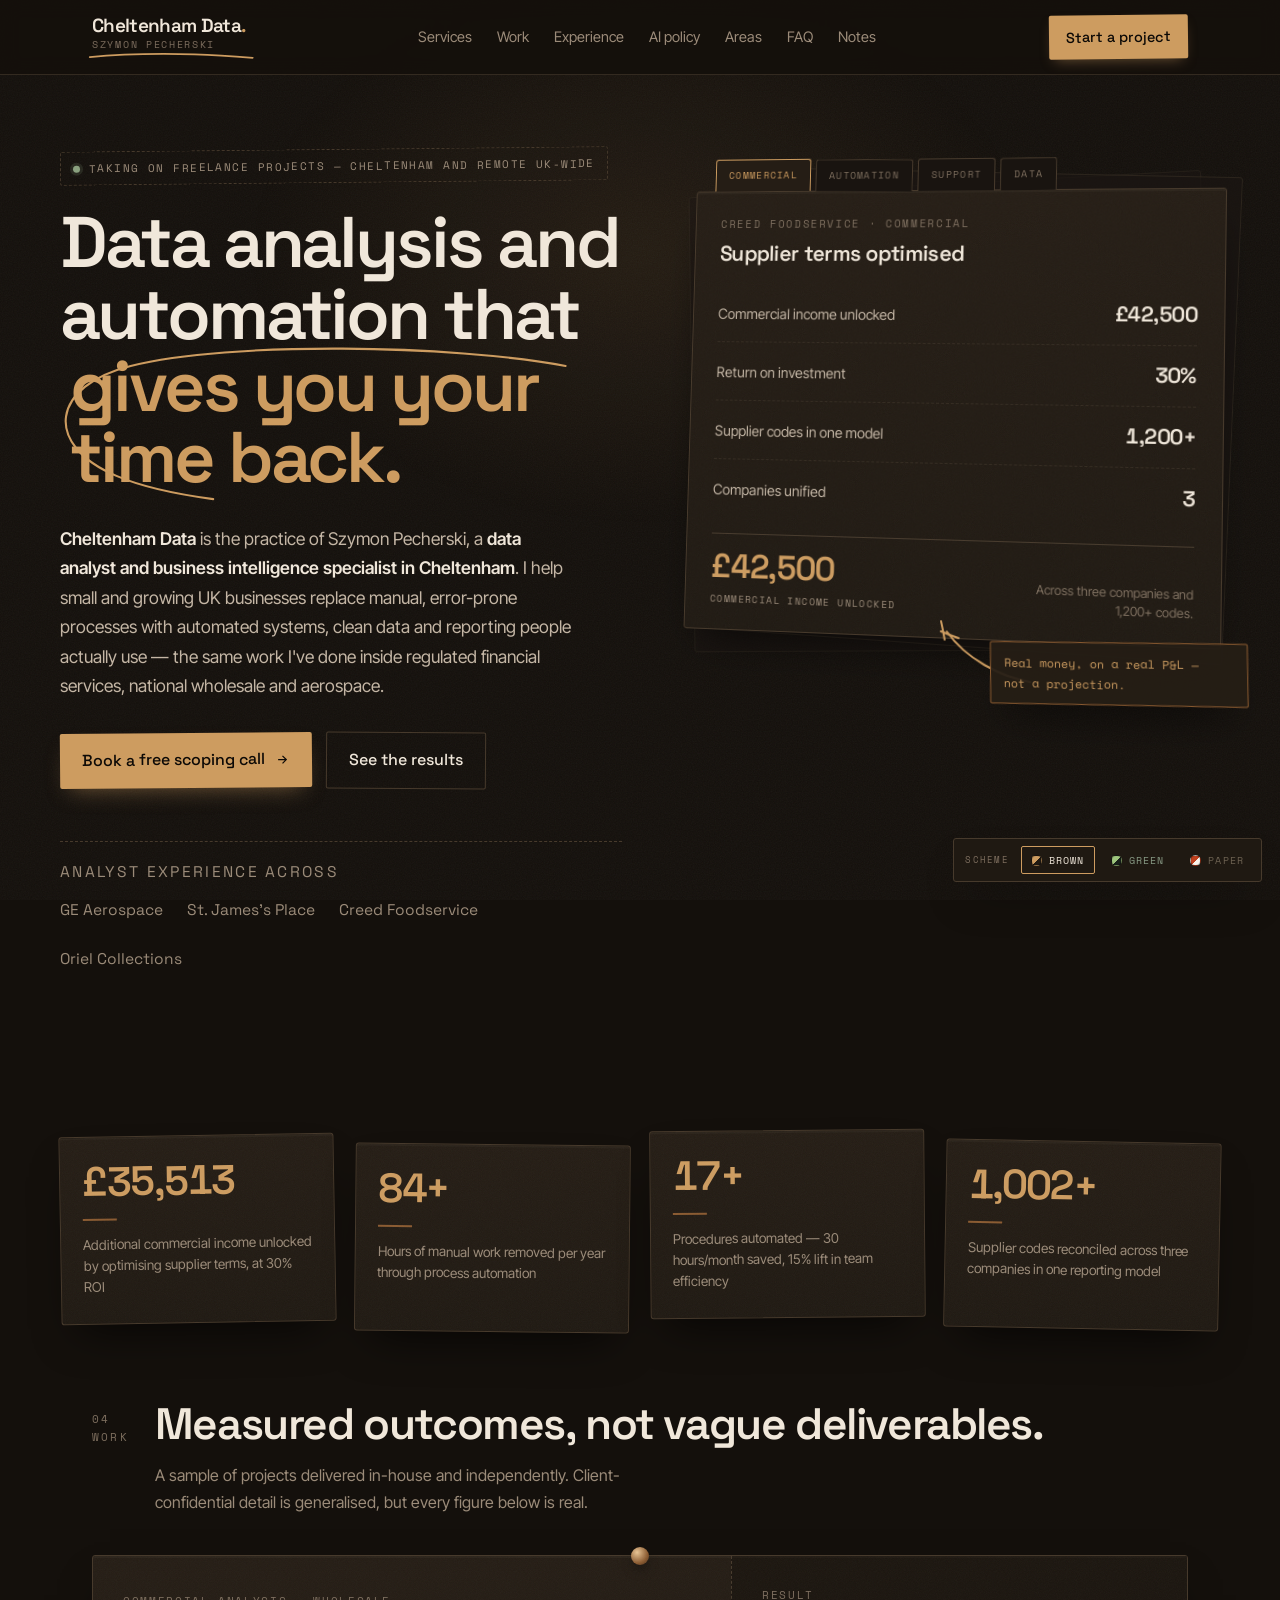
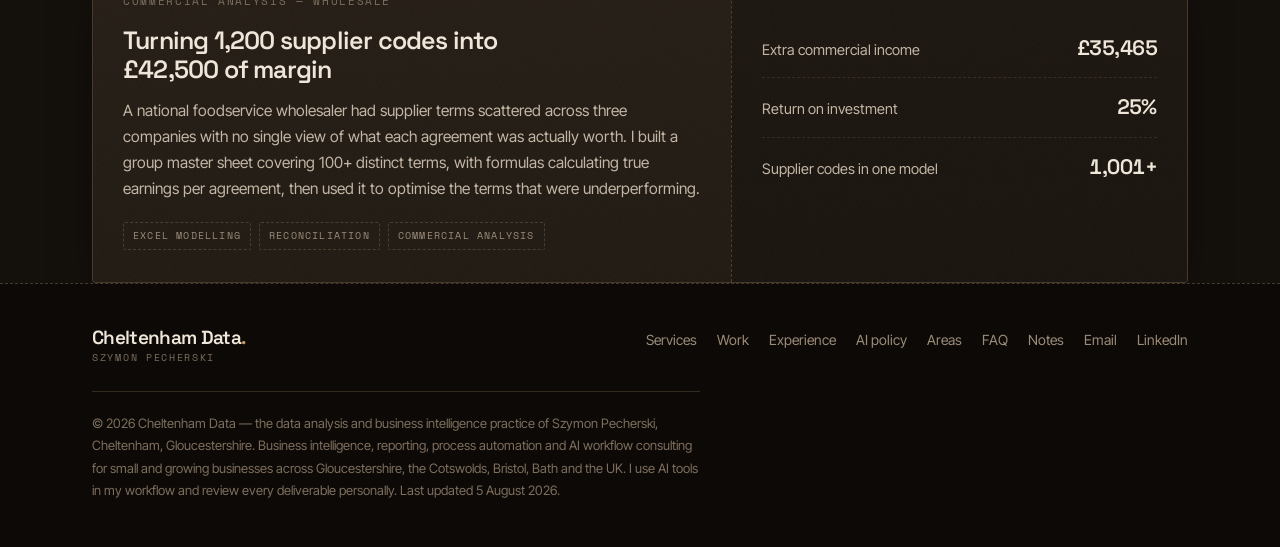
<file: design/c-workshop/index.html>
<!DOCTYPE html>
<html lang="en-GB" data-theme="brown">
<head>
<meta charset="utf-8">
<meta name="viewport" content="width=device-width, initial-scale=1, viewport-fit=cover">
<meta name="robots" content="noindex, nofollow">
<title>Design C — Workshop | Cheltenham Data</title>

<link rel="icon" href="/favicon.svg" type="image/svg+xml">

<style>
@font-face{ font-family:'Space Grotesk'; font-style:normal; font-weight:400; font-display:swap; src:url(/fonts/space-grotesk-400.woff2) format('woff2'); }
@font-face{ font-family:'Space Grotesk'; font-style:normal; font-weight:500; font-display:swap; src:url(/fonts/space-grotesk-500.woff2) format('woff2'); }
@font-face{ font-family:'Space Grotesk'; font-style:normal; font-weight:600; font-display:swap; src:url(/fonts/space-grotesk-600.woff2) format('woff2'); }
@font-face{ font-family:'Inter Tight'; font-style:normal; font-weight:400; font-display:swap; src:url(/fonts/inter-tight-400.woff2) format('woff2'); }
@font-face{ font-family:'Inter Tight'; font-style:normal; font-weight:500; font-display:swap; src:url(/fonts/inter-tight-500.woff2) format('woff2'); }
@font-face{ font-family:'Inter Tight'; font-style:normal; font-weight:600; font-display:swap; src:url(/fonts/inter-tight-600.woff2) format('woff2'); }
@font-face{ font-family:'Space Mono'; font-style:normal; font-weight:400; font-display:swap; src:url(/fonts/space-mono-400.woff2) format('woff2'); }

/* ============================================================
   DESIGN C — "WORKSHOP"
   The page as a working desk: printed sheets, propped and
   overlapping, marked up by hand. Nothing sits perfectly square —
   everything is a degree or so off, because a person put it there.
   The accent colour is marker pen: drawn underlines, circles and
   arrows that stroke themselves in on scroll.

   THREE PALETTES, one structure. Every colour, shadow, glow and
   film below is a token, so a scheme is a block of variables and
   nothing else — no theme-specific rules further down the file.
   Switch with the control bottom-right (review furniture; it comes
   out when a scheme is chosen), or deep-link #brown / #green / #paper.
   ============================================================ */

/* ---- 1. BROWN — dark wood and oak. The current site's palette. ---- */
:root, [data-theme="brown"]{
  --bg:#14100c; --bg-2:#191410; --card:#1f1912; --card-2:#251d15; --deep:#0c0906;
  --line:#332a20; --line-2:#473a2c;
  --text:#f0e7da; --body:#c4b6a5; --muted:#9b8b79; --faint:#7d6e5e;
  --accent:#cd9c60; --accent-2:#e7c495; --accent-d:#8a5a30; --signal:#8aa17f;
  --on-accent:#0c0906;
  --shadow:0 22px 44px -18px rgba(0,0,0,.72);
  --shadow-lift:0 30px 54px -20px rgba(0,0,0,.8);
  --sheen:rgba(240,231,218,.03);
  --grain:.05; --grain-sheet:.045;
  --glow:rgba(205,156,96,.09);
  --accent-glow:rgba(205,156,96,.5);
  --sig-halo:rgba(138,161,127,.16);
  --note-bg:rgba(37,29,21,.94);
  --sunk:rgba(12,9,6,.32);
  --hdr:rgba(20,16,12,.9);
  --pin-core:#3d2716;
}
/* ---- 2. GREEN — moss and lichen, with an amber "live" signal. ---- */
[data-theme="green"]{
  --bg:#0e1310; --bg-2:#121a14; --card:#17201a; --card-2:#1d281f; --deep:#080c09;
  --line:#243027; --line-2:#334335;
  --text:#e9f1e6; --body:#b2c4ae; --muted:#889a85; --faint:#6b7d68;
  --accent:#9dc47c; --accent-2:#c9e2b0; --accent-d:#4c7440; --signal:#d9a441;
  --on-accent:#080c09;
  --shadow:0 22px 44px -18px rgba(0,0,0,.74);
  --shadow-lift:0 30px 54px -20px rgba(0,0,0,.82);
  --sheen:rgba(233,241,230,.035);
  --grain:.05; --grain-sheet:.045;
  --glow:rgba(157,196,124,.085);
  --accent-glow:rgba(157,196,124,.42);
  --sig-halo:rgba(217,164,65,.2);
  --note-bg:rgba(29,40,31,.94);
  --sunk:rgba(8,12,9,.34);
  --hdr:rgba(14,19,16,.9);
  --pin-core:#24401f;
}
/* ---- 3. PAPER — the wildcard. The metaphor taken literally: warm
        stock, ink, and a red pen. Light, which almost nothing in this
        category is, and the only scheme where "sheets on a desk" is
        what you are actually looking at rather than a suggestion. ---- */
[data-theme="paper"]{
  --bg:#e7dfd1; --bg-2:#eee7db; --card:#f8f3ea; --card-2:#fffcf5; --deep:#d8cebb;
  --line:#cec2ac; --line-2:#b6a68a;
  --text:#221c15; --body:#443a2d; --muted:#6d6252; --faint:#8e8271;
  --accent:#c0401d; --accent-2:#e0714b; --accent-d:#8c2b12; --signal:#3f6b4a;
  --on-accent:#fffaf2;
  --shadow:0 16px 30px -16px rgba(72,52,30,.42);
  --shadow-lift:0 24px 40px -18px rgba(72,52,30,.5);
  --sheen:rgba(255,255,255,.65);
  --grain:.07; --grain-sheet:.05;
  --glow:rgba(192,64,29,.05);
  --accent-glow:rgba(192,64,29,.28);
  --sig-halo:rgba(63,107,74,.18);
  --note-bg:rgba(255,252,245,.96);
  --sunk:rgba(206,194,172,.34);
  --hdr:rgba(231,223,209,.9);
  --pin-core:#6d1c08;
}

:root{
  --disp:'Space Grotesk',ui-sans-serif,system-ui,sans-serif;
  --sans:'Inter Tight',-apple-system,BlinkMacSystemFont,'Segoe UI',Roboto,Helvetica,Arial,sans-serif;
  --mono:'Space Mono',ui-monospace,SFMono-Regular,Menlo,monospace;
  --ease:cubic-bezier(.22,1,.36,1);
  --maxw:1160px;
}
*,*::before,*::after{box-sizing:border-box}
body{margin:0;background:var(--bg);color:var(--body);font-family:var(--sans);font-size:16.5px;
  line-height:1.66;-webkit-font-smoothing:antialiased;overflow-x:hidden;
  transition:background .4s ease,color .4s ease}
a{color:inherit;text-decoration:none}
h1,h2,h3{font-family:var(--disp);color:var(--text);margin:0;font-weight:600;letter-spacing:-.032em}
.wrap{max-width:var(--maxw);margin:0 auto;padding:0 32px;position:relative}

/* the desk surface: grain, and a pool of light where you work */
body::before{content:"";position:fixed;inset:0;z-index:0;pointer-events:none;opacity:var(--grain);
  background-image:url("data:image/svg+xml;utf8,<svg xmlns='http://www.w3.org/2000/svg' width='160' height='160'><filter id='n'><feTurbulence type='fractalNoise' baseFrequency='.82' numOctaves='3'/></filter><rect width='160' height='160' filter='url(%23n)'/></svg>")}
body::after{content:"";position:fixed;left:50%;top:-14%;width:1100px;height:760px;transform:translateX(-50%);
  z-index:0;pointer-events:none;background:radial-gradient(closest-side,var(--glow),transparent 72%)}
.z{position:relative;z-index:1}

/* every sheet on the desk shares one recipe: real edges, real shadow,
   and a nudge off true so it reads as placed rather than generated */
.sheet{background:linear-gradient(178deg,var(--card-2),var(--card));border:1px solid var(--line-2);
  border-radius:3px;box-shadow:var(--shadow),0 2px 0 var(--sheen) inset;position:relative;
  transition:background .4s ease,border-color .4s ease,box-shadow .4s ease}
.sheet::after{content:"";position:absolute;inset:0;border-radius:3px;pointer-events:none;
  opacity:var(--grain-sheet);
  background-image:url("data:image/svg+xml;utf8,<svg xmlns='http://www.w3.org/2000/svg' width='120' height='120'><filter id='m'><feTurbulence type='fractalNoise' baseFrequency='1.1' numOctaves='2'/></filter><rect width='120' height='120' filter='url(%23m)'/></svg>")}
.tilt-s{transform:rotate(-.35deg)}

.mark{font-family:var(--mono);font-size:11px;letter-spacing:.15em;text-transform:uppercase;color:var(--faint)}

/* marker-pen strokes: drawn, not decorative — they stroke in on reveal.
   Every path carries pathLength="1000" so one dash length normalises
   them all, whatever the geometry or the box it's stretched into. */
.ink path,.ink line,.ink polyline{fill:none;stroke:var(--accent);stroke-linecap:round;stroke-linejoin:round;
  stroke-dasharray:1000;stroke-dashoffset:1000;
  transition:stroke-dashoffset 1.1s var(--ease) .12s,stroke .4s ease}
.ink.in path,.ink.in line,.ink.in polyline{stroke-dashoffset:0}

/* ---------- header ---------- */
header{position:sticky;top:0;z-index:50;background:var(--hdr);backdrop-filter:blur(9px);
  border-bottom:1px solid var(--line)}
.hd{display:flex;align-items:center;justify-content:space-between;gap:26px;height:74px}
.brand{font-family:var(--disp);font-size:19px;font-weight:600;letter-spacing:-.035em;color:var(--text);
  line-height:1.1;position:relative;padding-bottom:8px}
.brand i{color:var(--accent);font-style:normal}
.brand small{display:block;font-family:var(--mono);font-size:10px;letter-spacing:.17em;
  text-transform:uppercase;color:var(--faint);font-weight:400;margin-top:3px}
.brand svg{position:absolute;left:-4px;bottom:-3px;width:calc(100% + 14px);height:11px;overflow:visible}
nav.links{display:flex;gap:25px}
nav.links a{font-size:14.5px;color:var(--muted);transition:color .2s}
nav.links a:hover{color:var(--accent-2)}
.pill{font-family:var(--disp);font-weight:500;font-size:14.5px;color:var(--on-accent);background:var(--accent);
  padding:10px 17px;border-radius:2px;transform:rotate(-.7deg);
  box-shadow:0 6px 14px -6px var(--accent-glow);transition:transform .25s var(--ease)}
.pill:hover{transform:rotate(-.7deg) translateY(-2px)}

/* ---------- hero ---------- */
.hero{padding:74px 0 84px;display:grid;grid-template-columns:minmax(0,1.02fr) minmax(0,.98fr);
  gap:58px;align-items:start}
.avail{display:inline-flex;align-items:center;gap:9px;font-family:var(--mono);font-size:11px;
  letter-spacing:.13em;text-transform:uppercase;color:var(--muted);margin-bottom:24px;
  border:1px dashed var(--line-2);padding:7px 12px;border-radius:2px;transform:rotate(-.6deg)}
.avail i{width:7px;height:7px;border-radius:50%;background:var(--signal);box-shadow:0 0 0 3px var(--sig-halo)}
h1{font-size:clamp(42px,5.6vw,72px);line-height:1.0;letter-spacing:-.043em;margin:0}
.circled{position:relative;display:inline-block;color:var(--accent);padding:0 10px}
/* stretched to the word's own box, so the loop encloses it at any size
   instead of scaling to a fixed aspect and cutting through the glyphs */
.circled svg{position:absolute;left:-22px;top:-17px;width:calc(100% + 44px);height:calc(100% + 34px);
  overflow:visible}
.strap{font-size:17.5px;line-height:1.68;margin:30px 0 0;max-width:52ch;color:var(--body)}
.strap b{color:var(--text);font-weight:600}
.cta{display:flex;gap:14px;margin-top:32px;align-items:center;flex-wrap:wrap}
.btn{font-family:var(--disp);font-weight:500;font-size:16px;padding:14px 22px;border-radius:2px;
  display:inline-flex;align-items:center;gap:10px;transition:transform .25s var(--ease),box-shadow .25s}
.btn.solid{background:var(--accent);color:var(--on-accent);transform:rotate(-.5deg);
  box-shadow:0 10px 22px -10px var(--accent-glow)}
.btn.solid:hover{transform:rotate(-.5deg) translateY(-2px);box-shadow:0 16px 28px -12px var(--accent-glow)}
.btn.line{border:1px solid var(--line-2);color:var(--text);transform:rotate(.4deg)}
.btn.line:hover{border-color:var(--accent);color:var(--accent);transform:rotate(.4deg) translateY(-2px)}

.clients{margin-top:52px;padding-top:18px;border-top:1px dashed var(--line-2)}
.clients .mark{display:block;margin-bottom:12px}
.clients div{display:flex;gap:24px;flex-wrap:wrap}
.clients span{font-family:var(--disp);font-size:15.5px;color:var(--muted)}

/* ---------- the propped board ---------- */
.board{perspective:1500px;position:relative;padding-top:6px}
.prop{transform-style:preserve-3d;transform:rotateY(-9deg) rotateX(3deg) rotate(.8deg);
  transition:transform .75s var(--ease);will-change:transform;position:relative}
.under{position:absolute;inset:0;background:var(--bg-2);border:1px solid var(--line);border-radius:3px}
.under.u2{transform:translate3d(-14px,18px,-46px) rotate(-2.6deg);opacity:.45}
.under.u1{transform:translate3d(9px,10px,-24px) rotate(1.7deg);opacity:.7}

/* file tabs, sticking up past the top edge of the sheet */
.filetabs{display:flex;gap:5px;padding-left:20px;position:relative;z-index:2}
.ftab{font-family:var(--mono);font-size:10px;letter-spacing:.13em;text-transform:uppercase;
  background:var(--bg-2);border:1px solid var(--line-2);border-bottom:0;border-radius:3px 3px 0 0;
  color:var(--faint);padding:8px 13px 9px;cursor:pointer;transform:translateY(1px);
  transition:color .2s,background .2s,transform .2s}
.ftab:nth-child(2){transform:translateY(1px) rotate(.5deg)}
.ftab:nth-child(4){transform:translateY(1px) rotate(-.4deg)}
.ftab:hover{color:var(--muted)}
.ftab[aria-selected="true"]{background:var(--card-2);color:var(--accent);border-color:var(--accent);
  transform:translateY(0) rotate(0)}
.card{padding:24px 26px 22px}
.card .mark{display:block;margin-bottom:9px}
.card h3{font-size:22px;line-height:1.18;margin-bottom:18px}
.row{display:flex;align-items:baseline;justify-content:space-between;gap:16px;padding:12px 0;
  border-bottom:1px dashed var(--line)}
.row:last-of-type{border-bottom:0}
.row b{font-weight:400;font-size:14.5px;color:var(--body)}
.row u{font-family:var(--disp);font-size:21px;font-weight:600;color:var(--text);text-decoration:none;
  font-variant-numeric:tabular-nums;letter-spacing:-.025em}
.card-ft{margin-top:16px;padding-top:16px;border-top:1px solid var(--line-2);
  display:flex;align-items:flex-end;justify-content:space-between;gap:18px}
.card-ft .big{font-family:var(--disp);font-size:34px;font-weight:600;color:var(--accent);line-height:1;
  letter-spacing:-.035em;font-variant-numeric:tabular-nums}
.card-ft .lab{font-family:var(--mono);font-size:10px;letter-spacing:.14em;text-transform:uppercase;
  color:var(--muted);margin-top:8px}
.card-ft .cap{font-size:12.5px;color:var(--faint);text-align:right;max-width:26ch;line-height:1.5}

/* the pen-mark annotation pointing at the headline figure */
.annot{position:absolute;right:-26px;bottom:-58px;width:250px;z-index:3;pointer-events:none}
.annot .note{font-family:var(--mono);font-size:11.5px;line-height:1.7;color:var(--accent);
  background:var(--note-bg);border:1px solid var(--accent-d);border-radius:2px;padding:10px 13px;
  transform:rotate(-1.6deg);box-shadow:var(--shadow)}
.annot svg{position:absolute;left:-64px;top:-24px;width:110px;height:76px;overflow:visible}

/* ---------- index cards ---------- */
.band{padding:78px 0}
.cards{display:grid;grid-template-columns:repeat(4,1fr);gap:20px}
.icard{padding:24px 22px 26px}
.icard .n{font-family:var(--disp);font-size:clamp(30px,3.2vw,42px);font-weight:600;color:var(--accent);
  line-height:1;letter-spacing:-.038em;font-variant-numeric:tabular-nums}
.icard .t{font-size:13.5px;color:var(--muted);margin-top:14px;line-height:1.55}
.icard .rule{width:34px;height:2px;background:var(--accent-d);margin:16px 0 0}

/* ---------- a pinned case sheet ---------- */
section{padding:20px 0 90px}
.sec-hd{display:grid;grid-template-columns:auto 1fr;gap:26px;align-items:start;margin-bottom:40px}
.sec-no{font-family:var(--mono);font-size:11px;letter-spacing:.2em;color:var(--faint);padding-top:9px}
.sec-hd h2{font-size:clamp(28px,3.5vw,44px);line-height:1.08;margin-bottom:14px}
.sec-hd p{margin:0;color:var(--muted);max-width:58ch;font-size:16px}
.case{display:grid;grid-template-columns:minmax(0,1.4fr) minmax(0,1fr);gap:0;overflow:visible}
.case-l{padding:30px 30px 32px}
.case-l h3{font-size:25px;line-height:1.16;margin:12px 0 14px;max-width:24ch}
.case-l p{margin:0;font-size:15.5px;line-height:1.68;color:var(--body)}
.chips{margin-top:20px;display:flex;gap:8px;flex-wrap:wrap}
.chips span{font-family:var(--mono);font-size:10px;letter-spacing:.12em;text-transform:uppercase;
  color:var(--muted);border:1px dashed var(--line-2);border-radius:2px;padding:5px 9px}
.case-r{padding:30px 30px 32px;border-left:1px dashed var(--line-2);background:var(--sunk)}
.case-r .mark{display:block;margin-bottom:14px}
/* a pin holding the sheet to the desk */
.pin{position:absolute;left:50%;top:-9px;width:18px;height:18px;border-radius:50%;
  background:radial-gradient(circle at 34% 30%,var(--accent-2),var(--accent-d) 62%,var(--pin-core));
  box-shadow:0 6px 12px -3px rgba(0,0,0,.55);transform:translateX(-50%)}

/* ---------- footer ---------- */
footer{border-top:1px dashed var(--line-2);background:var(--deep);padding:44px 0 46px}
.f-top{display:flex;justify-content:space-between;gap:26px;flex-wrap:wrap;align-items:flex-start}
.f-links{display:flex;gap:20px;flex-wrap:wrap}
.f-links a{font-size:14px;color:var(--muted)}
.f-links a:hover{color:var(--accent)}
.f-note{margin:28px 0 0;padding-top:20px;border-top:1px solid var(--line);font-size:13px;
  color:var(--faint);max-width:76ch;line-height:1.7}

.rv{opacity:0;transform:translateY(14px);transition:opacity .75s var(--ease),transform .75s var(--ease)}
.rv.in{opacity:1;transform:none}
/* the settled position of each card keeps its own nudge off true */
.icard:nth-child(1),.rv.icard.in:nth-child(1){transform:rotate(-1deg)}
.icard:nth-child(2),.rv.icard.in:nth-child(2){transform:rotate(.6deg) translateY(9px)}
.icard:nth-child(3),.rv.icard.in:nth-child(3){transform:rotate(-.5deg) translateY(-5px)}
.icard:nth-child(4),.rv.icard.in:nth-child(4){transform:rotate(1.1deg) translateY(6px)}
.rv.icard{opacity:0}
.rv.icard.in{opacity:1}

/* ---------- palette switcher (review only — remove on build) ---------- */
.swatch{position:fixed;right:18px;bottom:18px;z-index:200;display:flex;align-items:center;gap:6px;
  background:var(--card);border:1px solid var(--line-2);border-radius:3px;padding:7px;
  box-shadow:var(--shadow)}
.swatch b{font-family:var(--mono);font-size:9px;letter-spacing:.14em;text-transform:uppercase;
  color:var(--faint);font-weight:400;padding:0 6px 0 4px}
.swatch button{display:flex;align-items:center;gap:7px;font-family:var(--mono);font-size:9.5px;
  letter-spacing:.12em;text-transform:uppercase;color:var(--muted);background:transparent;
  border:1px solid transparent;border-radius:2px;padding:6px 9px;cursor:pointer;transition:.18s}
.swatch button:hover{color:var(--text)}
.swatch button[aria-pressed="true"]{border-color:var(--accent);color:var(--text)}
.swatch button i{width:11px;height:11px;border-radius:50%;display:block;border:1px solid rgba(0,0,0,.3)}
.sw-brown{background:linear-gradient(135deg,#cd9c60 50%,#1f1912 50%)}
.sw-green{background:linear-gradient(135deg,#9dc47c 50%,#17201a 50%)}
.sw-paper{background:linear-gradient(135deg,#c0401d 50%,#f8f3ea 50%)}

@media (max-width:1000px){
  .hero{grid-template-columns:1fr;gap:52px;padding-top:52px}
  .cards{grid-template-columns:1fr 1fr}
  .case{grid-template-columns:1fr}
  .case-r{border-left:0;border-top:1px dashed var(--line-2)}
  .annot{position:static;width:auto;margin-top:26px}
  .annot svg{display:none}
  .prop{transform:none}
  nav.links{display:none}
  .wrap{padding:0 20px}
  .row{flex-wrap:wrap;row-gap:2px}
  .row b{flex:1 1 100%}
  .row u{margin-left:auto}
  .card,.case-l,.case-r{padding:22px 18px 24px}
  .card-ft{flex-wrap:wrap;row-gap:12px}
  .card-ft .cap{text-align:left;max-width:none}
  .filetabs{flex-wrap:wrap;padding-left:10px}
  .hd{flex-wrap:wrap;height:auto;padding:14px 0;gap:14px}
  .swatch{right:10px;bottom:10px;padding:5px}
  .swatch b{display:none}
}
@media (prefers-reduced-motion:reduce){*{animation:none!important;transition-duration:.001ms!important}}
</style>
</head>
<body>

<header class="z">
  <div class="wrap hd">
    <a href="#" class="brand">Cheltenham Data<i>.</i><small>Szymon Pecherski</small>
      <svg class="ink" viewBox="0 0 190 11" aria-hidden="true">
        <path d="M2 7.4C34 4.2 78 3.1 121 4.2c26 .7 44 2.1 66 3.9" stroke-width="2" pathLength="1000"/>
      </svg>
    </a>
    <nav class="links">
      <a href="#">Services</a><a href="#">Work</a><a href="#">Experience</a>
      <a href="#">AI policy</a><a href="#">Areas</a><a href="#">FAQ</a><a href="#">Notes</a>
    </nav>
    <a href="#" class="pill">Start a project</a>
  </div>
</header>

<main class="z">
<div class="wrap hero">
  <div>
    <span class="avail"><i></i>Taking on freelance projects — Cheltenham and remote UK-wide</span>

    <h1>Data analysis and automation that
      <span class="circled">gives you your time back.
        <svg class="ink" viewBox="0 0 340 100" preserveAspectRatio="none" aria-hidden="true">
          <path d="M296 18C232 6 108 4 52 18 8 29 2 62 44 80c58 25 214 22 274 4 33-10 33-42-16-56"
            stroke-width="2.1" vector-effect="non-scaling-stroke" pathLength="1000"/>
        </svg>
      </span>
    </h1>

    <p class="strap"><b>Cheltenham Data</b> is the practice of Szymon Pecherski, a <b>data analyst and
    business intelligence specialist in Cheltenham</b>. I help small and growing UK businesses replace
    manual, error-prone processes with automated systems, clean data and reporting people actually
    use — the same work I've done inside regulated financial services, national wholesale and aerospace.</p>

    <div class="cta">
      <a class="btn solid" href="#">Book a free scoping call
        <svg width="15" height="15" viewBox="0 0 24 24" fill="none" stroke="currentColor" stroke-width="2"><path d="M5 12h13M12 6l6 6-6 6"/></svg></a>
      <a class="btn line" href="#">See the results</a>
    </div>

    <div class="clients">
      <span class="mark">Analyst experience across</span>
      <div>
        <span>GE Aerospace</span><span>St. James's Place</span>
        <span>Creed Foodservice</span><span>Oriel Collections</span>
      </div>
    </div>
  </div>

  <div class="board">
    <div class="prop" id="prop">
      <div class="under u2"></div>
      <div class="under u1"></div>

      <div class="filetabs" role="tablist">
        <button class="ftab" role="tab" data-v="a" aria-selected="true">Commercial</button>
        <button class="ftab" role="tab" data-v="b" aria-selected="false">Automation</button>
        <button class="ftab" role="tab" data-v="c" aria-selected="false">Support</button>
        <button class="ftab" role="tab" data-v="d" aria-selected="false">Data</button>
      </div>

      <div class="sheet card">
        <span class="mark" id="cWho">Creed Foodservice · Commercial</span>
        <h3 id="cTitle">Supplier terms optimised</h3>
        <div id="cRows">
          <div class="row"><b>Commercial income unlocked</b><u data-c="42500" data-p="£">£42,500</u></div>
          <div class="row"><b>Return on investment</b><u data-c="30" data-s="%">30%</u></div>
          <div class="row"><b>Supplier codes in one model</b><u data-c="1200" data-s="+">1,200+</u></div>
          <div class="row"><b>Companies unified</b><u data-c="3">3</u></div>
        </div>
        <div class="card-ft">
          <div>
            <div class="big" id="cBig">£42,500</div>
            <div class="lab" id="cLab">commercial income unlocked</div>
          </div>
          <div class="cap" id="cCap">Across three companies and 1,200+ codes.</div>
        </div>
      </div>

      <div class="annot">
        <svg class="ink" viewBox="0 0 110 76" aria-hidden="true">
          <path d="M104 66C74 62 40 46 20 20" stroke-width="2" pathLength="1000"/>
          <path d="M14 10c2 8 3 13 4 18M32 26c-7-2-12-4-18-6" stroke-width="2" pathLength="1000"/>
        </svg>
        <div class="note">Real money, on a real P&amp;L —<br>not a projection.</div>
      </div>
    </div>
  </div>
</div>

<div class="wrap band">
  <div class="cards">
    <div class="sheet icard rv"><div class="n" data-c="42500" data-p="£">£42,500</div><div class="rule"></div><div class="t">Additional commercial income unlocked by optimising supplier terms, at 30% ROI</div></div>
    <div class="sheet icard rv"><div class="n" data-c="100" data-s="+">100+</div><div class="rule"></div><div class="t">Hours of manual work removed per year through process automation</div></div>
    <div class="sheet icard rv"><div class="n" data-c="20" data-s="+">20+</div><div class="rule"></div><div class="t">Procedures automated — 30 hours/month saved, 15% lift in team efficiency</div></div>
    <div class="sheet icard rv"><div class="n" data-c="1200" data-s="+">1,200+</div><div class="rule"></div><div class="t">Supplier codes reconciled across three companies in one reporting model</div></div>
  </div>
</div>

<section class="wrap">
  <div class="sec-hd rv">
    <div class="sec-no">04<br>WORK</div>
    <div>
      <h2>Measured outcomes, not vague deliverables.</h2>
      <p>A sample of projects delivered in-house and independently. Client-confidential detail is
      generalised, but every figure below is real.</p>
    </div>
  </div>

  <article class="sheet case tilt-s rv">
    <div class="pin"></div>
    <div class="case-l">
      <span class="mark">Commercial analysis — wholesale</span>
      <h3>Turning 1,200 supplier codes into £42,500 of margin</h3>
      <p>A national foodservice wholesaler had supplier terms scattered across three companies with no
      single view of what each agreement was actually worth. I built a group master sheet covering 100+
      distinct terms, with formulas calculating true earnings per agreement, then used it to optimise the
      terms that were underperforming.</p>
      <div class="chips"><span>Excel modelling</span><span>Reconciliation</span><span>Commercial analysis</span></div>
    </div>
    <div class="case-r">
      <span class="mark">Result</span>
      <div class="row"><b>Extra commercial income</b><u data-c="42500" data-p="£">£42,500</u></div>
      <div class="row"><b>Return on investment</b><u data-c="30" data-s="%">30%</u></div>
      <div class="row"><b>Supplier codes in one model</b><u data-c="1200" data-s="+">1,200+</u></div>
    </div>
  </article>
</section>
</main>

<footer class="z">
  <div class="wrap">
    <div class="f-top">
      <div class="brand" style="padding-bottom:0">Cheltenham Data<i>.</i><small>Szymon Pecherski</small></div>
      <div class="f-links">
        <a href="#">Services</a><a href="#">Work</a><a href="#">Experience</a><a href="#">AI policy</a>
        <a href="#">Areas</a><a href="#">FAQ</a><a href="#">Notes</a><a href="#">Email</a><a href="#">LinkedIn</a>
      </div>
    </div>
    <p class="f-note">© 2026 Cheltenham Data — the data analysis and business intelligence practice of
    Szymon Pecherski, Cheltenham, Gloucestershire. Business intelligence, reporting, process automation
    and AI workflow consulting for small and growing businesses across Gloucestershire, the Cotswolds,
    Bristol, Bath and the UK. I use AI tools in my workflow and review every deliverable personally.
    Last updated 5 August 2026.</p>
  </div>
</footer>

<div class="swatch" role="group" aria-label="Colour scheme">
  <b>Scheme</b>
  <button data-theme="brown" aria-pressed="true"><i class="sw-brown"></i>Brown</button>
  <button data-theme="green" aria-pressed="false"><i class="sw-green"></i>Green</button>
  <button data-theme="paper" aria-pressed="false"><i class="sw-paper"></i>Paper</button>
</div>

<script>
(function(){
  "use strict";
  var reduce = window.matchMedia('(prefers-reduced-motion: reduce)').matches;

  /* ---- palette switcher: review furniture, deep-linkable ---- */
  var THEMES = ['brown','green','paper'];
  var swBtns = [].slice.call(document.querySelectorAll('.swatch button'));
  function setTheme(name, push){
    if(THEMES.indexOf(name) < 0) name = 'brown';
    document.documentElement.setAttribute('data-theme', name);
    swBtns.forEach(function(b){ b.setAttribute('aria-pressed', String(b.getAttribute('data-theme') === name)); });
    if(push) history.replaceState(null, '', '#' + name);
  }
  swBtns.forEach(function(b){ b.addEventListener('click', function(){ setTheme(b.getAttribute('data-theme'), true); }); });
  setTheme((location.hash || '').slice(1) || new URLSearchParams(location.search).get('theme') || 'brown', false);

  function fmt(v,dp){ return v.toLocaleString('en-GB',{minimumFractionDigits:dp,maximumFractionDigits:dp}); }
  function count(el){
    var target = parseFloat(el.getAttribute('data-c'));
    if(isNaN(target)) return;
    var pre = el.getAttribute('data-p')||'', suf = el.getAttribute('data-s')||'';
    var dp = parseInt(el.getAttribute('data-dp')||'0',10);
    var render = function(v){ el.textContent = pre + fmt(v,dp) + suf; };
    if(reduce || target === 0){ render(target); return; }
    var dur=1300,t0=null;
    (function step(ts){
      if(!t0) t0=ts;
      var p=Math.min((ts-t0)/dur,1), v=target*(1-Math.pow(1-p,4));
      render(dp ? Math.round(v*Math.pow(10,dp))/Math.pow(10,dp) : Math.round(v));
      if(p<1) requestAnimationFrame(step);
    })(performance.now());
  }

  var SHEETS = {
    a:{ who:'Creed Foodservice · Commercial', title:'Supplier terms optimised',
        big:{c:42500,p:'£'}, lab:'commercial income unlocked', cap:'Across three companies and 1,200+ codes.',
        rows:[['Commercial income unlocked',42500,'£',''],['Return on investment',30,'','%'],
              ['Supplier codes in one model',1200,'','+'],['Companies unified',3,'','']] },
    b:{ who:'Oriel Collections · Operations', title:'Manual procedures automated',
        big:{c:30,s:' hrs'}, lab:'removed every month', cap:'Twenty-plus procedures, documented with SOPs.',
        rows:[['Procedures automated',20,'','+'],['Manual hours removed / month',30,'','h'],
              ['Team efficiency',15,'+','%'],['Manager insight accuracy',20,'+','%']] },
    c:{ who:"St. James's Place · Application support", title:'Support volume, first month',
        big:{c:47.55,s:'%',dp:2}, lab:'of team requests, month one', cap:'Highest individual share in a team of twenty.',
        rows:[['Share of all team requests',47.55,'','%',2],['Requests resolved',545,'',''],
              ['Total team requests',1146,'',''],['Analysts in the team',20,'','']] },
    d:{ who:'Independent project · Python', title:'Job market scraped and analysed',
        big:{c:247}, lab:'postings scraped and analysed', cap:'An anecdotal question, turned into evidence.',
        rows:[['Unique postings extracted',247,'',''],['Pipeline automated',100,'','%'],
              ['Trend dimensions analysed',4,'',''],['Manual data entry required',0,'','%']] }
  };
  var cWho=document.getElementById('cWho'), cTitle=document.getElementById('cTitle'),
      cRows=document.getElementById('cRows'), cBig=document.getElementById('cBig'),
      cLab=document.getElementById('cLab'), cCap=document.getElementById('cCap');

  function fill(key){
    var s = SHEETS[key];
    cWho.textContent = s.who; cTitle.textContent = s.title;
    cLab.textContent = s.lab; cCap.textContent = s.cap;
    cRows.innerHTML = s.rows.map(function(r){
      return '<div class="row"><b>'+r[0]+'</b><u data-c="'+r[1]+'" data-p="'+(r[2]||'')+
             '" data-s="'+(r[3]||'')+'" data-dp="'+(r[4]||0)+'">0</u></div>';
    }).join('');
    cRows.querySelectorAll('[data-c]').forEach(count);
    cBig.setAttribute('data-c', s.big.c); cBig.setAttribute('data-p', s.big.p||'');
    cBig.setAttribute('data-s', s.big.s||''); cBig.setAttribute('data-dp', s.big.dp||0);
    count(cBig);
  }
  var ftabs = [].slice.call(document.querySelectorAll('.ftab'));
  ftabs.forEach(function(t){
    t.addEventListener('click', function(){
      ftabs.forEach(function(x){ x.setAttribute('aria-selected', String(x===t)); });
      fill(t.getAttribute('data-v'));
    });
  });

  /* the propped sheet leans as you move across it */
  var prop = document.getElementById('prop');
  if(prop && !reduce && matchMedia('(hover:hover) and (min-width:1001px)').matches){
    var ry=-9, rx=3, tRy=-9, tRx=3, raf=null, host=prop.parentElement;
    host.addEventListener('pointermove', function(e){
      var r=host.getBoundingClientRect();
      tRy = -9 + ((e.clientX-r.left)/r.width - .5)*13;
      tRx = 3 - ((e.clientY-r.top)/r.height - .5)*9;
      prop.style.transition='none';
      if(!raf) raf=requestAnimationFrame(tick);
    },{passive:true});
    host.addEventListener('pointerleave', function(){
      prop.style.transition='transform .75s var(--ease)';
      prop.style.transform='rotateY(-9deg) rotateX(3deg) rotate(.8deg)';
      ry=-9; rx=3; if(raf){ cancelAnimationFrame(raf); raf=null; }
    });
    function tick(){
      ry += (tRy-ry)*.12; rx += (tRx-rx)*.12;
      prop.style.transform='rotateY('+ry.toFixed(2)+'deg) rotateX('+rx.toFixed(2)+'deg) rotate(.8deg)';
      raf = (Math.abs(tRy-ry)>.02||Math.abs(tRx-rx)>.02) ? requestAnimationFrame(tick) : null;
    }
  }

  var io = new IntersectionObserver(function(es){
    es.forEach(function(e){
      if(!e.isIntersecting) return;
      e.target.classList.add('in');
      e.target.querySelectorAll('[data-c]').forEach(count);
      io.unobserve(e.target);
    });
  },{threshold:.25});
  document.querySelectorAll('.rv').forEach(function(el){ io.observe(el); });

  /* pen strokes draw themselves in once they're on screen */
  var pio = new IntersectionObserver(function(es){
    es.forEach(function(e){ if(e.isIntersecting){ e.target.classList.add('in'); pio.unobserve(e.target); } });
  },{threshold:.6});
  document.querySelectorAll('.ink').forEach(function(el){ pio.observe(el); });

  document.querySelectorAll('.card [data-c], .case-r [data-c]').forEach(count);
})();
</script>
</body>
</html>
</file>
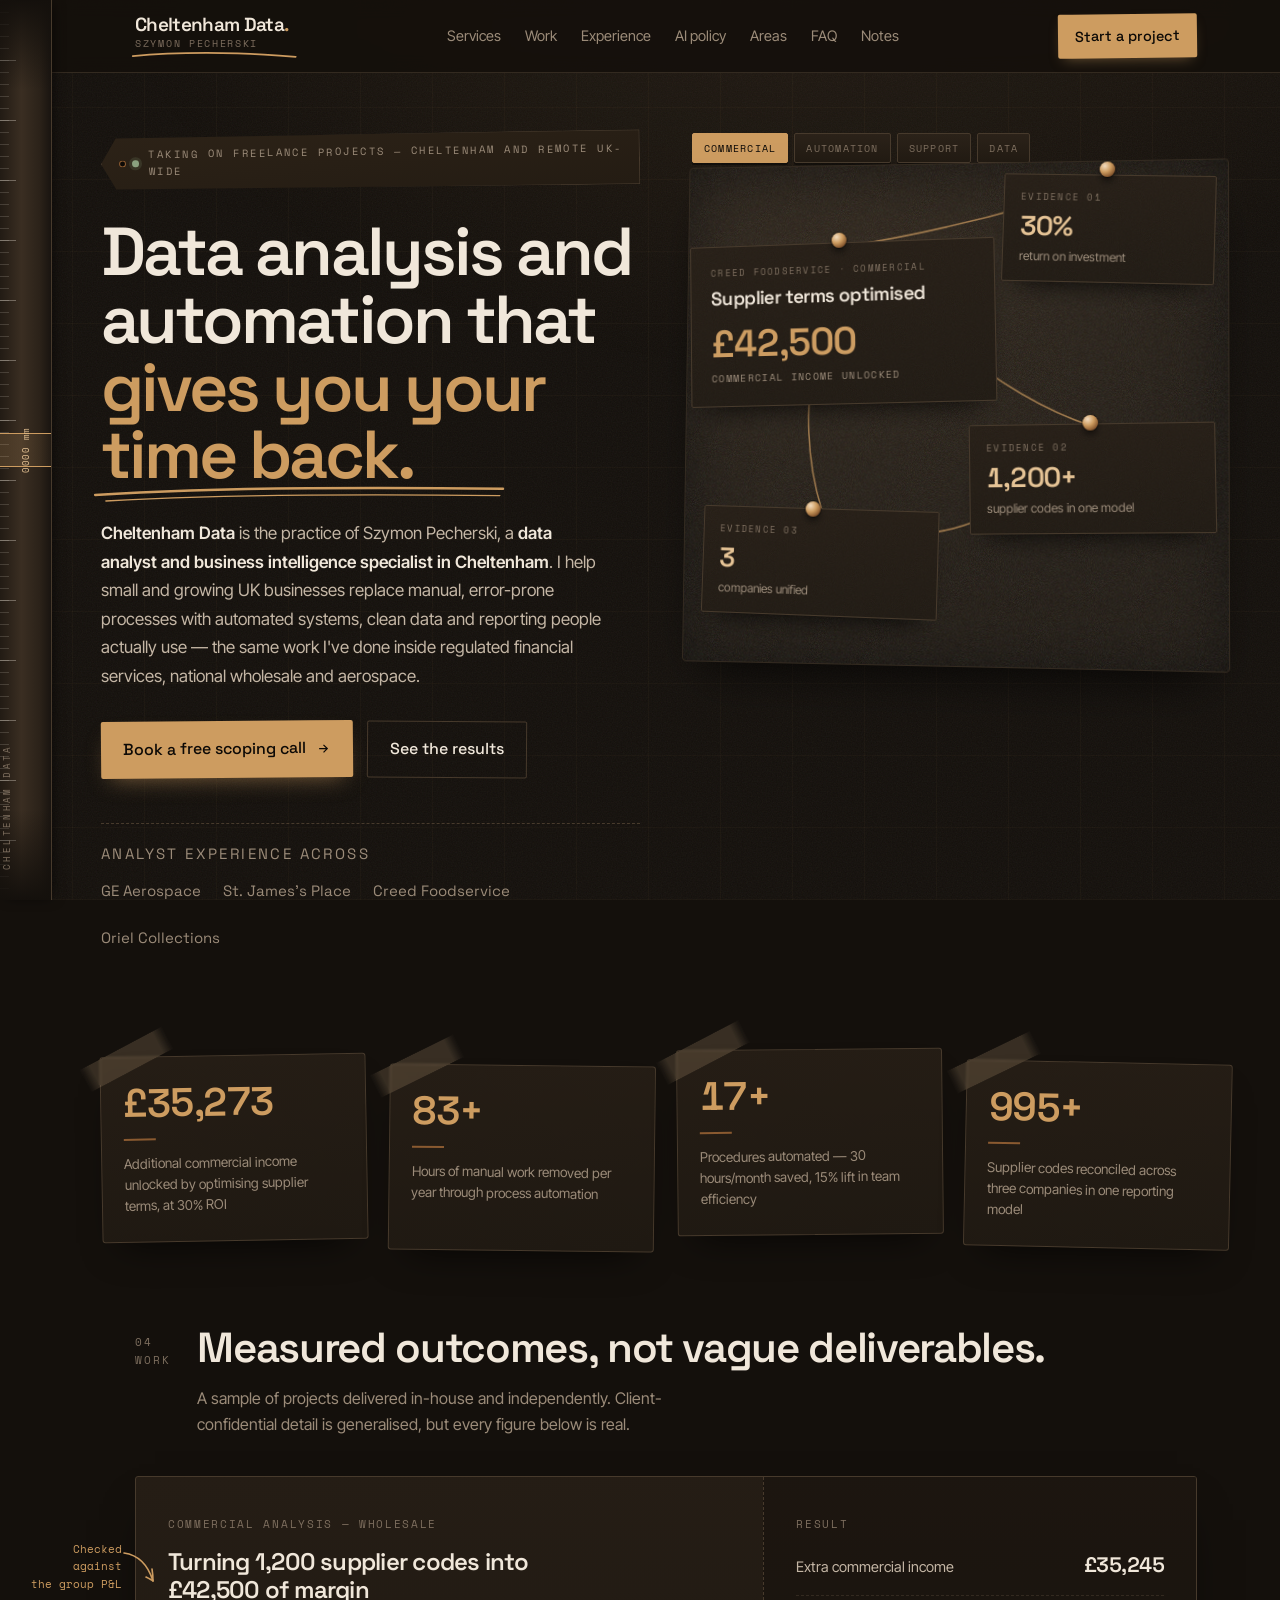
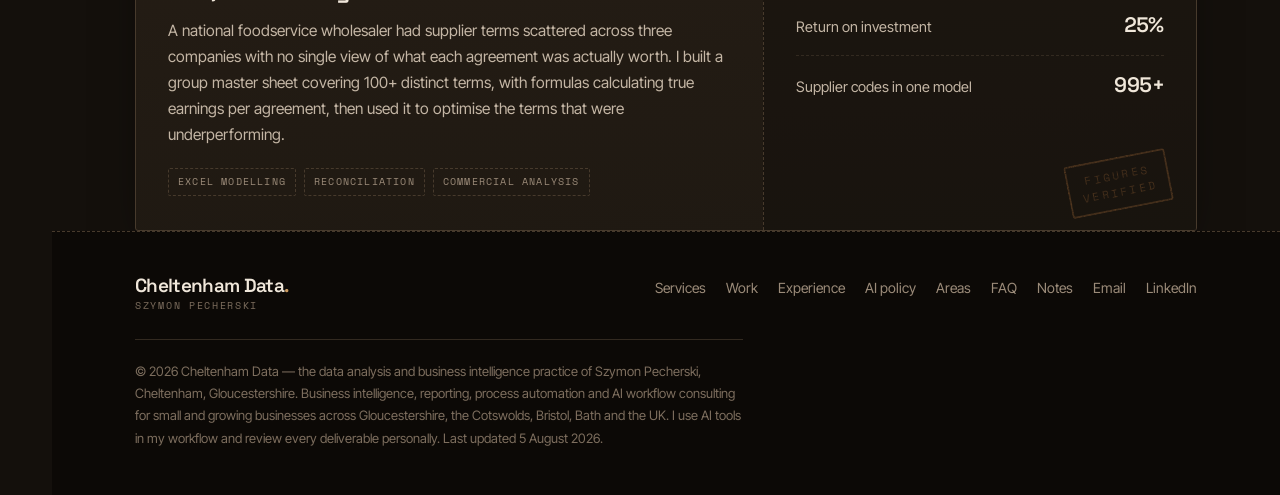
<file: design/d-bench/index.html>
<!DOCTYPE html>
<html lang="en-GB">
<head>
<meta charset="utf-8">
<meta name="viewport" content="width=device-width, initial-scale=1, viewport-fit=cover">
<meta name="robots" content="noindex, nofollow">
<title>Design D — The Bench | Cheltenham Data</title>

<link rel="icon" href="/favicon.svg" type="image/svg+xml">

<style>
@font-face{ font-family:'Space Grotesk'; font-style:normal; font-weight:400; font-display:swap; src:url(/fonts/space-grotesk-400.woff2) format('woff2'); }
@font-face{ font-family:'Space Grotesk'; font-style:normal; font-weight:500; font-display:swap; src:url(/fonts/space-grotesk-500.woff2) format('woff2'); }
@font-face{ font-family:'Space Grotesk'; font-style:normal; font-weight:600; font-display:swap; src:url(/fonts/space-grotesk-600.woff2) format('woff2'); }
@font-face{ font-family:'Inter Tight'; font-style:normal; font-weight:400; font-display:swap; src:url(/fonts/inter-tight-400.woff2) format('woff2'); }
@font-face{ font-family:'Inter Tight'; font-style:normal; font-weight:500; font-display:swap; src:url(/fonts/inter-tight-500.woff2) format('woff2'); }
@font-face{ font-family:'Inter Tight'; font-style:normal; font-weight:600; font-display:swap; src:url(/fonts/inter-tight-600.woff2) format('woff2'); }
@font-face{ font-family:'Space Mono'; font-style:normal; font-weight:400; font-display:swap; src:url(/fonts/space-mono-400.woff2) format('woff2'); }

/* ============================================================
   DESIGN D — "THE BENCH"
   The workshop idea taken all the way. Three things carry it:

   1. A steel rule fixed down the left edge of the page. The scale
      travels with the scroll and a machined cursor reads off where
      you are — because the job being sold is measurement.
   2. An evidence board instead of a results card. Slips pinned to
      a corkboard at four depths, connected by thread, so the claim
      "£42,500" is visibly wired to the three facts that produce it.
      Threads sit behind the slips and the pin heads sit proud of
      them, so turning the board reveals real parallax.
   3. Materials that behave: tape over corners, a rubber stamp
      broken up by a noise mask, brass pins with a specular hit.

   Same palette, same content, same animation budget as C.
   ============================================================ */
:root{
  --bg:#14100c; --bg-2:#191410; --card:#1f1912; --card-2:#251d15; --deep:#0c0906;
  --line:#332a20; --line-2:#473a2c;
  --text:#f0e7da; --body:#c4b6a5; --muted:#9b8b79; --faint:#7d6e5e;
  --oak:#cd9c60; --tan:#e7c495; --walnut:#8a5a30; --patina:#8aa17f;
  --disp:'Space Grotesk',ui-sans-serif,system-ui,sans-serif;
  --sans:'Inter Tight',-apple-system,BlinkMacSystemFont,'Segoe UI',Roboto,Helvetica,Arial,sans-serif;
  --mono:'Space Mono',ui-monospace,SFMono-Regular,Menlo,monospace;
  --ease:cubic-bezier(.22,1,.36,1);
  --maxw:1130px; --spine:52px;
  --tape:0px;
}
*,*::before,*::after{box-sizing:border-box}
body{margin:0;padding-left:var(--spine);background:var(--bg);color:var(--body);font-family:var(--sans);
  font-size:16.5px;line-height:1.66;-webkit-font-smoothing:antialiased;overflow-x:hidden}
a{color:inherit;text-decoration:none}
h1,h2,h3{font-family:var(--disp);color:var(--text);margin:0;font-weight:600;letter-spacing:-.032em}
.wrap{max-width:var(--maxw);margin:0 auto;padding:0 34px;position:relative}
.mark{font-family:var(--mono);font-size:10.5px;letter-spacing:.16em;text-transform:uppercase;color:var(--faint)}

/* the bench top: end grain, plus a cutting-mat grid you only half see */
body::before{content:"";position:fixed;inset:0;z-index:0;pointer-events:none;opacity:.055;
  background-image:url("data:image/svg+xml;utf8,<svg xmlns='http://www.w3.org/2000/svg' width='170' height='170'><filter id='n'><feTurbulence type='fractalNoise' baseFrequency='.8' numOctaves='3'/></filter><rect width='170' height='170' filter='url(%23n)'/></svg>")}
body::after{content:"";position:fixed;inset:0;z-index:0;pointer-events:none;
  background:
    repeating-linear-gradient(0deg,rgba(205,156,96,.035) 0 1px,transparent 1px 72px),
    repeating-linear-gradient(90deg,rgba(205,156,96,.035) 0 1px,transparent 1px 72px),
    radial-gradient(1000px 640px at 62% -8%,rgba(205,156,96,.085),transparent 70%)}
.z{position:relative;z-index:1}

/* ---------- 1. the steel rule ---------- */
.spine{position:fixed;left:0;top:0;bottom:0;width:var(--spine);z-index:60;
  background:linear-gradient(90deg,#221b14,#3a2e22 42%,#2b2219 78%,#191410);
  border-right:1px solid var(--line-2);
  box-shadow:3px 0 14px -4px rgba(0,0,0,.7)}
/* the scale itself: minor ticks every 12px, major every 60, sliding
   with the scroll so the page reads as stock passing the rule */
.spine .scale{position:absolute;inset:0;background-position:0 var(--tape);
  background-image:
    repeating-linear-gradient(180deg,rgba(240,231,218,.34) 0 1px,transparent 1px 60px),
    repeating-linear-gradient(180deg,rgba(240,231,218,.16) 0 1px,transparent 1px 12px);
  background-size:16px 60px,9px 12px;background-repeat:repeat-y}
.spine .scale::after{content:"";position:absolute;inset:0;
  background:linear-gradient(180deg,var(--bg) 0,transparent 90px,transparent calc(100% - 90px),var(--bg) 100%)}
/* the machined cursor: fixed at eye level, reads the travel */
.cursor{position:absolute;left:0;right:0;top:50%;height:34px;transform:translateY(-50%);
  border-top:1px solid var(--oak);border-bottom:1px solid var(--oak);
  background:linear-gradient(90deg,rgba(205,156,96,.22),rgba(205,156,96,.06));
  display:grid;place-items:center}
.cursor span{font-family:var(--mono);font-size:8.5px;letter-spacing:.06em;color:var(--tan);
  transform:rotate(-90deg);white-space:nowrap}
.spine .brandmark{position:absolute;left:0;right:0;bottom:18px;text-align:center;
  font-family:var(--mono);font-size:8.5px;letter-spacing:.28em;color:var(--faint);
  writing-mode:vertical-rl;transform:rotate(180deg);margin:0 auto;height:150px}

/* ---------- header ---------- */
header{position:sticky;top:0;z-index:50;background:rgba(20,16,12,.9);backdrop-filter:blur(9px);
  border-bottom:1px solid var(--line)}
.hd{display:flex;align-items:center;justify-content:space-between;gap:26px;height:72px}
.brand{font-family:var(--disp);font-size:19px;font-weight:600;letter-spacing:-.035em;color:var(--text);
  line-height:1.1;position:relative;padding-bottom:8px}
.brand i{color:var(--oak);font-style:normal}
.brand small{display:block;font-family:var(--mono);font-size:10px;letter-spacing:.17em;
  text-transform:uppercase;color:var(--faint);font-weight:400;margin-top:3px}
.brand svg{position:absolute;left:-4px;bottom:-3px;width:calc(100% + 14px);height:11px;overflow:visible}
nav.links{display:flex;gap:24px}
nav.links a{font-size:14.5px;color:var(--muted);transition:color .2s}
nav.links a:hover{color:var(--tan)}
.pill{font-family:var(--disp);font-weight:500;font-size:14.5px;color:var(--deep);background:var(--oak);
  padding:10px 17px;border-radius:2px;transform:rotate(-.7deg);
  box-shadow:0 6px 14px -6px rgba(205,156,96,.5);transition:transform .25s var(--ease)}
.pill:hover{transform:rotate(-.7deg) translateY(-2px)}

/* marker-pen strokes, normalised to one dash length */
.ink path{fill:none;stroke:var(--oak);stroke-linecap:round;stroke-linejoin:round;
  stroke-dasharray:1000;stroke-dashoffset:1000;transition:stroke-dashoffset 1.1s var(--ease) .1s}
.ink.in path{stroke-dashoffset:0}

/* ---------- the manila tag ---------- */
.tag{position:relative;display:inline-flex;align-items:center;gap:10px;margin-bottom:30px;
  background:linear-gradient(174deg,#2c2217,#241c13);border:1px solid var(--line-2);
  clip-path:polygon(0 50%,15px 2px,100% 0,100% 100%,15px calc(100% - 2px));
  padding:9px 16px 9px 30px;box-shadow:0 10px 18px -12px rgba(0,0,0,.9);transform:rotate(-.8deg)}
.tag .eye{position:absolute;left:17px;top:50%;width:7px;height:7px;margin-top:-3.5px;border-radius:50%;
  background:var(--deep);box-shadow:inset 0 0 0 1px var(--walnut)}
.tag span{font-family:var(--mono);font-size:10.5px;letter-spacing:.14em;text-transform:uppercase;color:var(--muted)}
.tag i{width:7px;height:7px;border-radius:50%;background:var(--patina);box-shadow:0 0 0 3px rgba(138,161,127,.16)}
.tag svg{position:absolute;left:-46px;top:-16px;width:60px;height:44px;overflow:visible}

/* ---------- hero ---------- */
.hero{padding:60px 0 88px;display:grid;grid-template-columns:minmax(0,1fr) minmax(0,1fr);
  gap:52px;align-items:start}
h1{font-size:clamp(40px,5.3vw,68px);line-height:1.0;letter-spacing:-.043em;margin:0}
h1 em{font-style:normal;color:var(--oak);position:relative;display:inline-block}
h1 em svg{position:absolute;left:-14px;bottom:-14px;width:calc(100% + 28px);height:20px;overflow:visible}
.strap{font-size:17px;line-height:1.68;margin:30px 0 0;max-width:50ch;color:var(--body)}
.strap b{color:var(--text);font-weight:600}
.cta{display:flex;gap:14px;margin-top:30px;flex-wrap:wrap}
.btn{font-family:var(--disp);font-weight:500;font-size:16px;padding:14px 22px;border-radius:2px;
  display:inline-flex;align-items:center;gap:10px;transition:transform .25s var(--ease),box-shadow .25s}
.btn.solid{background:var(--oak);color:var(--deep);transform:rotate(-.5deg);
  box-shadow:0 10px 22px -10px rgba(205,156,96,.55)}
.btn.solid:hover{transform:rotate(-.5deg) translateY(-2px)}
.btn.line{border:1px solid var(--line-2);color:var(--text);transform:rotate(.4deg)}
.btn.line:hover{border-color:var(--oak);color:var(--oak);transform:rotate(.4deg) translateY(-2px)}
.clients{margin-top:46px;padding-top:18px;border-top:1px dashed var(--line-2)}
.clients .mark{display:block;margin-bottom:12px}
.clients div{display:flex;gap:22px;flex-wrap:wrap}
.clients span{font-family:var(--disp);font-size:15px;color:var(--muted)}

/* ---------- 2. the evidence board ---------- */
.boardwrap{perspective:1600px}
.tabs{display:flex;gap:6px;margin-bottom:16px}
.tabs button{font-family:var(--mono);font-size:9.5px;letter-spacing:.13em;text-transform:uppercase;
  background:linear-gradient(180deg,#2b2219,#211a12);border:1px solid var(--line-2);border-radius:2px;
  color:var(--faint);padding:7px 11px;cursor:pointer;transition:.18s;
  box-shadow:0 2px 0 rgba(0,0,0,.4)}
.tabs button:hover{color:var(--muted)}
.tabs button[aria-selected="true"]{color:var(--deep);background:var(--oak);border-color:var(--oak)}

.board{position:relative;width:100%;max-width:520px;height:472px;transform-style:preserve-3d;
  transform:rotateY(-7deg) rotateX(3deg);transition:transform .8s var(--ease);will-change:transform}
/* the cork behind everything */
.cork{position:absolute;inset:-18px -14px -14px -14px;border-radius:4px;transform:translateZ(0);
  background:radial-gradient(120% 90% at 30% 20%,#2a2117,#1d1710 70%);
  border:1px solid var(--line);box-shadow:inset 0 0 60px rgba(0,0,0,.6),0 26px 48px -22px rgba(0,0,0,.8)}
.cork::after{content:"";position:absolute;inset:0;border-radius:4px;opacity:.16;
  background-image:url("data:image/svg+xml;utf8,<svg xmlns='http://www.w3.org/2000/svg' width='90' height='90'><filter id='c'><feTurbulence type='fractalNoise' baseFrequency='1.4' numOctaves='2'/></filter><rect width='90' height='90' filter='url(%23c)'/></svg>")}
/* threads live below the slips, so they pass behind them */
.threads{position:absolute;inset:0;transform:translateZ(7px);overflow:visible}
/* the wiring is the argument, so it has to read: oak, not walnut */
.threads path{fill:none;stroke:var(--oak);stroke-width:1.5;stroke-linecap:round;opacity:.72;
  stroke-dasharray:1000;stroke-dashoffset:1000;transition:stroke-dashoffset 1.3s var(--ease)}
.board.in .threads path{stroke-dashoffset:0}

.slip{position:absolute;background:linear-gradient(176deg,var(--card-2),var(--card));
  border:1px solid var(--line-2);border-radius:2px;padding:15px 16px 16px;
  box-shadow:0 16px 26px -16px rgba(0,0,0,.85)}
.slip::after{content:"";position:absolute;inset:0;border-radius:2px;pointer-events:none;opacity:.05;
  background-image:url("data:image/svg+xml;utf8,<svg xmlns='http://www.w3.org/2000/svg' width='110' height='110'><filter id='s'><feTurbulence type='fractalNoise' baseFrequency='1.1' numOctaves='2'/></filter><rect width='110' height='110' filter='url(%23s)'/></svg>")}
.slip .k{font-family:var(--mono);font-size:9px;letter-spacing:.14em;text-transform:uppercase;
  color:var(--faint);display:block;margin-bottom:7px}
.slip .v{font-family:var(--disp);font-weight:600;color:var(--tan);line-height:1;letter-spacing:-.03em;
  font-variant-numeric:tabular-nums;font-size:27px}
.slip .l{font-size:12px;color:var(--muted);margin-top:8px;line-height:1.45}

/* the main slip carries the headline claim */
.slip.main{left:0;top:14%;width:59%;padding:19px 20px 20px;transform:translateZ(34px) rotate(-1.4deg)}
.slip.main h3{font-size:19px;line-height:1.2;margin:0 0 14px}
.slip.main .v{font-size:38px;color:var(--oak)}
.slip.main .l{font-family:var(--mono);font-size:9.5px;letter-spacing:.14em;text-transform:uppercase;margin-top:9px}
.slip.s1{left:60%;top:0;width:40%;transform:translateZ(20px) rotate(1.7deg)}
.slip.s2{left:54%;top:52%;width:46%;transform:translateZ(27px) rotate(-1deg)}
.slip.s3{left:2%;top:70%;width:46%;transform:translateZ(14px) rotate(1.2deg)}

/* pin heads stand proud of every slip, above the thread they hold */
.ph{position:absolute;width:15px;height:15px;border-radius:50%;transform:translate(-50%,-50%) translateZ(48px);
  background:radial-gradient(circle at 33% 28%,#f2dcc0,var(--oak) 40%,var(--walnut) 72%,#331f0f);
  box-shadow:0 5px 9px -2px rgba(0,0,0,.85),0 0 0 1px rgba(0,0,0,.35)}
.ph.p0{left:29.5%;top:14%} .ph.p1{left:80%;top:0} .ph.p2{left:77%;top:52%} .ph.p3{left:25%;top:70%}

/* ---------- taped cards ---------- */
.band{padding:16px 0 84px}
.cards{display:grid;grid-template-columns:repeat(4,1fr);gap:22px}
.tcard{position:relative;background:linear-gradient(176deg,var(--card-2),var(--card));
  border:1px solid var(--line-2);border-radius:3px;padding:26px 22px 26px;
  box-shadow:0 20px 38px -20px rgba(0,0,0,.75)}
.tcard:nth-child(1){transform:rotate(-1deg)}
.tcard:nth-child(2){transform:rotate(.7deg) translateY(10px)}
.tcard:nth-child(3){transform:rotate(-.6deg) translateY(-6px)}
.tcard:nth-child(4){transform:rotate(1.2deg) translateY(7px)}
/* a strip of tape over the top corner — translucent, not a border */
.tcard::before{content:"";position:absolute;top:-11px;left:-20px;width:92px;height:25px;
  transform:rotate(-27deg);background:rgba(231,196,149,.17);backdrop-filter:blur(1px);
  border-left:1px solid rgba(231,196,149,.12);border-right:1px solid rgba(231,196,149,.12);
  box-shadow:0 2px 7px rgba(0,0,0,.35);
  -webkit-mask-image:linear-gradient(90deg,transparent,#000 12%,#000 88%,transparent);
  mask-image:linear-gradient(90deg,transparent,#000 12%,#000 88%,transparent)}
.tcard .n{font-family:var(--disp);font-size:clamp(29px,3.1vw,40px);font-weight:600;color:var(--oak);
  line-height:1;letter-spacing:-.038em;font-variant-numeric:tabular-nums}
.tcard .rule{width:32px;height:2px;background:var(--walnut);margin:15px 0 0}
.tcard .t{font-size:13.5px;color:var(--muted);margin-top:13px;line-height:1.55}

/* ---------- the case sheet, stamped ---------- */
section{padding:0 0 96px}
.sec-hd{display:grid;grid-template-columns:auto 1fr;gap:26px;align-items:start;margin-bottom:38px}
.sec-no{font-family:var(--mono);font-size:10.5px;letter-spacing:.2em;color:var(--faint);padding-top:9px}
.sec-hd h2{font-size:clamp(28px,3.4vw,42px);line-height:1.08;margin-bottom:14px}
.sec-hd p{margin:0;color:var(--muted);max-width:58ch;font-size:16px}
.case{position:relative;display:grid;grid-template-columns:minmax(0,1.45fr) minmax(0,1fr);
  background:linear-gradient(178deg,var(--card-2),var(--card));border:1px solid var(--line-2);
  border-radius:3px;box-shadow:0 24px 46px -20px rgba(0,0,0,.75);transform:rotate(-.3deg)}
.case-l{padding:32px 32px 34px}
.case-l h3{font-size:24px;line-height:1.16;margin:12px 0 14px;max-width:24ch}
.case-l p{margin:0;font-size:15.5px;line-height:1.68;color:var(--body)}
.chips{margin-top:20px;display:flex;gap:8px;flex-wrap:wrap}
.chips span{font-family:var(--mono);font-size:10px;letter-spacing:.12em;text-transform:uppercase;
  color:var(--muted);border:1px dashed var(--line-2);border-radius:2px;padding:5px 9px}
.case-r{padding:32px 32px 34px;border-left:1px dashed var(--line-2);background:rgba(12,9,6,.34)}
.row{display:flex;align-items:baseline;justify-content:space-between;gap:16px;padding:12px 0;
  border-bottom:1px dashed var(--line)}
.row:last-of-type{border-bottom:0}
.row b{font-weight:400;font-size:14.5px;color:var(--body)}
.row u{font-family:var(--disp);font-size:21px;font-weight:600;color:var(--text);text-decoration:none;
  font-variant-numeric:tabular-nums;letter-spacing:-.025em}
/* rubber stamp: an outline broken up by a noise mask so the ink
   sits unevenly, the way a stamp actually lands */
.stamp{position:absolute;right:26px;bottom:20px;border:2px solid var(--walnut);border-radius:3px;
  padding:8px 12px;transform:rotate(-11deg);color:var(--walnut);opacity:.72;pointer-events:none;
  -webkit-mask-image:url("data:image/svg+xml;utf8,<svg xmlns='http://www.w3.org/2000/svg' width='140' height='80'><filter id='r'><feTurbulence type='fractalNoise' baseFrequency='.7' numOctaves='3'/></filter><rect width='140' height='80' filter='url(%23r)'/></svg>");
  mask-image:url("data:image/svg+xml;utf8,<svg xmlns='http://www.w3.org/2000/svg' width='140' height='80'><filter id='r'><feTurbulence type='fractalNoise' baseFrequency='.7' numOctaves='3'/></filter><rect width='140' height='80' filter='url(%23r)'/></svg>");
  -webkit-mask-size:cover;mask-size:cover}
.stamp span{font-family:var(--mono);font-size:11px;letter-spacing:.22em;text-transform:uppercase;
  display:block;text-align:center;line-height:1.5}
.margin-note{position:absolute;left:-118px;top:64px;width:104px;font-family:var(--mono);font-size:10.5px;
  line-height:1.7;color:var(--oak);text-align:right}
.margin-note svg{position:absolute;right:-34px;top:6px;width:34px;height:40px;overflow:visible}

/* ---------- footer ---------- */
footer{border-top:1px dashed var(--line-2);background:var(--deep);padding:44px 0 46px}
.f-top{display:flex;justify-content:space-between;gap:26px;flex-wrap:wrap;align-items:flex-start}
.f-links{display:flex;gap:20px;flex-wrap:wrap}
.f-links a{font-size:14px;color:var(--muted)}
.f-links a:hover{color:var(--oak)}
.f-note{margin:28px 0 0;padding-top:20px;border-top:1px solid var(--line);font-size:13px;
  color:var(--faint);max-width:76ch;line-height:1.7}

.rv{opacity:0;transform:translateY(14px);transition:opacity .75s var(--ease),transform .75s var(--ease)}
.rv.in{opacity:1;transform:none}
.tcard.rv{opacity:0}
.tcard.rv.in{opacity:1}
.tcard.rv.in:nth-child(1){transform:rotate(-1deg)}
.tcard.rv.in:nth-child(2){transform:rotate(.7deg) translateY(10px)}
.tcard.rv.in:nth-child(3){transform:rotate(-.6deg) translateY(-6px)}
.tcard.rv.in:nth-child(4){transform:rotate(1.2deg) translateY(7px)}

@media (max-width:1080px){
  body{padding-left:0}
  .spine{display:none}
  .hero{grid-template-columns:1fr;gap:56px;padding-top:44px}
  .board{max-width:none;height:520px}
  .cards{grid-template-columns:1fr 1fr}
  .case{grid-template-columns:1fr}
  .case-r{border-left:0;border-top:1px dashed var(--line-2)}
  .margin-note{position:static;width:auto;text-align:left;margin:0 32px 18px;padding-top:20px}
  .margin-note svg{display:none}
  .stamp{right:16px;bottom:14px}
  nav.links{display:none}
  .wrap{padding:0 20px}
  .hd{flex-wrap:wrap;height:auto;padding:14px 0;gap:14px}
  .row{flex-wrap:wrap;row-gap:2px}
  .row b{flex:1 1 100%}
  .row u{margin-left:auto}
  .case-l,.case-r{padding:24px 20px 26px}
}
@media (max-width:560px){
  .board{height:600px;transform:none}
  .slip.main{width:78%} .slip.s1{left:auto;right:0;width:52%} .slip.s2{left:44%;width:56%}
  .slip.s3{width:60%}
}
@media (prefers-reduced-motion:reduce){*{animation:none!important;transition-duration:.001ms!important}}
</style>
</head>
<body>

<!-- 1. the steel rule -->
<div class="spine" aria-hidden="true">
  <div class="scale"></div>
  <div class="cursor"><span id="read">0000 mm</span></div>
  <div class="brandmark">CHELTENHAM DATA</div>
</div>

<header class="z">
  <div class="wrap hd">
    <a href="#" class="brand">Cheltenham Data<i>.</i><small>Szymon Pecherski</small>
      <svg class="ink" viewBox="0 0 190 11" aria-hidden="true">
        <path d="M2 7.4C34 4.2 78 3.1 121 4.2c26 .7 44 2.1 66 3.9" stroke-width="2" pathLength="1000"/>
      </svg>
    </a>
    <nav class="links">
      <a href="#">Services</a><a href="#">Work</a><a href="#">Experience</a>
      <a href="#">AI policy</a><a href="#">Areas</a><a href="#">FAQ</a><a href="#">Notes</a>
    </nav>
    <a href="#" class="pill">Start a project</a>
  </div>
</header>

<main class="z">
<div class="wrap hero">
  <div>
    <span class="tag">
      <i class="eye"></i>
      <svg class="ink" viewBox="0 0 60 44" aria-hidden="true">
        <path d="M56 34C40 30 22 24 12 12 8 7 8 3 12 2" stroke-width="1.6" pathLength="1000"/>
      </svg>
      <i></i><span>Taking on freelance projects — Cheltenham and remote UK-wide</span>
    </span>

    <h1>Data analysis and automation that <em>gives you your time back.
      <svg class="ink" viewBox="0 0 420 20" preserveAspectRatio="none" aria-hidden="true">
        <path d="M6 12C96 4 232 3 414 8" stroke-width="2.4" vector-effect="non-scaling-stroke" pathLength="1000"/>
        <path d="M14 18C104 11 244 10 408 15" stroke-width="1.4" vector-effect="non-scaling-stroke" pathLength="1000"/>
      </svg></em>
    </h1>

    <p class="strap"><b>Cheltenham Data</b> is the practice of Szymon Pecherski, a <b>data analyst and
    business intelligence specialist in Cheltenham</b>. I help small and growing UK businesses replace
    manual, error-prone processes with automated systems, clean data and reporting people actually
    use — the same work I've done inside regulated financial services, national wholesale and aerospace.</p>

    <div class="cta">
      <a class="btn solid" href="#">Book a free scoping call
        <svg width="15" height="15" viewBox="0 0 24 24" fill="none" stroke="currentColor" stroke-width="2"><path d="M5 12h13M12 6l6 6-6 6"/></svg></a>
      <a class="btn line" href="#">See the results</a>
    </div>

    <div class="clients">
      <span class="mark">Analyst experience across</span>
      <div>
        <span>GE Aerospace</span><span>St. James's Place</span>
        <span>Creed Foodservice</span><span>Oriel Collections</span>
      </div>
    </div>
  </div>

  <!-- 2. the evidence board -->
  <div class="boardwrap">
    <div class="tabs" role="tablist">
      <button role="tab" data-v="a" aria-selected="true">Commercial</button>
      <button role="tab" data-v="b" aria-selected="false">Automation</button>
      <button role="tab" data-v="c" aria-selected="false">Support</button>
      <button role="tab" data-v="d" aria-selected="false">Data</button>
    </div>

    <div class="board" id="board">
      <div class="cork"></div>

      <svg class="threads" viewBox="0 0 520 472" preserveAspectRatio="none" aria-hidden="true">
        <!-- slight sag below the taut line, but above the main slip's top
             edge, or the run would disappear behind it -->
        <path d="M153 66 Q284 47 416 4"     pathLength="1000"/>
        <path d="M153 66 Q290 212 400 247"  pathLength="1000"/>
        <path d="M153 66 Q92 216 130 332"   pathLength="1000"/>
        <path d="M400 247 Q276 404 130 332" pathLength="1000"/>
      </svg>

      <div class="slip main">
        <span class="k" id="bWho">Creed Foodservice · Commercial</span>
        <h3 id="bTitle">Supplier terms optimised</h3>
        <div class="v" id="bBig" data-c="42500" data-p="£">£42,500</div>
        <div class="l" id="bLab">commercial income unlocked</div>
      </div>

      <div class="slip s1">
        <span class="k">Evidence 01</span>
        <div class="v" id="s1v" data-c="30" data-s="%">30%</div>
        <div class="l" id="s1l">return on investment</div>
      </div>
      <div class="slip s2">
        <span class="k">Evidence 02</span>
        <div class="v" id="s2v" data-c="1200" data-s="+">1,200+</div>
        <div class="l" id="s2l">supplier codes in one model</div>
      </div>
      <div class="slip s3">
        <span class="k">Evidence 03</span>
        <div class="v" id="s3v" data-c="3">3</div>
        <div class="l" id="s3l">companies unified</div>
      </div>

      <i class="ph p0"></i><i class="ph p1"></i><i class="ph p2"></i><i class="ph p3"></i>
    </div>
  </div>
</div>

<div class="wrap band">
  <div class="cards">
    <div class="tcard rv"><div class="n" data-c="42500" data-p="£">£42,500</div><div class="rule"></div><div class="t">Additional commercial income unlocked by optimising supplier terms, at 30% ROI</div></div>
    <div class="tcard rv"><div class="n" data-c="100" data-s="+">100+</div><div class="rule"></div><div class="t">Hours of manual work removed per year through process automation</div></div>
    <div class="tcard rv"><div class="n" data-c="20" data-s="+">20+</div><div class="rule"></div><div class="t">Procedures automated — 30 hours/month saved, 15% lift in team efficiency</div></div>
    <div class="tcard rv"><div class="n" data-c="1200" data-s="+">1,200+</div><div class="rule"></div><div class="t">Supplier codes reconciled across three companies in one reporting model</div></div>
  </div>
</div>

<section class="wrap">
  <div class="sec-hd rv">
    <div class="sec-no">04<br>WORK</div>
    <div>
      <h2>Measured outcomes, not vague deliverables.</h2>
      <p>A sample of projects delivered in-house and independently. Client-confidential detail is
      generalised, but every figure below is real.</p>
    </div>
  </div>

  <article class="case rv">
    <div class="margin-note">
      Checked against<br>the group P&amp;L
      <svg class="ink" viewBox="0 0 34 40" aria-hidden="true">
        <path d="M2 6C16 8 26 18 31 34" stroke-width="1.6" pathLength="1000"/>
        <path d="M24 30c4 2 6 3 7 4M30 22c1 6 1 9 1 12" stroke-width="1.6" pathLength="1000"/>
      </svg>
    </div>
    <div class="case-l">
      <span class="mark">Commercial analysis — wholesale</span>
      <h3>Turning 1,200 supplier codes into £42,500 of margin</h3>
      <p>A national foodservice wholesaler had supplier terms scattered across three companies with no
      single view of what each agreement was actually worth. I built a group master sheet covering 100+
      distinct terms, with formulas calculating true earnings per agreement, then used it to optimise the
      terms that were underperforming.</p>
      <div class="chips"><span>Excel modelling</span><span>Reconciliation</span><span>Commercial analysis</span></div>
    </div>
    <div class="case-r">
      <span class="mark">Result</span>
      <div class="row"><b>Extra commercial income</b><u data-c="42500" data-p="£">£42,500</u></div>
      <div class="row"><b>Return on investment</b><u data-c="30" data-s="%">30%</u></div>
      <div class="row"><b>Supplier codes in one model</b><u data-c="1200" data-s="+">1,200+</u></div>
    </div>
    <div class="stamp"><span>Figures<br>verified</span></div>
  </article>
</section>
</main>

<footer class="z">
  <div class="wrap">
    <div class="f-top">
      <div class="brand" style="padding-bottom:0">Cheltenham Data<i>.</i><small>Szymon Pecherski</small></div>
      <div class="f-links">
        <a href="#">Services</a><a href="#">Work</a><a href="#">Experience</a><a href="#">AI policy</a>
        <a href="#">Areas</a><a href="#">FAQ</a><a href="#">Notes</a><a href="#">Email</a><a href="#">LinkedIn</a>
      </div>
    </div>
    <p class="f-note">© 2026 Cheltenham Data — the data analysis and business intelligence practice of
    Szymon Pecherski, Cheltenham, Gloucestershire. Business intelligence, reporting, process automation
    and AI workflow consulting for small and growing businesses across Gloucestershire, the Cotswolds,
    Bristol, Bath and the UK. I use AI tools in my workflow and review every deliverable personally.
    Last updated 5 August 2026.</p>
  </div>
</footer>

<script>
(function(){
  "use strict";
  var reduce = window.matchMedia('(prefers-reduced-motion: reduce)').matches;

  function fmt(v,dp){ return v.toLocaleString('en-GB',{minimumFractionDigits:dp,maximumFractionDigits:dp}); }
  function count(el){
    var target = parseFloat(el.getAttribute('data-c'));
    if(isNaN(target)) return;
    var pre = el.getAttribute('data-p')||'', suf = el.getAttribute('data-s')||'';
    var dp = parseInt(el.getAttribute('data-dp')||'0',10);
    var render = function(v){ el.textContent = pre + fmt(v,dp) + suf; };
    if(reduce || target === 0){ render(target); return; }
    var dur=1300,t0=null;
    (function step(ts){
      if(!t0) t0=ts;
      var p=Math.min((ts-t0)/dur,1), v=target*(1-Math.pow(1-p,4));
      render(dp ? Math.round(v*Math.pow(10,dp))/Math.pow(10,dp) : Math.round(v));
      if(p<1) requestAnimationFrame(step);
    })(performance.now());
  }
  function put(el, spec){
    el.setAttribute('data-c', spec[0]);
    el.setAttribute('data-p', spec[1]||'');
    el.setAttribute('data-s', spec[2]||'');
    el.setAttribute('data-dp', spec[3]||0);
    count(el);
  }

  /* the rule travels with the page and reads off the distance */
  var read = document.getElementById('read');
  var ticking = false;
  function onScroll(){
    if(ticking) return;
    ticking = true;
    requestAnimationFrame(function(){
      var y = window.scrollY || 0;
      document.documentElement.style.setProperty('--tape', (-y % 60) + 'px');
      read.textContent = String(Math.round(y)).padStart(4, '0') + ' mm';
      ticking = false;
    });
  }
  window.addEventListener('scroll', onScroll, {passive:true});
  onScroll();

  /* every board state: one claim, wired to the three facts behind it */
  var BOARD = {
    a:{ who:'Creed Foodservice · Commercial', title:'Supplier terms optimised',
        big:[42500,'£'], lab:'commercial income unlocked',
        ev:[[[30,'','%'],'return on investment'],
            [[1200,'','+'],'supplier codes in one model'],
            [[3],'companies unified']] },
    b:{ who:'Oriel Collections · Operations', title:'Manual procedures automated',
        big:[30,'',' hrs'], lab:'removed every month',
        ev:[[[20,'','+'],'procedures automated'],
            [[15,'+','%'],'lift in team efficiency'],
            [[20,'+','%'],'more accurate manager insight']] },
    c:{ who:"St. James's Place · Application support", title:'Support volume, first month',
        big:[47.55,'','%',2], lab:'of all team requests, month one',
        ev:[[[545],'requests resolved'],
            [[1146],'total team requests'],
            [[20],'analysts in the team']] },
    d:{ who:'Independent project · Python', title:'Job market scraped and analysed',
        big:[247], lab:'unique postings extracted',
        ev:[[[100,'','%'],'pipeline automated end to end'],
            [[4],'trend dimensions analysed'],
            [[0,'','%'],'manual data entry required']] }
  };
  var bWho=document.getElementById('bWho'), bTitle=document.getElementById('bTitle'),
      bBig=document.getElementById('bBig'), bLab=document.getElementById('bLab');
  var EV = [[document.getElementById('s1v'), document.getElementById('s1l')],
            [document.getElementById('s2v'), document.getElementById('s2l')],
            [document.getElementById('s3v'), document.getElementById('s3l')]];

  function board(key){
    var s = BOARD[key];
    bWho.textContent = s.who; bTitle.textContent = s.title; bLab.textContent = s.lab;
    put(bBig, s.big);
    s.ev.forEach(function(e, i){ put(EV[i][0], e[0]); EV[i][1].textContent = e[1]; });
  }
  var tabs = [].slice.call(document.querySelectorAll('.tabs button'));
  tabs.forEach(function(t){
    t.addEventListener('click', function(){
      tabs.forEach(function(x){ x.setAttribute('aria-selected', String(x===t)); });
      board(t.getAttribute('data-v'));
    });
  });

  /* turning the board: slips, threads and pin heads all sit at
     different depths, so the parallax between them is real */
  var boardEl = document.getElementById('board');
  if(boardEl && !reduce && matchMedia('(hover:hover) and (min-width:1081px)').matches){
    var ry=-7, rx=3, tRy=-7, tRx=3, raf=null, host=boardEl.parentElement;
    host.addEventListener('pointermove', function(e){
      var r=host.getBoundingClientRect();
      tRy = -7 + ((e.clientX-r.left)/r.width - .5)*15;
      tRx = 3 - ((e.clientY-r.top)/r.height - .5)*11;
      boardEl.style.transition='none';
      if(!raf) raf=requestAnimationFrame(tick);
    },{passive:true});
    host.addEventListener('pointerleave', function(){
      boardEl.style.transition='transform .8s var(--ease)';
      boardEl.style.transform='rotateY(-7deg) rotateX(3deg)';
      ry=-7; rx=3; if(raf){ cancelAnimationFrame(raf); raf=null; }
    });
    function tick(){
      ry += (tRy-ry)*.11; rx += (tRx-rx)*.11;
      boardEl.style.transform='rotateY('+ry.toFixed(2)+'deg) rotateX('+rx.toFixed(2)+'deg)';
      raf = (Math.abs(tRy-ry)>.02||Math.abs(tRx-rx)>.02) ? requestAnimationFrame(tick) : null;
    }
  }

  var io = new IntersectionObserver(function(es){
    es.forEach(function(e){
      if(!e.isIntersecting) return;
      e.target.classList.add('in');
      e.target.querySelectorAll('[data-c]').forEach(count);
      io.unobserve(e.target);
    });
  },{threshold:.25});
  document.querySelectorAll('.rv').forEach(function(el){ io.observe(el); });

  /* threads and pen strokes draw themselves in once on screen */
  var pio = new IntersectionObserver(function(es){
    es.forEach(function(e){ if(e.isIntersecting){ e.target.classList.add('in'); pio.unobserve(e.target); } });
  },{threshold:.4});
  document.querySelectorAll('.ink, .board').forEach(function(el){ pio.observe(el); });

  document.querySelectorAll('.slip [data-c], .case-r [data-c]').forEach(count);
})();
</script>
</body>
</html>
</file>
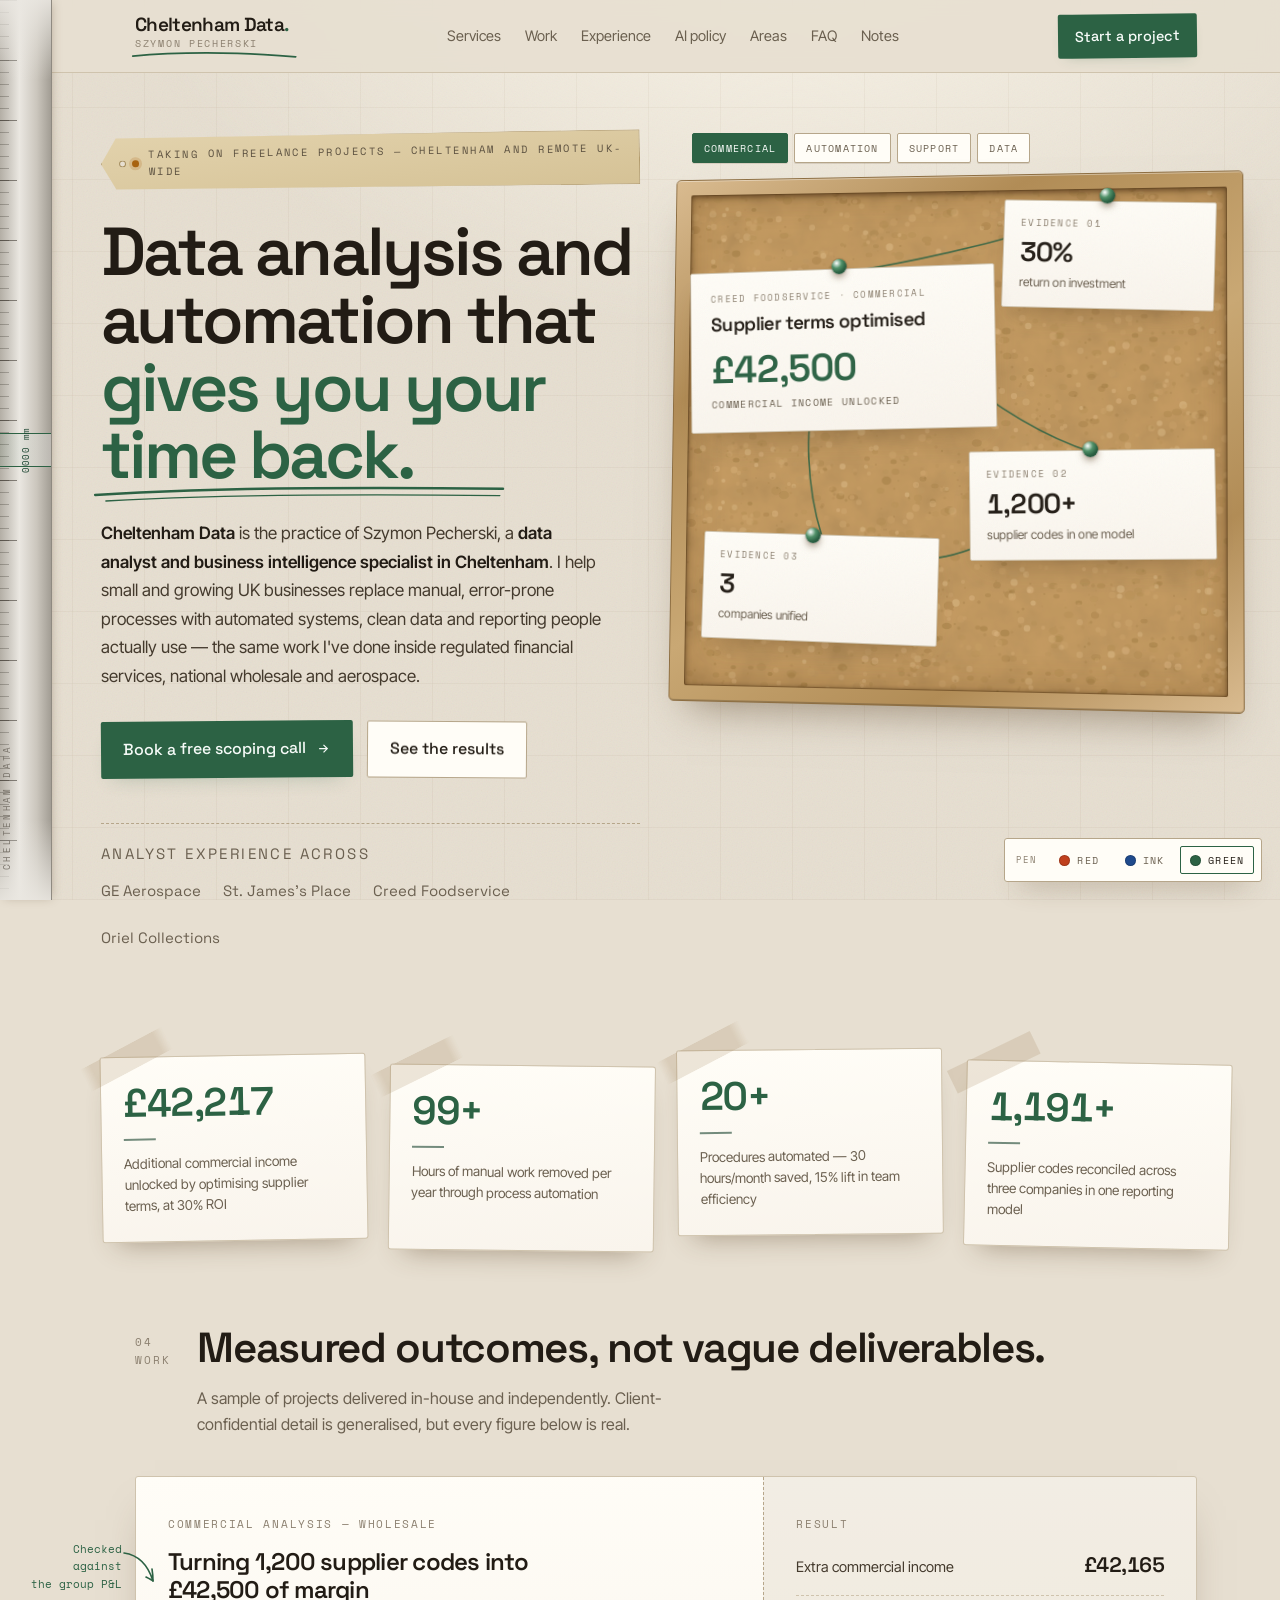
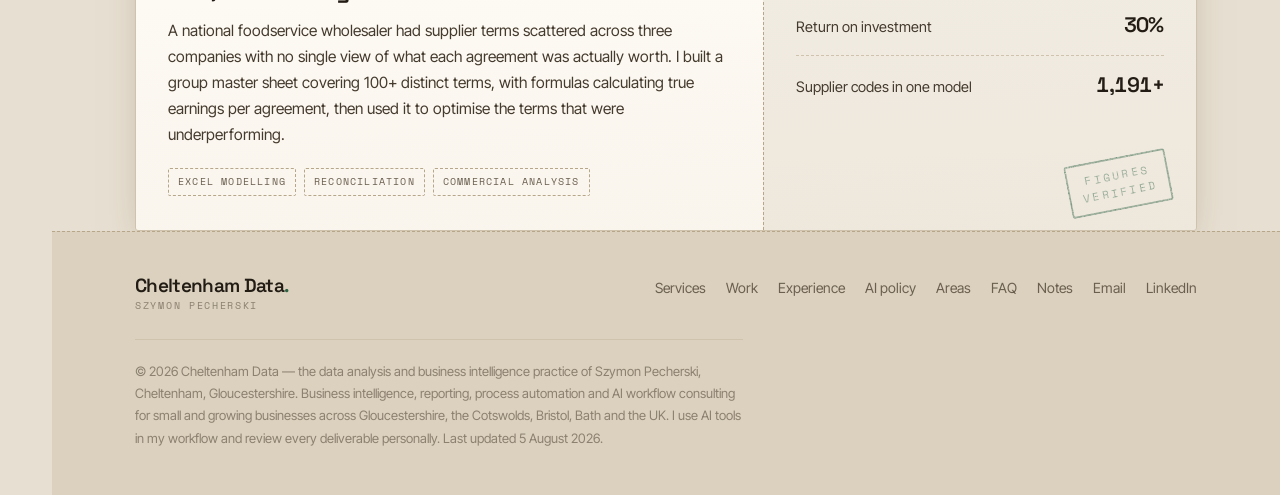
<file: design/d-paper/index.html>
<!DOCTYPE html>
<html lang="en-GB" data-accent="green">
<head>
<meta charset="utf-8">
<meta name="viewport" content="width=device-width, initial-scale=1, viewport-fit=cover">
<meta name="robots" content="noindex, nofollow">
<title>Design D — The Bench, on paper | Cheltenham Data</title>

<link rel="icon" href="/favicon.svg" type="image/svg+xml">

<style>
@font-face{ font-family:'Space Grotesk'; font-style:normal; font-weight:400; font-display:swap; src:url(/fonts/space-grotesk-400.woff2) format('woff2'); }
@font-face{ font-family:'Space Grotesk'; font-style:normal; font-weight:500; font-display:swap; src:url(/fonts/space-grotesk-500.woff2) format('woff2'); }
@font-face{ font-family:'Space Grotesk'; font-style:normal; font-weight:600; font-display:swap; src:url(/fonts/space-grotesk-600.woff2) format('woff2'); }
@font-face{ font-family:'Inter Tight'; font-style:normal; font-weight:400; font-display:swap; src:url(/fonts/inter-tight-400.woff2) format('woff2'); }
@font-face{ font-family:'Inter Tight'; font-style:normal; font-weight:500; font-display:swap; src:url(/fonts/inter-tight-500.woff2) format('woff2'); }
@font-face{ font-family:'Inter Tight'; font-style:normal; font-weight:600; font-display:swap; src:url(/fonts/inter-tight-600.woff2) format('woff2'); }
@font-face{ font-family:'Space Mono'; font-style:normal; font-weight:400; font-display:swap; src:url(/fonts/space-mono-400.woff2) format('woff2'); }

/* ============================================================
   DESIGN D — "THE BENCH", ON PAPER
   The Bench rebuilt on warm stock. Not a variable swap: on light,
   the materials have to behave the other way round. The rule
   becomes real steel with dark ticks instead of a dark strip with
   light ones. Cork goes to actual cork. Shadows warm and shorten,
   because paper on a desk under a lamp does not cast forty pixels
   of black. Tape darkens the sheet beneath it rather than
   lightening it.

   The accent is the pen. Three, all of them colours a person
   plausibly marks a printed sheet with, so the annotation layer
   stays believable whichever you pick. Switch bottom-right, or
   deep-link #red / #ink / #green.
   ============================================================ */

/* ---- the paper, shared by all three ---- */
:root{
  --bg:#e7dfd1; --bg-2:#eee7db; --card:#f9f4ec; --card-2:#fffdf7; --deep:#dbd1be;
  --line:#cfc3ad; --line-2:#b6a68a;
  --text:#221c15; --body:#443a2d; --muted:#6b6050; --faint:#8c8070;

  --cork-1:#c69c62; --cork-2:#b08847;
  --frame-1:#d9bb90; --frame-2:#b18c56; --frame-3:#c9a874; --frame-edge:#8d6e42;
  --steel-1:#b3aea5; --steel-2:#eae7e1; --steel-3:#cbc6bd; --steel-4:#a29d94;
  --tick:rgba(34,28,21,.5); --tick-2:rgba(34,28,21,.26);
  --tape:rgba(146,112,66,.17); --tape-edge:rgba(120,90,52,.13);
  --manila:#e2d2ac; --manila-2:#d5c296;

  --shadow-s:0 8px 16px -10px rgba(84,60,32,.42);
  --shadow-m:0 16px 28px -16px rgba(84,60,32,.45);
  --shadow-l:0 24px 40px -20px rgba(84,60,32,.5);

  --disp:'Space Grotesk',ui-sans-serif,system-ui,sans-serif;
  --sans:'Inter Tight',-apple-system,BlinkMacSystemFont,'Segoe UI',Roboto,Helvetica,Arial,sans-serif;
  --mono:'Space Mono',ui-monospace,SFMono-Regular,Menlo,monospace;
  --ease:cubic-bezier(.22,1,.36,1);
  --maxw:1130px; --spine:52px; --travel:0px;
}
/* ---- the pen ---- */
[data-accent="red"]{
  --accent:#c0401d; --accent-2:#e0714b; --accent-d:#8c2b12; --on-accent:#fffaf2;
  --signal:#3f6b4a; --sig-halo:rgba(63,107,74,.2);
  --accent-soft:rgba(192,64,29,.1); --accent-glow:rgba(192,64,29,.3);
}
[data-accent="ink"]{
  --accent:#1f4a8c; --accent-2:#4a79c0; --accent-d:#143160; --on-accent:#f8fbff;
  --signal:#3f6b4a; --sig-halo:rgba(63,107,74,.2);
  --accent-soft:rgba(31,74,140,.1); --accent-glow:rgba(31,74,140,.3);
}
[data-accent="green"]{
  --accent:#2c6244; --accent-2:#519169; --accent-d:#1a4430; --on-accent:#f6fbf8;
  --signal:#a8620f; --sig-halo:rgba(168,98,15,.2);
  --accent-soft:rgba(44,98,68,.1); --accent-glow:rgba(44,98,68,.3);
}

*,*::before,*::after{box-sizing:border-box}
body{margin:0;padding-left:var(--spine);background:var(--bg);color:var(--body);font-family:var(--sans);
  font-size:16.5px;line-height:1.66;-webkit-font-smoothing:antialiased;overflow-x:hidden}
a{color:inherit;text-decoration:none}
h1,h2,h3{font-family:var(--disp);color:var(--text);margin:0;font-weight:600;letter-spacing:-.032em}
.wrap{max-width:var(--maxw);margin:0 auto;padding:0 34px;position:relative}
.mark{font-family:var(--mono);font-size:10.5px;letter-spacing:.16em;text-transform:uppercase;color:var(--faint)}

/* the desk: paper tooth, a cutting-mat grid, and a lamp overhead */
body::before{content:"";position:fixed;inset:0;z-index:0;pointer-events:none;opacity:.075;
  background-image:url("data:image/svg+xml;utf8,<svg xmlns='http://www.w3.org/2000/svg' width='170' height='170'><filter id='n'><feTurbulence type='fractalNoise' baseFrequency='.8' numOctaves='3'/></filter><rect width='170' height='170' filter='url(%23n)'/></svg>")}
body::after{content:"";position:fixed;inset:0;z-index:0;pointer-events:none;
  background:
    repeating-linear-gradient(0deg,rgba(120,92,54,.05) 0 1px,transparent 1px 72px),
    repeating-linear-gradient(90deg,rgba(120,92,54,.05) 0 1px,transparent 1px 72px),
    radial-gradient(980px 620px at 62% -10%,rgba(255,251,240,.75),transparent 70%)}
.z{position:relative;z-index:1}

/* ---------- the steel rule ---------- */
.spine{position:fixed;left:0;top:0;bottom:0;width:var(--spine);z-index:60;
  background:linear-gradient(90deg,var(--steel-1),var(--steel-2) 38%,var(--steel-3) 72%,var(--steel-4));
  border-right:1px solid #8f8a81;box-shadow:2px 0 10px -3px rgba(84,60,32,.35)}
/* dark ticks bitten into bright metal — the inverse of the dark build */
.spine .scale{position:absolute;inset:0;background-position:0 var(--travel);
  background-image:
    repeating-linear-gradient(180deg,var(--tick) 0 1px,transparent 1px 60px),
    repeating-linear-gradient(180deg,var(--tick-2) 0 1px,transparent 1px 12px);
  background-size:17px 60px,9px 12px;background-repeat:repeat-y}
.spine .scale::after{content:"";position:absolute;inset:0;
  background:linear-gradient(180deg,rgba(234,231,225,.9) 0,transparent 80px,
    transparent calc(100% - 80px),rgba(234,231,225,.9) 100%)}
.cursor{position:absolute;left:0;right:0;top:50%;height:34px;transform:translateY(-50%);
  border-top:1px solid var(--accent);border-bottom:1px solid var(--accent);
  background:linear-gradient(90deg,var(--accent-soft),rgba(255,255,255,.28));
  display:grid;place-items:center}
.cursor span{font-family:var(--mono);font-size:8.5px;letter-spacing:.06em;color:var(--accent-d);
  transform:rotate(-90deg);white-space:nowrap}
.spine .brandmark{position:absolute;left:0;right:0;bottom:18px;margin:0 auto;height:150px;
  text-align:center;font-family:var(--mono);font-size:8.5px;letter-spacing:.28em;color:#7a746b;
  writing-mode:vertical-rl;transform:rotate(180deg)}

/* ---------- header ---------- */
header{position:sticky;top:0;z-index:50;background:rgba(231,223,209,.9);backdrop-filter:blur(9px);
  border-bottom:1px solid var(--line)}
.hd{display:flex;align-items:center;justify-content:space-between;gap:26px;height:72px}
.brand{font-family:var(--disp);font-size:19px;font-weight:600;letter-spacing:-.035em;color:var(--text);
  line-height:1.1;position:relative;padding-bottom:8px}
.brand i{color:var(--accent);font-style:normal}
.brand small{display:block;font-family:var(--mono);font-size:10px;letter-spacing:.17em;
  text-transform:uppercase;color:var(--faint);font-weight:400;margin-top:3px}
.brand svg{position:absolute;left:-4px;bottom:-3px;width:calc(100% + 14px);height:11px;overflow:visible}
nav.links{display:flex;gap:24px}
nav.links a{font-size:14.5px;color:var(--muted);transition:color .2s}
nav.links a:hover{color:var(--accent)}
.pill{font-family:var(--disp);font-weight:500;font-size:14.5px;color:var(--on-accent);background:var(--accent);
  padding:10px 17px;border-radius:2px;transform:rotate(-.7deg);
  box-shadow:0 6px 14px -8px var(--accent-glow);transition:transform .25s var(--ease)}
.pill:hover{transform:rotate(-.7deg) translateY(-2px)}

/* pen strokes, normalised to one dash length */
.ink path{fill:none;stroke:var(--accent);stroke-linecap:round;stroke-linejoin:round;
  stroke-dasharray:1000;stroke-dashoffset:1000;transition:stroke-dashoffset 1.1s var(--ease) .1s,stroke .3s}
.ink.in path{stroke-dashoffset:0}

/* ---------- the manila tag ---------- */
.tag{position:relative;display:inline-flex;align-items:center;gap:10px;margin-bottom:30px;
  background:linear-gradient(174deg,var(--manila),var(--manila-2));border:1px solid #b39c6d;
  clip-path:polygon(0 50%,15px 2px,100% 0,100% 100%,15px calc(100% - 2px));
  padding:9px 16px 9px 30px;box-shadow:var(--shadow-s);transform:rotate(-.8deg)}
.tag .eye{position:absolute;left:17px;top:50%;width:7px;height:7px;margin-top:-3.5px;border-radius:50%;
  background:var(--bg);box-shadow:inset 0 0 0 1px #a8905f}
.tag span{font-family:var(--mono);font-size:10.5px;letter-spacing:.14em;text-transform:uppercase;color:#5c5140}
.tag i{width:7px;height:7px;border-radius:50%;background:var(--signal);box-shadow:0 0 0 3px var(--sig-halo)}
.tag svg{position:absolute;left:-46px;top:-16px;width:60px;height:44px;overflow:visible}

/* ---------- hero ---------- */
.hero{padding:60px 0 88px;display:grid;grid-template-columns:minmax(0,1fr) minmax(0,1fr);
  gap:52px;align-items:start}
h1{font-size:clamp(40px,5.3vw,68px);line-height:1.0;letter-spacing:-.043em;margin:0}
h1 em{font-style:normal;color:var(--accent);position:relative;display:inline-block}
h1 em svg{position:absolute;left:-14px;bottom:-14px;width:calc(100% + 28px);height:20px;overflow:visible}
.strap{font-size:17px;line-height:1.68;margin:30px 0 0;max-width:50ch;color:var(--body)}
.strap b{color:var(--text);font-weight:600}
.cta{display:flex;gap:14px;margin-top:30px;flex-wrap:wrap}
.btn{font-family:var(--disp);font-weight:500;font-size:16px;padding:14px 22px;border-radius:2px;
  display:inline-flex;align-items:center;gap:10px;transition:transform .25s var(--ease),box-shadow .25s}
.btn.solid{background:var(--accent);color:var(--on-accent);transform:rotate(-.5deg);
  box-shadow:0 10px 20px -12px var(--accent-glow)}
.btn.solid:hover{transform:rotate(-.5deg) translateY(-2px)}
.btn.line{border:1px solid var(--line-2);color:var(--text);transform:rotate(.4deg);background:var(--card-2)}
.btn.line:hover{border-color:var(--accent);color:var(--accent);transform:rotate(.4deg) translateY(-2px)}
.clients{margin-top:46px;padding-top:18px;border-top:1px dashed var(--line-2)}
.clients .mark{display:block;margin-bottom:12px}
.clients div{display:flex;gap:22px;flex-wrap:wrap}
.clients span{font-family:var(--disp);font-size:15px;color:var(--muted)}

/* ---------- the evidence board ---------- */
.boardwrap{perspective:1600px}
/* clear of the frame, which now overhangs the board by 32px */
.tabs{display:flex;gap:6px;margin-bottom:42px}
.tabs button{font-family:var(--mono);font-size:9.5px;letter-spacing:.13em;text-transform:uppercase;
  background:var(--card-2);border:1px solid var(--line-2);border-radius:2px;
  color:var(--muted);padding:7px 11px;cursor:pointer;transition:.18s;box-shadow:0 1px 0 rgba(84,60,32,.14)}
.tabs button:hover{color:var(--text)}
.tabs button[aria-selected="true"]{color:var(--on-accent);background:var(--accent);border-color:var(--accent)}

.board{position:relative;width:100%;max-width:520px;height:472px;transform-style:preserve-3d;
  transform:rotateY(-7deg) rotateX(3deg);transition:transform .8s var(--ease);will-change:transform}
/* ---- the cork board ----
   Cork is granular, not smooth: irregular chips of light and dark
   pressed together. Six radial-gradient layers on deliberately
   mismatched tile sizes (31/47/23/19/37/53) beat against each other,
   so the repeat is long enough that the eye never finds it. A
   low-frequency turbulence pass on top adds the patchiness real cork
   has, and the whole thing sits inside a sawn oak frame with a
   bevel, so the board has an edge instead of just stopping. */
.cork{position:absolute;inset:-32px -28px -28px -28px;border-radius:5px;transform:translateZ(0);
  border:1px solid var(--frame-edge);
  background:linear-gradient(148deg,var(--frame-1),var(--frame-2) 26%,var(--frame-3) 54%,
    var(--frame-2) 78%,var(--frame-1));
  box-shadow:var(--shadow-l),inset 0 1px 0 rgba(255,255,255,.4),inset 0 -1px 0 rgba(0,0,0,.2)}
/* The cork surface: ~1,160 chips drawn into one 300px tile that wraps
   seamlessly (anything crossing an edge is redrawn on the far side).

   Two things this went through first, both dead ends worth not
   repeating. A lattice of radial-gradients tiles on a grid and the eye
   finds the grid immediately — it read as polka dots. Filtered
   feTurbulence then went the other way and read as smooth hardboard,
   and raw turbulence emits per-channel colour noise, which tints the
   board into confetti unless you desaturate it. Cork is dense,
   low-contrast and granular: tones close to the base, chips packed
   until almost no base shows through. A single soft turbulence pass
   still sits on top for large-scale mottling.

   The tile is ~44 KB of inline SVG. Fine for a mockup; on build it
   should be baked to a small WebP by tools/build_assets.py, the same
   way the fonts and OG card are. */
.cork::before{content:"";position:absolute;inset:15px;border-radius:2px;
  background-color:var(--cork-1);
  background-image:
    url("data:image/svg+xml;utf8,<svg xmlns='http://www.w3.org/2000/svg' width='300' height='300'><g fill='%23bb9660' opacity='.3'><ellipse cx='277' cy='285' rx='5.1' ry='3.2'/><ellipse cx='113' cy='-295' rx='3.9' ry='2.8'/><ellipse cx='113' cy='5' rx='3.9' ry='2.8'/><ellipse cx='113' cy='305' rx='3.9' ry='2.8'/><ellipse cx='235' cy='94' rx='4.6' ry='3.3'/><ellipse cx='207' cy='284' rx='4.5' ry='2.8'/><ellipse cx='44' cy='255' rx='4.5' ry='3.5'/><ellipse cx='53' cy='-294' rx='4.3' ry='3.7'/><ellipse cx='53' cy='6' rx='4.3' ry='3.7'/><ellipse cx='53' cy='306' rx='4.3' ry='3.7'/><ellipse cx='269' cy='250' rx='4.3' ry='3.5'/><ellipse cx='26' cy='69' rx='3.5' ry='2.3'/><ellipse cx='103' cy='94' rx='4.5' ry='3.6'/><ellipse cx='216' cy='63' rx='4.2' ry='2.8'/><ellipse cx='71' cy='198' rx='4.2' ry='2.8'/><ellipse cx='99' cy='-1' rx='3.5' ry='3.0'/><ellipse cx='99' cy='299' rx='3.5' ry='3.0'/><ellipse cx='99' cy='599' rx='3.5' ry='3.0'/><ellipse cx='129' cy='271' rx='4.4' ry='3.6'/><ellipse cx='273' cy='225' rx='3.9' ry='3.1'/><ellipse cx='112' cy='199' rx='3.4' ry='2.9'/><ellipse cx='220' cy='130' rx='3.3' ry='2.8'/><ellipse cx='176' cy='258' rx='4.6' ry='3.5'/><ellipse cx='115' cy='245' rx='3.1' ry='2.5'/><ellipse cx='64' cy='45' rx='4.8' ry='3.3'/><ellipse cx='31' cy='70' rx='5.3' ry='4.4'/><ellipse cx='227' cy='152' rx='3.0' ry='2.2'/><ellipse cx='-8' cy='212' rx='4.0' ry='2.5'/><ellipse cx='292' cy='212' rx='4.0' ry='2.5'/><ellipse cx='592' cy='212' rx='4.0' ry='2.5'/><ellipse cx='58' cy='288' rx='4.6' ry='2.9'/><ellipse cx='241' cy='-299' rx='3.7' ry='3.1'/><ellipse cx='241' cy='1' rx='3.7' ry='3.1'/><ellipse cx='241' cy='301' rx='3.7' ry='3.1'/><ellipse cx='270' cy='165' rx='4.2' ry='3.3'/><ellipse cx='176' cy='65' rx='3.5' ry='2.3'/><ellipse cx='210' cy='229' rx='5.0' ry='4.3'/><ellipse cx='59' cy='275' rx='4.1' ry='3.1'/><ellipse cx='-295' cy='246' rx='5.3' ry='3.7'/><ellipse cx='5' cy='246' rx='5.3' ry='3.7'/><ellipse cx='305' cy='246' rx='5.3' ry='3.7'/></g><g fill='%23b08a4f' opacity='.22'><ellipse cx='114' cy='107' rx='4.6' ry='3.1'/><ellipse cx='28' cy='-295' rx='4.8' ry='3.5'/><ellipse cx='28' cy='5' rx='4.8' ry='3.5'/><ellipse cx='28' cy='305' rx='4.8' ry='3.5'/><ellipse cx='50' cy='198' rx='3.5' ry='2.8'/><ellipse cx='122' cy='24' rx='3.2' ry='2.4'/><ellipse cx='256' cy='25' rx='3.5' ry='2.8'/><ellipse cx='168' cy='238' rx='3.5' ry='2.7'/><ellipse cx='128' cy='223' rx='4.7' ry='4.0'/><ellipse cx='172' cy='155' rx='4.6' ry='3.5'/><ellipse cx='-296' cy='37' rx='4.5' ry='2.8'/><ellipse cx='4' cy='37' rx='4.5' ry='2.8'/><ellipse cx='304' cy='37' rx='4.5' ry='2.8'/><ellipse cx='-299' cy='57' rx='3.9' ry='2.9'/><ellipse cx='1' cy='57' rx='3.9' ry='2.9'/><ellipse cx='301' cy='57' rx='3.9' ry='2.9'/><ellipse cx='38' cy='66' rx='4.5' ry='3.8'/><ellipse cx='69' cy='162' rx='3.5' ry='2.2'/><ellipse cx='83' cy='136' rx='2.7' ry='1.8'/><ellipse cx='135' cy='132' rx='4.1' ry='3.2'/><ellipse cx='283' cy='147' rx='4.4' ry='2.7'/><ellipse cx='278' cy='177' rx='4.5' ry='2.8'/><ellipse cx='244' cy='184' rx='3.5' ry='2.1'/><ellipse cx='139' cy='164' rx='4.6' ry='3.1'/><ellipse cx='-3' cy='163' rx='4.8' ry='3.6'/><ellipse cx='297' cy='163' rx='4.8' ry='3.6'/><ellipse cx='597' cy='163' rx='4.8' ry='3.6'/><ellipse cx='120' cy='75' rx='4.2' ry='2.6'/><ellipse cx='82' cy='66' rx='4.0' ry='3.3'/><ellipse cx='227' cy='173' rx='4.0' ry='2.6'/><ellipse cx='60' cy='281' rx='3.0' ry='2.1'/><ellipse cx='49' cy='23' rx='4.4' ry='3.5'/><ellipse cx='203' cy='36' rx='4.0' ry='2.9'/><ellipse cx='205' cy='283' rx='3.1' ry='2.4'/><ellipse cx='-297' cy='196' rx='3.8' ry='3.0'/><ellipse cx='3' cy='196' rx='3.8' ry='3.0'/><ellipse cx='303' cy='196' rx='3.8' ry='3.0'/></g><g fill='%2396733a' opacity='.3'><ellipse cx='186' cy='270' rx='2.9' ry='2.5'/><ellipse cx='-291' cy='105' rx='3.0' ry='2.0'/><ellipse cx='9' cy='105' rx='3.0' ry='2.0'/><ellipse cx='309' cy='105' rx='3.0' ry='2.0'/><ellipse cx='114' cy='232' rx='4.9' ry='3.0'/><ellipse cx='217' cy='227' rx='4.1' ry='2.7'/><ellipse cx='18' cy='95' rx='3.8' ry='3.2'/><ellipse cx='268' cy='236' rx='4.1' ry='3.5'/><ellipse cx='30' cy='104' rx='4.8' ry='3.7'/><ellipse cx='77' cy='105' rx='3.2' ry='2.3'/><ellipse cx='178' cy='91' rx='2.9' ry='2.2'/><ellipse cx='253' cy='12' rx='3.1' ry='2.6'/><ellipse cx='103' cy='235' rx='5.0' ry='3.2'/><ellipse cx='43' cy='267' rx='2.7' ry='2.3'/><ellipse cx='111' cy='188' rx='3.9' ry='3.0'/><ellipse cx='-3' cy='254' rx='5.1' ry='3.8'/><ellipse cx='297' cy='254' rx='5.1' ry='3.8'/><ellipse cx='597' cy='254' rx='5.1' ry='3.8'/><ellipse cx='93' cy='205' rx='4.6' ry='3.0'/><ellipse cx='163' cy='128' rx='3.6' ry='2.3'/><ellipse cx='151' cy='-299' rx='4.0' ry='2.8'/><ellipse cx='151' cy='1' rx='4.0' ry='2.8'/><ellipse cx='151' cy='301' rx='4.0' ry='2.8'/><ellipse cx='243' cy='-10' rx='3.6' ry='2.7'/><ellipse cx='243' cy='290' rx='3.6' ry='2.7'/><ellipse cx='243' cy='590' rx='3.6' ry='2.7'/><ellipse cx='257' cy='101' rx='3.7' ry='2.8'/></g><g fill='%23a17c42' opacity='.22'><ellipse cx='-294' cy='188' rx='3.8' ry='3.1'/><ellipse cx='6' cy='188' rx='3.8' ry='3.1'/><ellipse cx='306' cy='188' rx='3.8' ry='3.1'/><ellipse cx='135' cy='10' rx='4.4' ry='3.1'/><ellipse cx='275' cy='196' rx='3.1' ry='2.7'/><ellipse cx='-11' cy='-293' rx='4.8' ry='3.7'/><ellipse cx='-11' cy='7' rx='4.8' ry='3.7'/><ellipse cx='-11' cy='307' rx='4.8' ry='3.7'/><ellipse cx='289' cy='-293' rx='4.8' ry='3.7'/><ellipse cx='289' cy='7' rx='4.8' ry='3.7'/><ellipse cx='289' cy='307' rx='4.8' ry='3.7'/><ellipse cx='589' cy='-293' rx='4.8' ry='3.7'/><ellipse cx='589' cy='7' rx='4.8' ry='3.7'/><ellipse cx='589' cy='307' rx='4.8' ry='3.7'/><ellipse cx='201' cy='33' rx='4.9' ry='4.0'/><ellipse cx='157' cy='161' rx='4.3' ry='3.7'/><ellipse cx='80' cy='180' rx='4.9' ry='3.9'/><ellipse cx='213' cy='44' rx='4.4' ry='3.1'/><ellipse cx='222' cy='180' rx='3.7' ry='2.6'/><ellipse cx='81' cy='232' rx='3.0' ry='1.9'/><ellipse cx='199' cy='144' rx='2.8' ry='2.3'/><ellipse cx='93' cy='-297' rx='5.3' ry='4.4'/><ellipse cx='93' cy='3' rx='5.3' ry='4.4'/><ellipse cx='93' cy='303' rx='5.3' ry='4.4'/><ellipse cx='217' cy='65' rx='4.9' ry='4.1'/><ellipse cx='40' cy='225' rx='2.7' ry='2.4'/><ellipse cx='266' cy='23' rx='5.3' ry='3.9'/><ellipse cx='178' cy='197' rx='4.4' ry='2.9'/><ellipse cx='80' cy='99' rx='3.3' ry='2.2'/><ellipse cx='186' cy='64' rx='3.6' ry='2.4'/><ellipse cx='240' cy='102' rx='2.8' ry='2.2'/><ellipse cx='176' cy='92' rx='3.6' ry='3.1'/><ellipse cx='34' cy='167' rx='4.0' ry='2.9'/></g><g fill='%23bb9660' opacity='.38'><ellipse cx='177' cy='197' rx='4.3' ry='3.8'/><ellipse cx='228' cy='111' rx='4.2' ry='3.3'/><ellipse cx='34' cy='30' rx='2.7' ry='1.8'/><ellipse cx='126' cy='245' rx='3.9' ry='3.0'/><ellipse cx='41' cy='205' rx='5.2' ry='3.6'/><ellipse cx='227' cy='67' rx='4.2' ry='3.7'/><ellipse cx='117' cy='-8' rx='4.7' ry='3.7'/><ellipse cx='117' cy='292' rx='4.7' ry='3.7'/><ellipse cx='117' cy='592' rx='4.7' ry='3.7'/><ellipse cx='264' cy='283' rx='2.7' ry='2.2'/><ellipse cx='190' cy='278' rx='3.0' ry='2.1'/><ellipse cx='-0' cy='62' rx='4.2' ry='3.0'/><ellipse cx='300' cy='62' rx='4.2' ry='3.0'/><ellipse cx='600' cy='62' rx='4.2' ry='3.0'/><ellipse cx='162' cy='192' rx='2.7' ry='2.0'/><ellipse cx='80' cy='245' rx='3.2' ry='1.9'/><ellipse cx='110' cy='61' rx='3.4' ry='2.9'/><ellipse cx='61' cy='46' rx='3.0' ry='2.2'/><ellipse cx='262' cy='58' rx='3.6' ry='2.8'/><ellipse cx='137' cy='60' rx='3.3' ry='2.4'/><ellipse cx='141' cy='104' rx='2.7' ry='1.9'/><ellipse cx='54' cy='235' rx='4.0' ry='2.5'/><ellipse cx='34' cy='84' rx='4.8' ry='3.1'/><ellipse cx='134' cy='186' rx='4.6' ry='3.5'/><ellipse cx='121' cy='69' rx='3.7' ry='2.6'/><ellipse cx='155' cy='105' rx='3.6' ry='2.3'/></g><g fill='%2396733a' opacity='.38'><ellipse cx='26' cy='142' rx='4.6' ry='3.5'/><ellipse cx='99' cy='111' rx='3.4' ry='2.3'/><ellipse cx='206' cy='-8' rx='4.9' ry='4.2'/><ellipse cx='206' cy='292' rx='4.9' ry='4.2'/><ellipse cx='206' cy='592' rx='4.9' ry='4.2'/><ellipse cx='247' cy='173' rx='5.3' ry='4.0'/><ellipse cx='51' cy='181' rx='2.8' ry='2.1'/><ellipse cx='143' cy='281' rx='2.7' ry='1.8'/><ellipse cx='163' cy='179' rx='4.9' ry='3.7'/><ellipse cx='51' cy='272' rx='3.6' ry='2.5'/><ellipse cx='11' cy='263' rx='4.2' ry='2.7'/><ellipse cx='25' cy='74' rx='3.0' ry='1.9'/><ellipse cx='72' cy='272' rx='2.8' ry='2.3'/><ellipse cx='48' cy='61' rx='4.5' ry='3.4'/><ellipse cx='213' cy='273' rx='3.3' ry='2.5'/><ellipse cx='172' cy='151' rx='4.3' ry='2.8'/><ellipse cx='89' cy='187' rx='2.7' ry='1.9'/><ellipse cx='256' cy='149' rx='4.9' ry='3.5'/><ellipse cx='66' cy='16' rx='2.7' ry='1.9'/><ellipse cx='268' cy='136' rx='5.0' ry='3.2'/><ellipse cx='33' cy='101' rx='2.9' ry='2.1'/><ellipse cx='159' cy='-292' rx='4.2' ry='3.3'/><ellipse cx='159' cy='8' rx='4.2' ry='3.3'/><ellipse cx='159' cy='308' rx='4.2' ry='3.3'/><ellipse cx='154' cy='147' rx='3.4' ry='2.5'/><ellipse cx='-295' cy='138' rx='3.9' ry='2.8'/><ellipse cx='5' cy='138' rx='3.9' ry='2.8'/><ellipse cx='305' cy='138' rx='3.9' ry='2.8'/><ellipse cx='124' cy='197' rx='3.2' ry='2.4'/></g><g fill='%23a17c42' opacity='.38'><ellipse cx='193' cy='55' rx='3.1' ry='2.1'/><ellipse cx='269' cy='206' rx='3.8' ry='3.0'/><ellipse cx='210' cy='144' rx='4.5' ry='3.4'/><ellipse cx='83' cy='27' rx='3.2' ry='2.2'/><ellipse cx='62' cy='241' rx='4.8' ry='3.1'/><ellipse cx='121' cy='200' rx='3.7' ry='2.9'/><ellipse cx='219' cy='224' rx='4.6' ry='3.2'/><ellipse cx='132' cy='69' rx='5.1' ry='4.0'/><ellipse cx='69' cy='181' rx='2.9' ry='2.1'/><ellipse cx='115' cy='123' rx='4.1' ry='3.5'/><ellipse cx='-1' cy='137' rx='2.8' ry='2.1'/><ellipse cx='299' cy='137' rx='2.8' ry='2.1'/><ellipse cx='599' cy='137' rx='2.8' ry='2.1'/><ellipse cx='-295' cy='36' rx='4.9' ry='4.1'/><ellipse cx='5' cy='36' rx='4.9' ry='4.1'/><ellipse cx='305' cy='36' rx='4.9' ry='4.1'/><ellipse cx='249' cy='161' rx='3.9' ry='2.5'/><ellipse cx='131' cy='61' rx='2.9' ry='2.1'/><ellipse cx='210' cy='233' rx='2.9' ry='1.8'/><ellipse cx='172' cy='-291' rx='5.3' ry='3.2'/><ellipse cx='172' cy='9' rx='5.3' ry='3.2'/><ellipse cx='172' cy='309' rx='5.3' ry='3.2'/><ellipse cx='270' cy='116' rx='5.3' ry='4.6'/></g><g fill='%2396733a' opacity='.22'><ellipse cx='65' cy='45' rx='4.3' ry='2.7'/><ellipse cx='98' cy='43' rx='4.7' ry='2.9'/><ellipse cx='30' cy='49' rx='2.6' ry='2.1'/><ellipse cx='33' cy='189' rx='3.5' ry='2.7'/><ellipse cx='101' cy='-293' rx='5.3' ry='4.3'/><ellipse cx='101' cy='7' rx='5.3' ry='4.3'/><ellipse cx='101' cy='307' rx='5.3' ry='4.3'/><ellipse cx='105' cy='91' rx='5.3' ry='3.7'/><ellipse cx='111' cy='186' rx='5.4' ry='3.6'/><ellipse cx='257' cy='78' rx='5.0' ry='3.3'/><ellipse cx='-7' cy='-300' rx='4.9' ry='4.0'/><ellipse cx='-7' cy='0' rx='4.9' ry='4.0'/><ellipse cx='-7' cy='300' rx='4.9' ry='4.0'/><ellipse cx='293' cy='-300' rx='4.9' ry='4.0'/><ellipse cx='293' cy='0' rx='4.9' ry='4.0'/><ellipse cx='293' cy='300' rx='4.9' ry='4.0'/><ellipse cx='593' cy='-300' rx='4.9' ry='4.0'/><ellipse cx='593' cy='0' rx='4.9' ry='4.0'/><ellipse cx='593' cy='300' rx='4.9' ry='4.0'/><ellipse cx='191' cy='42' rx='4.8' ry='3.4'/><ellipse cx='212' cy='202' rx='3.4' ry='2.8'/><ellipse cx='266' cy='-299' rx='3.4' ry='2.5'/><ellipse cx='266' cy='1' rx='3.4' ry='2.5'/><ellipse cx='266' cy='301' rx='3.4' ry='2.5'/><ellipse cx='215' cy='283' rx='3.9' ry='3.2'/><ellipse cx='138' cy='275' rx='4.2' ry='3.2'/><ellipse cx='68' cy='248' rx='4.1' ry='3.5'/><ellipse cx='270' cy='21' rx='5.2' ry='4.0'/><ellipse cx='261' cy='148' rx='3.1' ry='2.6'/><ellipse cx='223' cy='184' rx='3.3' ry='2.4'/><ellipse cx='116' cy='164' rx='4.9' ry='3.1'/><ellipse cx='26' cy='234' rx='4.9' ry='3.1'/><ellipse cx='224' cy='270' rx='4.7' ry='3.4'/><ellipse cx='143' cy='248' rx='5.2' ry='4.4'/><ellipse cx='-299' cy='286' rx='4.5' ry='3.9'/><ellipse cx='1' cy='286' rx='4.5' ry='3.9'/><ellipse cx='301' cy='286' rx='4.5' ry='3.9'/></g><g fill='%23bb9660' opacity='.22'><ellipse cx='79' cy='164' rx='4.7' ry='3.4'/><ellipse cx='266' cy='287' rx='4.8' ry='4.2'/><ellipse cx='225' cy='278' rx='3.8' ry='3.0'/><ellipse cx='152' cy='107' rx='3.2' ry='2.3'/><ellipse cx='-8' cy='261' rx='2.9' ry='2.4'/><ellipse cx='292' cy='261' rx='2.9' ry='2.4'/><ellipse cx='592' cy='261' rx='2.9' ry='2.4'/><ellipse cx='102' cy='288' rx='4.1' ry='2.9'/><ellipse cx='14' cy='268' rx='3.8' ry='2.9'/><ellipse cx='115' cy='40' rx='4.6' ry='3.3'/><ellipse cx='52' cy='20' rx='3.0' ry='1.8'/><ellipse cx='266' cy='107' rx='3.6' ry='3.2'/><ellipse cx='243' cy='47' rx='4.7' ry='3.9'/><ellipse cx='215' cy='41' rx='3.2' ry='2.6'/><ellipse cx='279' cy='-296' rx='4.7' ry='3.4'/><ellipse cx='279' cy='4' rx='4.7' ry='3.4'/><ellipse cx='279' cy='304' rx='4.7' ry='3.4'/><ellipse cx='-295' cy='175' rx='3.9' ry='2.4'/><ellipse cx='5' cy='175' rx='3.9' ry='2.4'/><ellipse cx='305' cy='175' rx='3.9' ry='2.4'/><ellipse cx='249' cy='173' rx='4.2' ry='3.0'/><ellipse cx='16' cy='244' rx='4.9' ry='3.4'/><ellipse cx='229' cy='-295' rx='4.0' ry='2.7'/><ellipse cx='229' cy='5' rx='4.0' ry='2.7'/><ellipse cx='229' cy='305' rx='4.0' ry='2.7'/><ellipse cx='192' cy='56' rx='4.7' ry='3.2'/><ellipse cx='40' cy='153' rx='4.3' ry='2.7'/></g><g fill='%23a17c42' opacity='.3'><ellipse cx='27' cy='167' rx='4.4' ry='3.5'/><ellipse cx='195' cy='223' rx='5.2' ry='3.6'/><ellipse cx='74' cy='95' rx='4.5' ry='3.2'/><ellipse cx='186' cy='225' rx='4.3' ry='3.2'/><ellipse cx='246' cy='53' rx='3.2' ry='2.0'/><ellipse cx='245' cy='49' rx='5.1' ry='3.6'/><ellipse cx='284' cy='60' rx='3.2' ry='2.1'/><ellipse cx='19' cy='35' rx='2.9' ry='2.1'/><ellipse cx='255' cy='-3' rx='3.8' ry='2.5'/><ellipse cx='255' cy='297' rx='3.8' ry='2.5'/><ellipse cx='255' cy='597' rx='3.8' ry='2.5'/><ellipse cx='121' cy='94' rx='4.2' ry='2.6'/><ellipse cx='-8' cy='187' rx='3.5' ry='2.8'/><ellipse cx='292' cy='187' rx='3.5' ry='2.8'/><ellipse cx='592' cy='187' rx='3.5' ry='2.8'/><ellipse cx='235' cy='179' rx='3.7' ry='3.3'/><ellipse cx='79' cy='147' rx='4.2' ry='3.0'/><ellipse cx='258' cy='174' rx='3.6' ry='2.3'/><ellipse cx='277' cy='53' rx='3.1' ry='2.5'/><ellipse cx='73' cy='227' rx='2.8' ry='2.0'/><ellipse cx='38' cy='59' rx='3.2' ry='2.0'/><ellipse cx='151' cy='208' rx='3.9' ry='2.9'/><ellipse cx='20' cy='47' rx='2.8' ry='2.0'/><ellipse cx='24' cy='151' rx='5.4' ry='3.5'/><ellipse cx='276' cy='68' rx='5.2' ry='3.5'/><ellipse cx='132' cy='261' rx='5.1' ry='3.1'/><ellipse cx='195' cy='174' rx='3.6' ry='2.8'/><ellipse cx='127' cy='267' rx='3.1' ry='2.4'/></g><g fill='%23b08a4f' opacity='.3'><ellipse cx='89' cy='123' rx='4.8' ry='3.6'/><ellipse cx='238' cy='-291' rx='4.4' ry='3.6'/><ellipse cx='238' cy='9' rx='4.4' ry='3.6'/><ellipse cx='238' cy='309' rx='4.4' ry='3.6'/><ellipse cx='160' cy='80' rx='5.4' ry='3.6'/><ellipse cx='238' cy='14' rx='2.7' ry='2.2'/><ellipse cx='55' cy='132' rx='3.1' ry='2.6'/><ellipse cx='252' cy='117' rx='3.7' ry='2.3'/><ellipse cx='221' cy='46' rx='4.2' ry='3.2'/><ellipse cx='215' cy='16' rx='3.8' ry='3.1'/><ellipse cx='11' cy='196' rx='3.1' ry='2.4'/><ellipse cx='73' cy='27' rx='4.3' ry='3.7'/><ellipse cx='24' cy='22' rx='2.9' ry='2.0'/><ellipse cx='74' cy='139' rx='4.6' ry='3.7'/><ellipse cx='248' cy='249' rx='3.4' ry='2.7'/><ellipse cx='78' cy='147' rx='4.7' ry='2.9'/><ellipse cx='90' cy='26' rx='2.6' ry='1.8'/><ellipse cx='256' cy='92' rx='4.2' ry='2.6'/><ellipse cx='155' cy='89' rx='4.4' ry='2.8'/><ellipse cx='230' cy='44' rx='4.4' ry='2.9'/><ellipse cx='147' cy='153' rx='3.7' ry='2.5'/><ellipse cx='157' cy='99' rx='4.3' ry='3.4'/><ellipse cx='149' cy='103' rx='5.4' ry='4.7'/><ellipse cx='103' cy='221' rx='4.8' ry='3.6'/><ellipse cx='236' cy='158' rx='3.3' ry='2.1'/><ellipse cx='55' cy='-297' rx='3.6' ry='2.3'/><ellipse cx='55' cy='3' rx='3.6' ry='2.3'/><ellipse cx='55' cy='303' rx='3.6' ry='2.3'/><ellipse cx='182' cy='46' rx='4.5' ry='2.8'/><ellipse cx='83' cy='198' rx='4.1' ry='3.1'/></g><g fill='%23b08a4f' opacity='.38'><ellipse cx='221' cy='119' rx='4.5' ry='3.1'/><ellipse cx='33' cy='248' rx='2.8' ry='1.8'/><ellipse cx='194' cy='263' rx='3.2' ry='2.5'/><ellipse cx='60' cy='26' rx='3.1' ry='2.0'/><ellipse cx='270' cy='21' rx='2.7' ry='1.7'/><ellipse cx='80' cy='146' rx='4.6' ry='3.8'/><ellipse cx='200' cy='-298' rx='4.0' ry='3.1'/><ellipse cx='200' cy='2' rx='4.0' ry='3.1'/><ellipse cx='200' cy='302' rx='4.0' ry='3.1'/><ellipse cx='172' cy='207' rx='5.1' ry='3.4'/><ellipse cx='68' cy='207' rx='3.0' ry='1.9'/><ellipse cx='217' cy='80' rx='4.5' ry='3.5'/><ellipse cx='159' cy='102' rx='3.4' ry='2.2'/><ellipse cx='71' cy='35' rx='3.5' ry='2.6'/><ellipse cx='195' cy='160' rx='3.5' ry='2.7'/><ellipse cx='284' cy='-292' rx='2.6' ry='2.2'/><ellipse cx='284' cy='8' rx='2.6' ry='2.2'/><ellipse cx='284' cy='308' rx='2.6' ry='2.2'/><ellipse cx='116' cy='166' rx='3.0' ry='1.9'/><ellipse cx='131' cy='155' rx='4.1' ry='3.6'/><ellipse cx='182' cy='53' rx='2.7' ry='2.2'/><ellipse cx='232' cy='86' rx='5.3' ry='3.4'/><ellipse cx='75' cy='154' rx='3.5' ry='2.5'/><ellipse cx='78' cy='255' rx='5.2' ry='3.7'/></g><g fill='%23e3c391' opacity='.32'><circle cx='47' cy='84' r='3.0'/><circle cx='89' cy='261' r='2.7'/><circle cx='129' cy='219' r='3.5'/><circle cx='129' cy='246' r='3.0'/><circle cx='43' cy='79' r='2.6'/><circle cx='159' cy='141' r='2.5'/><circle cx='267' cy='-0' r='2.0'/><circle cx='267' cy='300' r='2.0'/><circle cx='267' cy='600' r='2.0'/><circle cx='195' cy='259' r='2.7'/><circle cx='50' cy='100' r='1.9'/><circle cx='239' cy='169' r='3.5'/><circle cx='234' cy='119' r='3.8'/><circle cx='228' cy='193' r='2.9'/><circle cx='185' cy='278' r='2.1'/><circle cx='23' cy='20' r='3.6'/><circle cx='185' cy='192' r='2.0'/><circle cx='174' cy='210' r='2.4'/><circle cx='153' cy='213' r='2.9'/><circle cx='50' cy='189' r='3.6'/><circle cx='258' cy='117' r='3.3'/><circle cx='111' cy='-2' r='2.3'/><circle cx='111' cy='298' r='2.3'/><circle cx='111' cy='598' r='2.3'/><circle cx='277' cy='188' r='3.6'/><circle cx='24' cy='69' r='2.4'/><circle cx='16' cy='260' r='3.1'/><circle cx='127' cy='35' r='3.1'/><circle cx='34' cy='207' r='3.1'/><circle cx='221' cy='117' r='3.1'/><circle cx='50' cy='20' r='2.9'/></g><g fill='%23dfba86' opacity='.32'><circle cx='17' cy='238' r='2.0'/><circle cx='98' cy='274' r='2.8'/><circle cx='16' cy='142' r='3.0'/><circle cx='251' cy='125' r='2.0'/><circle cx='89' cy='288' r='3.4'/><circle cx='236' cy='-4' r='3.1'/><circle cx='236' cy='296' r='3.1'/><circle cx='236' cy='596' r='3.1'/><circle cx='262' cy='80' r='2.6'/><circle cx='49' cy='282' r='3.5'/><circle cx='104' cy='78' r='1.9'/><circle cx='35' cy='45' r='3.4'/><circle cx='235' cy='265' r='2.1'/><circle cx='33' cy='106' r='3.8'/><circle cx='-1' cy='-6' r='2.4'/><circle cx='-1' cy='294' r='2.4'/><circle cx='-1' cy='594' r='2.4'/><circle cx='299' cy='-6' r='2.4'/><circle cx='299' cy='294' r='2.4'/><circle cx='299' cy='594' r='2.4'/><circle cx='599' cy='-6' r='2.4'/><circle cx='599' cy='294' r='2.4'/><circle cx='599' cy='594' r='2.4'/><circle cx='230' cy='27' r='3.8'/><circle cx='98' cy='196' r='2.4'/><circle cx='253' cy='15' r='3.3'/><circle cx='183' cy='197' r='1.9'/><circle cx='85' cy='237' r='2.3'/><circle cx='82' cy='239' r='2.3'/><circle cx='185' cy='51' r='2.0'/><circle cx='106' cy='-4' r='1.9'/><circle cx='106' cy='296' r='1.9'/><circle cx='106' cy='596' r='1.9'/><circle cx='223' cy='230' r='2.4'/></g><g fill='%23e3c391' opacity='.42'><circle cx='124' cy='174' r='2.2'/><circle cx='163' cy='-4' r='3.3'/><circle cx='163' cy='296' r='3.3'/><circle cx='163' cy='596' r='3.3'/><circle cx='38' cy='-7' r='2.1'/><circle cx='38' cy='293' r='2.1'/><circle cx='38' cy='593' r='2.1'/><circle cx='175' cy='94' r='2.2'/><circle cx='35' cy='92' r='3.6'/><circle cx='227' cy='-294' r='2.4'/><circle cx='227' cy='6' r='2.4'/><circle cx='227' cy='306' r='2.4'/><circle cx='182' cy='41' r='2.5'/><circle cx='140' cy='97' r='3.8'/><circle cx='38' cy='15' r='1.9'/><circle cx='201' cy='216' r='3.8'/><circle cx='277' cy='113' r='3.7'/><circle cx='161' cy='278' r='3.1'/><circle cx='48' cy='137' r='3.3'/><circle cx='139' cy='64' r='3.1'/><circle cx='54' cy='112' r='2.6'/><circle cx='266' cy='94' r='2.6'/><circle cx='63' cy='264' r='3.3'/><circle cx='72' cy='277' r='2.2'/><circle cx='236' cy='155' r='2.2'/><circle cx='178' cy='234' r='2.8'/><circle cx='101' cy='219' r='1.9'/><circle cx='174' cy='85' r='2.0'/><circle cx='180' cy='243' r='3.8'/><circle cx='183' cy='41' r='2.1'/><circle cx='216' cy='98' r='1.9'/><circle cx='207' cy='56' r='3.7'/><circle cx='131' cy='161' r='3.5'/><circle cx='139' cy='104' r='2.6'/><circle cx='225' cy='98' r='3.4'/><circle cx='271' cy='212' r='3.2'/><circle cx='35' cy='21' r='2.3'/></g><g fill='%23dfba86' opacity='.42'><circle cx='257' cy='61' r='2.7'/><circle cx='51' cy='99' r='3.5'/><circle cx='196' cy='172' r='3.4'/><circle cx='94' cy='95' r='2.7'/><circle cx='217' cy='44' r='1.9'/><circle cx='186' cy='170' r='3.5'/><circle cx='18' cy='143' r='2.7'/><circle cx='145' cy='157' r='3.7'/><circle cx='247' cy='242' r='2.4'/><circle cx='92' cy='26' r='3.2'/><circle cx='245' cy='130' r='3.6'/><circle cx='253' cy='225' r='3.0'/><circle cx='234' cy='175' r='2.7'/><circle cx='216' cy='171' r='1.8'/><circle cx='157' cy='22' r='2.0'/><circle cx='-7' cy='108' r='2.8'/><circle cx='293' cy='108' r='2.8'/><circle cx='593' cy='108' r='2.8'/><circle cx='133' cy='202' r='2.2'/><circle cx='225' cy='161' r='2.8'/><circle cx='138' cy='212' r='2.7'/><circle cx='35' cy='47' r='2.1'/><circle cx='115' cy='228' r='2.3'/><circle cx='52' cy='195' r='2.5'/><circle cx='132' cy='279' r='3.5'/><circle cx='284' cy='54' r='2.0'/><circle cx='36' cy='241' r='2.3'/><circle cx='31' cy='281' r='3.1'/><circle cx='77' cy='266' r='2.6'/></g><g fill='%23dfba86' opacity='.24'><circle cx='112' cy='260' r='3.4'/><circle cx='134' cy='274' r='2.8'/><circle cx='213' cy='226' r='3.6'/><circle cx='270' cy='129' r='1.9'/><circle cx='137' cy='132' r='3.3'/><circle cx='23' cy='18' r='1.9'/><circle cx='32' cy='105' r='2.5'/><circle cx='236' cy='185' r='2.1'/><circle cx='60' cy='-3' r='2.4'/><circle cx='60' cy='297' r='2.4'/><circle cx='60' cy='597' r='2.4'/><circle cx='42' cy='129' r='3.3'/><circle cx='252' cy='87' r='1.9'/><circle cx='178' cy='14' r='2.8'/><circle cx='61' cy='257' r='2.6'/><circle cx='284' cy='92' r='2.0'/><circle cx='73' cy='147' r='3.7'/><circle cx='66' cy='94' r='2.4'/><circle cx='83' cy='48' r='2.5'/><circle cx='255' cy='170' r='2.2'/><circle cx='188' cy='285' r='2.1'/><circle cx='225' cy='33' r='2.5'/><circle cx='124' cy='289' r='2.5'/><circle cx='95' cy='183' r='2.7'/><circle cx='115' cy='79' r='2.9'/><circle cx='264' cy='47' r='1.9'/></g><g fill='%23d4ac74' opacity='.42'><circle cx='24' cy='-6' r='3.6'/><circle cx='24' cy='294' r='3.6'/><circle cx='24' cy='594' r='3.6'/><circle cx='64' cy='136' r='1.9'/><circle cx='236' cy='19' r='3.7'/><circle cx='54' cy='285' r='2.2'/><circle cx='11' cy='204' r='2.2'/><circle cx='171' cy='9' r='2.5'/><circle cx='269' cy='123' r='3.8'/><circle cx='44' cy='266' r='2.9'/><circle cx='34' cy='162' r='1.8'/><circle cx='123' cy='266' r='2.4'/><circle cx='244' cy='134' r='2.0'/><circle cx='68' cy='237' r='2.8'/><circle cx='257' cy='116' r='2.2'/><circle cx='243' cy='284' r='2.6'/><circle cx='254' cy='202' r='3.2'/><circle cx='264' cy='193' r='3.5'/><circle cx='235' cy='166' r='2.9'/><circle cx='242' cy='249' r='3.8'/></g><g fill='%23cba268' opacity='.32'><circle cx='-292' cy='-297' r='3.7'/><circle cx='-292' cy='3' r='3.7'/><circle cx='-292' cy='303' r='3.7'/><circle cx='8' cy='-297' r='3.7'/><circle cx='8' cy='3' r='3.7'/><circle cx='8' cy='303' r='3.7'/><circle cx='308' cy='-297' r='3.7'/><circle cx='308' cy='3' r='3.7'/><circle cx='308' cy='303' r='3.7'/><circle cx='195' cy='124' r='3.5'/><circle cx='178' cy='-300' r='2.1'/><circle cx='178' cy='0' r='2.1'/><circle cx='178' cy='300' r='2.1'/><circle cx='77' cy='96' r='2.4'/><circle cx='265' cy='207' r='3.2'/><circle cx='166' cy='100' r='2.9'/><circle cx='23' cy='81' r='3.3'/><circle cx='230' cy='78' r='3.5'/><circle cx='191' cy='46' r='2.9'/><circle cx='13' cy='25' r='3.7'/><circle cx='149' cy='-300' r='2.6'/><circle cx='149' cy='0' r='2.6'/><circle cx='149' cy='300' r='2.6'/><circle cx='61' cy='76' r='1.9'/><circle cx='190' cy='125' r='2.6'/><circle cx='244' cy='285' r='3.6'/><circle cx='87' cy='257' r='2.5'/><circle cx='249' cy='252' r='2.8'/><circle cx='149' cy='135' r='2.2'/><circle cx='142' cy='61' r='2.2'/><circle cx='99' cy='113' r='1.9'/><circle cx='240' cy='93' r='2.0'/><circle cx='178' cy='203' r='3.3'/><circle cx='78' cy='218' r='3.6'/><circle cx='222' cy='195' r='3.6'/><circle cx='49' cy='258' r='3.5'/><circle cx='147' cy='279' r='2.6'/><circle cx='282' cy='129' r='3.5'/><circle cx='206' cy='234' r='3.1'/></g><g fill='%23cba268' opacity='.42'><circle cx='132' cy='103' r='3.3'/><circle cx='171' cy='96' r='2.8'/><circle cx='175' cy='203' r='2.5'/><circle cx='45' cy='260' r='3.3'/><circle cx='95' cy='272' r='3.3'/><circle cx='191' cy='236' r='3.8'/><circle cx='23' cy='17' r='2.9'/><circle cx='53' cy='-4' r='1.9'/><circle cx='53' cy='296' r='1.9'/><circle cx='53' cy='596' r='1.9'/><circle cx='264' cy='179' r='3.6'/><circle cx='211' cy='31' r='3.7'/><circle cx='22' cy='111' r='2.1'/><circle cx='202' cy='218' r='2.7'/><circle cx='123' cy='140' r='3.5'/><circle cx='117' cy='167' r='2.3'/><circle cx='252' cy='164' r='2.0'/><circle cx='20' cy='152' r='3.4'/><circle cx='85' cy='153' r='3.7'/><circle cx='142' cy='144' r='2.7'/><circle cx='147' cy='62' r='2.0'/></g><g fill='%23e3c391' opacity='.24'><circle cx='-9' cy='178' r='3.2'/><circle cx='291' cy='178' r='3.2'/><circle cx='591' cy='178' r='3.2'/><circle cx='19' cy='33' r='2.1'/><circle cx='59' cy='44' r='3.7'/><circle cx='14' cy='231' r='3.3'/><circle cx='239' cy='177' r='2.0'/><circle cx='276' cy='203' r='2.0'/><circle cx='148' cy='200' r='2.2'/><circle cx='-299' cy='38' r='2.3'/><circle cx='1' cy='38' r='2.3'/><circle cx='301' cy='38' r='2.3'/><circle cx='162' cy='189' r='2.8'/><circle cx='53' cy='48' r='2.0'/><circle cx='24' cy='33' r='3.3'/><circle cx='100' cy='130' r='3.1'/><circle cx='70' cy='60' r='3.3'/><circle cx='227' cy='98' r='3.4'/><circle cx='22' cy='202' r='3.0'/><circle cx='46' cy='213' r='3.6'/><circle cx='206' cy='224' r='2.1'/><circle cx='100' cy='162' r='3.2'/><circle cx='214' cy='132' r='3.2'/><circle cx='82' cy='155' r='2.6'/><circle cx='229' cy='143' r='2.9'/><circle cx='147' cy='256' r='3.3'/><circle cx='273' cy='22' r='3.8'/><circle cx='222' cy='248' r='2.4'/><circle cx='190' cy='260' r='2.4'/><circle cx='-296' cy='220' r='3.1'/><circle cx='4' cy='220' r='3.1'/><circle cx='304' cy='220' r='3.1'/></g><g fill='%23cba268' opacity='.24'><circle cx='24' cy='81' r='3.4'/><circle cx='156' cy='246' r='1.8'/><circle cx='283' cy='155' r='1.8'/><circle cx='136' cy='253' r='2.0'/><circle cx='174' cy='282' r='2.2'/><circle cx='131' cy='184' r='3.7'/><circle cx='15' cy='237' r='3.3'/><circle cx='236' cy='260' r='2.2'/><circle cx='65' cy='45' r='3.8'/><circle cx='198' cy='39' r='2.9'/><circle cx='247' cy='185' r='2.5'/><circle cx='249' cy='143' r='2.7'/><circle cx='21' cy='29' r='2.4'/><circle cx='-300' cy='156' r='3.4'/><circle cx='0' cy='156' r='3.4'/><circle cx='300' cy='156' r='3.4'/><circle cx='93' cy='261' r='3.0'/><circle cx='145' cy='30' r='2.7'/><circle cx='-295' cy='255' r='3.8'/><circle cx='5' cy='255' r='3.8'/><circle cx='305' cy='255' r='3.8'/><circle cx='57' cy='265' r='3.6'/><circle cx='44' cy='74' r='2.9'/><circle cx='227' cy='262' r='1.9'/><circle cx='137' cy='124' r='3.6'/><circle cx='249' cy='28' r='3.2'/><circle cx='274' cy='25' r='3.0'/></g><g fill='%23d4ac74' opacity='.24'><circle cx='286' cy='128' r='1.9'/><circle cx='123' cy='222' r='3.0'/><circle cx='189' cy='163' r='3.3'/><circle cx='196' cy='115' r='3.3'/><circle cx='290' cy='157' r='2.5'/><circle cx='205' cy='186' r='2.0'/><circle cx='125' cy='80' r='2.1'/><circle cx='119' cy='119' r='2.7'/><circle cx='272' cy='105' r='2.3'/><circle cx='67' cy='77' r='1.9'/><circle cx='171' cy='164' r='2.8'/><circle cx='246' cy='222' r='2.3'/><circle cx='54' cy='227' r='2.8'/><circle cx='136' cy='131' r='2.8'/><circle cx='214' cy='203' r='2.6'/><circle cx='140' cy='283' r='2.2'/><circle cx='288' cy='280' r='2.9'/><circle cx='248' cy='184' r='2.1'/><circle cx='109' cy='262' r='2.0'/><circle cx='103' cy='61' r='3.6'/><circle cx='227' cy='89' r='2.9'/><circle cx='215' cy='139' r='2.9'/><circle cx='49' cy='43' r='3.0'/><circle cx='17' cy='262' r='2.4'/><circle cx='184' cy='195' r='3.6'/><circle cx='228' cy='82' r='3.3'/><circle cx='263' cy='-300' r='2.7'/><circle cx='263' cy='0' r='2.7'/><circle cx='263' cy='300' r='2.7'/><circle cx='236' cy='177' r='2.4'/><circle cx='122' cy='248' r='1.9'/><circle cx='272' cy='278' r='2.1'/></g><g fill='%23d4ac74' opacity='.32'><circle cx='130' cy='219' r='2.3'/><circle cx='98' cy='278' r='1.8'/><circle cx='-2' cy='77' r='2.9'/><circle cx='298' cy='77' r='2.9'/><circle cx='598' cy='77' r='2.9'/><circle cx='66' cy='34' r='3.7'/><circle cx='118' cy='137' r='2.6'/><circle cx='212' cy='266' r='3.6'/><circle cx='162' cy='36' r='3.6'/><circle cx='170' cy='239' r='3.2'/><circle cx='102' cy='272' r='2.3'/><circle cx='181' cy='45' r='3.0'/><circle cx='238' cy='119' r='3.0'/><circle cx='222' cy='269' r='2.2'/><circle cx='46' cy='170' r='2.4'/><circle cx='160' cy='-295' r='2.6'/><circle cx='160' cy='5' r='2.6'/><circle cx='160' cy='305' r='2.6'/><circle cx='174' cy='104' r='2.5'/><circle cx='163' cy='23' r='2.9'/><circle cx='148' cy='130' r='3.5'/><circle cx='138' cy='61' r='2.4'/><circle cx='186' cy='185' r='2.2'/><circle cx='68' cy='28' r='1.9'/><circle cx='133' cy='97' r='2.0'/><circle cx='16' cy='10' r='2.2'/><circle cx='61' cy='30' r='3.0'/><circle cx='14' cy='237' r='3.1'/><circle cx='-295' cy='23' r='3.7'/><circle cx='5' cy='23' r='3.7'/><circle cx='305' cy='23' r='3.7'/><circle cx='242' cy='211' r='2.7'/></g><g fill='%2396733a' opacity='.28'><circle cx='111' cy='130' r='1.6'/><circle cx='111' cy='231' r='1.2'/><circle cx='208' cy='225' r='1.2'/><circle cx='30' cy='169' r='1.0'/><circle cx='184' cy='174' r='1.3'/><circle cx='62' cy='292' r='1.3'/><circle cx='268' cy='107' r='1.1'/><circle cx='195' cy='276' r='1.0'/><circle cx='276' cy='204' r='1.4'/><circle cx='191' cy='144' r='1.7'/><circle cx='95' cy='207' r='1.4'/><circle cx='171' cy='238' r='1.7'/><circle cx='277' cy='190' r='1.4'/><circle cx='104' cy='218' r='1.5'/><circle cx='109' cy='151' r='1.7'/><circle cx='139' cy='165' r='1.0'/><circle cx='107' cy='231' r='1.7'/><circle cx='140' cy='19' r='1.8'/><circle cx='280' cy='213' r='1.8'/><circle cx='-0' cy='264' r='1.7'/><circle cx='300' cy='264' r='1.7'/><circle cx='600' cy='264' r='1.7'/><circle cx='146' cy='76' r='1.6'/><circle cx='276' cy='134' r='1.3'/><circle cx='9' cy='12' r='1.4'/><circle cx='262' cy='262' r='1.2'/><circle cx='153' cy='-294' r='1.7'/><circle cx='153' cy='6' r='1.7'/><circle cx='153' cy='306' r='1.7'/><circle cx='-0' cy='112' r='1.8'/><circle cx='300' cy='112' r='1.8'/><circle cx='600' cy='112' r='1.8'/><circle cx='103' cy='276' r='1.9'/><circle cx='257' cy='102' r='1.8'/><circle cx='11' cy='185' r='1.1'/><circle cx='165' cy='12' r='1.6'/><circle cx='19' cy='199' r='1.2'/><circle cx='130' cy='287' r='1.4'/><circle cx='192' cy='103' r='1.1'/><circle cx='136' cy='226' r='1.8'/><circle cx='280' cy='138' r='1.7'/><circle cx='65' cy='103' r='1.1'/><circle cx='201' cy='240' r='1.3'/><circle cx='44' cy='118' r='1.5'/><circle cx='220' cy='140' r='1.8'/><circle cx='-296' cy='261' r='1.4'/><circle cx='4' cy='261' r='1.4'/><circle cx='304' cy='261' r='1.4'/><circle cx='91' cy='262' r='1.3'/><circle cx='250' cy='24' r='1.4'/><circle cx='32' cy='178' r='1.5'/><circle cx='89' cy='290' r='1.3'/><circle cx='29' cy='282' r='1.6'/><circle cx='280' cy='-3' r='1.0'/><circle cx='280' cy='297' r='1.0'/><circle cx='280' cy='597' r='1.0'/><circle cx='218' cy='166' r='1.8'/><circle cx='57' cy='230' r='1.7'/><circle cx='203' cy='106' r='1.1'/><circle cx='231' cy='119' r='1.1'/><circle cx='94' cy='-300' r='1.2'/><circle cx='94' cy='0' r='1.2'/><circle cx='94' cy='300' r='1.2'/><circle cx='105' cy='154' r='1.2'/><circle cx='218' cy='55' r='1.3'/></g><g fill='%23b08a4f' opacity='.28'><circle cx='262' cy='217' r='1.8'/><circle cx='161' cy='55' r='1.1'/><circle cx='184' cy='204' r='1.6'/><circle cx='99' cy='153' r='1.7'/><circle cx='179' cy='253' r='2.0'/><circle cx='20' cy='140' r='1.1'/><circle cx='-3' cy='64' r='1.5'/><circle cx='297' cy='64' r='1.5'/><circle cx='597' cy='64' r='1.5'/><circle cx='211' cy='63' r='2.0'/><circle cx='66' cy='274' r='1.3'/><circle cx='86' cy='116' r='1.3'/><circle cx='16' cy='155' r='1.3'/><circle cx='103' cy='135' r='2.0'/><circle cx='64' cy='50' r='1.7'/><circle cx='109' cy='146' r='1.1'/><circle cx='140' cy='73' r='1.9'/><circle cx='113' cy='236' r='1.0'/><circle cx='195' cy='60' r='1.1'/><circle cx='76' cy='135' r='1.1'/><circle cx='30' cy='280' r='1.6'/><circle cx='109' cy='103' r='1.0'/><circle cx='145' cy='231' r='1.5'/><circle cx='96' cy='66' r='1.1'/><circle cx='60' cy='269' r='1.4'/><circle cx='47' cy='246' r='1.3'/><circle cx='88' cy='66' r='1.4'/><circle cx='229' cy='10' r='1.6'/><circle cx='61' cy='206' r='1.8'/><circle cx='62' cy='271' r='1.1'/><circle cx='38' cy='229' r='1.1'/><circle cx='35' cy='99' r='1.6'/><circle cx='275' cy='284' r='1.2'/><circle cx='30' cy='99' r='1.3'/><circle cx='254' cy='223' r='1.8'/><circle cx='255' cy='246' r='1.6'/><circle cx='51' cy='242' r='1.7'/><circle cx='74' cy='255' r='1.9'/><circle cx='105' cy='69' r='1.2'/><circle cx='272' cy='218' r='1.8'/></g><g fill='%23a17c42' opacity='.28'><circle cx='97' cy='58' r='1.2'/><circle cx='278' cy='291' r='1.1'/><circle cx='58' cy='36' r='1.7'/><circle cx='69' cy='220' r='1.2'/><circle cx='42' cy='263' r='1.1'/><circle cx='229' cy='9' r='1.3'/><circle cx='156' cy='133' r='1.4'/><circle cx='126' cy='197' r='2.0'/><circle cx='44' cy='188' r='2.0'/><circle cx='240' cy='108' r='1.3'/><circle cx='167' cy='37' r='1.9'/><circle cx='78' cy='49' r='1.6'/><circle cx='-6' cy='280' r='1.2'/><circle cx='294' cy='280' r='1.2'/><circle cx='594' cy='280' r='1.2'/><circle cx='131' cy='93' r='1.4'/><circle cx='113' cy='94' r='1.9'/><circle cx='279' cy='273' r='1.9'/><circle cx='268' cy='171' r='1.8'/><circle cx='264' cy='100' r='1.5'/><circle cx='141' cy='17' r='1.9'/><circle cx='106' cy='244' r='1.9'/><circle cx='189' cy='204' r='1.2'/><circle cx='172' cy='166' r='1.9'/><circle cx='51' cy='93' r='1.3'/><circle cx='170' cy='68' r='1.2'/><circle cx='17' cy='-298' r='1.5'/><circle cx='17' cy='2' r='1.5'/><circle cx='17' cy='302' r='1.5'/><circle cx='151' cy='-297' r='1.6'/><circle cx='151' cy='3' r='1.6'/><circle cx='151' cy='303' r='1.6'/><circle cx='60' cy='227' r='1.1'/><circle cx='170' cy='228' r='1.0'/><circle cx='107' cy='262' r='1.3'/><circle cx='85' cy='-5' r='1.1'/><circle cx='85' cy='295' r='1.1'/><circle cx='85' cy='595' r='1.1'/><circle cx='282' cy='-295' r='1.2'/><circle cx='282' cy='5' r='1.2'/><circle cx='282' cy='305' r='1.2'/><circle cx='150' cy='114' r='1.1'/><circle cx='200' cy='187' r='1.7'/><circle cx='254' cy='114' r='1.2'/><circle cx='158' cy='53' r='2.0'/><circle cx='224' cy='276' r='1.3'/><circle cx='106' cy='169' r='1.4'/><circle cx='182' cy='145' r='1.8'/></g><g fill='%23b08a4f' opacity='.2'><circle cx='124' cy='275' r='1.6'/><circle cx='238' cy='77' r='1.9'/><circle cx='33' cy='264' r='1.0'/><circle cx='257' cy='277' r='1.9'/><circle cx='130' cy='179' r='1.3'/><circle cx='109' cy='131' r='1.3'/><circle cx='73' cy='280' r='1.8'/><circle cx='202' cy='122' r='1.2'/><circle cx='-293' cy='51' r='1.1'/><circle cx='7' cy='51' r='1.1'/><circle cx='307' cy='51' r='1.1'/><circle cx='116' cy='99' r='1.2'/><circle cx='-5' cy='254' r='1.4'/><circle cx='295' cy='254' r='1.4'/><circle cx='595' cy='254' r='1.4'/><circle cx='187' cy='276' r='1.6'/><circle cx='144' cy='176' r='1.2'/><circle cx='11' cy='184' r='1.7'/><circle cx='104' cy='43' r='1.4'/><circle cx='257' cy='-2' r='1.1'/><circle cx='257' cy='298' r='1.1'/><circle cx='257' cy='598' r='1.1'/><circle cx='103' cy='-0' r='1.2'/><circle cx='103' cy='300' r='1.2'/><circle cx='103' cy='600' r='1.2'/><circle cx='150' cy='65' r='1.2'/><circle cx='-0' cy='-296' r='1.2'/><circle cx='-0' cy='4' r='1.2'/><circle cx='-0' cy='304' r='1.2'/><circle cx='300' cy='-296' r='1.2'/><circle cx='300' cy='4' r='1.2'/><circle cx='300' cy='304' r='1.2'/><circle cx='600' cy='-296' r='1.2'/><circle cx='600' cy='4' r='1.2'/><circle cx='600' cy='304' r='1.2'/><circle cx='285' cy='112' r='1.3'/><circle cx='29' cy='85' r='1.3'/><circle cx='192' cy='198' r='1.3'/><circle cx='13' cy='80' r='1.4'/><circle cx='179' cy='55' r='1.4'/><circle cx='63' cy='115' r='1.1'/><circle cx='122' cy='210' r='1.1'/><circle cx='115' cy='113' r='1.3'/><circle cx='117' cy='186' r='1.4'/><circle cx='-299' cy='16' r='1.6'/><circle cx='1' cy='16' r='1.6'/><circle cx='301' cy='16' r='1.6'/><circle cx='117' cy='231' r='1.6'/><circle cx='57' cy='16' r='1.2'/><circle cx='185' cy='203' r='1.4'/><circle cx='-297' cy='128' r='1.2'/><circle cx='3' cy='128' r='1.2'/><circle cx='303' cy='128' r='1.2'/><circle cx='172' cy='150' r='1.6'/><circle cx='262' cy='105' r='1.3'/><circle cx='270' cy='165' r='1.3'/><circle cx='49' cy='84' r='1.9'/><circle cx='204' cy='288' r='1.3'/><circle cx='206' cy='192' r='1.6'/><circle cx='242' cy='280' r='1.9'/><circle cx='26' cy='277' r='1.5'/><circle cx='222' cy='93' r='1.2'/><circle cx='230' cy='195' r='1.4'/><circle cx='29' cy='86' r='1.9'/></g><g fill='%2396733a' opacity='.2'><circle cx='206' cy='41' r='1.1'/><circle cx='197' cy='119' r='1.9'/><circle cx='267' cy='238' r='1.3'/><circle cx='14' cy='219' r='1.0'/><circle cx='-291' cy='209' r='1.7'/><circle cx='9' cy='209' r='1.7'/><circle cx='309' cy='209' r='1.7'/><circle cx='39' cy='121' r='1.5'/><circle cx='199' cy='47' r='1.9'/><circle cx='65' cy='232' r='1.6'/><circle cx='40' cy='197' r='1.5'/><circle cx='285' cy='113' r='1.3'/><circle cx='165' cy='112' r='1.3'/><circle cx='281' cy='205' r='1.2'/><circle cx='25' cy='102' r='1.3'/><circle cx='137' cy='284' r='1.3'/><circle cx='214' cy='28' r='1.2'/><circle cx='250' cy='92' r='1.1'/><circle cx='161' cy='54' r='1.7'/><circle cx='279' cy='265' r='1.5'/><circle cx='41' cy='135' r='1.8'/><circle cx='48' cy='255' r='1.6'/><circle cx='162' cy='79' r='1.6'/><circle cx='218' cy='292' r='1.1'/><circle cx='58' cy='-294' r='1.6'/><circle cx='58' cy='6' r='1.6'/><circle cx='58' cy='306' r='1.6'/><circle cx='56' cy='259' r='1.8'/><circle cx='178' cy='85' r='2.0'/><circle cx='99' cy='34' r='1.3'/><circle cx='244' cy='165' r='1.4'/><circle cx='204' cy='41' r='1.0'/><circle cx='77' cy='256' r='1.5'/><circle cx='177' cy='249' r='1.5'/><circle cx='41' cy='195' r='1.2'/><circle cx='270' cy='91' r='1.3'/><circle cx='232' cy='144' r='1.5'/><circle cx='245' cy='289' r='1.5'/><circle cx='114' cy='27' r='1.9'/><circle cx='214' cy='-300' r='1.3'/><circle cx='214' cy='0' r='1.3'/><circle cx='214' cy='300' r='1.3'/><circle cx='-294' cy='144' r='1.7'/><circle cx='6' cy='144' r='1.7'/><circle cx='306' cy='144' r='1.7'/><circle cx='21' cy='163' r='1.6'/><circle cx='230' cy='185' r='1.5'/><circle cx='57' cy='221' r='1.6'/><circle cx='36' cy='215' r='1.6'/><circle cx='192' cy='195' r='2.0'/><circle cx='190' cy='241' r='1.8'/><circle cx='171' cy='145' r='1.7'/><circle cx='263' cy='121' r='1.6'/><circle cx='94' cy='38' r='1.1'/><circle cx='246' cy='207' r='1.1'/><circle cx='259' cy='166' r='1.1'/><circle cx='153' cy='91' r='1.5'/><circle cx='-298' cy='76' r='1.3'/><circle cx='2' cy='76' r='1.3'/><circle cx='302' cy='76' r='1.3'/><circle cx='277' cy='209' r='1.7'/></g><g fill='%23bb9660' opacity='.2'><circle cx='86' cy='187' r='1.2'/><circle cx='64' cy='119' r='1.1'/><circle cx='12' cy='249' r='1.4'/><circle cx='52' cy='213' r='1.1'/><circle cx='82' cy='68' r='1.9'/><circle cx='67' cy='222' r='1.8'/><circle cx='-299' cy='228' r='1.8'/><circle cx='1' cy='228' r='1.8'/><circle cx='301' cy='228' r='1.8'/><circle cx='196' cy='211' r='1.6'/><circle cx='251' cy='165' r='1.3'/><circle cx='24' cy='221' r='1.2'/><circle cx='148' cy='71' r='1.1'/><circle cx='282' cy='152' r='1.4'/><circle cx='225' cy='216' r='1.6'/><circle cx='39' cy='-298' r='1.6'/><circle cx='39' cy='2' r='1.6'/><circle cx='39' cy='302' r='1.6'/><circle cx='20' cy='238' r='1.3'/><circle cx='91' cy='66' r='1.4'/><circle cx='158' cy='204' r='1.9'/><circle cx='261' cy='236' r='1.2'/><circle cx='157' cy='31' r='1.1'/><circle cx='23' cy='19' r='1.8'/><circle cx='10' cy='29' r='1.3'/><circle cx='138' cy='122' r='1.1'/><circle cx='-298' cy='159' r='1.1'/><circle cx='2' cy='159' r='1.1'/><circle cx='302' cy='159' r='1.1'/><circle cx='224' cy='223' r='1.3'/><circle cx='150' cy='244' r='1.4'/><circle cx='245' cy='121' r='1.3'/><circle cx='111' cy='90' r='1.0'/><circle cx='257' cy='92' r='1.8'/><circle cx='37' cy='256' r='2.0'/><circle cx='175' cy='259' r='1.2'/><circle cx='56' cy='106' r='1.6'/><circle cx='149' cy='273' r='1.4'/><circle cx='190' cy='72' r='1.1'/><circle cx='223' cy='191' r='1.2'/><circle cx='42' cy='71' r='1.2'/><circle cx='97' cy='75' r='1.2'/><circle cx='142' cy='182' r='1.0'/><circle cx='291' cy='184' r='1.1'/><circle cx='265' cy='-297' r='1.8'/><circle cx='265' cy='3' r='1.8'/><circle cx='265' cy='303' r='1.8'/><circle cx='57' cy='210' r='1.3'/><circle cx='93' cy='63' r='1.2'/><circle cx='92' cy='236' r='1.1'/><circle cx='161' cy='-296' r='1.9'/><circle cx='161' cy='4' r='1.9'/><circle cx='161' cy='304' r='1.9'/><circle cx='122' cy='258' r='1.2'/><circle cx='194' cy='11' r='1.2'/><circle cx='64' cy='60' r='1.1'/><circle cx='68' cy='162' r='1.3'/><circle cx='68' cy='130' r='1.7'/><circle cx='-293' cy='240' r='1.1'/><circle cx='7' cy='240' r='1.1'/><circle cx='307' cy='240' r='1.1'/><circle cx='154' cy='-295' r='1.8'/><circle cx='154' cy='5' r='1.8'/><circle cx='154' cy='305' r='1.8'/><circle cx='244' cy='278' r='1.2'/></g><g fill='%23bb9660' opacity='.28'><circle cx='164' cy='156' r='1.5'/><circle cx='82' cy='248' r='1.3'/><circle cx='97' cy='126' r='1.7'/><circle cx='109' cy='44' r='1.4'/><circle cx='267' cy='67' r='1.0'/><circle cx='138' cy='136' r='1.5'/><circle cx='101' cy='225' r='1.4'/><circle cx='32' cy='25' r='1.9'/><circle cx='126' cy='124' r='1.1'/><circle cx='67' cy='58' r='1.9'/><circle cx='251' cy='116' r='1.4'/><circle cx='220' cy='134' r='1.0'/><circle cx='112' cy='276' r='1.5'/><circle cx='18' cy='211' r='1.3'/><circle cx='38' cy='200' r='1.3'/><circle cx='144' cy='67' r='1.3'/><circle cx='158' cy='249' r='1.6'/><circle cx='191' cy='260' r='1.2'/><circle cx='61' cy='107' r='1.1'/><circle cx='54' cy='191' r='1.6'/><circle cx='174' cy='89' r='1.2'/><circle cx='271' cy='95' r='1.1'/><circle cx='27' cy='264' r='1.0'/><circle cx='237' cy='-4' r='1.2'/><circle cx='237' cy='296' r='1.2'/><circle cx='237' cy='596' r='1.2'/><circle cx='120' cy='9' r='1.7'/><circle cx='49' cy='287' r='2.0'/><circle cx='165' cy='180' r='1.8'/><circle cx='207' cy='70' r='1.2'/><circle cx='206' cy='80' r='1.9'/><circle cx='277' cy='135' r='1.1'/><circle cx='53' cy='72' r='1.1'/><circle cx='251' cy='267' r='1.6'/><circle cx='144' cy='224' r='1.2'/><circle cx='11' cy='29' r='1.4'/><circle cx='263' cy='155' r='1.9'/><circle cx='225' cy='26' r='1.9'/><circle cx='107' cy='165' r='1.7'/><circle cx='85' cy='109' r='1.4'/><circle cx='125' cy='152' r='1.1'/><circle cx='13' cy='16' r='1.4'/><circle cx='214' cy='17' r='1.8'/><circle cx='195' cy='45' r='1.5'/><circle cx='262' cy='258' r='1.4'/><circle cx='42' cy='29' r='1.8'/><circle cx='50' cy='130' r='1.8'/></g><g fill='%23a17c42' opacity='.2'><circle cx='17' cy='91' r='1.3'/><circle cx='217' cy='214' r='1.8'/><circle cx='73' cy='-0' r='1.5'/><circle cx='73' cy='300' r='1.5'/><circle cx='73' cy='600' r='1.5'/><circle cx='150' cy='277' r='1.7'/><circle cx='10' cy='43' r='1.5'/><circle cx='204' cy='155' r='1.8'/><circle cx='174' cy='285' r='1.9'/><circle cx='121' cy='198' r='1.1'/><circle cx='47' cy='30' r='1.9'/><circle cx='231' cy='203' r='1.7'/><circle cx='77' cy='212' r='1.6'/><circle cx='111' cy='178' r='1.8'/><circle cx='236' cy='194' r='1.6'/><circle cx='265' cy='9' r='1.6'/><circle cx='103' cy='94' r='1.1'/><circle cx='256' cy='258' r='1.8'/><circle cx='196' cy='247' r='1.2'/><circle cx='152' cy='10' r='1.6'/><circle cx='108' cy='-295' r='1.4'/><circle cx='108' cy='5' r='1.4'/><circle cx='108' cy='305' r='1.4'/><circle cx='72' cy='290' r='1.1'/><circle cx='274' cy='120' r='1.3'/><circle cx='47' cy='45' r='1.4'/><circle cx='201' cy='20' r='1.0'/><circle cx='286' cy='98' r='1.2'/><circle cx='202' cy='225' r='1.8'/><circle cx='66' cy='187' r='1.2'/><circle cx='251' cy='146' r='1.5'/><circle cx='139' cy='258' r='1.3'/><circle cx='115' cy='267' r='1.2'/><circle cx='154' cy='181' r='1.7'/><circle cx='111' cy='-1' r='1.6'/><circle cx='111' cy='299' r='1.6'/><circle cx='111' cy='599' r='1.6'/><circle cx='253' cy='211' r='1.1'/><circle cx='32' cy='101' r='1.8'/><circle cx='231' cy='186' r='1.0'/><circle cx='251' cy='89' r='1.5'/><circle cx='39' cy='33' r='1.3'/><circle cx='59' cy='215' r='1.8'/><circle cx='200' cy='125' r='1.7'/><circle cx='33' cy='141' r='1.6'/><circle cx='262' cy='-2' r='1.3'/><circle cx='262' cy='298' r='1.3'/><circle cx='262' cy='598' r='1.3'/></g></svg>"),
    url("data:image/svg+xml;utf8,<svg xmlns='http://www.w3.org/2000/svg' width='560' height='560'><filter id='d'><feTurbulence type='fractalNoise' baseFrequency='.035' numOctaves='3' seed='5'/><feColorMatrix type='saturate' values='0'/></filter><rect width='560' height='560' filter='url(%23d)' opacity='.26'/></svg>");
  background-size:300px 300px,560px 560px;
  background-blend-mode:normal,multiply;
  box-shadow:inset 0 0 34px rgba(92,58,22,.32),inset 0 2px 5px rgba(58,36,12,.4),
    inset 0 -1px 3px rgba(58,36,12,.24)}
/* the frame throws a soft shadow onto the cork it holds */
.cork::after{content:"";position:absolute;inset:15px;border-radius:2px;pointer-events:none;
  box-shadow:inset 0 3px 7px rgba(58,36,12,.34),inset 0 0 0 1px rgba(80,50,18,.3)}
.threads{position:absolute;inset:0;transform:translateZ(7px);overflow:visible}
.threads path{fill:none;stroke:var(--accent);stroke-width:1.6;stroke-linecap:round;opacity:.85;
  stroke-dasharray:1000;stroke-dashoffset:1000;transition:stroke-dashoffset 1.3s var(--ease),stroke .3s}
.board.in .threads path{stroke-dashoffset:0}

.slip{position:absolute;background:linear-gradient(176deg,var(--card-2),var(--card));
  border:1px solid var(--line);border-radius:2px;padding:15px 16px 16px;box-shadow:var(--shadow-m)}
.slip::after{content:"";position:absolute;inset:0;border-radius:2px;pointer-events:none;opacity:.05;
  background-image:url("data:image/svg+xml;utf8,<svg xmlns='http://www.w3.org/2000/svg' width='110' height='110'><filter id='s'><feTurbulence type='fractalNoise' baseFrequency='1.1' numOctaves='2'/></filter><rect width='110' height='110' filter='url(%23s)'/></svg>")}
.slip .k{font-family:var(--mono);font-size:9px;letter-spacing:.14em;text-transform:uppercase;
  color:var(--faint);display:block;margin-bottom:7px}
.slip .v{font-family:var(--disp);font-weight:600;color:var(--text);line-height:1;letter-spacing:-.03em;
  font-variant-numeric:tabular-nums;font-size:27px}
.slip .l{font-size:12px;color:var(--muted);margin-top:8px;line-height:1.45}
.slip.main{left:0;top:14%;width:59%;padding:19px 20px 20px;transform:translateZ(34px) rotate(-1.4deg)}
.slip.main h3{font-size:19px;line-height:1.2;margin:0 0 14px}
.slip.main .v{font-size:38px;color:var(--accent)}
.slip.main .l{font-family:var(--mono);font-size:9.5px;letter-spacing:.14em;text-transform:uppercase;margin-top:9px}
.slip.s1{left:60%;top:0;width:40%;transform:translateZ(20px) rotate(1.7deg)}
.slip.s2{left:54%;top:52%;width:46%;transform:translateZ(27px) rotate(-1deg)}
.slip.s3{left:2%;top:70%;width:46%;transform:translateZ(14px) rotate(1.2deg)}

/* pin heads in the pen colour, with a specular hit so they read as domed */
.ph{position:absolute;width:15px;height:15px;border-radius:50%;transform:translate(-50%,-50%) translateZ(48px);
  background:radial-gradient(circle at 33% 28%,#fff,var(--accent-2) 34%,var(--accent) 62%,var(--accent-d));
  box-shadow:0 4px 7px -1px rgba(84,60,32,.55),0 0 0 1px rgba(0,0,0,.12)}
.ph.p0{left:29.5%;top:14%} .ph.p1{left:80%;top:0} .ph.p2{left:77%;top:52%} .ph.p3{left:25%;top:70%}

/* ---------- taped cards ---------- */
.band{padding:16px 0 84px}
.cards{display:grid;grid-template-columns:repeat(4,1fr);gap:22px}
.tcard{position:relative;background:linear-gradient(176deg,var(--card-2),var(--card));
  border:1px solid var(--line);border-radius:3px;padding:26px 22px 26px;box-shadow:var(--shadow-m)}
.tcard:nth-child(1){transform:rotate(-1deg)}
.tcard:nth-child(2){transform:rotate(.7deg) translateY(10px)}
.tcard:nth-child(3){transform:rotate(-.6deg) translateY(-6px)}
.tcard:nth-child(4){transform:rotate(1.2deg) translateY(7px)}
/* on light stock tape darkens what's under it — the opposite of the dark build */
.tcard::before{content:"";position:absolute;top:-11px;left:-20px;width:92px;height:25px;
  transform:rotate(-27deg);background:var(--tape);backdrop-filter:blur(.5px);
  border-left:1px solid var(--tape-edge);border-right:1px solid var(--tape-edge);
  box-shadow:0 2px 5px rgba(84,60,32,.2);
  -webkit-mask-image:linear-gradient(90deg,transparent,#000 12%,#000 88%,transparent);
  mask-image:linear-gradient(90deg,transparent,#000 12%,#000 88%,transparent)}
.tcard .n{font-family:var(--disp);font-size:clamp(29px,3.1vw,40px);font-weight:600;color:var(--accent);
  line-height:1;letter-spacing:-.038em;font-variant-numeric:tabular-nums}
.tcard .rule{width:32px;height:2px;background:var(--accent-d);margin:15px 0 0;opacity:.6}
.tcard .t{font-size:13.5px;color:var(--muted);margin-top:13px;line-height:1.55}

/* ---------- the case sheet, stamped ---------- */
section{padding:0 0 96px}
.sec-hd{display:grid;grid-template-columns:auto 1fr;gap:26px;align-items:start;margin-bottom:38px}
.sec-no{font-family:var(--mono);font-size:10.5px;letter-spacing:.2em;color:var(--faint);padding-top:9px}
.sec-hd h2{font-size:clamp(28px,3.4vw,42px);line-height:1.08;margin-bottom:14px}
.sec-hd p{margin:0;color:var(--muted);max-width:58ch;font-size:16px}
.case{position:relative;display:grid;grid-template-columns:minmax(0,1.45fr) minmax(0,1fr);
  background:linear-gradient(178deg,var(--card-2),var(--card));border:1px solid var(--line);
  border-radius:3px;box-shadow:var(--shadow-l);transform:rotate(-.3deg)}
.case-l{padding:32px 32px 34px}
.case-l h3{font-size:24px;line-height:1.16;margin:12px 0 14px;max-width:24ch}
.case-l p{margin:0;font-size:15.5px;line-height:1.68;color:var(--body)}
.chips{margin-top:20px;display:flex;gap:8px;flex-wrap:wrap}
.chips span{font-family:var(--mono);font-size:10px;letter-spacing:.12em;text-transform:uppercase;
  color:var(--muted);border:1px dashed var(--line-2);border-radius:2px;padding:5px 9px}
.case-r{padding:32px 32px 34px;border-left:1px dashed var(--line-2);background:rgba(206,194,172,.26)}
.row{display:flex;align-items:baseline;justify-content:space-between;gap:16px;padding:12px 0;
  border-bottom:1px dashed var(--line)}
.row:last-of-type{border-bottom:0}
.row b{font-weight:400;font-size:14.5px;color:var(--body)}
.row u{font-family:var(--disp);font-size:21px;font-weight:600;color:var(--text);text-decoration:none;
  font-variant-numeric:tabular-nums;letter-spacing:-.025em}
.stamp{position:absolute;right:26px;bottom:20px;border:2px solid var(--accent);border-radius:3px;
  padding:8px 12px;transform:rotate(-11deg);color:var(--accent);opacity:.82;pointer-events:none;
  -webkit-mask-image:url("data:image/svg+xml;utf8,<svg xmlns='http://www.w3.org/2000/svg' width='140' height='80'><filter id='r'><feTurbulence type='fractalNoise' baseFrequency='.7' numOctaves='3'/></filter><rect width='140' height='80' filter='url(%23r)'/></svg>");
  mask-image:url("data:image/svg+xml;utf8,<svg xmlns='http://www.w3.org/2000/svg' width='140' height='80'><filter id='r'><feTurbulence type='fractalNoise' baseFrequency='.7' numOctaves='3'/></filter><rect width='140' height='80' filter='url(%23r)'/></svg>");
  -webkit-mask-size:cover;mask-size:cover}
.stamp span{font-family:var(--mono);font-size:11px;letter-spacing:.22em;text-transform:uppercase;
  display:block;text-align:center;line-height:1.5}
.margin-note{position:absolute;left:-118px;top:64px;width:104px;font-family:var(--mono);font-size:10.5px;
  line-height:1.7;color:var(--accent);text-align:right}
.margin-note svg{position:absolute;right:-34px;top:6px;width:34px;height:40px;overflow:visible}

/* ---------- footer ---------- */
footer{border-top:1px dashed var(--line-2);background:var(--deep);padding:44px 0 46px}
.f-top{display:flex;justify-content:space-between;gap:26px;flex-wrap:wrap;align-items:flex-start}
.f-links{display:flex;gap:20px;flex-wrap:wrap}
.f-links a{font-size:14px;color:var(--muted)}
.f-links a:hover{color:var(--accent)}
.f-note{margin:28px 0 0;padding-top:20px;border-top:1px solid var(--line);font-size:13px;
  color:var(--faint);max-width:76ch;line-height:1.7}

.rv{opacity:0;transform:translateY(14px);transition:opacity .75s var(--ease),transform .75s var(--ease)}
.rv.in{opacity:1;transform:none}
.tcard.rv{opacity:0}
.tcard.rv.in{opacity:1}
.tcard.rv.in:nth-child(1){transform:rotate(-1deg)}
.tcard.rv.in:nth-child(2){transform:rotate(.7deg) translateY(10px)}
.tcard.rv.in:nth-child(3){transform:rotate(-.6deg) translateY(-6px)}
.tcard.rv.in:nth-child(4){transform:rotate(1.2deg) translateY(7px)}

/* ---------- accent switcher (review only — remove on build) ---------- */
.swatch{position:fixed;right:18px;bottom:18px;z-index:200;display:flex;align-items:center;gap:6px;
  background:var(--card-2);border:1px solid var(--line-2);border-radius:3px;padding:7px;
  box-shadow:var(--shadow-m)}
.swatch b{font-family:var(--mono);font-size:9px;letter-spacing:.14em;text-transform:uppercase;
  color:var(--faint);font-weight:400;padding:0 6px 0 4px}
.swatch button{display:flex;align-items:center;gap:7px;font-family:var(--mono);font-size:9.5px;
  letter-spacing:.12em;text-transform:uppercase;color:var(--muted);background:transparent;
  border:1px solid transparent;border-radius:2px;padding:6px 9px;cursor:pointer;transition:.18s}
.swatch button:hover{color:var(--text)}
.swatch button[aria-pressed="true"]{border-color:var(--accent);color:var(--text)}
.swatch button i{width:11px;height:11px;border-radius:50%;display:block;box-shadow:inset 0 0 0 1px rgba(0,0,0,.18)}
.sw-red{background:#c0401d} .sw-ink{background:#1f4a8c} .sw-green{background:#2c6244}

@media (max-width:1080px){
  body{padding-left:0}
  .spine{display:none}
  .hero{grid-template-columns:1fr;gap:56px;padding-top:44px}
  .board{max-width:none;height:520px}
  /* the frame has to fit inside the wrap's 20px gutter */
  .cork{inset:-24px -12px -16px -12px}
  .cork::before,.cork::after{inset:10px}
  .cards{grid-template-columns:1fr 1fr}
  .case{grid-template-columns:1fr}
  .case-r{border-left:0;border-top:1px dashed var(--line-2)}
  .margin-note{position:static;width:auto;text-align:left;margin:0 32px 18px;padding-top:20px}
  .margin-note svg{display:none}
  .stamp{right:16px;bottom:14px}
  nav.links{display:none}
  .wrap{padding:0 20px}
  .hd{flex-wrap:wrap;height:auto;padding:14px 0;gap:14px}
  .row{flex-wrap:wrap;row-gap:2px}
  .row b{flex:1 1 100%}
  .row u{margin-left:auto}
  .case-l,.case-r{padding:24px 20px 26px}
  .swatch{right:10px;bottom:10px;padding:5px}
  .swatch b{display:none}
}
@media (max-width:560px){
  .board{height:600px;transform:none}
  .slip.main{width:78%} .slip.s1{left:auto;right:0;width:52%} .slip.s2{left:44%;width:56%}
  .slip.s3{width:60%}
}
@media (prefers-reduced-motion:reduce){*{animation:none!important;transition-duration:.001ms!important}}
</style>
</head>
<body>

<div class="spine" aria-hidden="true">
  <div class="scale"></div>
  <div class="cursor"><span id="read">0000 mm</span></div>
  <div class="brandmark">CHELTENHAM DATA</div>
</div>

<header class="z">
  <div class="wrap hd">
    <a href="#" class="brand">Cheltenham Data<i>.</i><small>Szymon Pecherski</small>
      <svg class="ink" viewBox="0 0 190 11" aria-hidden="true">
        <path d="M2 7.4C34 4.2 78 3.1 121 4.2c26 .7 44 2.1 66 3.9" stroke-width="2" pathLength="1000"/>
      </svg>
    </a>
    <nav class="links">
      <a href="#">Services</a><a href="#">Work</a><a href="#">Experience</a>
      <a href="#">AI policy</a><a href="#">Areas</a><a href="#">FAQ</a><a href="#">Notes</a>
    </nav>
    <a href="#" class="pill">Start a project</a>
  </div>
</header>

<main class="z">
<div class="wrap hero">
  <div>
    <span class="tag">
      <i class="eye"></i>
      <svg class="ink" viewBox="0 0 60 44" aria-hidden="true">
        <path d="M56 34C40 30 22 24 12 12 8 7 8 3 12 2" stroke-width="1.6" pathLength="1000"/>
      </svg>
      <i></i><span>Taking on freelance projects — Cheltenham and remote UK-wide</span>
    </span>

    <h1>Data analysis and automation that <em>gives you your time back.
      <svg class="ink" viewBox="0 0 420 20" preserveAspectRatio="none" aria-hidden="true">
        <path d="M6 12C96 4 232 3 414 8" stroke-width="2.4" vector-effect="non-scaling-stroke" pathLength="1000"/>
        <path d="M14 18C104 11 244 10 408 15" stroke-width="1.4" vector-effect="non-scaling-stroke" pathLength="1000"/>
      </svg></em>
    </h1>

    <p class="strap"><b>Cheltenham Data</b> is the practice of Szymon Pecherski, a <b>data analyst and
    business intelligence specialist in Cheltenham</b>. I help small and growing UK businesses replace
    manual, error-prone processes with automated systems, clean data and reporting people actually
    use — the same work I've done inside regulated financial services, national wholesale and aerospace.</p>

    <div class="cta">
      <a class="btn solid" href="#">Book a free scoping call
        <svg width="15" height="15" viewBox="0 0 24 24" fill="none" stroke="currentColor" stroke-width="2"><path d="M5 12h13M12 6l6 6-6 6"/></svg></a>
      <a class="btn line" href="#">See the results</a>
    </div>

    <div class="clients">
      <span class="mark">Analyst experience across</span>
      <div>
        <span>GE Aerospace</span><span>St. James's Place</span>
        <span>Creed Foodservice</span><span>Oriel Collections</span>
      </div>
    </div>
  </div>

  <div class="boardwrap">
    <div class="tabs" role="tablist">
      <button role="tab" data-v="a" aria-selected="true">Commercial</button>
      <button role="tab" data-v="b" aria-selected="false">Automation</button>
      <button role="tab" data-v="c" aria-selected="false">Support</button>
      <button role="tab" data-v="d" aria-selected="false">Data</button>
    </div>

    <div class="board" id="board">
      <div class="cork"></div>

      <svg class="threads" viewBox="0 0 520 472" preserveAspectRatio="none" aria-hidden="true">
        <!-- slight sag below the taut line, but above the main slip's top
             edge, or the run would disappear behind it -->
        <path d="M153 66 Q284 47 416 4"     pathLength="1000"/>
        <path d="M153 66 Q290 212 400 247"  pathLength="1000"/>
        <path d="M153 66 Q92 216 130 332"   pathLength="1000"/>
        <path d="M400 247 Q276 404 130 332" pathLength="1000"/>
      </svg>

      <div class="slip main">
        <span class="k" id="bWho">Creed Foodservice · Commercial</span>
        <h3 id="bTitle">Supplier terms optimised</h3>
        <div class="v" id="bBig" data-c="42500" data-p="£">£42,500</div>
        <div class="l" id="bLab">commercial income unlocked</div>
      </div>

      <div class="slip s1">
        <span class="k">Evidence 01</span>
        <div class="v" id="s1v" data-c="30" data-s="%">30%</div>
        <div class="l" id="s1l">return on investment</div>
      </div>
      <div class="slip s2">
        <span class="k">Evidence 02</span>
        <div class="v" id="s2v" data-c="1200" data-s="+">1,200+</div>
        <div class="l" id="s2l">supplier codes in one model</div>
      </div>
      <div class="slip s3">
        <span class="k">Evidence 03</span>
        <div class="v" id="s3v" data-c="3">3</div>
        <div class="l" id="s3l">companies unified</div>
      </div>

      <i class="ph p0"></i><i class="ph p1"></i><i class="ph p2"></i><i class="ph p3"></i>
    </div>
  </div>
</div>

<div class="wrap band">
  <div class="cards">
    <div class="tcard rv"><div class="n" data-c="42500" data-p="£">£42,500</div><div class="rule"></div><div class="t">Additional commercial income unlocked by optimising supplier terms, at 30% ROI</div></div>
    <div class="tcard rv"><div class="n" data-c="100" data-s="+">100+</div><div class="rule"></div><div class="t">Hours of manual work removed per year through process automation</div></div>
    <div class="tcard rv"><div class="n" data-c="20" data-s="+">20+</div><div class="rule"></div><div class="t">Procedures automated — 30 hours/month saved, 15% lift in team efficiency</div></div>
    <div class="tcard rv"><div class="n" data-c="1200" data-s="+">1,200+</div><div class="rule"></div><div class="t">Supplier codes reconciled across three companies in one reporting model</div></div>
  </div>
</div>

<section class="wrap">
  <div class="sec-hd rv">
    <div class="sec-no">04<br>WORK</div>
    <div>
      <h2>Measured outcomes, not vague deliverables.</h2>
      <p>A sample of projects delivered in-house and independently. Client-confidential detail is
      generalised, but every figure below is real.</p>
    </div>
  </div>

  <article class="case rv">
    <div class="margin-note">
      Checked against<br>the group P&amp;L
      <svg class="ink" viewBox="0 0 34 40" aria-hidden="true">
        <path d="M2 6C16 8 26 18 31 34" stroke-width="1.6" pathLength="1000"/>
        <path d="M24 30c4 2 6 3 7 4M30 22c1 6 1 9 1 12" stroke-width="1.6" pathLength="1000"/>
      </svg>
    </div>
    <div class="case-l">
      <span class="mark">Commercial analysis — wholesale</span>
      <h3>Turning 1,200 supplier codes into £42,500 of margin</h3>
      <p>A national foodservice wholesaler had supplier terms scattered across three companies with no
      single view of what each agreement was actually worth. I built a group master sheet covering 100+
      distinct terms, with formulas calculating true earnings per agreement, then used it to optimise the
      terms that were underperforming.</p>
      <div class="chips"><span>Excel modelling</span><span>Reconciliation</span><span>Commercial analysis</span></div>
    </div>
    <div class="case-r">
      <span class="mark">Result</span>
      <div class="row"><b>Extra commercial income</b><u data-c="42500" data-p="£">£42,500</u></div>
      <div class="row"><b>Return on investment</b><u data-c="30" data-s="%">30%</u></div>
      <div class="row"><b>Supplier codes in one model</b><u data-c="1200" data-s="+">1,200+</u></div>
    </div>
    <div class="stamp"><span>Figures<br>verified</span></div>
  </article>
</section>
</main>

<footer class="z">
  <div class="wrap">
    <div class="f-top">
      <div class="brand" style="padding-bottom:0">Cheltenham Data<i>.</i><small>Szymon Pecherski</small></div>
      <div class="f-links">
        <a href="#">Services</a><a href="#">Work</a><a href="#">Experience</a><a href="#">AI policy</a>
        <a href="#">Areas</a><a href="#">FAQ</a><a href="#">Notes</a><a href="#">Email</a><a href="#">LinkedIn</a>
      </div>
    </div>
    <p class="f-note">© 2026 Cheltenham Data — the data analysis and business intelligence practice of
    Szymon Pecherski, Cheltenham, Gloucestershire. Business intelligence, reporting, process automation
    and AI workflow consulting for small and growing businesses across Gloucestershire, the Cotswolds,
    Bristol, Bath and the UK. I use AI tools in my workflow and review every deliverable personally.
    Last updated 5 August 2026.</p>
  </div>
</footer>

<div class="swatch" role="group" aria-label="Accent colour">
  <b>Pen</b>
  <button data-accent="red" aria-pressed="false"><i class="sw-red"></i>Red</button>
  <button data-accent="ink" aria-pressed="false"><i class="sw-ink"></i>Ink</button>
  <button data-accent="green" aria-pressed="true"><i class="sw-green"></i>Green</button>
</div>

<script>
(function(){
  "use strict";
  var reduce = window.matchMedia('(prefers-reduced-motion: reduce)').matches;

  /* ---- accent switcher: review furniture, deep-linkable ---- */
  var ACCENTS = ['red','ink','green'];
  var swBtns = [].slice.call(document.querySelectorAll('.swatch button'));
  function setAccent(name, push){
    if(ACCENTS.indexOf(name) < 0) name = 'green';
    document.documentElement.setAttribute('data-accent', name);
    swBtns.forEach(function(b){ b.setAttribute('aria-pressed', String(b.getAttribute('data-accent') === name)); });
    if(push) history.replaceState(null, '', '#' + name);
  }
  swBtns.forEach(function(b){ b.addEventListener('click', function(){ setAccent(b.getAttribute('data-accent'), true); }); });
  setAccent((location.hash || '').slice(1) || new URLSearchParams(location.search).get('accent') || 'green', false);

  function fmt(v,dp){ return v.toLocaleString('en-GB',{minimumFractionDigits:dp,maximumFractionDigits:dp}); }
  function count(el){
    var target = parseFloat(el.getAttribute('data-c'));
    if(isNaN(target)) return;
    var pre = el.getAttribute('data-p')||'', suf = el.getAttribute('data-s')||'';
    var dp = parseInt(el.getAttribute('data-dp')||'0',10);
    var render = function(v){ el.textContent = pre + fmt(v,dp) + suf; };
    if(reduce || target === 0){ render(target); return; }
    var dur=1300,t0=null;
    (function step(ts){
      if(!t0) t0=ts;
      var p=Math.min((ts-t0)/dur,1), v=target*(1-Math.pow(1-p,4));
      render(dp ? Math.round(v*Math.pow(10,dp))/Math.pow(10,dp) : Math.round(v));
      if(p<1) requestAnimationFrame(step);
    })(performance.now());
  }
  function put(el, spec){
    el.setAttribute('data-c', spec[0]);
    el.setAttribute('data-p', spec[1]||'');
    el.setAttribute('data-s', spec[2]||'');
    el.setAttribute('data-dp', spec[3]||0);
    count(el);
  }

  /* the rule travels with the page and reads off the distance */
  var read = document.getElementById('read'), ticking = false;
  function onScroll(){
    if(ticking) return;
    ticking = true;
    requestAnimationFrame(function(){
      var y = window.scrollY || 0;
      document.documentElement.style.setProperty('--travel', (-y % 60) + 'px');
      read.textContent = String(Math.round(y)).padStart(4, '0') + ' mm';
      ticking = false;
    });
  }
  window.addEventListener('scroll', onScroll, {passive:true});
  onScroll();

  /* every board state: one claim, wired to the three facts behind it */
  var BOARD = {
    a:{ who:'Creed Foodservice · Commercial', title:'Supplier terms optimised',
        big:[42500,'£'], lab:'commercial income unlocked',
        ev:[[[30,'','%'],'return on investment'],
            [[1200,'','+'],'supplier codes in one model'],
            [[3],'companies unified']] },
    b:{ who:'Oriel Collections · Operations', title:'Manual procedures automated',
        big:[30,'',' hrs'], lab:'removed every month',
        ev:[[[20,'','+'],'procedures automated'],
            [[15,'+','%'],'lift in team efficiency'],
            [[20,'+','%'],'more accurate manager insight']] },
    c:{ who:"St. James's Place · Application support", title:'Support volume, first month',
        big:[47.55,'','%',2], lab:'of all team requests, month one',
        ev:[[[545],'requests resolved'],
            [[1146],'total team requests'],
            [[20],'analysts in the team']] },
    d:{ who:'Independent project · Python', title:'Job market scraped and analysed',
        big:[247], lab:'unique postings extracted',
        ev:[[[100,'','%'],'pipeline automated end to end'],
            [[4],'trend dimensions analysed'],
            [[0,'','%'],'manual data entry required']] }
  };
  var bWho=document.getElementById('bWho'), bTitle=document.getElementById('bTitle'),
      bBig=document.getElementById('bBig'), bLab=document.getElementById('bLab');
  var EV = [[document.getElementById('s1v'), document.getElementById('s1l')],
            [document.getElementById('s2v'), document.getElementById('s2l')],
            [document.getElementById('s3v'), document.getElementById('s3l')]];

  function board(key){
    var s = BOARD[key];
    bWho.textContent = s.who; bTitle.textContent = s.title; bLab.textContent = s.lab;
    put(bBig, s.big);
    s.ev.forEach(function(e, i){ put(EV[i][0], e[0]); EV[i][1].textContent = e[1]; });
  }
  var tabs = [].slice.call(document.querySelectorAll('.tabs button'));
  tabs.forEach(function(t){
    t.addEventListener('click', function(){
      tabs.forEach(function(x){ x.setAttribute('aria-selected', String(x===t)); });
      board(t.getAttribute('data-v'));
    });
  });

  /* turning the board: slips, threads and pin heads all sit at
     different depths, so the parallax between them is real */
  var boardEl = document.getElementById('board');
  if(boardEl && !reduce && matchMedia('(hover:hover) and (min-width:1081px)').matches){
    var ry=-7, rx=3, tRy=-7, tRx=3, raf=null, host=boardEl.parentElement;
    host.addEventListener('pointermove', function(e){
      var r=host.getBoundingClientRect();
      tRy = -7 + ((e.clientX-r.left)/r.width - .5)*15;
      tRx = 3 - ((e.clientY-r.top)/r.height - .5)*11;
      boardEl.style.transition='none';
      if(!raf) raf=requestAnimationFrame(tick);
    },{passive:true});
    host.addEventListener('pointerleave', function(){
      boardEl.style.transition='transform .8s var(--ease)';
      boardEl.style.transform='rotateY(-7deg) rotateX(3deg)';
      ry=-7; rx=3; if(raf){ cancelAnimationFrame(raf); raf=null; }
    });
    function tick(){
      ry += (tRy-ry)*.11; rx += (tRx-rx)*.11;
      boardEl.style.transform='rotateY('+ry.toFixed(2)+'deg) rotateX('+rx.toFixed(2)+'deg)';
      raf = (Math.abs(tRy-ry)>.02||Math.abs(tRx-rx)>.02) ? requestAnimationFrame(tick) : null;
    }
  }

  var io = new IntersectionObserver(function(es){
    es.forEach(function(e){
      if(!e.isIntersecting) return;
      e.target.classList.add('in');
      e.target.querySelectorAll('[data-c]').forEach(count);
      io.unobserve(e.target);
    });
  },{threshold:.25});
  document.querySelectorAll('.rv').forEach(function(el){ io.observe(el); });

  var pio = new IntersectionObserver(function(es){
    es.forEach(function(e){ if(e.isIntersecting){ e.target.classList.add('in'); pio.unobserve(e.target); } });
  },{threshold:.4});
  document.querySelectorAll('.ink, .board').forEach(function(el){ pio.observe(el); });

  document.querySelectorAll('.slip [data-c], .case-r [data-c]').forEach(count);
})();
</script>
</body>
</html>
</file>
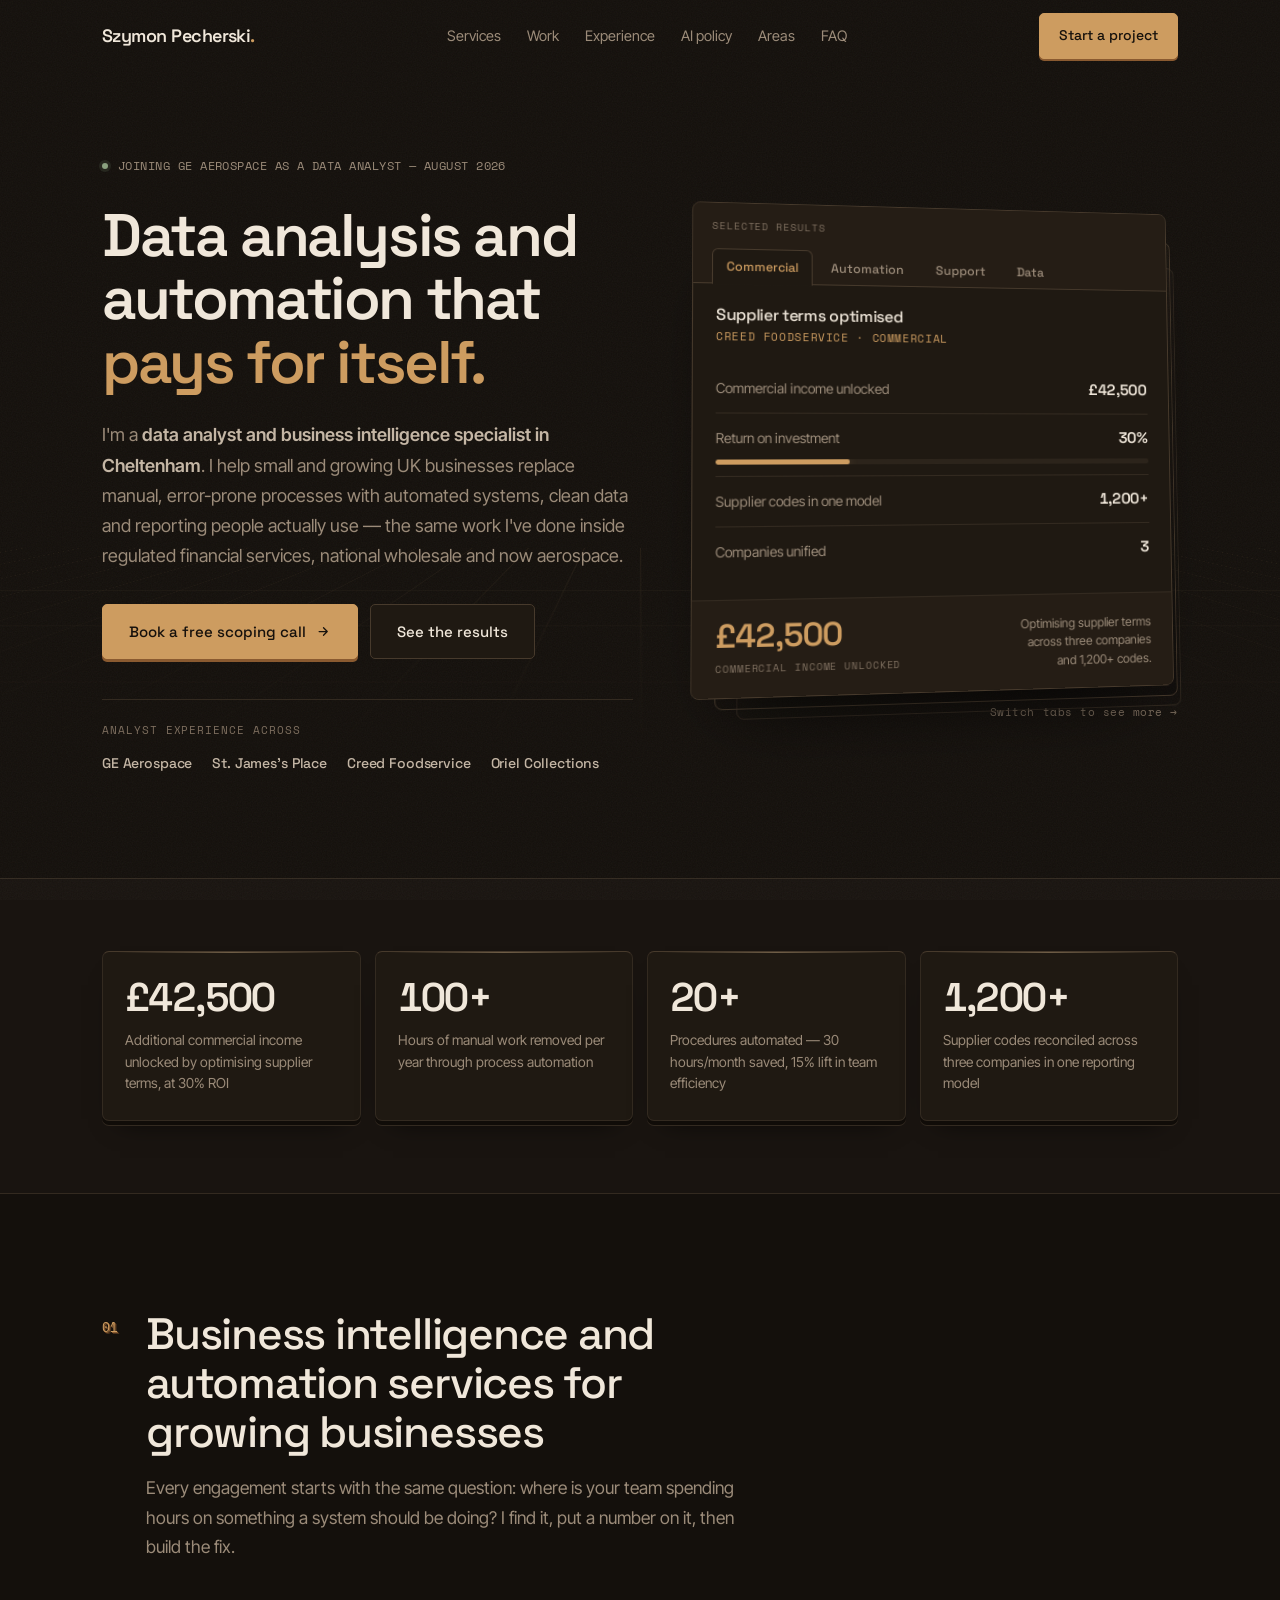
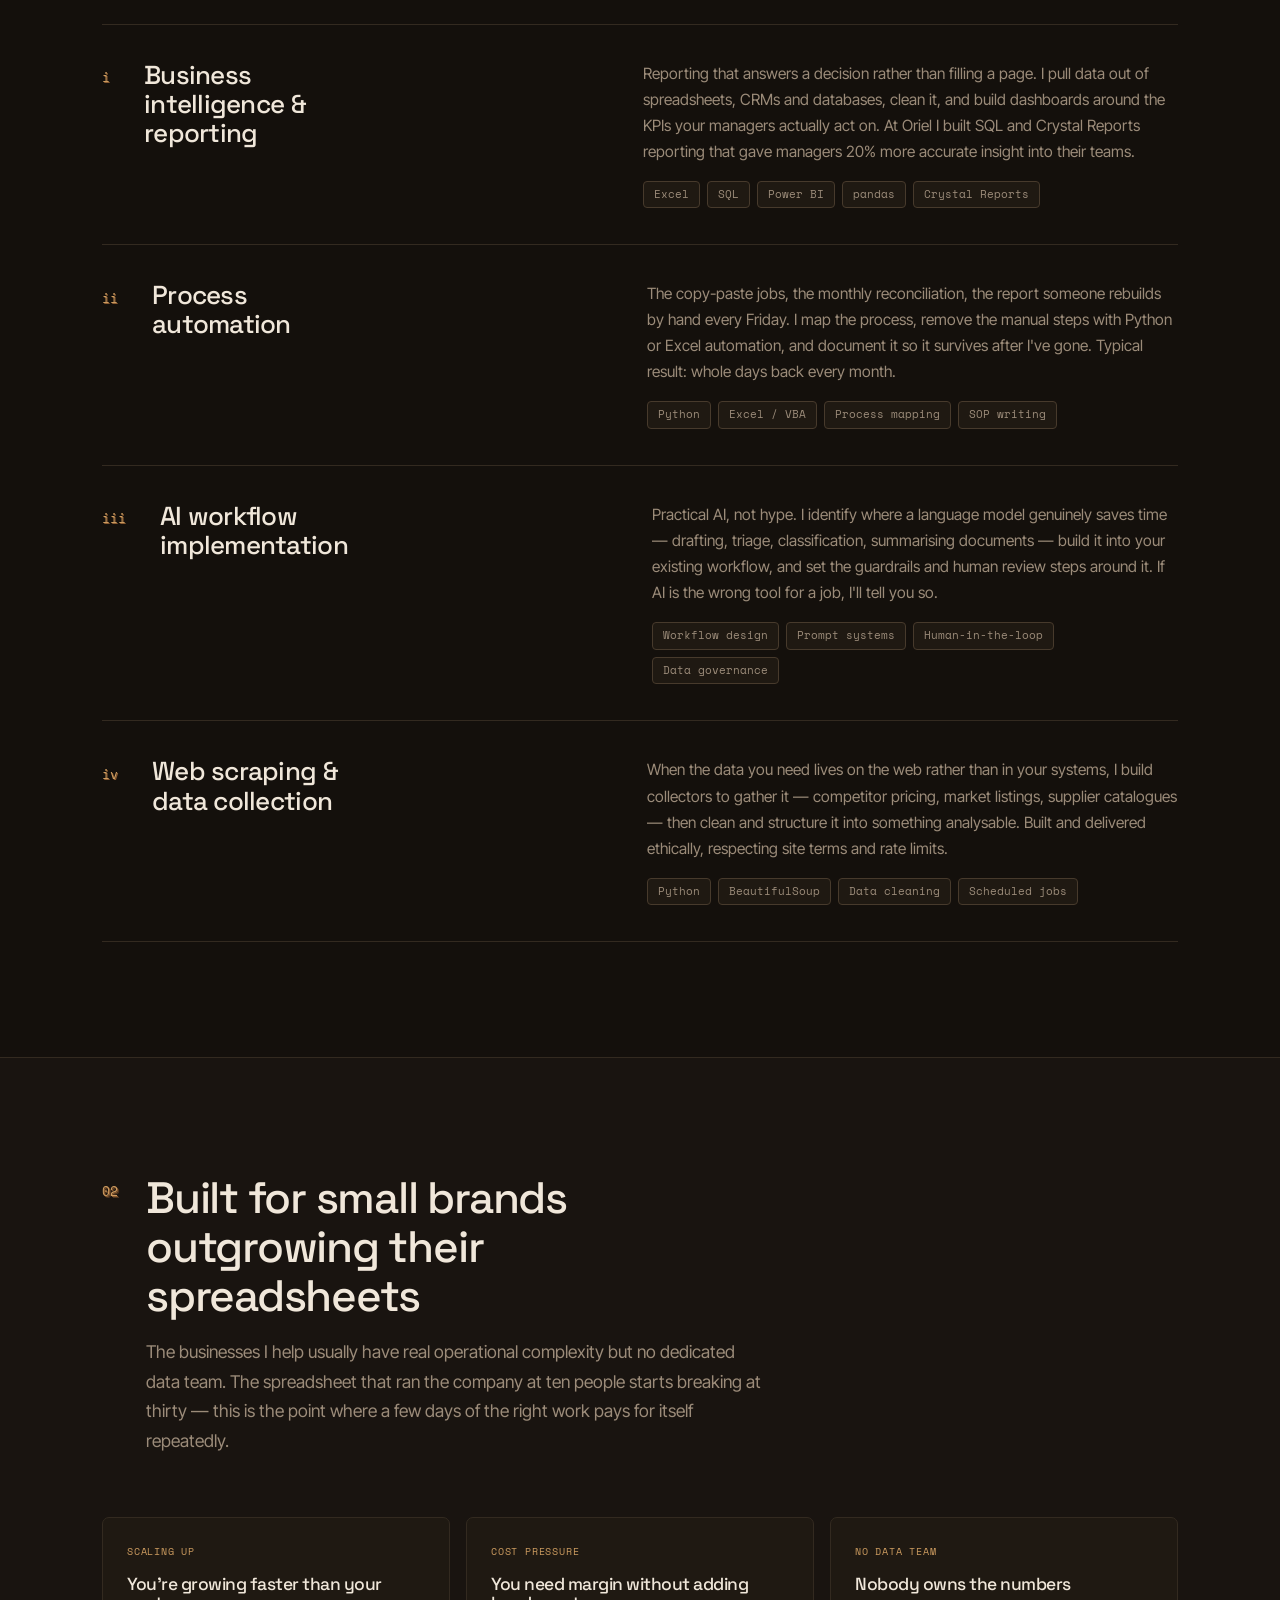
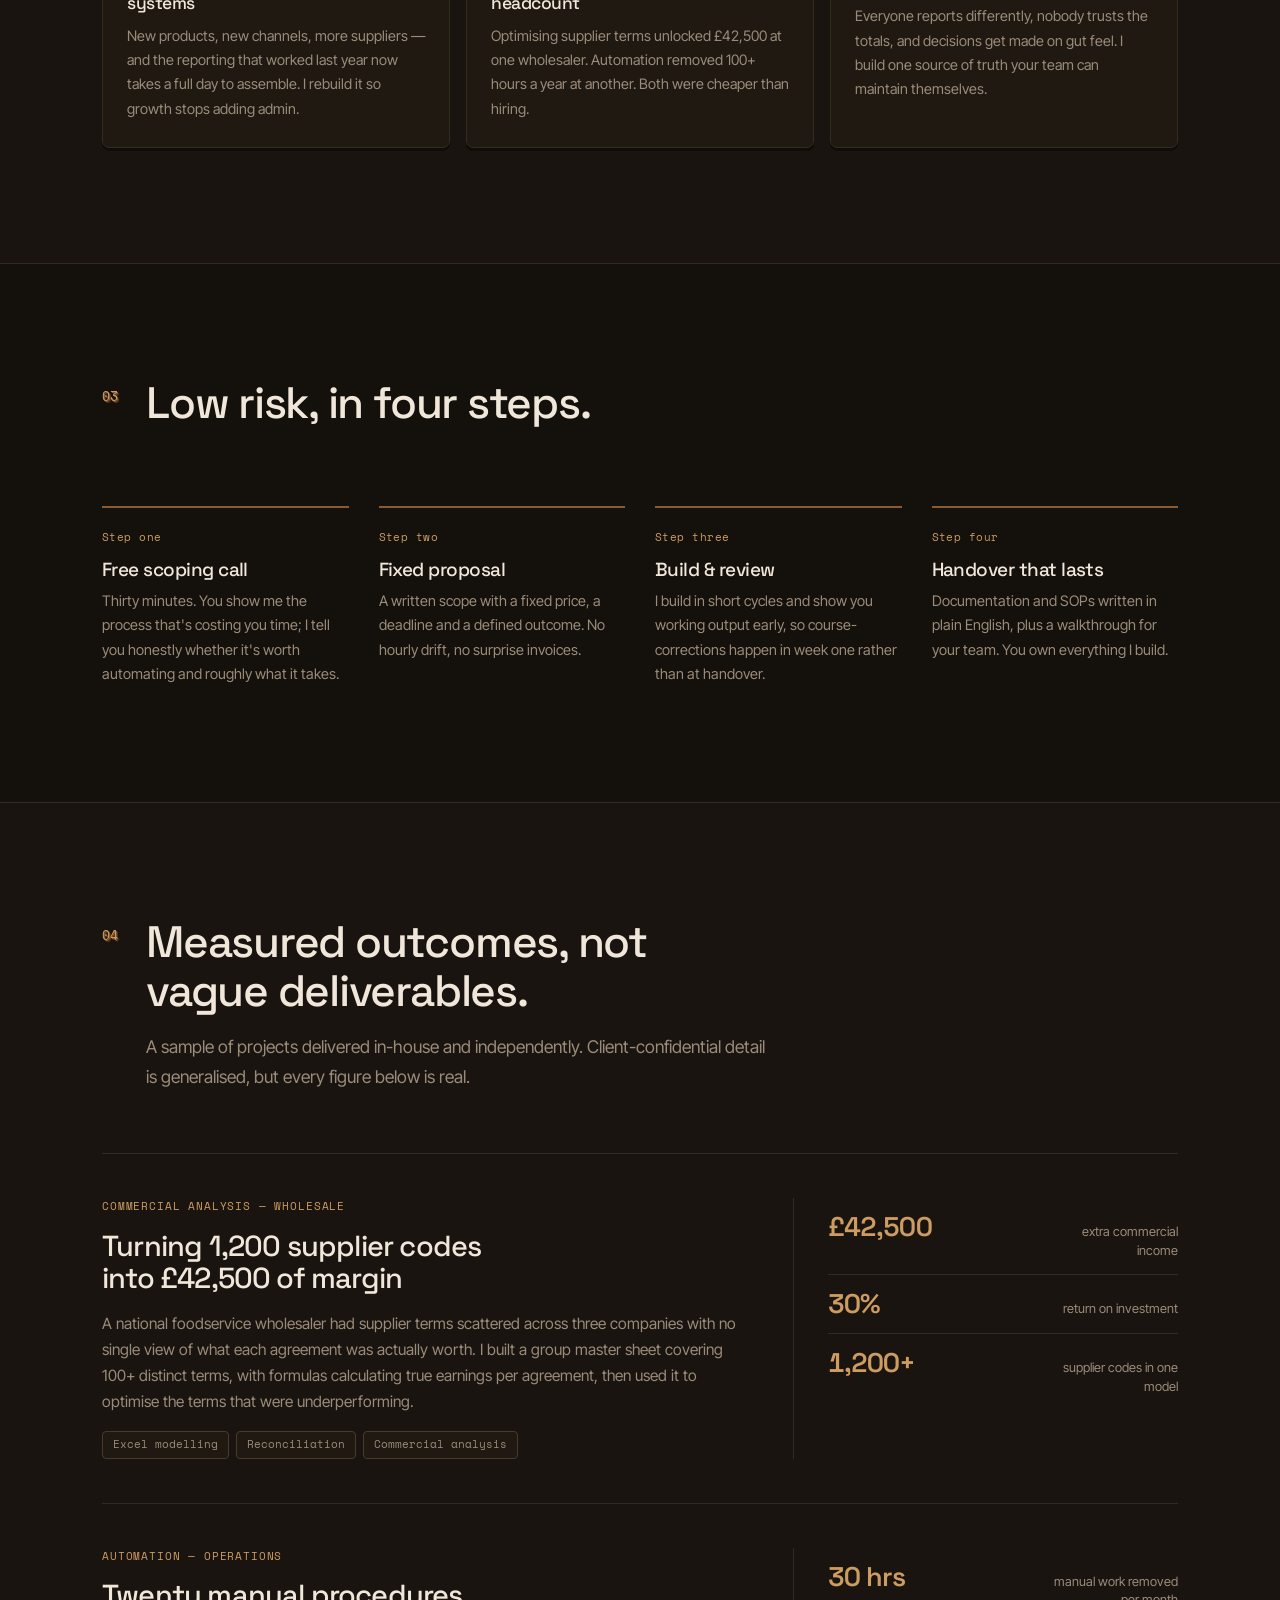
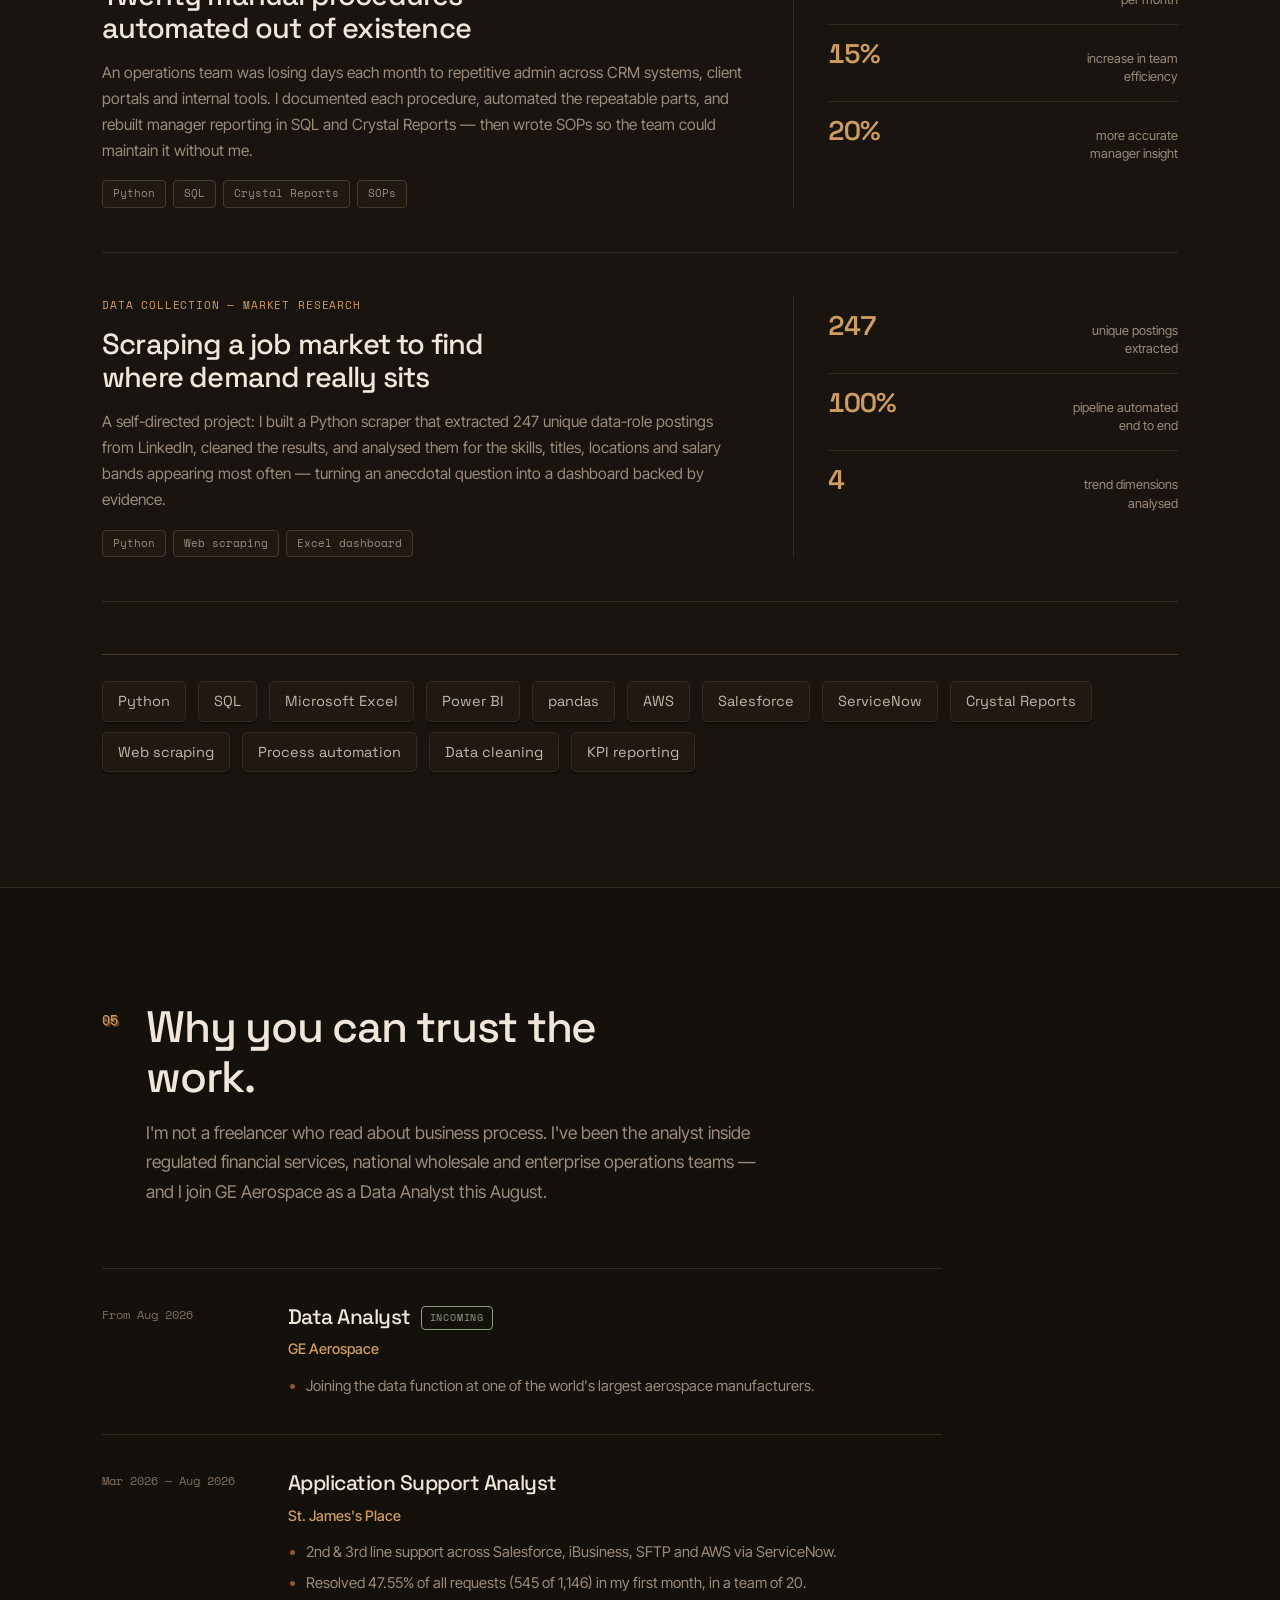
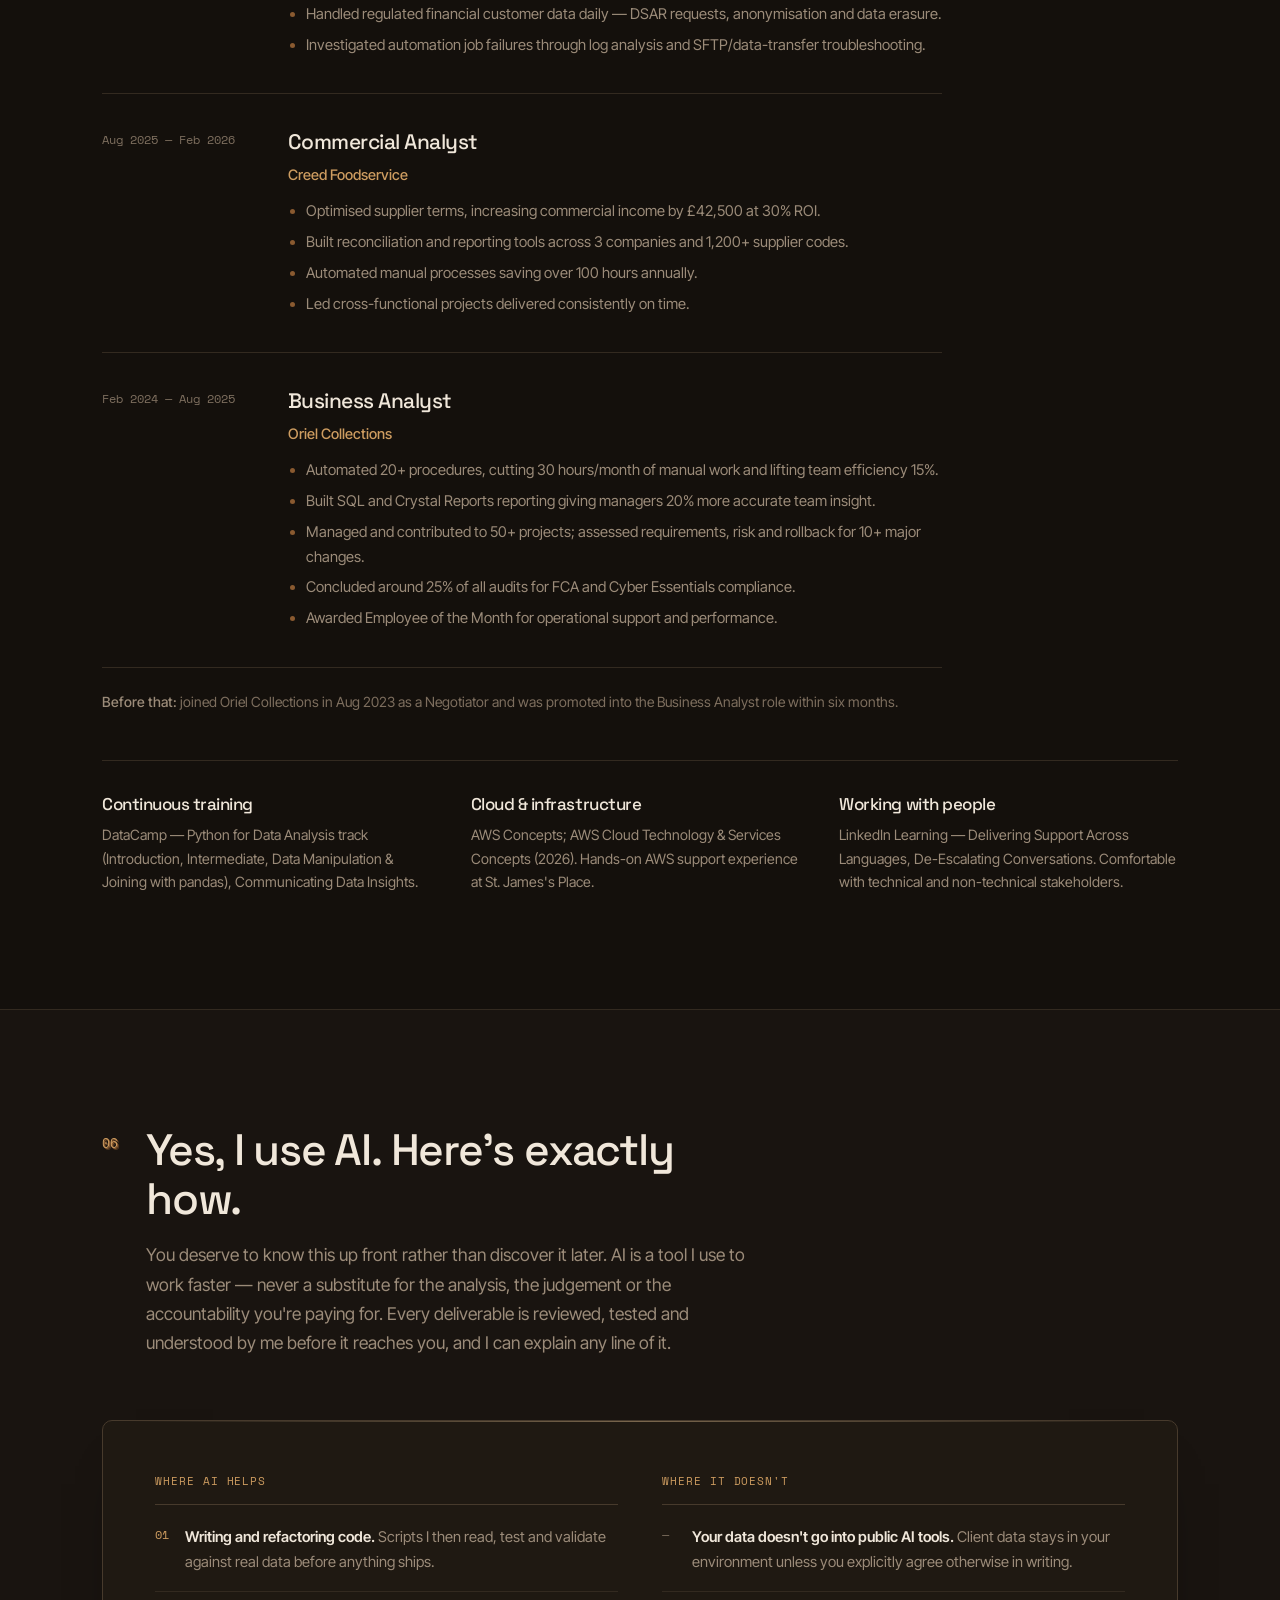
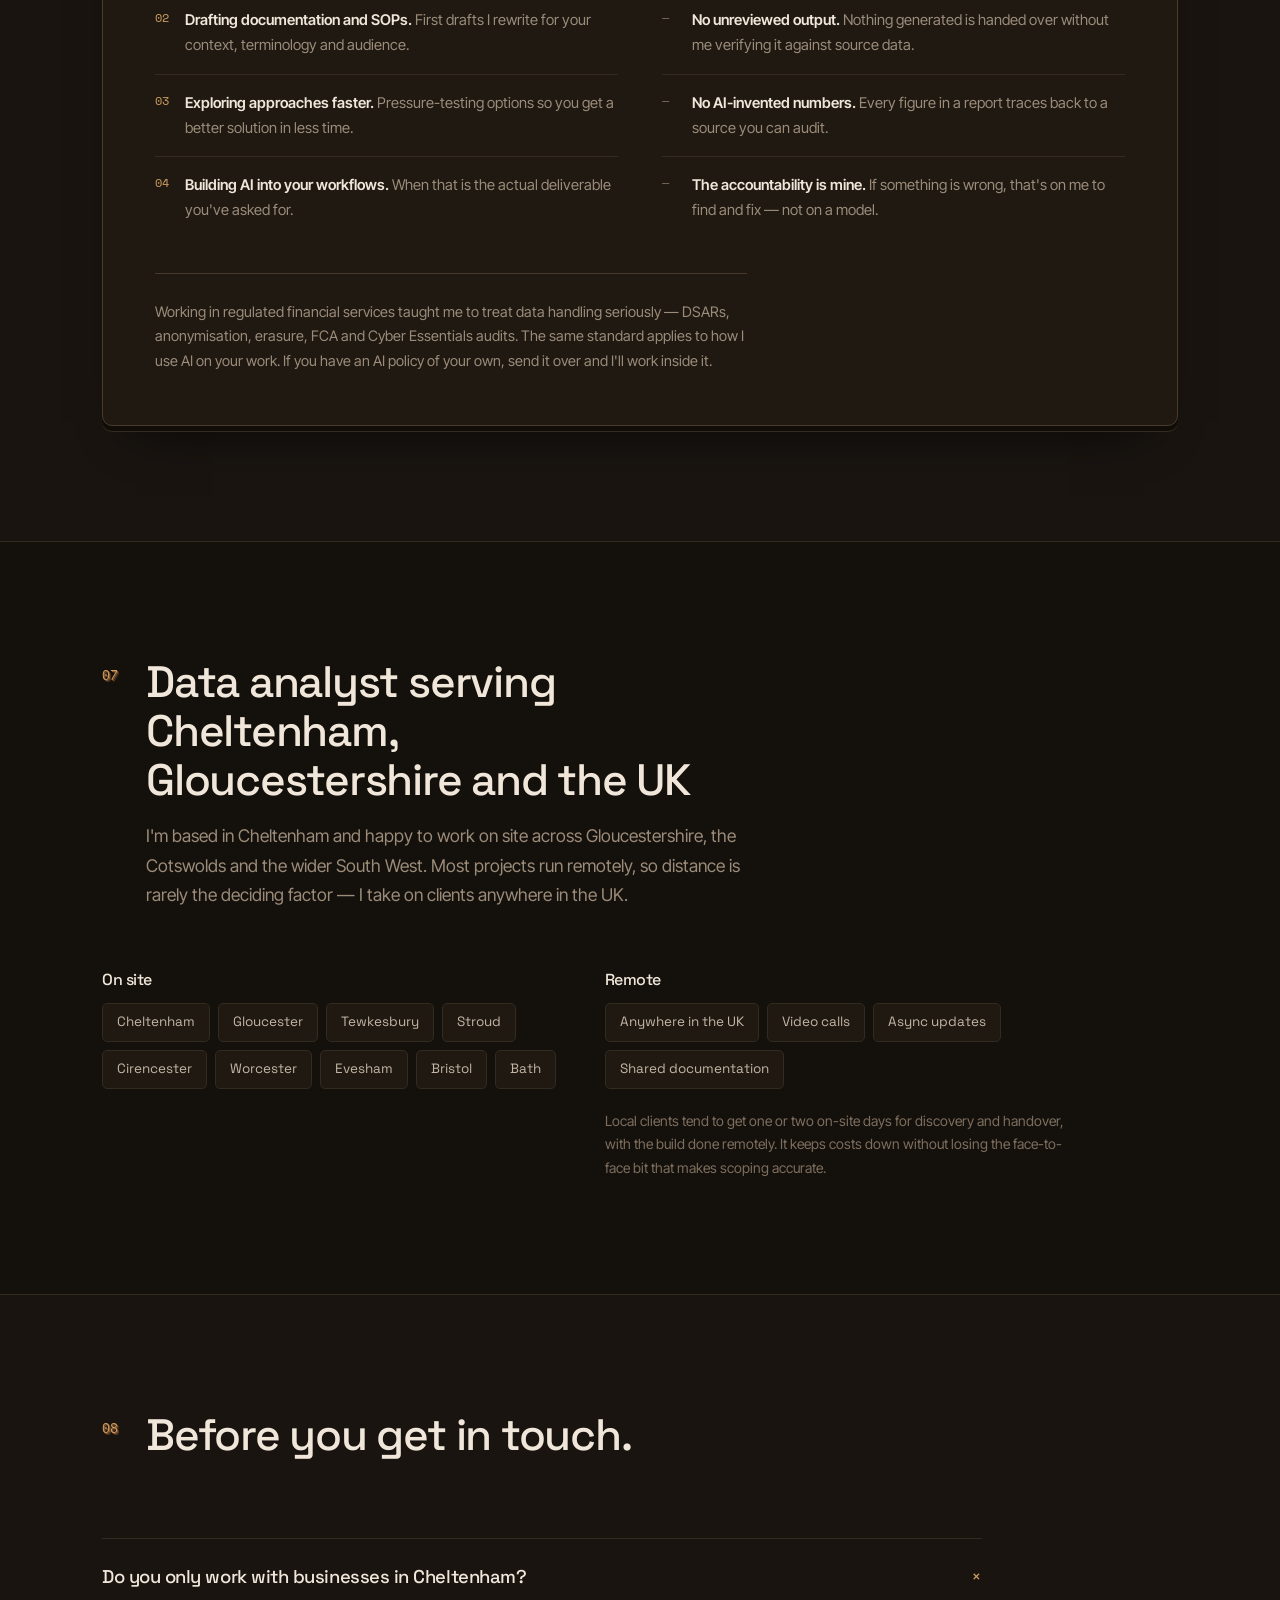
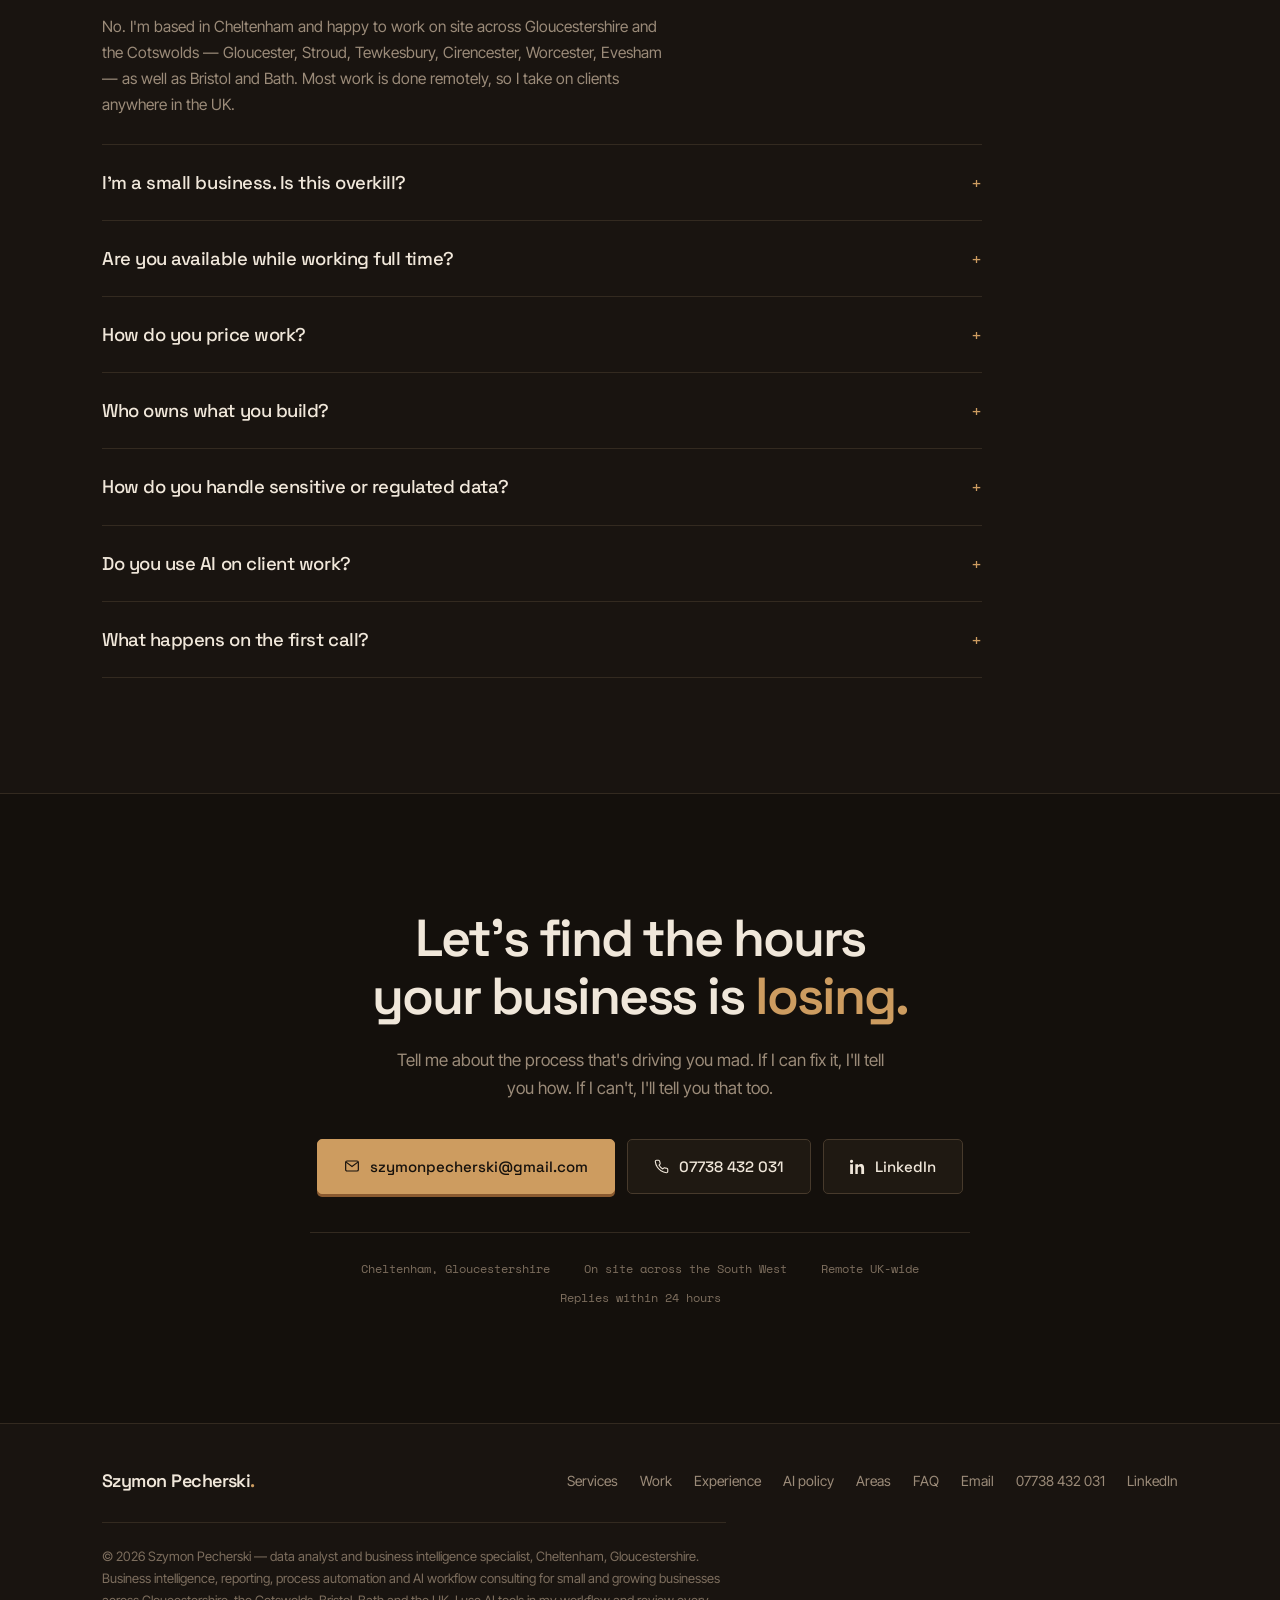
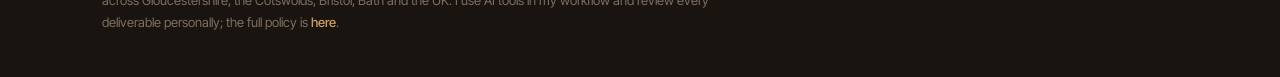
<file: index_2.html>
<!DOCTYPE html>
<html lang="en-GB">
<head>
<meta charset="utf-8">
<meta name="viewport" content="width=device-width, initial-scale=1, viewport-fit=cover">

<title>Data Analyst &amp; BI Specialist in Cheltenham | Szymon Pecherski</title>
<meta name="description" content="Freelance data analyst &amp; business intelligence specialist in Cheltenham. Dashboards, reporting and process automation for growing small brands across Gloucestershire and the UK.">
<meta name="author" content="Szymon Pecherski">
<meta name="theme-color" content="#14100c">
<meta name="robots" content="index, follow, max-image-preview:large, max-snippet:-1">
<link rel="canonical" href="https://szymonpecherski.online/">

<meta name="geo.region" content="GB-GLS">
<meta name="geo.placename" content="Cheltenham, Gloucestershire">
<meta name="geo.position" content="51.9000;-2.0800">
<meta name="ICBM" content="51.9000, -2.0800">

<meta property="og:type" content="website">
<meta property="og:site_name" content="Szymon Pecherski">
<meta property="og:title" content="Data Analyst &amp; BI Specialist in Cheltenham | Szymon Pecherski">
<meta property="og:description" content="Dashboards, reporting and process automation for growing small brands. £42,500 of commercial income unlocked. 100+ hours automated a year.">
<meta property="og:url" content="https://szymonpecherski.online/">
<meta property="og:locale" content="en_GB">
<meta property="og:image" content="https://szymonpecherski.online/og-image.png">
<meta property="og:image:width" content="1200">
<meta property="og:image:height" content="630">
<meta property="og:image:alt" content="Szymon Pecherski — data analyst and business intelligence specialist, Cheltenham">
<meta name="twitter:card" content="summary_large_image">
<meta name="twitter:title" content="Data Analyst &amp; BI Specialist in Cheltenham | Szymon Pecherski">
<meta name="twitter:description" content="Dashboards, reporting and process automation for growing small brands across Gloucestershire and the UK.">
<meta name="twitter:image" content="https://szymonpecherski.online/og-image.png">

<link rel="icon" href="data:image/svg+xml,%3Csvg xmlns='http://www.w3.org/2000/svg' viewBox='0 0 32 32'%3E%3Crect width='32' height='32' rx='6' fill='%2314100c'/%3E%3Cg stroke='%23c9995f' stroke-width='1.6' stroke-linecap='round'%3E%3Cpath d='M7 11h18M7 16h18M7 21h11'/%3E%3C/g%3E%3C/svg%3E">

<link rel="preconnect" href="https://fonts.googleapis.com">
<link rel="preconnect" href="https://fonts.gstatic.com" crossorigin>
<link href="https://fonts.googleapis.com/css2?family=Space+Grotesk:wght@400;500;600;700&family=Inter+Tight:wght@400;500;600&family=Space+Mono:wght@400;700&display=swap" rel="stylesheet">

<script type="application/ld+json">
{
  "@context": "https://schema.org",
  "@graph": [
    {
      "@type": ["ProfessionalService","LocalBusiness"],
      "@id": "https://szymonpecherski.online/#business",
      "name": "Szymon Pecherski — Data & BI Consulting",
      "alternateName": "Szymon Pecherski Data Analyst Cheltenham",
      "description": "Freelance data analyst and business intelligence specialist based in Cheltenham. Business intelligence and reporting, process automation, AI workflow implementation and web data collection for small and growing businesses.",
      "url": "https://szymonpecherski.online/",
      "image": "https://szymonpecherski.online/og-image.png",
      "email": "szymonpecherski@gmail.com",
      "telephone": "+447738432031",
      "priceRange": "££",
      "currenciesAccepted": "GBP",
      "address": {
        "@type": "PostalAddress",
        "addressLocality": "Cheltenham",
        "addressRegion": "Gloucestershire",
        "addressCountry": "GB"
      },
      "geo": { "@type": "GeoCoordinates", "latitude": 51.9000, "longitude": -2.0800 },
      "areaServed": [
        { "@type": "City", "name": "Cheltenham" },
        { "@type": "City", "name": "Gloucester" },
        { "@type": "City", "name": "Stroud" },
        { "@type": "City", "name": "Tewkesbury" },
        { "@type": "City", "name": "Cirencester" },
        { "@type": "City", "name": "Worcester" },
        { "@type": "City", "name": "Evesham" },
        { "@type": "City", "name": "Bristol" },
        { "@type": "City", "name": "Bath" },
        { "@type": "AdministrativeArea", "name": "Gloucestershire" },
        { "@type": "AdministrativeArea", "name": "The Cotswolds" },
        { "@type": "Country", "name": "United Kingdom" }
      ],
      "founder": { "@id": "https://szymonpecherski.online/#person" },
      "provider": { "@id": "https://szymonpecherski.online/#person" },
      "hasOfferCatalog": {
        "@type": "OfferCatalog",
        "name": "Data and automation services",
        "itemListElement": [
          { "@type": "Offer", "itemOffered": { "@type": "Service", "name": "Business intelligence & reporting", "description": "Dashboards and KPI reporting built from spreadsheets, CRMs and databases using Excel, SQL and Power BI." } },
          { "@type": "Offer", "itemOffered": { "@type": "Service", "name": "Process automation", "description": "Removing manual, repetitive business processes with Python and Excel automation, documented with SOPs." } },
          { "@type": "Offer", "itemOffered": { "@type": "Service", "name": "AI workflow implementation", "description": "Building language models into existing business workflows with guardrails and human review steps." } },
          { "@type": "Offer", "itemOffered": { "@type": "Service", "name": "Web scraping & data collection", "description": "Custom data collectors for competitor pricing, market listings and supplier catalogues." } }
        ]
      }
    },
    {
      "@type": "Person",
      "@id": "https://szymonpecherski.online/#person",
      "name": "Szymon Pecherski",
      "jobTitle": "Data Analyst & Business Intelligence Specialist",
      "url": "https://szymonpecherski.online/",
      "email": "szymonpecherski@gmail.com",
      "telephone": "+447738432031",
      "homeLocation": { "@type": "Place", "name": "Cheltenham, Gloucestershire, UK" },
      "sameAs": ["https://www.linkedin.com/in/szy05/"],
      "knowsAbout": ["Business Intelligence","Data Analysis","Process Automation","Python","SQL","Microsoft Excel","Power BI","pandas","Web Scraping","AI Workflow Design","KPI Reporting","Data Cleaning"],
      "worksFor": { "@type": "Organization", "name": "GE Aerospace" }
    },
    {
      "@type": "WebSite",
      "@id": "https://szymonpecherski.online/#website",
      "url": "https://szymonpecherski.online/",
      "name": "Szymon Pecherski — Data Analyst & BI Specialist, Cheltenham",
      "inLanguage": "en-GB",
      "publisher": { "@id": "https://szymonpecherski.online/#person" }
    },
    {
      "@type": "FAQPage",
      "@id": "https://szymonpecherski.online/#faq",
      "mainEntity": [
        { "@type": "Question", "name": "Do you only work with businesses in Cheltenham?",
          "acceptedAnswer": { "@type": "Answer", "text": "No. I'm based in Cheltenham and happy to work on site across Gloucestershire and the Cotswolds — Gloucester, Stroud, Tewkesbury, Cirencester, Worcester, Evesham — as well as Bristol and Bath. Most work is done remotely, so I take on clients anywhere in the UK." } },
        { "@type": "Question", "name": "I'm a small business. Is this overkill?",
          "acceptedAnswer": { "@type": "Answer", "text": "Usually the opposite. Small and growing businesses are where a few days of automation work pays back fastest, because nobody has had time to build proper systems yet. If you have people spending hours a week in spreadsheets, that is exactly the problem I solve." } },
        { "@type": "Question", "name": "Are you available while working full time?",
          "acceptedAnswer": { "@type": "Answer", "text": "Yes. I take on a limited number of freelance projects alongside my role, which is why I scope carefully and quote fixed timelines. If a project needs more capacity than I honestly have, I will say so at the scoping call rather than take it on and miss a deadline." } },
        { "@type": "Question", "name": "How do you price work?",
          "acceptedAnswer": { "@type": "Answer", "text": "Fixed price per project, agreed in writing before I start. You will know the cost, the deliverable and the deadline up front. For open-ended or ongoing work, a monthly retainer with a defined scope." } },
        { "@type": "Question", "name": "Who owns what you build?",
          "acceptedAnswer": { "@type": "Answer", "text": "You do. Code, dashboards, models and documentation are handed over in full at the end of the project, written to be maintained by your team. No lock-in and no dependency on me to keep it running." } },
        { "@type": "Question", "name": "How do you handle sensitive or regulated data?",
          "acceptedAnswer": { "@type": "Answer", "text": "I have handled regulated financial customer data daily, including DSAR requests, anonymisation and erasure, and contributed to FCA and Cyber Essentials audits. I work inside your existing controls, sign an NDA or DPA, and keep data in your environment." } },
        { "@type": "Question", "name": "Do you use AI on client work?",
          "acceptedAnswer": { "@type": "Answer", "text": "Yes, and I disclose exactly how. AI helps me write and refactor code, draft documentation and explore approaches faster. Client data does not go into public AI tools, nothing generated is handed over unreviewed, and every figure in a report traces back to a source you can audit." } },
        { "@type": "Question", "name": "What happens on the first call?",
          "acceptedAnswer": { "@type": "Answer", "text": "You walk me through the process that is costing you time or money. I ask questions, and by the end you will have an honest view of whether it is worth fixing, roughly what it would take, and whether I am the right person for it. Free, no obligation, about thirty minutes." } }
      ]
    }
  ]
}
</script>

<style>
/* ============================================================
   PALETTE — dark wood. Change here to rebrand.
   ============================================================ */
:root{
  --bg:#14100c; --bg-2:#191410; --card:#1f1912; --card-2:#251d15; --deep:#0c0906;
  --line:#332a20; --line-2:#473a2c;
  --text:#f0e7da; --body:#c4b6a5; --muted:#9b8b79; --faint:#7d6e5e;
  --oak:#cd9c60; --tan:#e7c495; --walnut:#8a5a30; --patina:#8aa17f;

  --maxw:1140px;
  --disp:'Space Grotesk',ui-sans-serif,system-ui,sans-serif;
  --sans:'Inter Tight',-apple-system,BlinkMacSystemFont,'Segoe UI',Roboto,Helvetica,Arial,sans-serif;
  --mono:'Space Mono',ui-monospace,SFMono-Regular,Menlo,monospace;
  --ease:cubic-bezier(.22,1,.36,1);
}
*,*::before,*::after{box-sizing:border-box}
html{scroll-behavior:smooth;-webkit-text-size-adjust:100%}
body{margin:0;background:var(--bg);color:var(--body);font-family:var(--sans);font-size:16.5px;
  line-height:1.68;-webkit-font-smoothing:antialiased;overflow-x:hidden;position:relative}
body::before{content:"";position:fixed;inset:0;z-index:0;pointer-events:none;opacity:.045;
  background-image:url("data:image/svg+xml,%3Csvg xmlns='http://www.w3.org/2000/svg' width='180' height='180'%3E%3Cfilter id='n'%3E%3CfeTurbulence type='fractalNoise' baseFrequency='.8' numOctaves='4'/%3E%3C/filter%3E%3Crect width='180' height='180' filter='url(%23n)'/%3E%3C/svg%3E")}
img{max-width:100%;display:block}
a{color:inherit;text-decoration:none}
p{margin:0}
h1,h2,h3,h4{margin:0;font-family:var(--disp);font-weight:500;color:var(--text);
  letter-spacing:-.028em;line-height:1.12}
::selection{background:var(--oak);color:#14100c}
:focus-visible{outline:2px solid var(--oak);outline-offset:3px;border-radius:3px}
.sr{position:absolute;width:1px;height:1px;padding:0;margin:-1px;overflow:hidden;
  clip:rect(0 0 0 0);white-space:nowrap;border:0}

.wrap{width:100%;max-width:var(--maxw);margin:0 auto;padding:0 32px;position:relative;z-index:1}
section{position:relative;z-index:1;padding:clamp(70px,9vw,124px) 0}
.band{background:var(--bg-2);border-block:1px solid var(--line)}
.sec-head{display:grid;grid-template-columns:auto 1fr;gap:0 28px;align-items:start;margin-bottom:clamp(38px,5vw,62px)}
.sec-no{font-family:var(--mono);font-size:13px;color:var(--oak);padding-top:.55em;
  text-shadow:1px 1px 0 var(--walnut),2px 2px 0 rgba(138,90,48,.45)}
.sec-head h2{font-size:clamp(28px,4.2vw,44px);max-width:20ch;margin-bottom:16px}
.sec-head .lede{color:var(--muted);font-size:clamp(15.5px,1.7vw,17.5px);max-width:62ch}
.rule{height:1px;background:var(--line-2);transform:scaleX(0);transform-origin:left;
  transition:transform 1s var(--ease);margin-bottom:26px}
.rule.in{transform:scaleX(1)}
.accent{color:var(--oak)}

.btn{display:inline-flex;align-items:center;justify-content:center;gap:10px;padding:14px 26px;
  border-radius:5px;font-family:var(--disp);font-size:15px;font-weight:500;border:1px solid transparent;
  cursor:pointer;transition:background .25s,border-color .25s,color .25s,transform .25s var(--ease),box-shadow .25s}
.btn-solid{background:var(--oak);color:#16110c;border-color:var(--oak);box-shadow:0 3px 0 var(--walnut)}
.btn-solid:hover{background:var(--tan);border-color:var(--tan);transform:translateY(-2px);box-shadow:0 5px 0 var(--walnut)}
.btn-solid:active{transform:translateY(1px);box-shadow:0 1px 0 var(--walnut)}
.btn-line{border-color:var(--line-2);color:var(--text);background:var(--card)}
.btn-line:hover{border-color:var(--oak);color:var(--oak);transform:translateY(-2px)}
.btn-sm{padding:10px 19px;font-size:14px;box-shadow:0 2px 0 var(--walnut)}
.btn-sm:hover{box-shadow:0 4px 0 var(--walnut)}
.btn svg{flex:none;transition:transform .3s var(--ease)}
.btn:hover svg{transform:translateX(3px)}
.ul{position:relative;color:var(--oak);font-weight:500}
.ul::after{content:"";position:absolute;left:0;right:0;bottom:-2px;height:1px;background:currentColor;
  transform:scaleX(0);transform-origin:right;transition:transform .35s var(--ease)}
.ul:hover::after{transform:scaleX(1);transform-origin:left}

header{position:fixed;top:0;left:0;right:0;z-index:60;border-bottom:1px solid transparent;
  transition:background .3s,border-color .3s}
header.stuck{background:rgba(20,16,12,.86);backdrop-filter:blur(12px);
  -webkit-backdrop-filter:blur(12px);border-bottom-color:var(--line)}
.hd{display:flex;align-items:center;justify-content:space-between;height:72px;gap:24px}
.name{font-family:var(--disp);font-size:18px;font-weight:600;color:var(--text);letter-spacing:-.03em;white-space:nowrap}
.name span{color:var(--oak)}
nav.links{display:flex;gap:26px;align-items:center}
nav.links a{font-size:14.5px;color:var(--muted);position:relative;padding:4px 0;transition:color .25s}
nav.links a::after{content:"";position:absolute;left:0;right:0;bottom:0;height:1px;background:var(--oak);
  transform:scaleX(0);transform-origin:right;transition:transform .3s var(--ease)}
nav.links a:hover{color:var(--text)}
nav.links a:hover::after{transform:scaleX(1);transform-origin:left}
.burger{display:none;width:40px;height:40px;border:1px solid var(--line-2);background:var(--card);
  border-radius:5px;cursor:pointer;padding:0;place-items:center}
.burger span{display:block;width:16px;height:1.4px;background:var(--text);margin:3.6px auto;transition:.3s var(--ease)}
.burger.open span:nth-child(1){transform:translateY(5px) rotate(45deg)}
.burger.open span:nth-child(2){opacity:0}
.burger.open span:nth-child(3){transform:translateY(-5px) rotate(-45deg)}
.mnav{position:fixed;inset:72px 0 auto 0;z-index:59;background:var(--bg);border-bottom:1px solid var(--line);
  padding:8px 32px 26px;display:none;flex-direction:column}
.mnav.open{display:flex;animation:drop .3s var(--ease)}
@keyframes drop{from{opacity:0;transform:translateY(-10px)}to{opacity:1;transform:none}}
.mnav a{padding:15px 0;border-bottom:1px solid var(--line);color:var(--body);font-size:15.5px}
.mnav .btn{margin-top:20px}

/* ---------- hero ---------- */
.hero{padding-top:150px;padding-bottom:clamp(64px,8vw,110px);overflow:hidden}
.hero-grid{display:grid;grid-template-columns:1.05fr .95fr;gap:clamp(40px,5vw,68px);align-items:center}
.floor{position:absolute;left:-20%;right:-20%;bottom:-90px;height:420px;z-index:0;pointer-events:none;
  perspective:400px;perspective-origin:50% 0%;opacity:.5}
.floor-g{position:absolute;inset:0;transform:rotateX(74deg);transform-origin:50% 0%;
  background-image:linear-gradient(rgba(205,156,96,.16) 1px,transparent 1px),
                   linear-gradient(90deg,rgba(205,156,96,.16) 1px,transparent 1px);
  background-size:56px 56px;mask-image:linear-gradient(#000,transparent 62%);
  -webkit-mask-image:linear-gradient(#000,transparent 62%);animation:floorRun 14s linear infinite}
@keyframes floorRun{to{background-position:0 56px}}
.avail{display:inline-flex;align-items:center;gap:10px;font-family:var(--mono);font-size:11.5px;
  letter-spacing:.04em;text-transform:uppercase;color:var(--muted);margin-bottom:28px}
.avail i{width:6px;height:6px;border-radius:50%;background:var(--patina);flex:none;
  box-shadow:0 0 0 3px rgba(138,161,127,.14)}
.hero h1{font-size:clamp(36px,5.4vw,60px);letter-spacing:-.04em;line-height:1.06;margin-bottom:26px;
  max-width:15ch;font-weight:600}
.hero h1 .hl{color:var(--oak)}
.w{display:inline-block;overflow:hidden;vertical-align:bottom;padding-bottom:.14em;margin-bottom:-.14em}
.w > i{display:inline-block;font-style:normal;transform:translateY(105%);animation:rise .95s var(--ease) forwards}
@keyframes rise{to{transform:none}}
.hero-sub{font-size:clamp(16px,1.85vw,18px);color:var(--muted);max-width:54ch;margin-bottom:32px}
.hero-sub strong{color:var(--body);font-weight:600}
.hero-cta{display:flex;gap:12px;flex-wrap:wrap;margin-bottom:40px}
.fade-up{opacity:0;transform:translateY(16px);animation:fu .9s var(--ease) forwards}
@keyframes fu{to{opacity:1;transform:none}}
.trust{border-top:1px solid var(--line);padding-top:22px}
.trust b{display:block;font-family:var(--mono);font-size:10.5px;letter-spacing:.09em;text-transform:uppercase;
  color:var(--faint);font-weight:400;margin-bottom:13px}
.trust-row{display:flex;flex-wrap:wrap;gap:8px 20px}
.trust-row span{font-family:var(--disp);font-size:14px;color:var(--body);font-weight:500;letter-spacing:-.01em}

/* ---------- interactive 3D deck ---------- */
.stage{perspective:1300px;perspective-origin:60% 45%;opacity:0;
  animation:fu .9s var(--ease) .9s forwards, bob 9s ease-in-out 1.9s infinite}
@keyframes bob{50%{transform:translateY(-9px)}}
.stage:hover,.stage:focus-within{animation-play-state:paused}
.deck{position:relative;transform-style:preserve-3d;transform:rotateY(9deg) rotateX(3.5deg);
  transition:transform .7s var(--ease);will-change:transform}
.ghost{position:absolute;inset:0;border:1px solid var(--line-2);border-radius:8px;
  background:linear-gradient(160deg,rgba(205,156,96,.05),rgba(0,0,0,.2))}
.g1{transform:translateZ(-52px) translate(20px,18px)}
.g2{transform:translateZ(-104px) translate(40px,36px);opacity:.55}
.panel{position:relative;transform-style:preserve-3d;background:var(--card);border:1px solid var(--line-2);
  border-radius:8px;box-shadow:0 40px 70px -40px rgba(0,0,0,.9)}
.panel::before{content:"";position:absolute;top:0;bottom:0;right:100%;width:15px;
  background:linear-gradient(90deg,var(--deep),#241c14);border-radius:3px 0 0 3px;
  transform-origin:100% 50%;transform:rotateY(-90deg)}
.panel-hd{padding:15px 18px 0;border-radius:7px 7px 0 0;background:var(--card-2)}
.panel-hd .lbl{font-family:var(--mono);font-size:10px;letter-spacing:.09em;text-transform:uppercase;
  color:var(--faint);margin-bottom:12px;display:block}
.tabs{display:flex;gap:4px;flex-wrap:wrap}
.tab{appearance:none;background:transparent;border:1px solid transparent;border-bottom:none;
  border-radius:6px 6px 0 0;padding:9px 13px;font-family:var(--disp);font-size:12.5px;font-weight:500;
  color:var(--muted);cursor:pointer;transition:color .22s,background .22s,border-color .22s;
  position:relative;top:1px;white-space:nowrap}
.tab:hover{color:var(--text);background:rgba(205,156,96,.07)}
.tab[aria-selected="true"]{color:var(--oak);background:var(--card);
  border-color:var(--line-2);border-bottom:1px solid var(--card)}
.panel-bd{padding:22px;border-top:1px solid var(--line-2);margin-top:-1px}
.view{display:none}
.view.on{display:block;animation:viewIn .45s var(--ease) both}
@keyframes viewIn{from{opacity:0;transform:translateY(8px)}to{opacity:1;transform:none}}
.view h3{font-size:16px;font-weight:500;margin-bottom:4px;letter-spacing:-.02em}
.view .who{font-family:var(--mono);font-size:10.5px;letter-spacing:.06em;text-transform:uppercase;
  color:var(--oak);margin-bottom:18px}
.mrow{padding:11px 0;border-bottom:1px solid var(--line)}
.mrow:last-of-type{border-bottom:none}
.mrow-t{display:flex;justify-content:space-between;gap:14px;align-items:baseline}
.mrow-t b{font-weight:400;color:var(--muted);font-size:13.6px}
.mrow-t u{text-decoration:none;font-family:var(--disp);font-weight:600;font-size:15.5px;color:var(--text);
  font-variant-numeric:tabular-nums;letter-spacing:-.02em;white-space:nowrap}
.tr{height:5px;background:#2c241b;border-radius:2px;overflow:hidden;margin-top:8px}
.tr i{display:block;height:100%;background:var(--oak);width:0;border-radius:2px;
  transition:width 1.1s var(--ease);box-shadow:0 0 10px rgba(205,156,96,.3)}
.panel-ft{padding:18px 22px;border-top:1px solid var(--line);background:var(--card-2);
  border-radius:0 0 7px 7px;display:flex;justify-content:space-between;align-items:flex-end;gap:16px}
.panel-ft .big{font-family:var(--disp);font-size:32px;font-weight:600;color:var(--oak);line-height:1;
  font-variant-numeric:tabular-nums;letter-spacing:-.03em}
.panel-ft .lab{font-family:var(--mono);font-size:10px;letter-spacing:.09em;text-transform:uppercase;
  color:var(--faint);margin-top:8px}
.panel-ft .cap{font-size:12.3px;color:var(--muted);text-align:right;max-width:20ch;line-height:1.5}
.hint{margin-top:14px;font-family:var(--mono);font-size:10.5px;letter-spacing:.05em;color:var(--faint);
  text-align:right}

.rv{opacity:0;transform:translateY(20px);transition:opacity .9s var(--ease),transform .9s var(--ease)}
.rv.in{opacity:1;transform:none}

/* ---------- figures ---------- */
.figs{display:grid;grid-template-columns:repeat(4,1fr);gap:14px;perspective:900px}
.fig{background:var(--card);border:1px solid var(--line);border-top-color:var(--line-2);border-radius:7px;
  padding:26px 22px;position:relative;
  box-shadow:0 4px 0 #100c08,0 5px 0 var(--line),0 16px 26px -18px rgba(0,0,0,.9);
  transition:transform .45s var(--ease),box-shadow .45s var(--ease),border-color .3s}
.fig::after{content:"";position:absolute;left:14px;right:14px;top:0;height:1px;
  background:linear-gradient(90deg,transparent,rgba(231,196,149,.4),transparent)}
.fig:hover{transform:translateY(-5px) rotateX(6deg);border-color:var(--line-2);
  box-shadow:0 9px 0 #100c08,0 10px 0 var(--line-2),0 26px 36px -20px rgba(0,0,0,.95)}
.fig .n{font-family:var(--disp);font-size:clamp(28px,3.6vw,40px);font-weight:600;color:var(--text);
  line-height:1;margin-bottom:12px;font-variant-numeric:tabular-nums;letter-spacing:-.04em}
.fig .t{font-size:13.8px;color:var(--muted);line-height:1.55}

/* ---------- services ---------- */
.svc{border-top:1px solid var(--line)}
.svc-item{display:grid;grid-template-columns:auto 1fr 1.15fr;gap:0 34px;padding:36px 0;
  border-bottom:1px solid var(--line);align-items:start;transition:background .3s}
.svc-item:hover{background:rgba(205,156,96,.035)}
.svc-n{font-family:var(--mono);font-size:12.5px;color:var(--oak);padding-top:.5em;text-shadow:1px 1px 0 var(--walnut)}
.svc-item h3{font-size:clamp(20px,2.4vw,26px);max-width:14ch;font-weight:500}
.svc-item p{color:var(--muted);font-size:15.5px}
.chips{display:flex;flex-wrap:wrap;gap:7px;margin-top:16px}
.chip{font-family:var(--mono);font-size:10.5px;padding:4px 10px;border:1px solid var(--line-2);
  border-radius:4px;color:var(--muted);background:var(--card)}

/* ---------- who it's for ---------- */
.who-grid{display:grid;grid-template-columns:repeat(3,1fr);gap:16px}
.who-card{background:var(--card);border:1px solid var(--line);border-radius:7px;padding:26px 24px;
  box-shadow:0 3px 0 #100c08;transition:transform .35s var(--ease),border-color .3s}
.who-card:hover{transform:translateY(-3px);border-color:var(--line-2)}
.who-card h3{font-size:17.5px;margin-bottom:10px;font-weight:500}
.who-card p{font-size:14.4px;color:var(--muted)}
.who-card .sig{font-family:var(--mono);font-size:10px;letter-spacing:.08em;text-transform:uppercase;
  color:var(--oak);margin-bottom:14px;display:block}

/* ---------- process ---------- */
.steps{display:grid;grid-template-columns:repeat(4,1fr);gap:30px}
.step{border-top:2px solid var(--walnut);padding-top:20px;transition:border-color .3s}
.step:hover{border-top-color:var(--oak)}
.step b{display:block;font-family:var(--mono);font-size:11px;color:var(--oak);margin-bottom:12px;
  font-weight:400;letter-spacing:.04em}
.step h4{font-size:19px;margin-bottom:9px;font-weight:500}
.step p{font-size:14.5px;color:var(--muted)}

/* ---------- work ---------- */
.case{display:grid;grid-template-columns:1.25fr .75fr;gap:0 48px;padding:44px 0;border-bottom:1px solid var(--line)}
.case:first-of-type{border-top:1px solid var(--line)}
.kicker{font-family:var(--mono);font-size:10.5px;letter-spacing:.08em;text-transform:uppercase;
  color:var(--oak);margin-bottom:14px}
.case h3{font-size:clamp(21px,2.7vw,29px);margin-bottom:16px;max-width:22ch;font-weight:500}
.case p{color:var(--muted);font-size:15.5px}
.res{border-left:1px solid var(--line);padding-left:34px}
.res-row{padding:14px 0;border-bottom:1px solid var(--line);display:flex;justify-content:space-between;
  align-items:baseline;gap:14px}
.res-row:last-child{border-bottom:none}
.res-row .v{font-family:var(--disp);font-size:clamp(21px,2.4vw,27px);font-weight:600;color:var(--oak);
  line-height:1.1;font-variant-numeric:tabular-nums;letter-spacing:-.03em}
.res-row .k{font-size:12.8px;color:var(--muted);text-align:right;max-width:18ch;line-height:1.45}

.stack{display:flex;flex-wrap:wrap;gap:10px 12px}
.stack span{font-family:var(--disp);font-size:14.5px;color:var(--body);padding:7px 15px;
  border:1px solid var(--line);border-radius:5px;background:var(--card);box-shadow:0 2px 0 #100c08;
  transition:transform .25s var(--ease),border-color .25s,color .25s,box-shadow .25s}
.stack span:hover{border-color:var(--oak);color:var(--oak);transform:translateY(-2px);box-shadow:0 4px 0 #100c08}

/* ---------- timeline ---------- */
.tl{max-width:840px}
.tl-item{display:grid;grid-template-columns:152px 1fr;gap:0 34px;padding:30px 0;border-top:1px solid var(--line)}
.tl-item:last-of-type{border-bottom:1px solid var(--line)}
.tl-when{font-family:var(--mono);font-size:11.5px;color:var(--faint);padding-top:.5em;line-height:1.8}
.tl-role{font-family:var(--disp);font-size:21px;color:var(--text);font-weight:500;margin-bottom:3px;letter-spacing:-.025em}
.tl-co{font-size:14.5px;color:var(--oak);font-weight:500;margin-bottom:12px}
.tag-now{display:inline-block;font-family:var(--mono);font-size:9.5px;letter-spacing:.08em;text-transform:uppercase;
  padding:3px 8px;border-radius:4px;margin-left:10px;vertical-align:3px;border:1px solid var(--patina);color:var(--patina)}
.tl-item ul{margin:0;padding-left:18px;color:var(--muted);font-size:14.8px}
.tl-item li{margin-bottom:6px}
.tl-item li::marker{color:var(--walnut)}
.tl-foot{padding:22px 0 0;font-size:14px;color:var(--faint)}
.tl-foot b{color:var(--muted);font-weight:500}
.notes{display:grid;grid-template-columns:repeat(3,1fr);gap:30px;margin-top:46px;padding-top:34px;
  border-top:1px solid var(--line)}
.note h4{font-size:17px;margin-bottom:9px;font-weight:500}
.note p{font-size:14.2px;color:var(--muted)}

/* ---------- AI policy ---------- */
.ai-box{border:1px solid var(--line-2);border-radius:10px;background:var(--card);
  padding:clamp(28px,4.4vw,52px);position:relative;
  box-shadow:0 5px 0 #100c08,0 6px 0 var(--line),0 30px 50px -34px rgba(0,0,0,.95)}
.ai-box::before{content:"";position:absolute;left:24px;right:24px;top:0;height:1px;
  background:linear-gradient(90deg,transparent,rgba(231,196,149,.45),transparent)}
.ai-cols{display:grid;grid-template-columns:1fr 1fr;gap:44px}
.ai-h{font-family:var(--mono);font-size:10.5px;letter-spacing:.09em;text-transform:uppercase;color:var(--oak);
  padding-bottom:14px;border-bottom:1px solid var(--line-2);margin-bottom:4px}
.ai-l{list-style:none;margin:0;padding:0}
.ai-l li{padding:16px 0;border-bottom:1px solid var(--line);font-size:14.8px;color:var(--muted);
  display:flex;gap:14px;align-items:flex-start}
.ai-l li:last-child{border-bottom:none}
.ai-l b{color:var(--text);font-weight:600}
.mk{flex:none;font-family:var(--mono);font-size:11.5px;line-height:1.75;color:var(--oak);width:16px}
.mk.no{color:var(--faint)}
.ai-foot{margin-top:34px;padding-top:26px;border-top:1px solid var(--line-2);font-size:14.5px;
  color:var(--muted);max-width:74ch}

/* ---------- areas ---------- */
.areas{display:grid;grid-template-columns:1fr 1.25fr;gap:44px;align-items:start}
.area-list{display:flex;flex-wrap:wrap;gap:8px}
.area-list span{font-family:var(--disp);font-size:13.5px;color:var(--body);padding:7px 14px;
  border:1px solid var(--line);border-radius:5px;background:var(--card);transition:border-color .25s,color .25s}
.area-list span:hover{border-color:var(--oak);color:var(--oak)}
.area-note{margin-top:20px;font-size:14px;color:var(--faint);max-width:60ch}

/* ---------- faq ---------- */
.faq{max-width:880px}
.faq details{border-bottom:1px solid var(--line)}
.faq details:first-child{border-top:1px solid var(--line)}
.faq summary{padding:22px 0;cursor:pointer;list-style:none;display:flex;justify-content:space-between;gap:24px;
  align-items:baseline;font-family:var(--disp);font-size:18.5px;color:var(--text);font-weight:500;
  letter-spacing:-.025em;transition:color .25s}
.faq summary::-webkit-details-marker{display:none}
.faq summary:hover{color:var(--oak)}
.faq summary::after{content:"+";font-family:var(--mono);font-size:18px;color:var(--oak);flex:none;
  transition:transform .35s var(--ease);line-height:1}
.faq details[open] summary::after{transform:rotate(45deg)}
.faq .ans{padding:0 60px 26px 0;color:var(--muted);font-size:15.5px;max-width:70ch;
  animation:fu .5s var(--ease) both}

/* ---------- contact ---------- */
.contact{text-align:center}
.contact h2{font-size:clamp(30px,5vw,52px);max-width:16ch;margin:0 auto 20px;font-weight:600;letter-spacing:-.04em}
.contact p{color:var(--muted);max-width:50ch;margin:0 auto 36px;font-size:17px}
.cbtns{display:flex;gap:12px;justify-content:center;flex-wrap:wrap}
.cmeta{margin-top:38px;padding-top:26px;border-top:1px solid var(--line);display:flex;gap:10px 34px;
  justify-content:center;flex-wrap:wrap;font-family:var(--mono);font-size:11.5px;color:var(--faint);
  max-width:660px;margin-inline:auto}

footer{border-top:1px solid var(--line);background:var(--bg-2);padding:42px 0 44px;position:relative;z-index:1}
.f-top{display:flex;justify-content:space-between;align-items:center;gap:24px;flex-wrap:wrap}
.f-links{display:flex;gap:22px;flex-wrap:wrap}
.f-links a{font-size:14px;color:var(--muted);transition:color .25s}
.f-links a:hover{color:var(--oak)}
.f-note{margin-top:26px;padding-top:22px;border-top:1px solid var(--line);font-size:13px;color:var(--faint);
  max-width:78ch;line-height:1.7}

/* ---------- responsive ---------- */
@media (max-width:1000px){
  .hero-grid{grid-template-columns:1fr;gap:52px;align-items:start}
  .hero{padding-top:126px}
  .stage{perspective:none;animation:none;opacity:1;max-width:540px}
  .deck{transform:none!important}
  .ghost{display:none}
  .panel::before{display:none}
  .hint{display:none}
  .figs,.who-grid{grid-template-columns:1fr 1fr}
  .who-grid > :last-child{grid-column:1 / -1}
  .svc-item{grid-template-columns:auto 1fr;gap:0 24px}
  .svc-item > div:last-child{grid-column:2}
  .svc-item h3{max-width:none;margin-bottom:12px}
  .case{grid-template-columns:1fr;gap:28px}
  .res{border-left:none;border-top:1px solid var(--line);padding-left:0;padding-top:8px}
  .ai-cols,.areas{grid-template-columns:1fr;gap:28px}
  .steps{grid-template-columns:1fr 1fr;gap:26px}
  .notes{grid-template-columns:1fr;gap:22px}
  .floor{display:none}
}
@media (max-width:760px){
  .wrap{padding:0 22px}
  nav.links,.hd .btn{display:none}
  .burger{display:grid}
  .sec-head{grid-template-columns:1fr;gap:12px}
  .sec-no{padding-top:0}
  .steps,.figs,.who-grid{grid-template-columns:1fr}
  .who-grid > :last-child{grid-column:auto}
  .tl-item{grid-template-columns:1fr;gap:10px}
  .tl-when{padding-top:0}
  .hero-cta .btn,.cbtns .btn{flex:1 1 100%}
  .faq .ans{padding-right:0}
  .f-top{flex-direction:column;align-items:flex-start}
  .tab{font-size:11.5px;padding:8px 10px}
  .panel-ft{flex-direction:column;align-items:flex-start}
  .panel-ft .cap{text-align:left;max-width:none}
}
@media (prefers-reduced-motion:reduce){
  *,*::before,*::after{animation-duration:.001ms!important;transition-duration:.001ms!important;
    animation-iteration-count:1!important;scroll-behavior:auto!important}
  .rv{opacity:1;transform:none}
  .rule{transform:none}
  .w > i{transform:none}
  .fade-up,.stage{opacity:1;transform:none}
  .stage{animation:none}
}
</style>
</head>
<body>

<header id="hdr">
  <div class="wrap hd">
    <a href="#top" class="name">Szymon Pecherski<span>.</span></a>
    <nav class="links" aria-label="Primary">
      <a href="#services">Services</a>
      <a href="#work">Work</a>
      <a href="#experience">Experience</a>
      <a href="#ai">AI policy</a>
      <a href="#areas">Areas</a>
      <a href="#faq">FAQ</a>
    </nav>
    <a href="#contact" class="btn btn-solid btn-sm">Start a project</a>
    <button class="burger" id="burger" aria-label="Open menu" aria-expanded="false" aria-controls="mnav">
      <span></span><span></span><span></span>
    </button>
  </div>
</header>
<div class="mnav" id="mnav">
  <a href="#services">Services</a>
  <a href="#work">Work</a>
  <a href="#experience">Experience</a>
  <a href="#ai">AI policy</a>
  <a href="#areas">Areas</a>
  <a href="#faq">FAQ</a>
  <a href="#contact" class="btn btn-solid">Start a project</a>
</div>

<main>
<!-- ===================== HERO ===================== -->
<section class="hero" id="top">
  <div class="floor" aria-hidden="true"><div class="floor-g"></div></div>
  <div class="wrap hero-grid">
    <div>
      <div class="avail fade-up" style="animation-delay:.1s"><i></i>Joining GE Aerospace as a Data Analyst — August 2026</div>

      <h1 id="h1">Data analysis and automation that <span class="hl">pays for itself.</span></h1>

      <p class="hero-sub fade-up" style="animation-delay:.62s">
        I'm a <strong>data analyst and business intelligence specialist in Cheltenham</strong>. I help small
        and growing UK businesses replace manual, error-prone processes with automated systems, clean data
        and reporting people actually use — the same work I've done inside regulated financial services,
        national wholesale and now aerospace.
      </p>

      <div class="hero-cta fade-up" style="animation-delay:.72s">
        <a href="#contact" class="btn btn-solid">
          Book a free scoping call
          <svg width="15" height="15" viewBox="0 0 24 24" fill="none" stroke="currentColor" stroke-width="2" stroke-linecap="round" stroke-linejoin="round" aria-hidden="true"><path d="M5 12h13M12 6l6 6-6 6"/></svg>
        </a>
        <a href="#work" class="btn btn-line">See the results</a>
      </div>

      <div class="trust fade-up" style="animation-delay:.82s">
        <b>Analyst experience across</b>
        <div class="trust-row">
          <span>GE Aerospace</span><span>St. James's Place</span><span>Creed Foodservice</span><span>Oriel Collections</span>
        </div>
      </div>
    </div>

    <div class="stage">
      <div class="deck" id="deck">
        <div class="ghost g2" aria-hidden="true"></div>
        <div class="ghost g1" aria-hidden="true"></div>
        <aside class="panel">
          <div class="panel-hd">
            <span class="lbl">Selected results</span>
            <div class="tabs" role="tablist" aria-label="Selected results">
              <button class="tab" role="tab" id="tab-a" aria-controls="view-a" aria-selected="true" tabindex="0">Commercial</button>
              <button class="tab" role="tab" id="tab-b" aria-controls="view-b" aria-selected="false" tabindex="-1">Automation</button>
              <button class="tab" role="tab" id="tab-c" aria-controls="view-c" aria-selected="false" tabindex="-1">Support</button>
              <button class="tab" role="tab" id="tab-d" aria-controls="view-d" aria-selected="false" tabindex="-1">Data</button>
            </div>
          </div>

          <div class="panel-bd">
            <div class="view on" id="view-a" role="tabpanel" aria-labelledby="tab-a">
              <h3>Supplier terms optimised</h3>
              <div class="who">Creed Foodservice · Commercial</div>
              <div class="mrow"><div class="mrow-t"><b>Commercial income unlocked</b><u data-c="42500" data-p="£">£0</u></div></div>
              <div class="mrow"><div class="mrow-t"><b>Return on investment</b><u data-c="30" data-s="%">0%</u></div>
                <div class="tr"><i data-w="30%"></i></div></div>
              <div class="mrow"><div class="mrow-t"><b>Supplier codes in one model</b><u data-c="1200" data-s="+">0</u></div></div>
              <div class="mrow"><div class="mrow-t"><b>Companies unified</b><u data-c="3">0</u></div></div>
            </div>

            <div class="view" id="view-b" role="tabpanel" aria-labelledby="tab-b" hidden>
              <h3>Manual procedures automated</h3>
              <div class="who">Oriel Collections · Operations</div>
              <div class="mrow"><div class="mrow-t"><b>Procedures automated</b><u data-c="20" data-s="+">0</u></div></div>
              <div class="mrow"><div class="mrow-t"><b>Manual hours removed / month</b><u data-c="30" data-s="h">0h</u></div></div>
              <div class="mrow"><div class="mrow-t"><b>Team efficiency</b><u data-c="15" data-p="+" data-s="%">0%</u></div>
                <div class="tr"><i data-w="15%"></i></div></div>
              <div class="mrow"><div class="mrow-t"><b>Manager insight accuracy</b><u data-c="20" data-p="+" data-s="%">0%</u></div>
                <div class="tr"><i data-w="20%"></i></div></div>
            </div>

            <div class="view" id="view-c" role="tabpanel" aria-labelledby="tab-c" hidden>
              <h3>Support volume, first month</h3>
              <div class="who">St. James's Place · Application support</div>
              <div class="mrow"><div class="mrow-t"><b>Share of all team requests</b><u data-c="47.55" data-s="%" data-dp="2">0%</u></div>
                <div class="tr"><i data-w="47.55%"></i></div></div>
              <div class="mrow"><div class="mrow-t"><b>Requests resolved</b><u data-c="545">0</u></div></div>
              <div class="mrow"><div class="mrow-t"><b>Total team requests</b><u data-c="1146">0</u></div></div>
              <div class="mrow"><div class="mrow-t"><b>Analysts in the team</b><u data-c="20">0</u></div></div>
            </div>

            <div class="view" id="view-d" role="tabpanel" aria-labelledby="tab-d" hidden>
              <h3>Job market scraped and analysed</h3>
              <div class="who">Independent project · Python</div>
              <div class="mrow"><div class="mrow-t"><b>Unique postings extracted</b><u data-c="247">0</u></div></div>
              <div class="mrow"><div class="mrow-t"><b>Pipeline automated</b><u data-c="100" data-s="%">0%</u></div>
                <div class="tr"><i data-w="100%"></i></div></div>
              <div class="mrow"><div class="mrow-t"><b>Trend dimensions analysed</b><u data-c="4">0</u></div></div>
              <div class="mrow"><div class="mrow-t"><b>Manual data entry required</b><u data-c="0" data-s="%">0%</u></div></div>
            </div>
          </div>

          <div class="panel-ft">
            <div>
              <div class="big" id="ftBig">£0</div>
              <div class="lab" id="ftLab">commercial income unlocked</div>
            </div>
            <div class="cap" id="ftCap">Optimising supplier terms across three companies and 1,200+ codes.</div>
          </div>
        </aside>
      </div>
      <p class="hint" aria-hidden="true">Switch tabs to see more →</p>
    </div>
  </div>
</section>

<!-- ===================== FIGURES ===================== -->
<div class="band">
  <div class="wrap" style="padding-block:clamp(48px,6vw,72px)">
    <h2 class="sr">Results at a glance</h2>
    <div class="figs">
      <div class="fig rv">
        <div class="n" data-c="42500" data-p="£">£0</div>
        <div class="t">Additional commercial income unlocked by optimising supplier terms, at 30% ROI</div>
      </div>
      <div class="fig rv">
        <div class="n" data-c="100" data-s="+">0</div>
        <div class="t">Hours of manual work removed per year through process automation</div>
      </div>
      <div class="fig rv">
        <div class="n" data-c="20" data-s="+">0</div>
        <div class="t">Procedures automated — 30 hours/month saved, 15% lift in team efficiency</div>
      </div>
      <div class="fig rv">
        <div class="n" data-c="1200" data-s="+">0</div>
        <div class="t">Supplier codes reconciled across three companies in one reporting model</div>
      </div>
    </div>
  </div>
</div>

<!-- ===================== SERVICES ===================== -->
<section id="services">
  <div class="wrap">
    <div class="sec-head rv">
      <div class="sec-no">01</div>
      <div>
        <h2>Business intelligence and automation services for growing businesses</h2>
        <p class="lede">Every engagement starts with the same question: where is your team spending hours on something a system should be doing? I find it, put a number on it, then build the fix.</p>
      </div>
    </div>

    <div class="svc">
      <article class="svc-item rv">
        <div class="svc-n">i</div>
        <h3>Business intelligence &amp; reporting</h3>
        <div>
          <p>Reporting that answers a decision rather than filling a page. I pull data out of spreadsheets, CRMs and databases, clean it, and build dashboards around the KPIs your managers actually act on. At Oriel I built SQL and Crystal Reports reporting that gave managers 20% more accurate insight into their teams.</p>
          <div class="chips"><span class="chip">Excel</span><span class="chip">SQL</span><span class="chip">Power BI</span><span class="chip">pandas</span><span class="chip">Crystal Reports</span></div>
        </div>
      </article>

      <article class="svc-item rv">
        <div class="svc-n">ii</div>
        <h3>Process automation</h3>
        <div>
          <p>The copy-paste jobs, the monthly reconciliation, the report someone rebuilds by hand every Friday. I map the process, remove the manual steps with Python or Excel automation, and document it so it survives after I've gone. Typical result: whole days back every month.</p>
          <div class="chips"><span class="chip">Python</span><span class="chip">Excel / VBA</span><span class="chip">Process mapping</span><span class="chip">SOP writing</span></div>
        </div>
      </article>

      <article class="svc-item rv">
        <div class="svc-n">iii</div>
        <h3>AI workflow implementation</h3>
        <div>
          <p>Practical AI, not hype. I identify where a language model genuinely saves time — drafting, triage, classification, summarising documents — build it into your existing workflow, and set the guardrails and human review steps around it. If AI is the wrong tool for a job, I'll tell you so.</p>
          <div class="chips"><span class="chip">Workflow design</span><span class="chip">Prompt systems</span><span class="chip">Human-in-the-loop</span><span class="chip">Data governance</span></div>
        </div>
      </article>

      <article class="svc-item rv">
        <div class="svc-n">iv</div>
        <h3>Web scraping &amp; data collection</h3>
        <div>
          <p>When the data you need lives on the web rather than in your systems, I build collectors to gather it — competitor pricing, market listings, supplier catalogues — then clean and structure it into something analysable. Built and delivered ethically, respecting site terms and rate limits.</p>
          <div class="chips"><span class="chip">Python</span><span class="chip">BeautifulSoup</span><span class="chip">Data cleaning</span><span class="chip">Scheduled jobs</span></div>
        </div>
      </article>
    </div>
  </div>
</section>

<!-- ===================== WHO IT'S FOR ===================== -->
<section class="band">
  <div class="wrap">
    <div class="sec-head rv">
      <div class="sec-no">02</div>
      <div>
        <h2>Built for small brands outgrowing their spreadsheets</h2>
        <p class="lede">The businesses I help usually have real operational complexity but no dedicated data team. The spreadsheet that ran the company at ten people starts breaking at thirty — this is the point where a few days of the right work pays for itself repeatedly.</p>
      </div>
    </div>
    <div class="who-grid">
      <div class="who-card rv">
        <span class="sig">Scaling up</span>
        <h3>You're growing faster than your systems</h3>
        <p>New products, new channels, more suppliers — and the reporting that worked last year now takes a full day to assemble. I rebuild it so growth stops adding admin.</p>
      </div>
      <div class="who-card rv">
        <span class="sig">Cost pressure</span>
        <h3>You need margin without adding headcount</h3>
        <p>Optimising supplier terms unlocked £42,500 at one wholesaler. Automation removed 100+ hours a year at another. Both were cheaper than hiring.</p>
      </div>
      <div class="who-card rv">
        <span class="sig">No data team</span>
        <h3>Nobody owns the numbers</h3>
        <p>Everyone reports differently, nobody trusts the totals, and decisions get made on gut feel. I build one source of truth your team can maintain themselves.</p>
      </div>
    </div>
  </div>
</section>

<!-- ===================== PROCESS ===================== -->
<section>
  <div class="wrap">
    <div class="sec-head rv">
      <div class="sec-no">03</div>
      <div><h2>Low risk, in four steps.</h2></div>
    </div>
    <div class="steps">
      <div class="step rv"><b>Step one</b><h4>Free scoping call</h4><p>Thirty minutes. You show me the process that's costing you time; I tell you honestly whether it's worth automating and roughly what it takes.</p></div>
      <div class="step rv"><b>Step two</b><h4>Fixed proposal</h4><p>A written scope with a fixed price, a deadline and a defined outcome. No hourly drift, no surprise invoices.</p></div>
      <div class="step rv"><b>Step three</b><h4>Build &amp; review</h4><p>I build in short cycles and show you working output early, so course-corrections happen in week one rather than at handover.</p></div>
      <div class="step rv"><b>Step four</b><h4>Handover that lasts</h4><p>Documentation and SOPs written in plain English, plus a walkthrough for your team. You own everything I build.</p></div>
    </div>
  </div>
</section>

<!-- ===================== WORK ===================== -->
<section class="band" id="work">
  <div class="wrap">
    <div class="sec-head rv">
      <div class="sec-no">04</div>
      <div>
        <h2>Measured outcomes, not vague deliverables.</h2>
        <p class="lede">A sample of projects delivered in-house and independently. Client-confidential detail is generalised, but every figure below is real.</p>
      </div>
    </div>

    <article class="case rv">
      <div>
        <div class="kicker">Commercial analysis — wholesale</div>
        <h3>Turning 1,200 supplier codes into £42,500 of margin</h3>
        <p>A national foodservice wholesaler had supplier terms scattered across three companies with no single view of what each agreement was actually worth. I built a group master sheet covering 100+ distinct terms, with formulas calculating true earnings per agreement, then used it to optimise the terms that were underperforming.</p>
        <div class="chips"><span class="chip">Excel modelling</span><span class="chip">Reconciliation</span><span class="chip">Commercial analysis</span></div>
      </div>
      <div class="res">
        <div class="res-row"><span class="v" data-c="42500" data-p="£">£0</span><span class="k">extra commercial income</span></div>
        <div class="res-row"><span class="v" data-c="30" data-s="%">0%</span><span class="k">return on investment</span></div>
        <div class="res-row"><span class="v" data-c="1200" data-s="+">0</span><span class="k">supplier codes in one model</span></div>
      </div>
    </article>

    <article class="case rv">
      <div>
        <div class="kicker">Automation — operations</div>
        <h3>Twenty manual procedures automated out of existence</h3>
        <p>An operations team was losing days each month to repetitive admin across CRM systems, client portals and internal tools. I documented each procedure, automated the repeatable parts, and rebuilt manager reporting in SQL and Crystal Reports — then wrote SOPs so the team could maintain it without me.</p>
        <div class="chips"><span class="chip">Python</span><span class="chip">SQL</span><span class="chip">Crystal Reports</span><span class="chip">SOPs</span></div>
      </div>
      <div class="res">
        <div class="res-row"><span class="v" data-c="30" data-s=" hrs">0 hrs</span><span class="k">manual work removed per month</span></div>
        <div class="res-row"><span class="v" data-c="15" data-s="%">0%</span><span class="k">increase in team efficiency</span></div>
        <div class="res-row"><span class="v" data-c="20" data-s="%">0%</span><span class="k">more accurate manager insight</span></div>
      </div>
    </article>

    <article class="case rv">
      <div>
        <div class="kicker">Data collection — market research</div>
        <h3>Scraping a job market to find where demand really sits</h3>
        <p>A self-directed project: I built a Python scraper that extracted 247 unique data-role postings from LinkedIn, cleaned the results, and analysed them for the skills, titles, locations and salary bands appearing most often — turning an anecdotal question into a dashboard backed by evidence.</p>
        <div class="chips"><span class="chip">Python</span><span class="chip">Web scraping</span><span class="chip">Excel dashboard</span></div>
      </div>
      <div class="res">
        <div class="res-row"><span class="v" data-c="247">0</span><span class="k">unique postings extracted</span></div>
        <div class="res-row"><span class="v" data-c="100" data-s="%">0%</span><span class="k">pipeline automated end to end</span></div>
        <div class="res-row"><span class="v" data-c="4">0</span><span class="k">trend dimensions analysed</span></div>
      </div>
    </article>

    <div class="rv" style="margin-top:52px">
      <div class="rule" data-rule></div>
      <h2 class="sr">Tools and technologies</h2>
      <div class="stack">
        <span>Python</span><span>SQL</span><span>Microsoft Excel</span><span>Power BI</span><span>pandas</span>
        <span>AWS</span><span>Salesforce</span><span>ServiceNow</span><span>Crystal Reports</span>
        <span>Web scraping</span><span>Process automation</span><span>Data cleaning</span><span>KPI reporting</span>
      </div>
    </div>
  </div>
</section>

<!-- ===================== EXPERIENCE ===================== -->
<section id="experience">
  <div class="wrap">
    <div class="sec-head rv">
      <div class="sec-no">05</div>
      <div>
        <h2>Why you can trust the work.</h2>
        <p class="lede">I'm not a freelancer who read about business process. I've been the analyst inside regulated financial services, national wholesale and enterprise operations teams — and I join GE Aerospace as a Data Analyst this August.</p>
      </div>
    </div>

    <div class="tl">
      <div class="tl-item rv">
        <div class="tl-when">From Aug 2026</div>
        <div>
          <div class="tl-role">Data Analyst<span class="tag-now">Incoming</span></div>
          <div class="tl-co">GE Aerospace</div>
          <ul><li>Joining the data function at one of the world's largest aerospace manufacturers.</li></ul>
        </div>
      </div>

      <div class="tl-item rv">
        <div class="tl-when">Mar 2026 — Aug 2026</div>
        <div>
          <div class="tl-role">Application Support Analyst</div>
          <div class="tl-co">St. James's Place</div>
          <ul>
            <li>2nd &amp; 3rd line support across Salesforce, iBusiness, SFTP and AWS via ServiceNow.</li>
            <li>Resolved 47.55% of all requests (545 of 1,146) in my first month, in a team of 20.</li>
            <li>Handled regulated financial customer data daily — DSAR requests, anonymisation and data erasure.</li>
            <li>Investigated automation job failures through log analysis and SFTP/data-transfer troubleshooting.</li>
          </ul>
        </div>
      </div>

      <div class="tl-item rv">
        <div class="tl-when">Aug 2025 — Feb 2026</div>
        <div>
          <div class="tl-role">Commercial Analyst</div>
          <div class="tl-co">Creed Foodservice</div>
          <ul>
            <li>Optimised supplier terms, increasing commercial income by £42,500 at 30% ROI.</li>
            <li>Built reconciliation and reporting tools across 3 companies and 1,200+ supplier codes.</li>
            <li>Automated manual processes saving over 100 hours annually.</li>
            <li>Led cross-functional projects delivered consistently on time.</li>
          </ul>
        </div>
      </div>

      <div class="tl-item rv">
        <div class="tl-when">Feb 2024 — Aug 2025</div>
        <div>
          <div class="tl-role">Business Analyst</div>
          <div class="tl-co">Oriel Collections</div>
          <ul>
            <li>Automated 20+ procedures, cutting 30 hours/month of manual work and lifting team efficiency 15%.</li>
            <li>Built SQL and Crystal Reports reporting giving managers 20% more accurate team insight.</li>
            <li>Managed and contributed to 50+ projects; assessed requirements, risk and rollback for 10+ major changes.</li>
            <li>Concluded around 25% of all audits for FCA and Cyber Essentials compliance.</li>
            <li>Awarded Employee of the Month for operational support and performance.</li>
          </ul>
        </div>
      </div>

      <p class="tl-foot rv"><b>Before that:</b> joined Oriel Collections in Aug 2023 as a Negotiator and was promoted into the Business Analyst role within six months.</p>
    </div>

    <div class="notes rv">
      <div class="note"><h4>Continuous training</h4><p>DataCamp — Python for Data Analysis track (Introduction, Intermediate, Data Manipulation &amp; Joining with pandas), Communicating Data Insights.</p></div>
      <div class="note"><h4>Cloud &amp; infrastructure</h4><p>AWS Concepts; AWS Cloud Technology &amp; Services Concepts (2026). Hands-on AWS support experience at St. James's Place.</p></div>
      <div class="note"><h4>Working with people</h4><p>LinkedIn Learning — Delivering Support Across Languages, De-Escalating Conversations. Comfortable with technical and non-technical stakeholders.</p></div>
    </div>
  </div>
</section>

<!-- ===================== AI POLICY ===================== -->
<section class="band" id="ai">
  <div class="wrap">
    <div class="sec-head rv">
      <div class="sec-no">06</div>
      <div>
        <h2>Yes, I use AI. Here's exactly how.</h2>
        <p class="lede">You deserve to know this up front rather than discover it later. AI is a tool I use to work faster — never a substitute for the analysis, the judgement or the accountability you're paying for. Every deliverable is reviewed, tested and understood by me before it reaches you, and I can explain any line of it.</p>
      </div>
    </div>

    <div class="ai-box rv">
      <div class="ai-cols">
        <div>
          <div class="ai-h">Where AI helps</div>
          <ul class="ai-l">
            <li><span class="mk">01</span><span><b>Writing and refactoring code.</b> Scripts I then read, test and validate against real data before anything ships.</span></li>
            <li><span class="mk">02</span><span><b>Drafting documentation and SOPs.</b> First drafts I rewrite for your context, terminology and audience.</span></li>
            <li><span class="mk">03</span><span><b>Exploring approaches faster.</b> Pressure-testing options so you get a better solution in less time.</span></li>
            <li><span class="mk">04</span><span><b>Building AI into your workflows.</b> When that is the actual deliverable you've asked for.</span></li>
          </ul>
        </div>
        <div>
          <div class="ai-h">Where it doesn't</div>
          <ul class="ai-l">
            <li><span class="mk no">—</span><span><b>Your data doesn't go into public AI tools.</b> Client data stays in your environment unless you explicitly agree otherwise in writing.</span></li>
            <li><span class="mk no">—</span><span><b>No unreviewed output.</b> Nothing generated is handed over without me verifying it against source data.</span></li>
            <li><span class="mk no">—</span><span><b>No AI-invented numbers.</b> Every figure in a report traces back to a source you can audit.</span></li>
            <li><span class="mk no">—</span><span><b>The accountability is mine.</b> If something is wrong, that's on me to find and fix — not on a model.</span></li>
          </ul>
        </div>
      </div>
      <p class="ai-foot">Working in regulated financial services taught me to treat data handling seriously — DSARs, anonymisation, erasure, FCA and Cyber Essentials audits. The same standard applies to how I use AI on your work. If you have an AI policy of your own, send it over and I'll work inside it.</p>
    </div>
  </div>
</section>

<!-- ===================== AREAS ===================== -->
<section id="areas">
  <div class="wrap">
    <div class="sec-head rv">
      <div class="sec-no">07</div>
      <div>
        <h2>Data analyst serving Cheltenham, Gloucestershire and the UK</h2>
        <p class="lede">I'm based in Cheltenham and happy to work on site across Gloucestershire, the Cotswolds and the wider South West. Most projects run remotely, so distance is rarely the deciding factor — I take on clients anywhere in the UK.</p>
      </div>
    </div>
    <div class="areas rv">
      <div>
        <h3 style="font-size:16px;margin-bottom:14px">On site</h3>
        <div class="area-list">
          <span>Cheltenham</span><span>Gloucester</span><span>Tewkesbury</span><span>Stroud</span>
          <span>Cirencester</span><span>Worcester</span><span>Evesham</span><span>Bristol</span><span>Bath</span>
        </div>
      </div>
      <div>
        <h3 style="font-size:16px;margin-bottom:14px">Remote</h3>
        <div class="area-list">
          <span>Anywhere in the UK</span><span>Video calls</span><span>Async updates</span><span>Shared documentation</span>
        </div>
        <p class="area-note">Local clients tend to get one or two on-site days for discovery and handover, with the build done remotely. It keeps costs down without losing the face-to-face bit that makes scoping accurate.</p>
      </div>
    </div>
  </div>
</section>

<!-- ===================== FAQ ===================== -->
<section class="band" id="faq">
  <div class="wrap">
    <div class="sec-head rv">
      <div class="sec-no">08</div>
      <div><h2>Before you get in touch.</h2></div>
    </div>
    <div class="faq rv">
      <details open>
        <summary>Do you only work with businesses in Cheltenham?</summary>
        <div class="ans">No. I'm based in Cheltenham and happy to work on site across Gloucestershire and the Cotswolds — Gloucester, Stroud, Tewkesbury, Cirencester, Worcester, Evesham — as well as Bristol and Bath. Most work is done remotely, so I take on clients anywhere in the UK.</div>
      </details>
      <details>
        <summary>I'm a small business. Is this overkill?</summary>
        <div class="ans">Usually the opposite. Small and growing businesses are where a few days of automation work pays back fastest, because nobody has had time to build proper systems yet. If you have people spending hours a week in spreadsheets, that's exactly the problem I solve — and it's cheaper than the headcount you'd otherwise add.</div>
      </details>
      <details>
        <summary>Are you available while working full time?</summary>
        <div class="ans">Yes — I take on a limited number of freelance projects alongside my role, which is exactly why I scope carefully and quote fixed timelines. If a project needs more capacity than I honestly have, I'll say so at the scoping call rather than take it on and miss a deadline.</div>
      </details>
      <details>
        <summary>How do you price work?</summary>
        <div class="ans">Fixed price per project, agreed in writing before I start. You'll know the cost, the deliverable and the deadline up front. For open-ended or ongoing work, a monthly retainer with a defined scope. No hourly billing surprises.</div>
      </details>
      <details>
        <summary>Who owns what you build?</summary>
        <div class="ans">You do. Code, dashboards, models and documentation are handed over in full at the end of the project, written to be maintained by your team. No lock-in and no dependency on me to keep it running.</div>
      </details>
      <details>
        <summary>How do you handle sensitive or regulated data?</summary>
        <div class="ans">I've handled regulated financial customer data daily, including DSAR requests, anonymisation and erasure, and contributed to FCA and Cyber Essentials audits. I'll work inside your existing controls, sign an NDA or DPA, and keep data in your environment. See the AI policy above for specifics on AI tooling.</div>
      </details>
      <details>
        <summary>Do you use AI on client work?</summary>
        <div class="ans">Yes, and I disclose exactly how — the full policy is in the section above. In short: AI helps me write and refactor code, draft documentation and explore approaches faster. Your data doesn't go into public AI tools, nothing generated is handed over unreviewed, and every figure in a report traces back to a source you can audit.</div>
      </details>
      <details>
        <summary>What happens on the first call?</summary>
        <div class="ans">You walk me through the process that's costing you time or money. I ask questions, and by the end you'll have an honest view of whether it's worth fixing, roughly what it would take, and whether I'm the right person for it. Free, no obligation, about thirty minutes.</div>
      </details>
    </div>
  </div>
</section>

<!-- ===================== CONTACT ===================== -->
<section class="contact" id="contact">
  <div class="wrap">
    <div class="rv">
      <h2>Let's find the hours your business is <span class="accent">losing.</span></h2>
      <p>Tell me about the process that's driving you mad. If I can fix it, I'll tell you how. If I can't, I'll tell you that too.</p>
      <div class="cbtns">
        <a class="btn btn-solid" href="mailto:szymonpecherski@gmail.com?subject=Project%20enquiry&amp;body=Hi%20Szymon%2C%0A%0AHere's%20the%20process%20I'd%20like%20help%20with%3A%0A%0A">
          <svg width="16" height="16" viewBox="0 0 24 24" fill="none" stroke="currentColor" stroke-width="1.8" aria-hidden="true"><rect x="2.5" y="4.5" width="19" height="15" rx="2"/><path d="m3.2 6.2 8.8 6.4 8.8-6.4"/></svg>
          szymonpecherski@gmail.com
        </a>
        <a class="btn btn-line" href="tel:+447738432031">
          <svg width="15" height="15" viewBox="0 0 24 24" fill="none" stroke="currentColor" stroke-width="1.8" stroke-linecap="round" stroke-linejoin="round" aria-hidden="true"><path d="M22 16.9v3a2 2 0 0 1-2.2 2 19.8 19.8 0 0 1-8.6-3.1 19.5 19.5 0 0 1-6-6A19.8 19.8 0 0 1 2.1 4.2 2 2 0 0 1 4.1 2h3a2 2 0 0 1 2 1.7c.1 1 .4 1.9.7 2.8a2 2 0 0 1-.5 2.1L8.1 9.9a16 16 0 0 0 6 6l1.3-1.3a2 2 0 0 1 2.1-.4c.9.3 1.8.6 2.8.7a2 2 0 0 1 1.7 2z"/></svg>
          07738 432 031
        </a>
        <a class="btn btn-line" href="https://www.linkedin.com/in/szy05/" target="_blank" rel="noopener noreferrer">
          <svg width="15" height="15" viewBox="0 0 24 24" fill="currentColor" aria-hidden="true"><path d="M4.98 3.5A2.5 2.5 0 1 1 0 3.5a2.5 2.5 0 0 1 4.98 0M.25 8.25h4.5V24h-4.5zM8.5 8.25h4.31v2.15h.06c.6-1.14 2.07-2.34 4.26-2.34 4.56 0 5.4 3 5.4 6.9V24h-4.5v-7.9c0-1.88-.03-4.3-2.62-4.3-2.62 0-3.02 2.05-3.02 4.16V24H8.5z"/></svg>
          LinkedIn
        </a>
      </div>
      <div class="cmeta">
        <span>Cheltenham, Gloucestershire</span><span>On site across the South West</span><span>Remote UK-wide</span><span>Replies within 24 hours</span>
      </div>
    </div>
  </div>
</section>
</main>

<footer>
  <div class="wrap">
    <div class="f-top">
      <div class="name">Szymon Pecherski<span>.</span></div>
      <div class="f-links">
        <a href="#services">Services</a><a href="#work">Work</a><a href="#experience">Experience</a>
        <a href="#ai">AI policy</a><a href="#areas">Areas</a><a href="#faq">FAQ</a>
        <a href="mailto:szymonpecherski@gmail.com">Email</a>
        <a href="tel:+447738432031">07738 432 031</a>
        <a href="https://www.linkedin.com/in/szy05/" target="_blank" rel="noopener noreferrer">LinkedIn</a>
      </div>
    </div>
    <p class="f-note">
      © <span id="yr">2026</span> Szymon Pecherski — data analyst and business intelligence specialist,
      Cheltenham, Gloucestershire. Business intelligence, reporting, process automation and AI workflow
      consulting for small and growing businesses across Gloucestershire, the Cotswolds, Bristol, Bath and
      the UK. I use AI tools in my workflow and review every deliverable personally; the full policy is
      <a href="#ai" class="ul">here</a>.
    </p>
  </div>
</footer>

<script>
(function(){
  "use strict";
  var reduce = window.matchMedia('(prefers-reduced-motion: reduce)').matches;
  var hasIO = 'IntersectionObserver' in window;

  var yr = document.getElementById('yr'); if(yr) yr.textContent = new Date().getFullYear();

  /* --- headline: mask-and-rise per word --- */
  var h1 = document.getElementById('h1');
  if(h1 && !reduce){
    var html = h1.innerHTML, cut = html.indexOf('<span class="hl">');
    var head = html.slice(0, cut).trim().split(/\s+/);
    var tail = html.slice(cut + 17, html.indexOf('</span>')).trim().split(/\s+/);
    var n = 0, out = '';
    var wrapWord = function(w){
      var s = '<span class="w"><i style="animation-delay:' + (0.12 + n*0.05).toFixed(2) + 's">' + w + '</i></span> ';
      n++; return s;
    };
    head.forEach(function(w){ out += wrapWord(w); });
    out += '<span class="hl">';
    tail.forEach(function(w){ out += wrapWord(w); });
    out += '</span>';
    h1.innerHTML = out;
  }

  /* --- header --- */
  var hdr = document.getElementById('hdr');
  var stick = function(){ hdr.classList.toggle('stuck', window.scrollY > 16); };
  stick(); window.addEventListener('scroll', stick, {passive:true});

  /* --- mobile nav --- */
  var burger = document.getElementById('burger'), mnav = document.getElementById('mnav');
  function shut(){ mnav.classList.remove('open'); burger.classList.remove('open');
    burger.setAttribute('aria-expanded','false'); burger.setAttribute('aria-label','Open menu'); }
  burger.addEventListener('click', function(){
    var o = mnav.classList.toggle('open');
    burger.classList.toggle('open', o);
    burger.setAttribute('aria-expanded', String(o));
    burger.setAttribute('aria-label', o ? 'Close menu' : 'Open menu');
  });
  mnav.querySelectorAll('a').forEach(function(a){ a.addEventListener('click', shut); });
  window.addEventListener('keydown', function(e){ if(e.key === 'Escape') shut(); });

  /* --- number formatting + counters --- */
  function fmt(v, dp){
    return v.toLocaleString('en-GB', {minimumFractionDigits: dp, maximumFractionDigits: dp});
  }
  function count(el){
    var target = parseFloat(el.getAttribute('data-c'));
    if(isNaN(target)) return;
    var pre = el.getAttribute('data-p') || '', suf = el.getAttribute('data-s') || '';
    var dp = parseInt(el.getAttribute('data-dp') || '0', 10);
    var render = function(v){ el.textContent = pre + fmt(v, dp) + suf; };
    if(reduce || target === 0){ render(target); return; }
    var dur = 1300, t0 = null;
    (function step(ts){
      if(!t0) t0 = ts;
      var p = Math.min((ts - t0) / dur, 1);
      var v = target * (1 - Math.pow(1 - p, 4));
      render(dp ? Math.round(v * Math.pow(10, dp)) / Math.pow(10, dp) : Math.round(v));
      if(p < 1) requestAnimationFrame(step);
    })(performance.now());
  }
  function fillBars(root, delayBase){
    root.querySelectorAll('.tr i[data-w]').forEach(function(b, i){
      b.style.width = '0';
      setTimeout(function(){ b.style.width = b.getAttribute('data-w'); }, reduce ? 0 : (delayBase || 250) + i * 110);
    });
  }

  /* --- interactive deck tabs --- */
  var FOOT = {
    'view-a': ['£42,500', 'commercial income unlocked', 'Optimising supplier terms across three companies and 1,200+ codes.'],
    'view-b': ['30 hrs', 'removed every month', 'Twenty-plus repetitive procedures automated and documented with SOPs.'],
    'view-c': ['47.55%', 'of team requests, month one', 'Highest individual share in a twenty-person support team.'],
    'view-d': ['247', 'postings scraped and analysed', 'A Python pipeline that turned an anecdotal question into evidence.']
  };
  var tabs = Array.prototype.slice.call(document.querySelectorAll('.tab'));
  var ftBig = document.getElementById('ftBig'), ftLab = document.getElementById('ftLab'), ftCap = document.getElementById('ftCap');

  function show(tab, focus){
    tabs.forEach(function(t){
      var on = t === tab;
      t.setAttribute('aria-selected', String(on));
      t.tabIndex = on ? 0 : -1;
      var v = document.getElementById(t.getAttribute('aria-controls'));
      v.classList.toggle('on', on);
      v.hidden = !on;
      if(on){
        v.querySelectorAll('[data-c]').forEach(count);
        fillBars(v, 260);
        var f = FOOT[v.id];
        if(f){ ftBig.textContent = f[0]; ftLab.textContent = f[1]; ftCap.textContent = f[2]; }
      }
    });
    if(focus) tab.focus();
  }
  tabs.forEach(function(t, i){
    t.addEventListener('click', function(){ show(t); });
    t.addEventListener('keydown', function(e){
      var k = e.key, j = null;
      if(k === 'ArrowRight' || k === 'ArrowDown') j = (i + 1) % tabs.length;
      else if(k === 'ArrowLeft' || k === 'ArrowUp') j = (i - 1 + tabs.length) % tabs.length;
      else if(k === 'Home') j = 0;
      else if(k === 'End') j = tabs.length - 1;
      if(j !== null){ e.preventDefault(); show(tabs[j], true); }
    });
  });

  /* run the first tab once the deck scrolls into view */
  var stage = document.querySelector('.stage');
  if(stage && hasIO){
    var sio = new IntersectionObserver(function(es){
      if(es[0].isIntersecting){ show(tabs[0]); sio.disconnect(); }
    }, {threshold:.3});
    sio.observe(stage);
  } else if(stage) { show(tabs[0]); }

  /* --- 3D deck tilt --- */
  var deck = document.getElementById('deck');
  if(deck && !reduce && window.matchMedia('(hover:hover) and (pointer:fine) and (min-width:1001px)').matches){
    var ry = 9, rx = 3.5, tRy = 9, tRx = 3.5, raf = null;
    var hero = document.querySelector('.hero');
    hero.addEventListener('pointermove', function(e){
      var r = hero.getBoundingClientRect();
      tRy = 9 + ((e.clientX - r.left) / r.width - 0.5) * 13;
      tRx = 3.5 - ((e.clientY - r.top) / r.height - 0.5) * 9;
      deck.style.transition = 'none';
      if(!raf) raf = requestAnimationFrame(tick);
    }, {passive:true});
    hero.addEventListener('pointerleave', function(){
      tRy = 9; tRx = 3.5; ry = 9; rx = 3.5;
      deck.style.transition = 'transform .7s cubic-bezier(.22,1,.36,1)';
      deck.style.transform = 'rotateY(9deg) rotateX(3.5deg)';
      if(raf){ cancelAnimationFrame(raf); raf = null; }
    });
    function tick(){
      ry += (tRy - ry) * 0.12; rx += (tRx - rx) * 0.12;
      deck.style.transform = 'rotateY(' + ry.toFixed(2) + 'deg) rotateX(' + rx.toFixed(2) + 'deg)';
      raf = (Math.abs(tRy - ry) > 0.02 || Math.abs(tRx - rx) > 0.02) ? requestAnimationFrame(tick) : null;
    }
  }

  /* --- reveal --- */
  var items = document.querySelectorAll('.rv');
  if(hasIO){
    var io = new IntersectionObserver(function(es){
      es.forEach(function(e){
        if(!e.isIntersecting) return;
        var el = e.target;
        var sibs = el.parentElement ? Array.prototype.filter.call(el.parentElement.children, function(c){ return c.classList.contains('rv'); }) : [];
        el.style.transitionDelay = Math.min(Math.max(0, sibs.indexOf(el)) * 80, 320) + 'ms';
        el.classList.add('in');
        io.unobserve(el);
      });
    }, {threshold:0.1, rootMargin:'0px 0px -6% 0px'});
    items.forEach(function(el){ io.observe(el); });
  } else { items.forEach(function(el){ el.classList.add('in'); }); }

  document.querySelectorAll('[data-rule]').forEach(function(r){
    if(!hasIO){ r.classList.add('in'); return; }
    var o = new IntersectionObserver(function(e){ if(e[0].isIntersecting){ r.classList.add('in'); o.disconnect(); } }, {threshold:.8});
    o.observe(r);
  });

  /* --- counters outside the deck --- */
  var nums = document.querySelectorAll('.fig [data-c], .res-row [data-c]');
  if(hasIO){
    var cio = new IntersectionObserver(function(es){
      es.forEach(function(e){ if(e.isIntersecting){ count(e.target); cio.unobserve(e.target); } });
    }, {threshold:.6});
    nums.forEach(function(el){ cio.observe(el); });
  } else { nums.forEach(count); }

  /* --- accordion --- */
  var dets = document.querySelectorAll('.faq details');
  dets.forEach(function(d){
    d.addEventListener('toggle', function(){
      if(!d.open) return;
      dets.forEach(function(o){ if(o !== d) o.open = false; });
    });
  });

  /* --- anchors --- */
  document.querySelectorAll('a[href^="#"]').forEach(function(a){
    a.addEventListener('click', function(e){
      var id = a.getAttribute('href');
      if(id.length < 2) return;
      var t = document.querySelector(id);
      if(!t) return;
      e.preventDefault();
      window.scrollTo({ top: t.getBoundingClientRect().top + window.scrollY - 66, behavior: reduce ? 'auto' : 'smooth' });
      history.replaceState(null, '', id);
    });
  });
})();
</script>
</body>
</html>
</file>
<file: blog/blog.css>
/* Shared styles for /blog/. Same brand tokens as the homepage.
   Self-hosted fonts — no third-party requests anywhere on the site. */

@font-face{font-family:'Space Grotesk';font-style:normal;font-weight:400;font-display:swap;src:url(/fonts/space-grotesk-400.woff2) format('woff2')}
@font-face{font-family:'Space Grotesk';font-style:normal;font-weight:500;font-display:swap;src:url(/fonts/space-grotesk-500.woff2) format('woff2')}
@font-face{font-family:'Space Grotesk';font-style:normal;font-weight:600;font-display:swap;src:url(/fonts/space-grotesk-600.woff2) format('woff2')}
@font-face{font-family:'Inter Tight';font-style:normal;font-weight:400;font-display:swap;src:url(/fonts/inter-tight-400.woff2) format('woff2')}
@font-face{font-family:'Inter Tight';font-style:normal;font-weight:500;font-display:swap;src:url(/fonts/inter-tight-500.woff2) format('woff2')}
@font-face{font-family:'Inter Tight';font-style:normal;font-weight:600;font-display:swap;src:url(/fonts/inter-tight-600.woff2) format('woff2')}
@font-face{font-family:'Space Mono';font-style:normal;font-weight:400;font-display:swap;src:url(/fonts/space-mono-400.woff2) format('woff2')}

/* Paper by default, to match the homepage. --oak / --tan / --walnut kept their
   names through the rebrand: they are now the pen, its hover state and a plain
   rule, so every rule below reads the same in either theme.
   The dark palette is applied two ways on purpose — by attribute for the
   toggle, by media query for visitors with no JavaScript. The two blocks are
   identical and must stay that way. */
:root{
  --bg:#e7dfd1; --bg-2:#eee7db; --card:#f9f4ec; --card-2:#fffdf7;
  --line:#cfc3ad; --line-2:#b6a68a;
  --text:#221c15; --body:#443a2d; --muted:#6b6050; --faint:#8c8070;
  --oak:#2c6244; --tan:#1a4430; --walnut:#b6a68a; --patina:#a8620f;
  --on-accent:#f6fbf8; --accent-d:#1a4430;
  --link-line:rgba(44,98,68,.3); --lift:rgba(84,60,32,.16);
  /* three-step scale for the charts, and the label colour that sits on it */
  --c1:#2c6244; --c2:#a8620f; --c3:#a33b1c; --on-c:#fdf8f0;
  --disp:'Space Grotesk',ui-sans-serif,system-ui,sans-serif;
  --sans:'Inter Tight',-apple-system,BlinkMacSystemFont,'Segoe UI',Roboto,Helvetica,Arial,sans-serif;
  --mono:'Space Mono',ui-monospace,SFMono-Regular,Menlo,monospace;
  --ease:cubic-bezier(.22,1,.36,1);
}
:root[data-theme="dark"]{
  --bg:#15110d; --bg-2:#1a1611; --card:#221c15; --card-2:#2a2219;
  --line:#332a20; --line-2:#4a3c2d;
  --text:#f1e8db; --body:#c3b5a3; --muted:#9a8b78; --faint:#7c6d5d;
  --oak:#5fb182; --tan:#8ed4ab; --walnut:#4a3c2d; --patina:#dda04a;
  --on-accent:#0e1a13; --accent-d:#3d8b60;
  --link-line:rgba(95,177,130,.35); --lift:#100d09;
  --c1:#5fb182; --c2:#dda04a; --c3:#e0714b; --on-c:#15110d;
}
*,*::before,*::after{box-sizing:border-box}
html{-webkit-text-size-adjust:100%}
body{margin:0;background:var(--bg);color:var(--body);font-family:var(--sans);
  font-size:17px;line-height:1.72;-webkit-font-smoothing:antialiased}
img{max-width:100%;display:block}
a{color:var(--oak);text-decoration:none;border-bottom:1px solid var(--link-line);
  transition:border-color .2s,color .2s}
a:hover{color:var(--tan);border-bottom-color:var(--tan)}
:focus-visible{outline:2px solid var(--oak);outline-offset:3px;border-radius:3px}
::selection{background:var(--oak);color:var(--on-accent)}
.sr{position:absolute;width:1px;height:1px;padding:0;margin:-1px;overflow:hidden;
  clip:rect(0 0 0 0);white-space:nowrap;border:0}
.skip{position:absolute;left:-9999px;top:0;z-index:99;background:var(--oak);color:var(--on-accent);
  padding:12px 20px;border-radius:0 0 5px 0;font-family:var(--disp);font-weight:500}
.skip:focus{left:0}

.wrap{width:100%;max-width:760px;margin:0 auto;padding:0 26px}
.wide{max-width:960px}

header.top{border-bottom:1px solid var(--line);background:var(--bg-2)}
.top .wrap{display:flex;align-items:center;justify-content:space-between;height:66px;gap:20px}
/* Brand lockup: trading name over the name of the person behind it. */
.brand{font-family:var(--disp);font-size:17px;font-weight:600;color:var(--text);
  letter-spacing:-.03em;border:0;white-space:nowrap;
  display:inline-flex;flex-direction:column;gap:1px;line-height:1.14}
.brand b{font-weight:600}
.brand span{color:var(--oak)}
.brand .by{font-family:var(--sans);font-size:11px;font-weight:400;letter-spacing:.06em;
  text-transform:uppercase;color:var(--faint)}
.brand:hover{color:var(--oak)}
.brand:hover .by{color:var(--faint)}
.top nav{display:flex;gap:20px;font-size:14.5px}
.top nav a{color:var(--muted);border:0}
.top nav a:hover{color:var(--oak)}
.top .right{display:flex;align-items:center;gap:18px}
/* the lamp switch, same control as the homepage */
.tgl{width:34px;height:34px;flex:none;display:grid;place-items:center;cursor:pointer;padding:0;
  background:var(--card);border:1px solid var(--line-2);border-radius:3px;color:var(--muted);
  transition:color .2s,border-color .2s}
.tgl:hover{color:var(--oak);border-color:var(--oak)}
.tgl svg{display:none}
:root[data-theme="dark"] .tgl .i-sun{display:block}
:root:not([data-theme="dark"]) .tgl .i-moon{display:block}

.crumbs{font-family:var(--mono);font-size:11px;letter-spacing:.05em;text-transform:uppercase;
  color:var(--faint);padding:26px 0 0}
.crumbs a{color:var(--faint);border:0}
.crumbs a:hover{color:var(--oak)}
.crumbs span{margin:0 8px;opacity:.5}

article{padding:0 0 40px}
h1{font-family:var(--disp);font-weight:600;font-size:clamp(31px,5.2vw,50px);line-height:1.08;
  letter-spacing:-.038em;color:var(--text);margin:26px 0 20px;max-width:19ch}
h2{font-family:var(--disp);font-weight:500;font-size:clamp(22px,3.2vw,30px);line-height:1.16;
  letter-spacing:-.03em;color:var(--text);margin:54px 0 16px}
h3{font-family:var(--disp);font-weight:500;font-size:19.5px;line-height:1.25;
  letter-spacing:-.025em;color:var(--text);margin:34px 0 12px}
p{margin:0 0 20px}
ul,ol{margin:0 0 20px;padding-left:22px}
li{margin-bottom:9px}
li::marker{color:var(--walnut)}
strong{color:var(--text);font-weight:600}
.meta{font-family:var(--mono);font-size:11.5px;letter-spacing:.05em;text-transform:uppercase;
  color:var(--faint);margin-bottom:30px;display:flex;flex-wrap:wrap;gap:6px 18px}
.standfirst{font-size:20px;line-height:1.6;color:var(--muted);margin-bottom:34px}

/* answer-first summary — the block AI systems lift */
.tldr{background:var(--card);border:1px solid var(--line-2);border-left:3px solid var(--oak);
  border-radius:0 7px 7px 0;padding:24px 26px;margin:0 0 40px}
.tldr b{display:block;font-family:var(--mono);font-size:10.5px;letter-spacing:.09em;
  text-transform:uppercase;color:var(--oak);font-weight:400;margin-bottom:11px}
.tldr p{margin:0;color:var(--body)}

.tiles{display:grid;grid-template-columns:repeat(auto-fit,minmax(168px,1fr));gap:13px;margin:34px 0 40px}
.tile{background:var(--card);border:1px solid var(--line);border-radius:7px;padding:22px 20px;
  box-shadow:0 3px 0 var(--lift)}
.tile .n{font-family:var(--disp);font-size:31px;font-weight:600;color:var(--oak);line-height:1;
  letter-spacing:-.035em;font-variant-numeric:tabular-nums;margin-bottom:9px}
.tile .t{font-size:13.4px;color:var(--muted);line-height:1.5}

figure{margin:38px 0;background:var(--card);border:1px solid var(--line);border-radius:8px;
  padding:24px 22px 18px}
figcaption{font-size:13.2px;color:var(--faint);margin-top:16px;padding-top:14px;
  border-top:1px solid var(--line);line-height:1.6}
figcaption b{color:var(--muted);font-weight:500}

.tbl{overflow-x:auto;margin:30px 0;border:1px solid var(--line);border-radius:8px}
table{border-collapse:collapse;width:100%;font-size:14.6px;min-width:460px}
th,td{padding:11px 15px;text-align:left;border-bottom:1px solid var(--line)}
th{font-family:var(--disp);font-weight:600;color:var(--text);font-size:13.4px;
  background:var(--card-2);white-space:nowrap}
td{color:var(--muted)}
td.num{font-variant-numeric:tabular-nums;text-align:right;white-space:nowrap}
tr:last-child td{border-bottom:none}

.callout{border:1px solid var(--line-2);background:var(--card);border-radius:8px;
  padding:22px 24px;margin:32px 0}
.callout p:last-child{margin-bottom:0}
.callout b.h{display:block;font-family:var(--disp);font-size:16px;color:var(--text);
  font-weight:600;margin-bottom:9px}

.note{font-size:14.6px;color:var(--faint);border-left:2px solid var(--line-2);
  padding-left:16px;margin:26px 0}

.dl{display:inline-flex;align-items:center;gap:10px;font-family:var(--disp);font-size:14.5px;
  font-weight:500;background:var(--card);border:1px solid var(--line-2);border-radius:5px;
  padding:12px 20px;color:var(--text);box-shadow:0 2px 0 var(--lift);transition:.25s var(--ease)}
.dl:hover{border-color:var(--oak);color:var(--oak);transform:translateY(-2px)}

.cta{margin:56px 0 0;padding:32px;background:var(--card);border:1px solid var(--line-2);
  border-radius:9px;box-shadow:0 4px 0 var(--lift)}
.cta h2{margin:0 0 12px;font-size:23px}
.cta p{color:var(--muted);font-size:16px}
.btn{display:inline-flex;align-items:center;gap:9px;background:var(--oak);color:var(--on-accent);
  border:1px solid var(--oak);border-radius:5px;padding:13px 24px;font-family:var(--disp);
  font-size:15px;font-weight:500;box-shadow:0 3px 0 var(--accent-d);transition:.25s var(--ease)}
.btn:hover{background:var(--tan);border-color:var(--tan);color:var(--on-accent);transform:translateY(-2px)}

.refs{margin-top:52px;padding-top:26px;border-top:1px solid var(--line);font-size:14.4px;
  color:var(--faint)}
.refs h2{font-size:18px;margin:0 0 14px}
.refs ol{padding-left:20px}
.refs li{margin-bottom:11px}

/* blog index cards */
.posts{list-style:none;padding:0;margin:34px 0 0}
.posts li{margin:0 0 16px}
.post-card{display:block;background:var(--card);border:1px solid var(--line);border-radius:8px;
  padding:26px 26px;box-shadow:0 3px 0 var(--lift);transition:.3s var(--ease)}
.post-card:hover{border-color:var(--line-2);transform:translateY(-3px);color:inherit}
.post-card .k{font-family:var(--mono);font-size:10.5px;letter-spacing:.08em;text-transform:uppercase;
  color:var(--oak);display:block;margin-bottom:11px}
.post-card h2{font-size:22px;margin:0 0 10px;color:var(--text)}
.post-card p{margin:0;color:var(--muted);font-size:15.4px}

footer.site{border-top:1px solid var(--line);background:var(--bg-2);margin-top:64px;
  padding:34px 0 40px;font-size:14px;color:var(--faint)}
footer.site a{color:var(--muted);border:0}
footer.site a:hover{color:var(--oak)}
.f-row{display:flex;gap:12px 24px;flex-wrap:wrap;margin-bottom:16px}

@media (max-width:640px){
  body{font-size:16.5px}
  .top nav{gap:14px;font-size:13.5px}
  figure{padding:16px 13px 13px}
  .cta{padding:24px 20px}
}
@media (prefers-reduced-motion:reduce){
  *{animation-duration:.001ms!important;transition-duration:.001ms!important}
}
</file>
